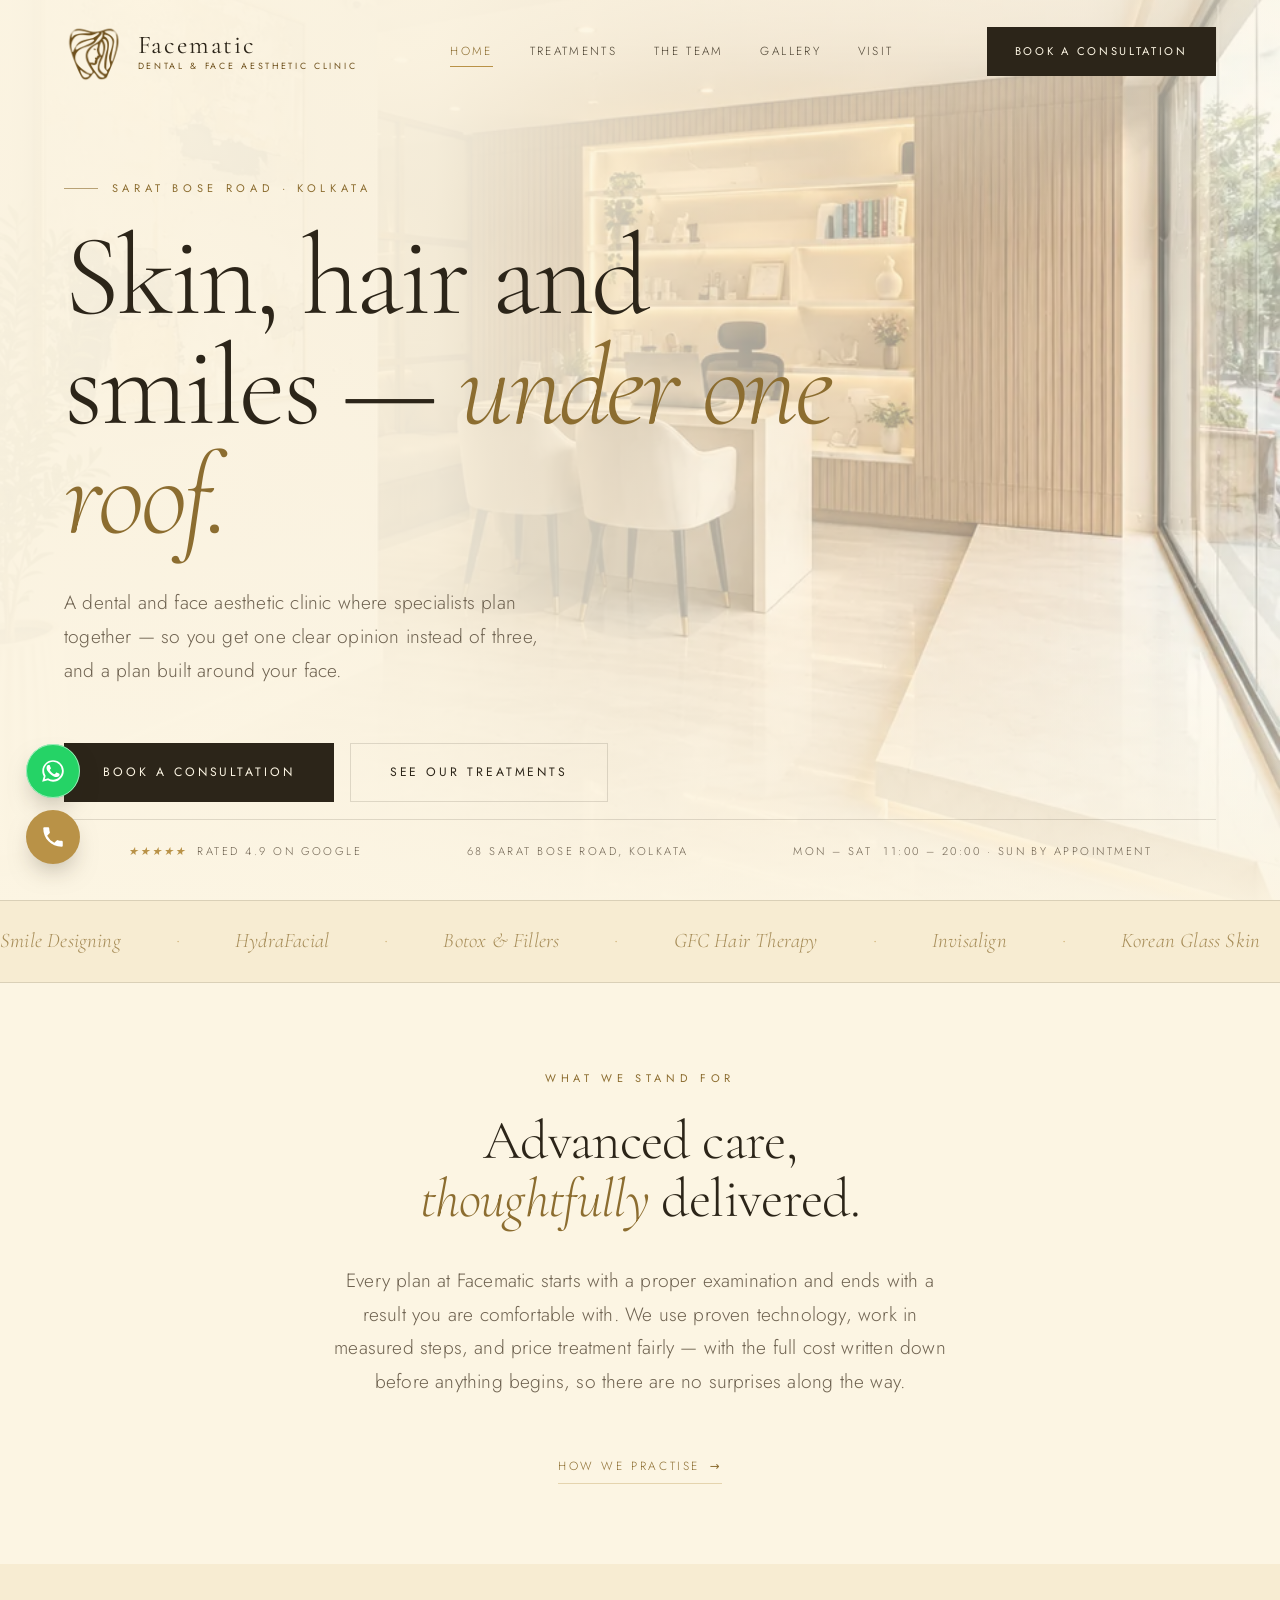
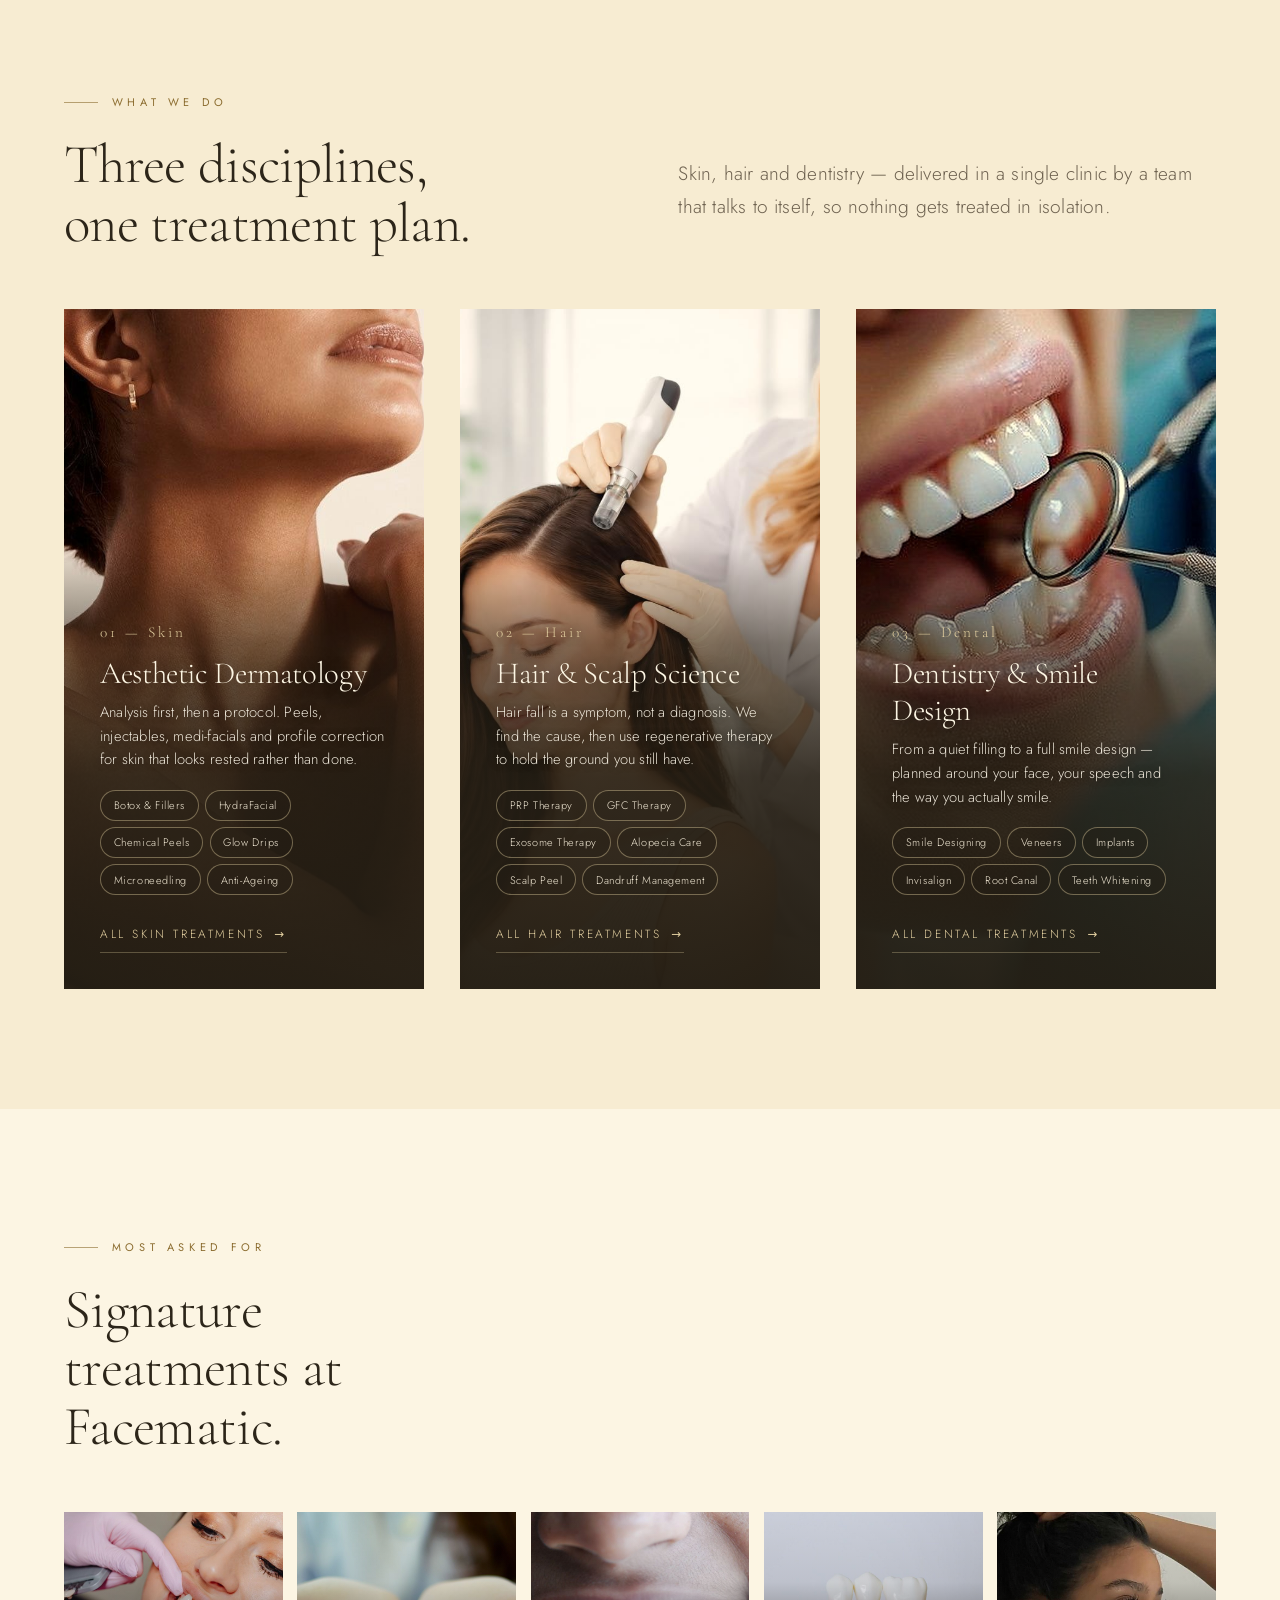
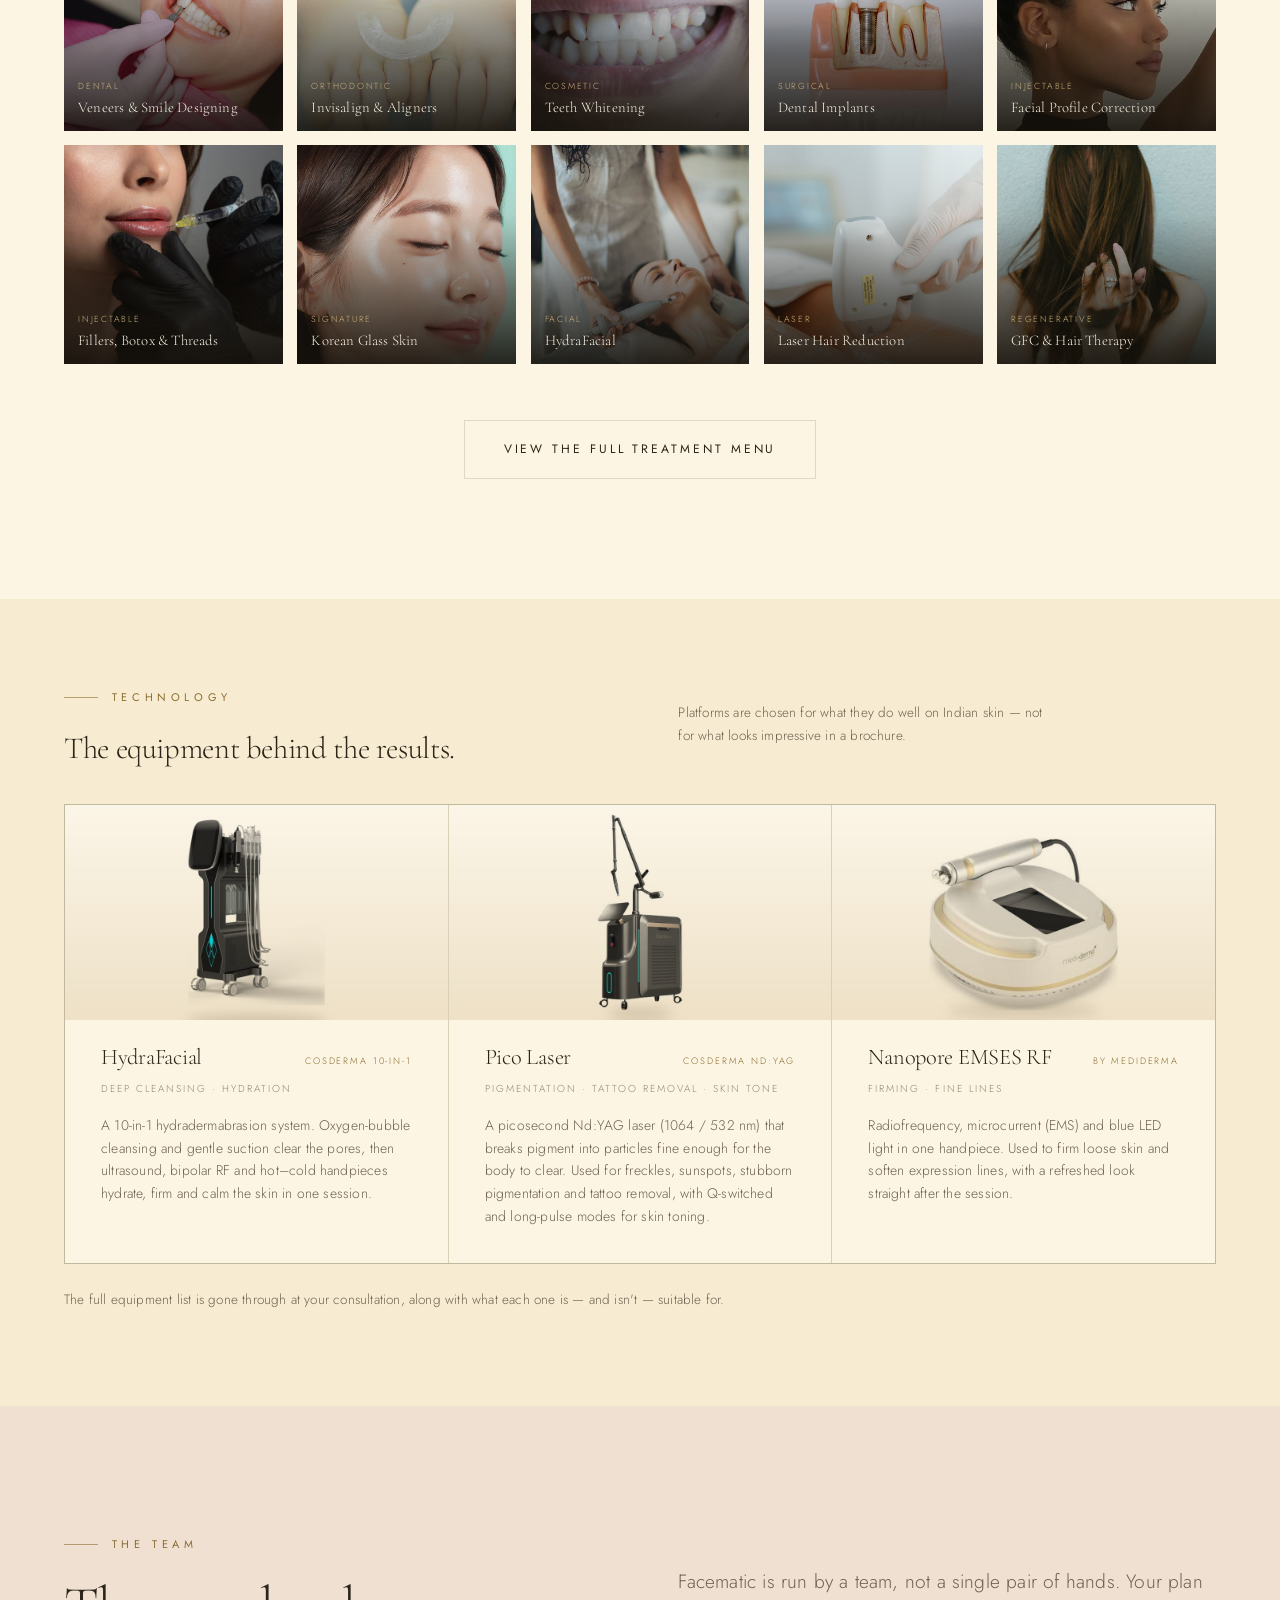
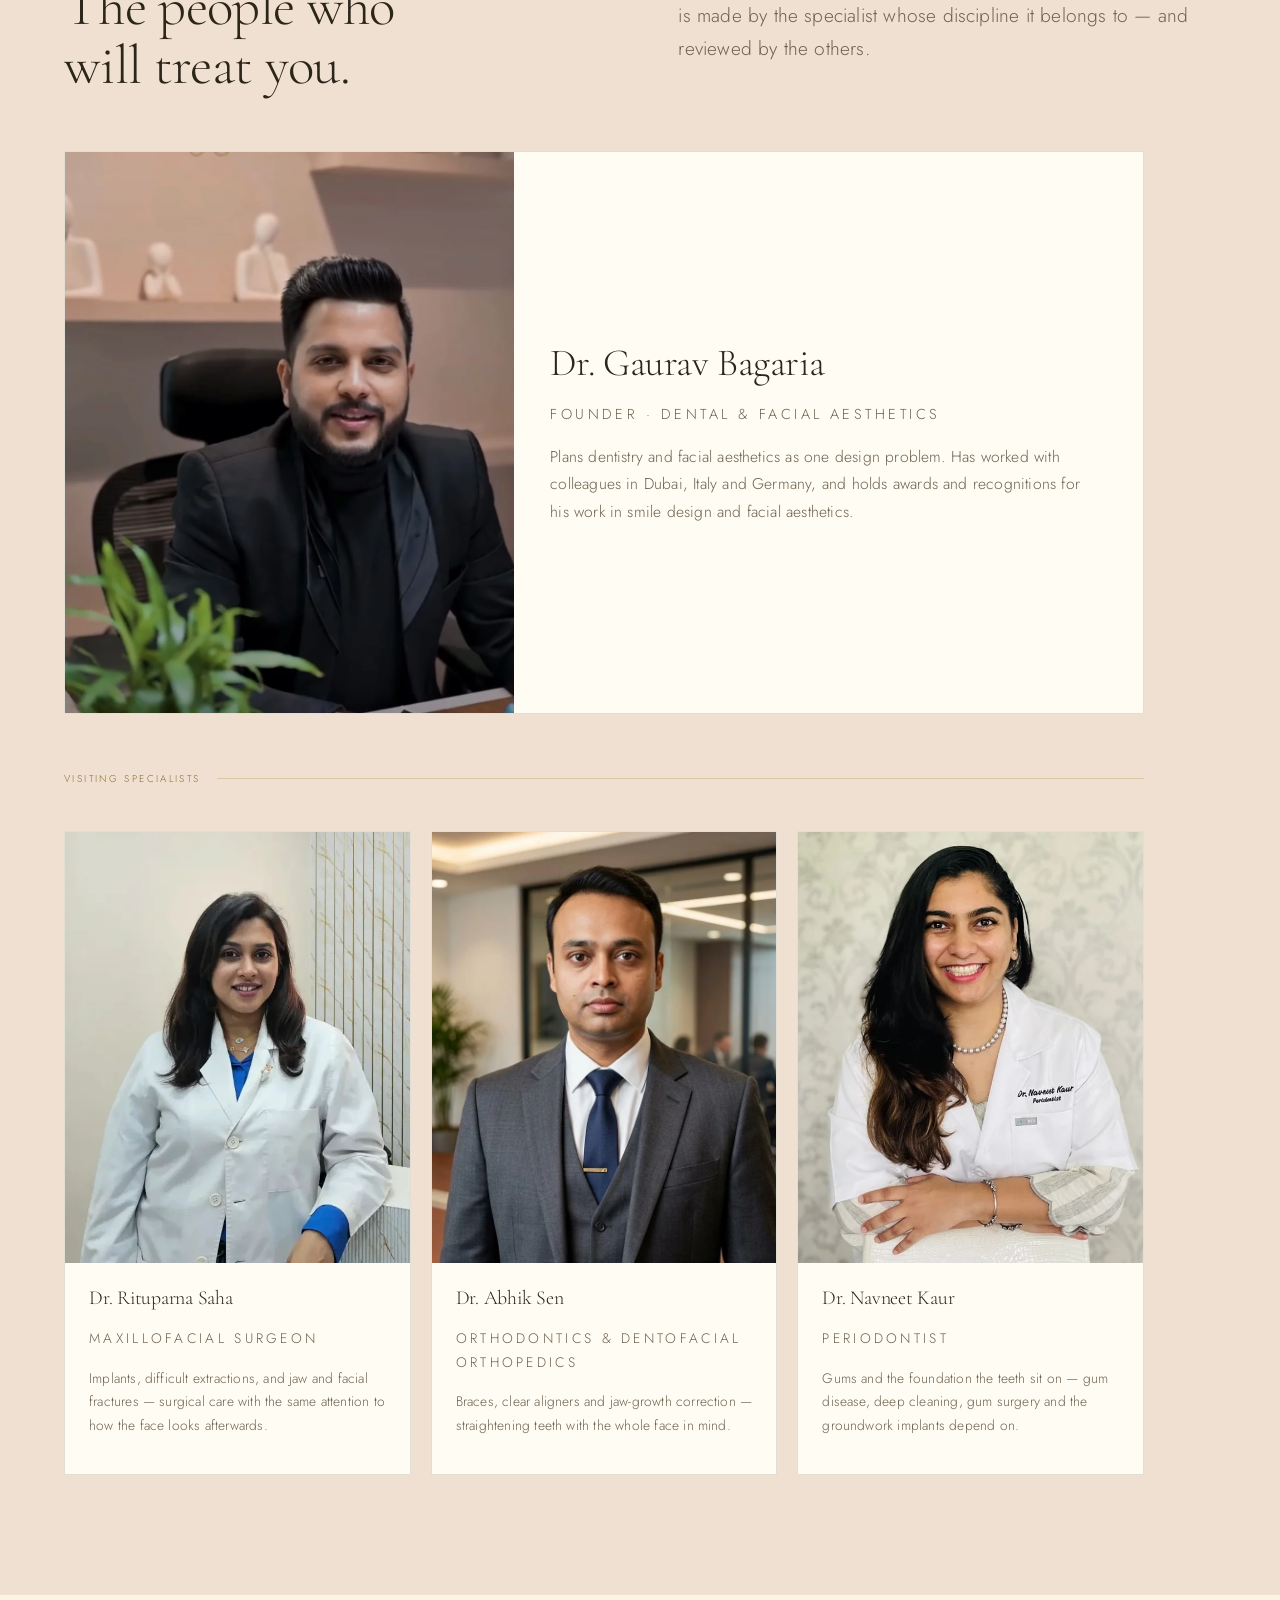
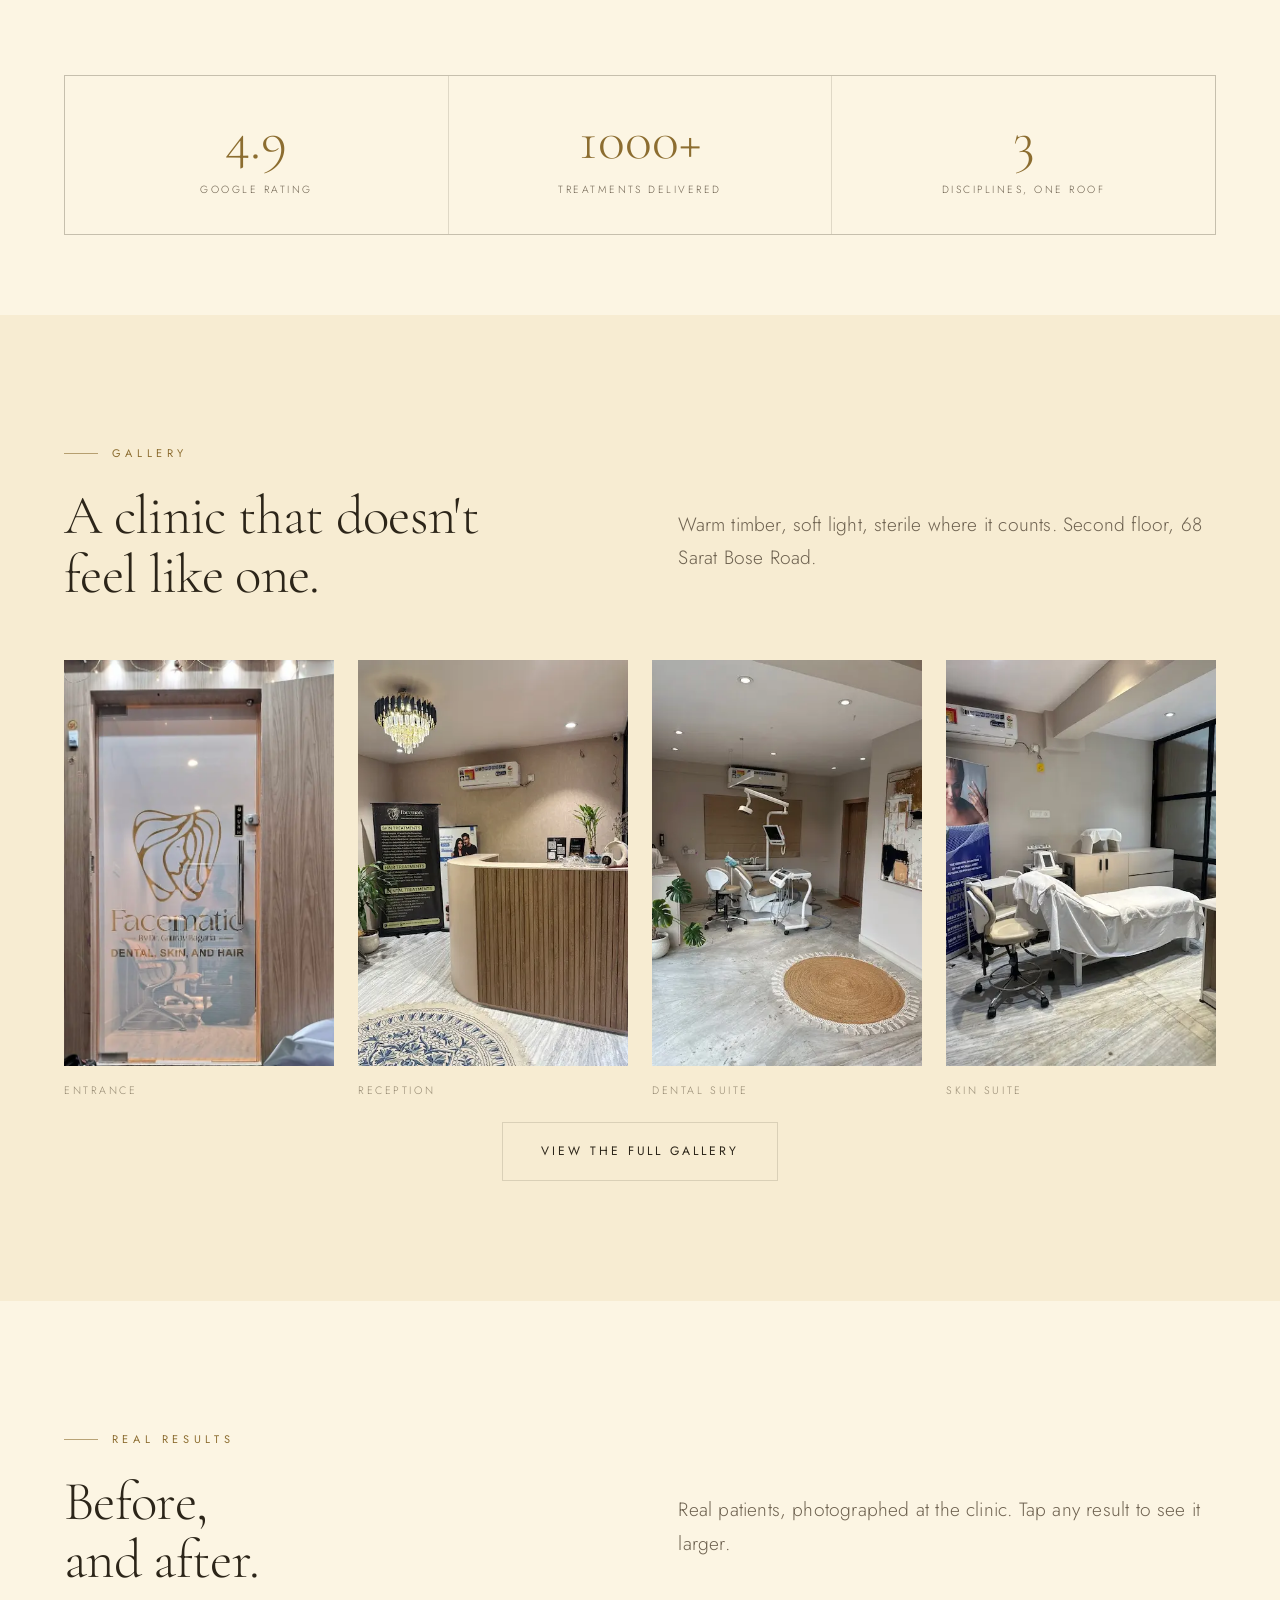
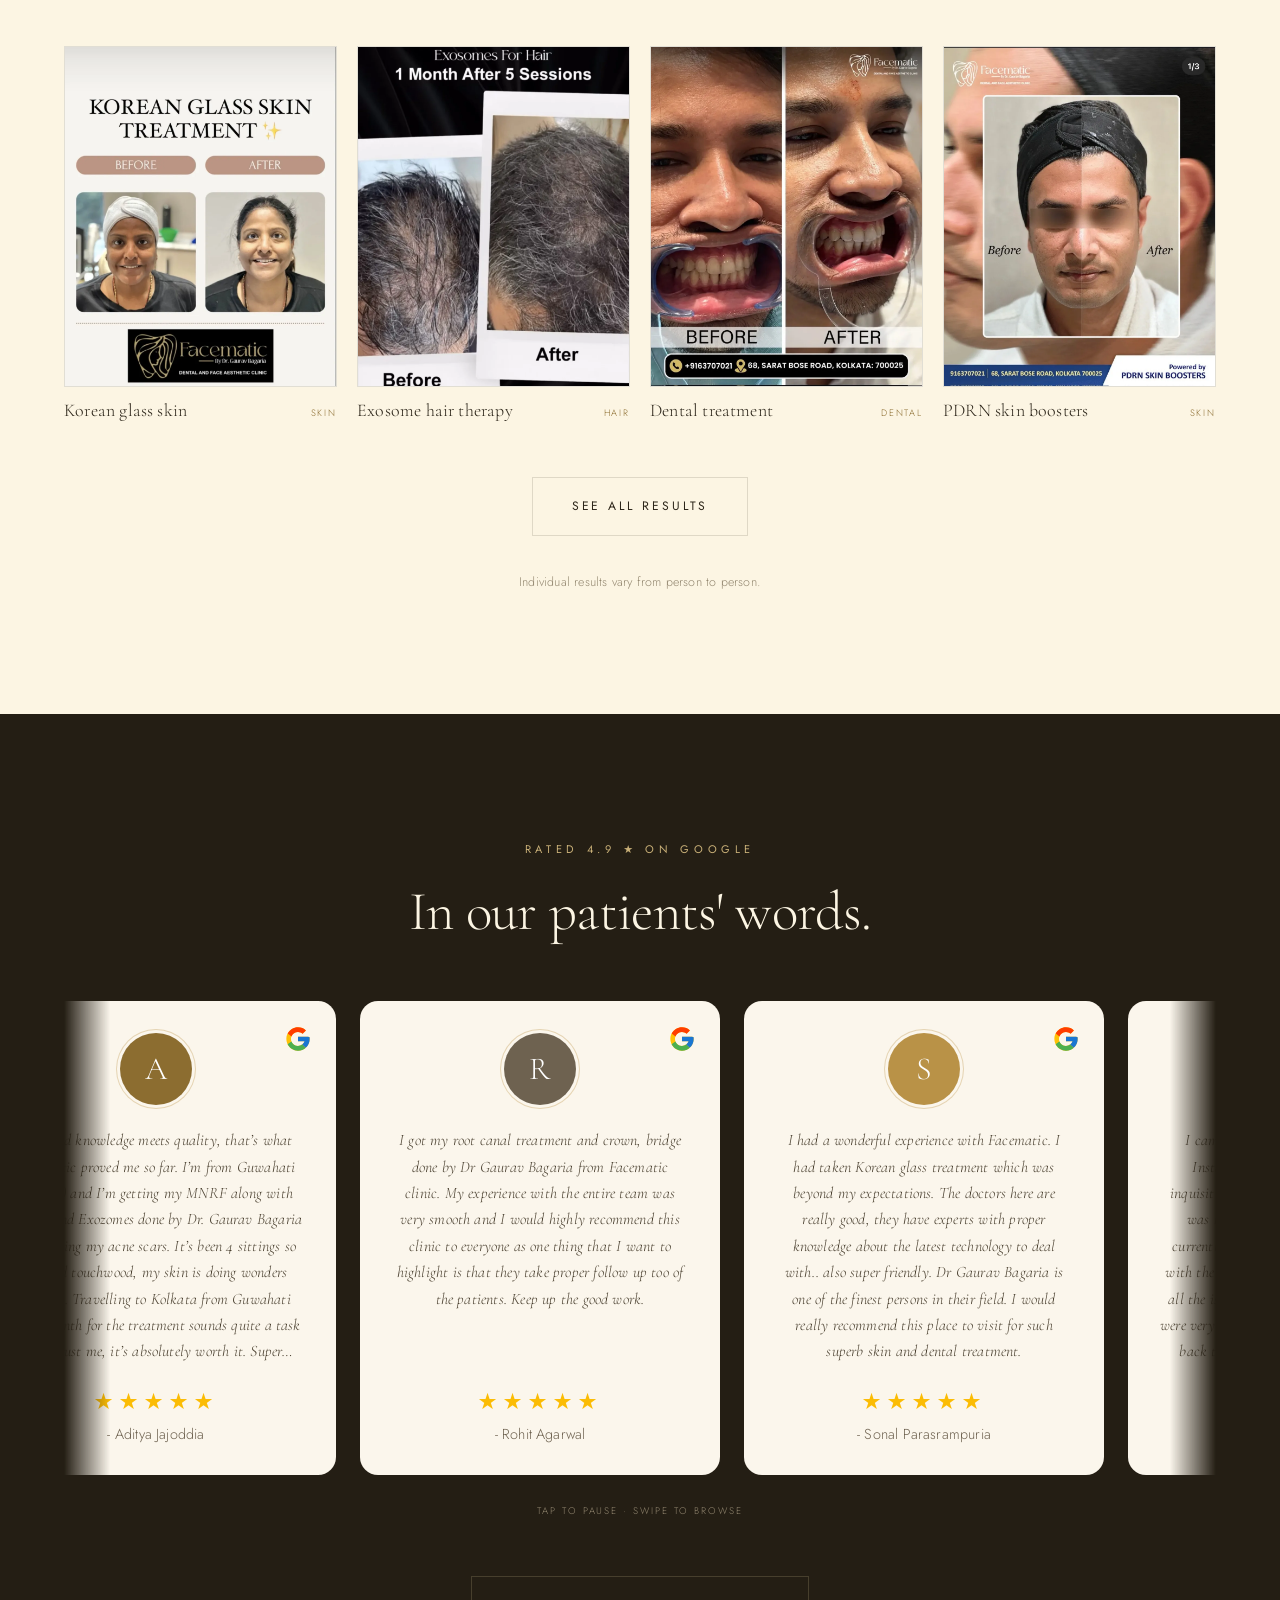
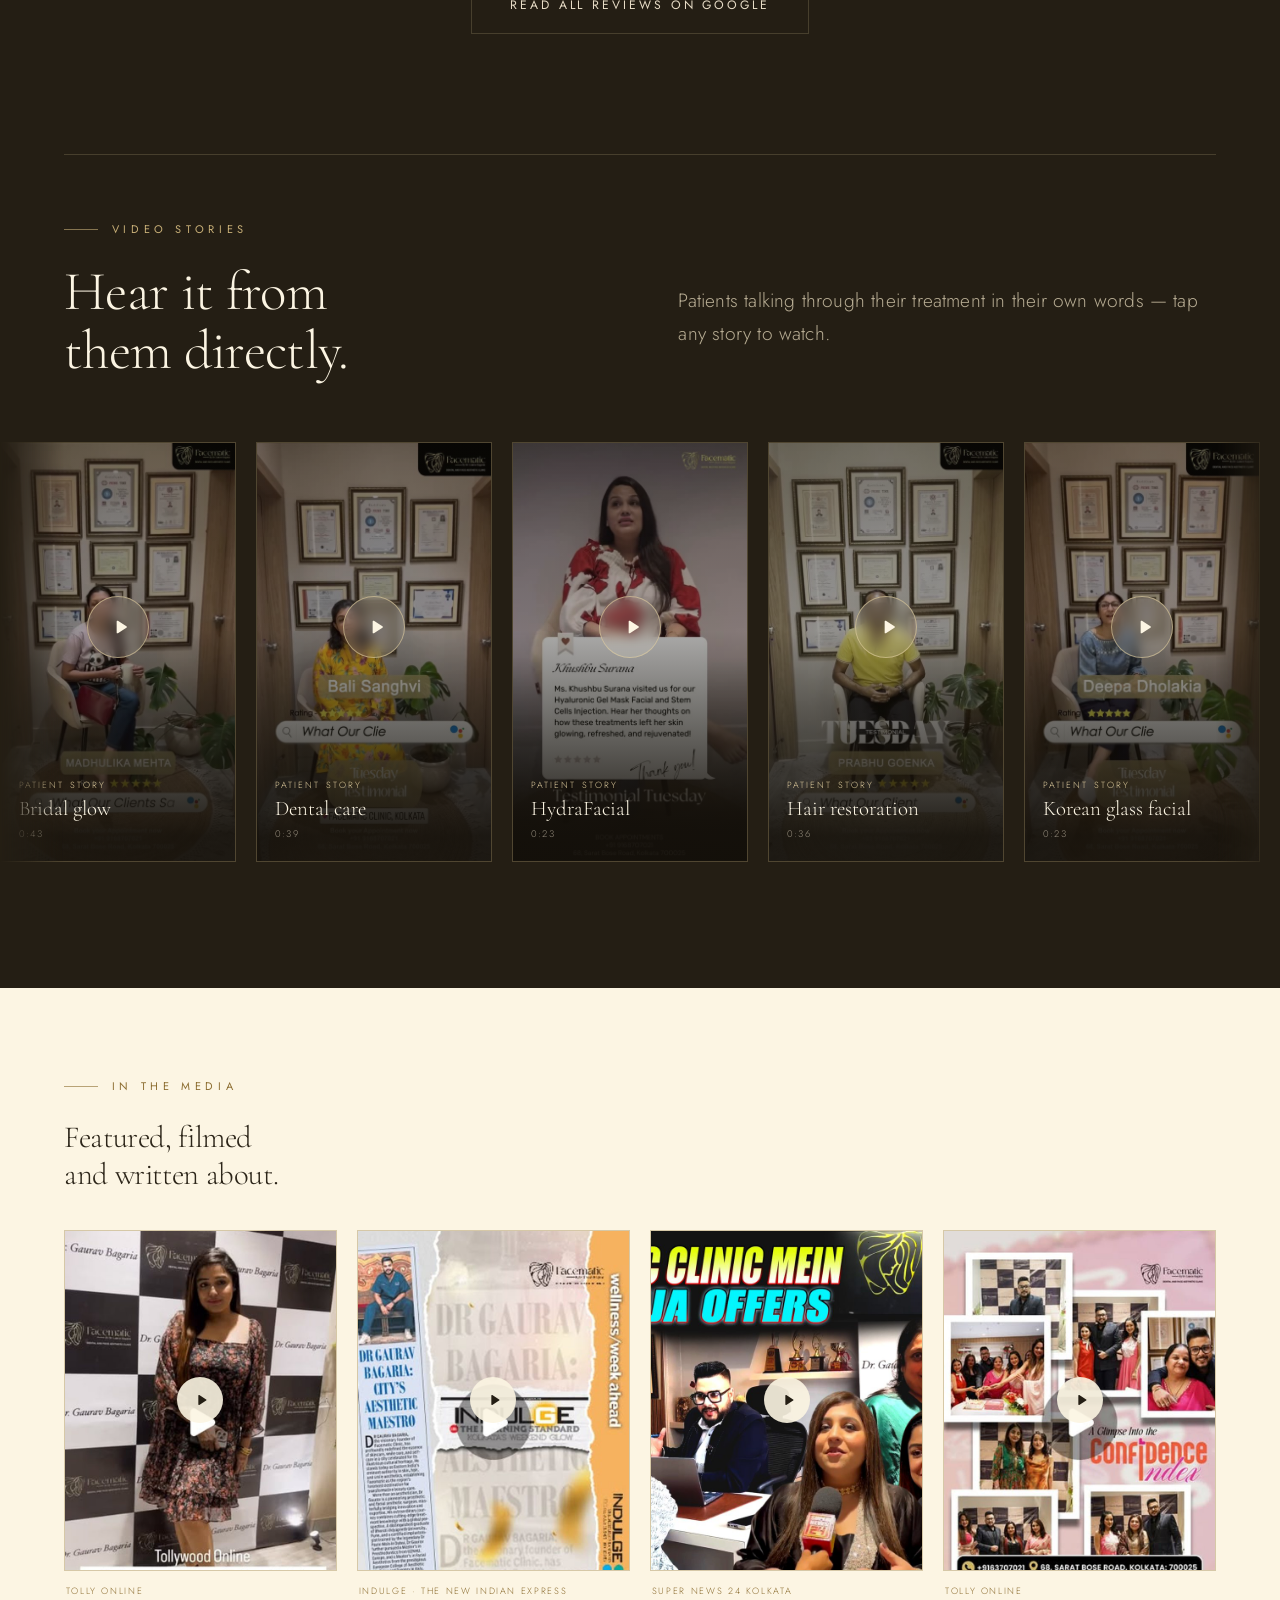
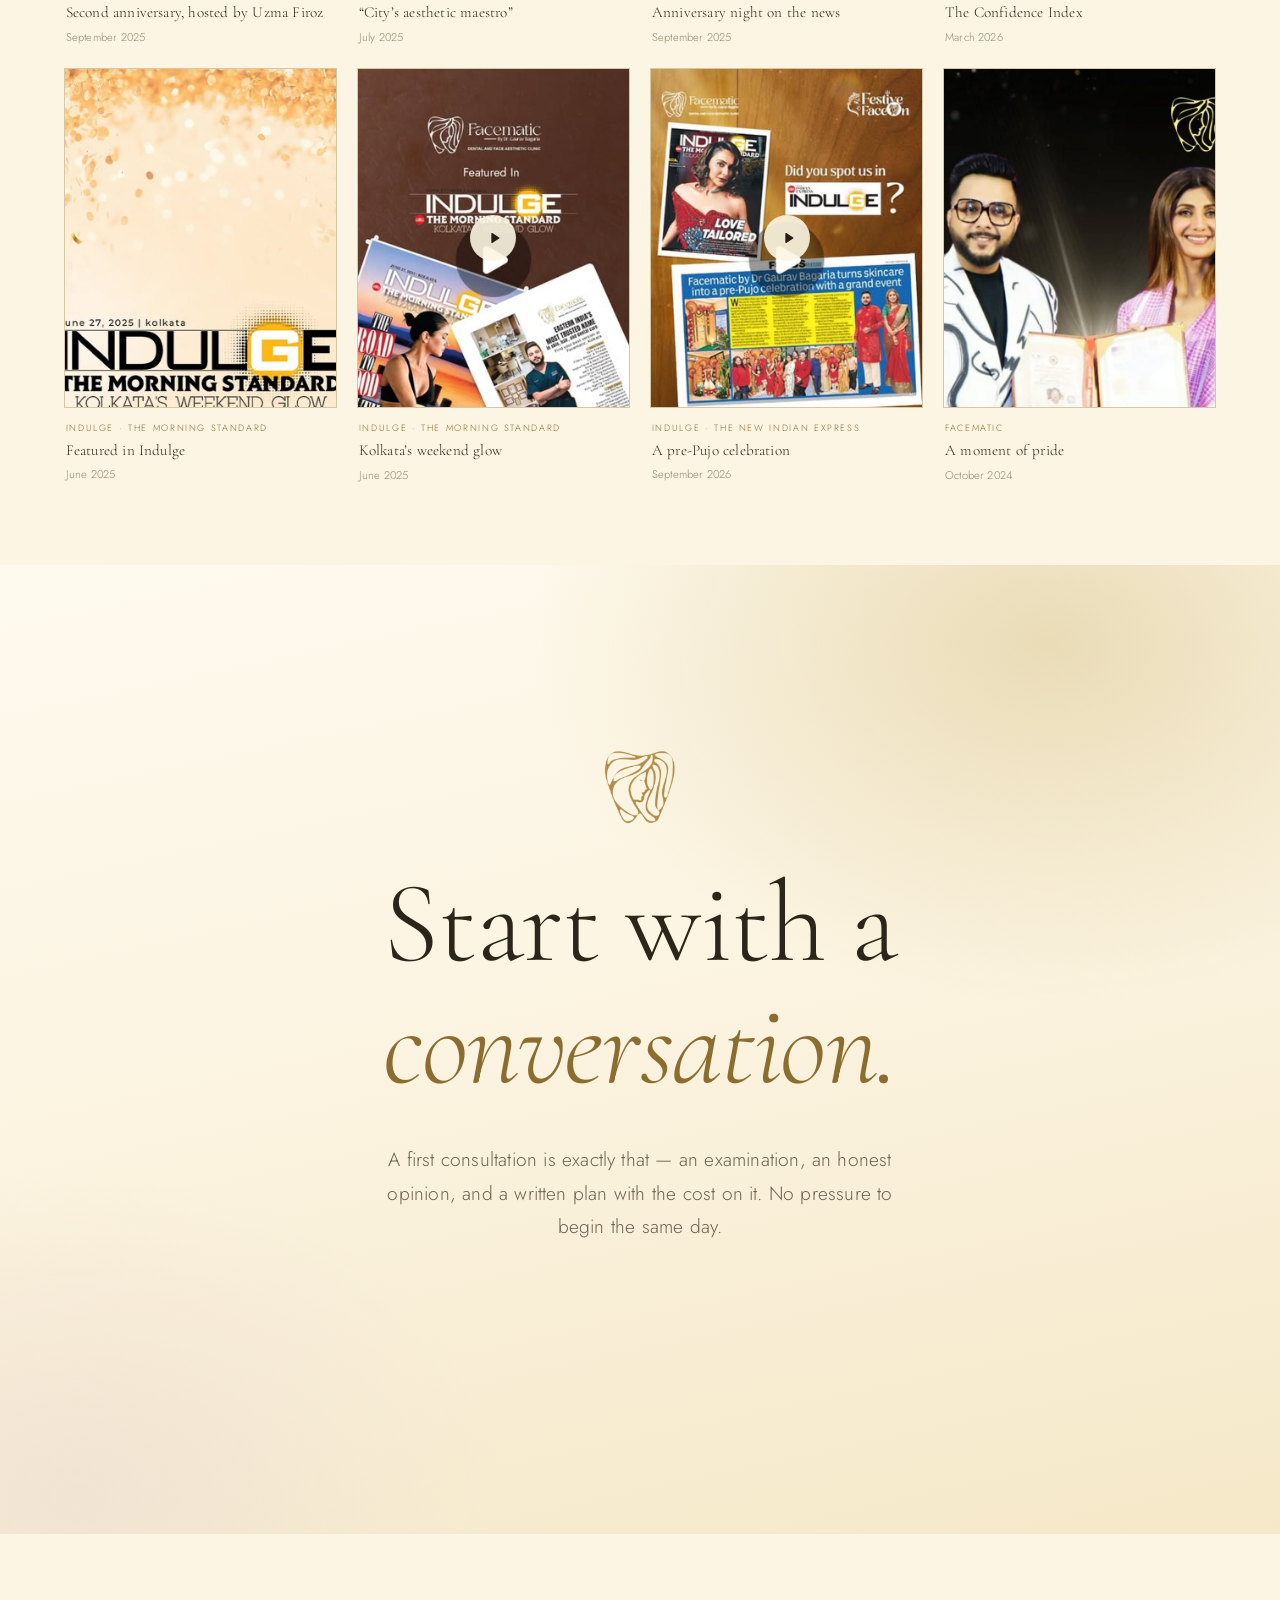
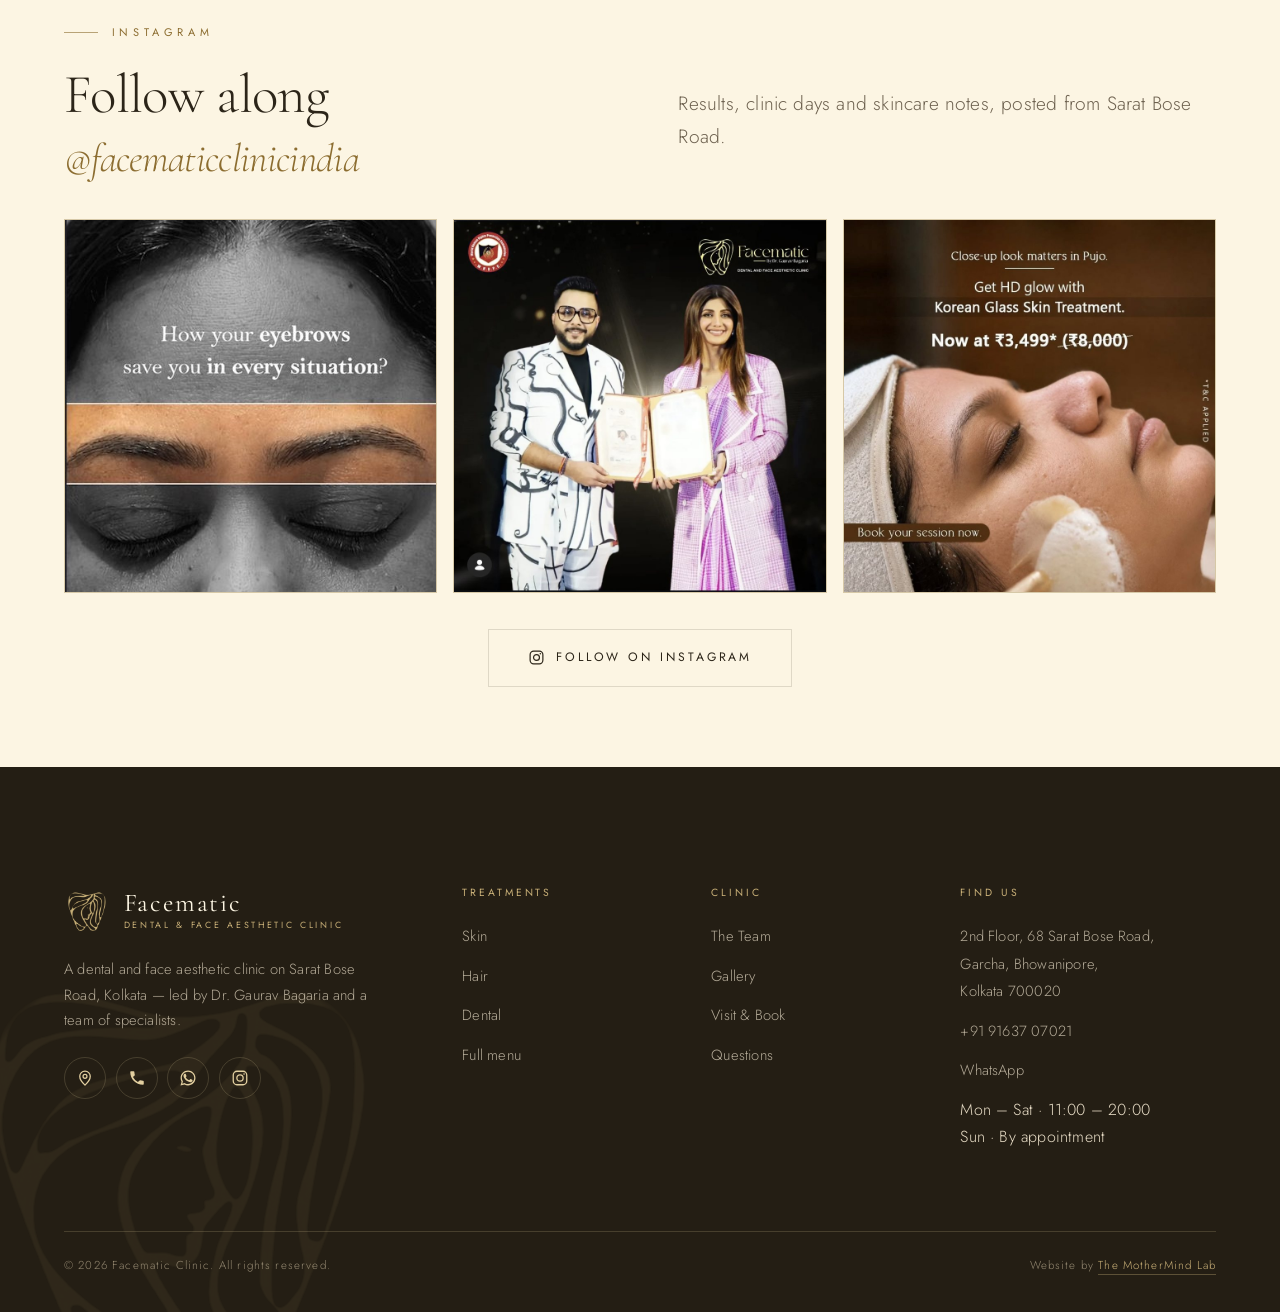
<file: index.html>
<!DOCTYPE html>
<html lang="en">
<head>
<meta charset="utf-8">
<meta name="viewport" content="width=device-width, initial-scale=1">
<title>Facematic — Dental &amp; Face Aesthetic Clinic | Sarat Bose Road, Kolkata</title>
<meta name="description" content="Facematic is a dental and face aesthetic clinic on Sarat Bose Road, Kolkata, led by Dr. Gaurav Bagaria and a team of specialists. Skin, hair and dental treatment, planned together by one team. 4.9★ on Google.">
<link rel="canonical" href="https://facematic.in/">
<meta property="og:type" content="website">
<meta property="og:site_name" content="Facematic">
<meta property="og:title" content="Facematic — Dental &amp; Face Aesthetic Clinic | Sarat Bose Road, Kolkata">
<meta property="og:description" content="Facematic is a dental and face aesthetic clinic on Sarat Bose Road, Kolkata, led by Dr. Gaurav Bagaria and a team of specialists. Skin, hair and dental treatment, planned together by one team. 4.9★ on Google.">
<meta property="og:url" content="https://facematic.in/">
<meta property="og:image" content="https://facematic.in/assets/img/og-image.jpg">
<meta name="twitter:card" content="summary_large_image">
<link rel="icon" href="assets/img/mark-brand.png">
<link rel="stylesheet" href="assets/css/facematic.css?v=54">
</head>
<body class="has-photo-hero">

<header class="hdr">
  <div class="wrap hdr-inner">
    <a class="brand" href="index.html">
      <img src="assets/img/mark-header.png" alt="Facematic logo">
      <span class="brand-txt">
        <span class="brand-name">Facematic</span>
        <span class="brand-sub">Dental &amp; Face Aesthetic Clinic</span>
      </span>
    </a>
    <nav class="nav">
      <a href="index.html" aria-current="page">Home</a>
      <a href="treatments.html">Treatments</a>
      <a href="about.html">The Team</a>
      <a href="gallery.html">Gallery</a>
      <a href="contact.html">Visit</a>
    </nav>
    <div class="hdr-cta">
      <a class="phone-link" href="tel:+919163707021">+91 91637 07021</a>
      <a class="btn btn-sm" href="contact.html">Book a consultation</a>
    </div>
    <button class="burger" aria-label="Open menu"><span></span><span></span><span></span></button>
  </div>
</header>

<div class="mobile-menu">
  <a href="index.html">Home</a>
  <a href="treatments.html">Treatments</a>
  <a href="about.html">The Team</a>
  <a href="gallery.html">Gallery</a>
  <a href="contact.html">Visit</a>
  <a class="btn btn-gold" href="tel:+919163707021">Call the clinic</a>
</div>

<!-- ============ HERO ============ -->
<section class="hero">
  <div class="hero-bg"></div>
  <picture class="hero-photo">
    <source media="(min-width: 861px)" srcset="assets/img/hero-desktop.webp">
    <img src="assets/img/hero-mobile.webp" alt="The Facematic consultation lounge" width="960" height="1280" fetchpriority="high">
  </picture>
  <img class="hero-mark" src="assets/img/mark-gold.png" alt="">
  <div class="hero-grain"></div>
  <div class="wrap hero-inner">
    <a class="hero-offer reveal in" href="#pujo-offer" data-offer-ends="2026-10-15"><b>Pujo offer</b> 50% off festive skin prep <span class="arw">&rarr;</span></a>
    <p class="eyebrow reveal in">Sarat Bose Road &middot; Kolkata</p>
    <h1 class="reveal in d1">Skin, hair and smiles &mdash; <em>under one roof.</em></h1>
    <p class="lede reveal in d2">
      A dental and face aesthetic clinic where specialists plan together &mdash; so you get one
      clear opinion instead of three, and a plan built around your face.
    </p>
    <div class="hero-actions reveal in d3">
      <a class="btn" href="contact.html">Book a consultation</a>
      <a class="btn btn-ghost" href="treatments.html">See our treatments</a>
    </div>
  </div>
  <div class="wrap hero-meta">
    <span><em class="stars">&#9733;&#9733;&#9733;&#9733;&#9733;</em> &nbsp;Rated 4.9 on Google</span>
    <span>68 Sarat Bose Road, Kolkata</span>
    <span>Mon &ndash; Sat &nbsp;11:00 &ndash; 20:00 &middot; Sun by appointment</span>
  </div>
</section>

<!-- ============ FESTIVE OFFER (temporary — Pujo Skin Prep) ============
     Hides itself automatically after data-offer-ends (YYYY-MM-DD). To remove it early, delete this
     section and the "Pujo offer" pill at the top of the hero. -->
<section class="fest" id="pujo-offer" data-offer-ends="2026-10-15" aria-label="Pujo Skin Prep festive offer">
  <div class="hero-grain"></div>
  <img class="fest-lotus" src="assets/img/festive/lotus-light.png" alt="">
  <div class="fest-inner">
    <div class="fest-copy">
      <p class="eyebrow">Durga Puja &middot; Festive offer</p>
      <h2>Pujo-ready skin,<br><em>at 50% off.</em></h2>
      <p class="fest-lede">Our festive skin prep, timed so you glow through every pandal and every photo.
        Limited period only.</p>
      <div class="fest-offers">
        <div class="fest-card">
          <span class="fest-name">Skin Boosters</span>
          <div class="fest-price"><span class="fest-now">&#8377;5,499<sup>*</sup></span><s class="fest-was">&#8377;10,800</s></div>
        </div>
        <div class="fest-card">
          <span class="fest-name">Korean Glass Skin Treatment</span>
          <div class="fest-price"><span class="fest-now">&#8377;3,499<sup>*</sup></span><s class="fest-was">&#8377;8,000</s></div>
        </div>
      </div>
      <div class="fest-actions">
        <a class="btn" href="contact.html#book">Book your Pujo glow</a>
        <a class="btn btn-ghost" href="https://wa.me/919163707021?text=Hi%2C%20I%27d%20like%20to%20book%20the%20Pujo%20Skin%20Prep%20offer." target="_blank" rel="noopener">WhatsApp to book</a>
      </div>
      <p class="fest-tc">*T&amp;C apply. Offer valid for a limited period.</p>
    </div>
    <div class="fest-art" aria-hidden="true">
      <img class="fest-bells" src="assets/img/festive/bells-light.png" alt="">
      <div class="fest-seal"><span class="fest-seal-n">50<small>%</small></span><span class="fest-seal-t">off</span></div>
      <img class="fest-dhak" src="assets/img/festive/dhak-light.png" alt="">
      <img class="fest-durga" src="assets/img/festive/durga-light.png" alt="">
    </div>
  </div>
</section>

<!-- ============ MARQUEE ============ -->
<div class="marq" aria-hidden="true">
  <div class="marq-track">
    <span>Smile Designing</span><span>HydraFacial</span><span>Botox &amp; Fillers</span>
    <span>GFC Hair Therapy</span><span>Invisalign</span><span>Korean Glass Skin</span>
    <span>Dental Implants</span><span>Exosome Therapy</span><span>Laser Hair Reduction</span>
    <span>Veneers</span>
    <span>Smile Designing</span><span>HydraFacial</span><span>Botox &amp; Fillers</span>
    <span>GFC Hair Therapy</span><span>Invisalign</span><span>Korean Glass Skin</span>
    <span>Dental Implants</span><span>Exosome Therapy</span><span>Laser Hair Reduction</span>
    <span>Veneers</span>
  </div>
</div>

<!-- ============ PHILOSOPHY ============ -->
<section class="section-sm">
  <div class="wrap-narrow center">
    <p class="eyebrow solo reveal">What we stand for</p>
    <h2 class="h2 reveal d1" style="max-width:20ch;margin-inline:auto">
      Advanced care, <em class="italic gold">thoughtfully</em> delivered.
    </h2>
    <p class="lede center mx-auto mt4 reveal d2" style="max-width:58ch">
      Every plan at Facematic starts with a proper examination and ends with a result you are
      comfortable with. We use proven technology, work in measured steps, and price treatment
      fairly &mdash; with the full cost written down before anything begins, so there are no
      surprises along the way.
    </p>
    <a class="link-u mt4 reveal d3" href="about.html">How we practise <span class="arw">&rarr;</span></a>
  </div>
</section>

<!-- ============ THREE PILLARS ============ -->
<section class="section tint">
  <div class="wrap">
    <div class="split" style="align-items:end;margin-bottom:var(--s5)">
      <div class="reveal">
        <p class="eyebrow">What we do</p>
        <h2 class="h2">Three disciplines,<br>one treatment plan.</h2>
      </div>
      <p class="lede reveal d1" style="padding-bottom:.5rem">
        Skin, hair and dentistry &mdash; delivered in a single clinic by a team that talks to itself,
        so nothing gets treated in isolation.
      </p>
    </div>

    <div class="grid g3">
      <article class="pillar reveal">
        <img src="assets/img/w-skin.jpg" alt="Glowing, even skin after aesthetic skin treatment" style="object-position:68% 0">
        <div class="pillar-body">
        <span class="num">01 &mdash; Skin</span>
        <h3 class="h3">Aesthetic Dermatology</h3>
        <p>Analysis first, then a protocol. Peels, injectables, medi-facials and profile correction
           for skin that looks rested rather than done.</p>
        <div class="chips" style="margin-bottom:var(--s4)">
          <span class="chip">Botox &amp; Fillers</span><span class="chip">HydraFacial</span>
          <span class="chip">Chemical Peels</span><span class="chip">Glow Drips</span>
          <span class="chip">Microneedling</span><span class="chip">Anti-Ageing</span>
        </div>
        <a class="link-u" href="treatments.html#skin">All skin treatments <span class="arw">&rarr;</span></a>
        </div>
      </article>

      <article class="pillar reveal d1">
        <img src="assets/img/w-hair.jpg" alt="Scalp treatment for hair restoration">
        <div class="pillar-body">
        <span class="num">02 &mdash; Hair</span>
        <h3 class="h3">Hair &amp; Scalp Science</h3>
        <p>Hair fall is a symptom, not a diagnosis. We find the cause, then use regenerative
           therapy to hold the ground you still have.</p>
        <div class="chips" style="margin-bottom:var(--s4)">
          <span class="chip">PRP Therapy</span><span class="chip">GFC Therapy</span>
          <span class="chip">Exosome Therapy</span><span class="chip">Alopecia Care</span>
          <span class="chip">Scalp Peel</span><span class="chip">Dandruff Management</span>
        </div>
        <a class="link-u" href="treatments.html#hair">All hair treatments <span class="arw">&rarr;</span></a>
        </div>
      </article>

      <article class="pillar reveal d2">
        <img src="assets/img/w-dental.jpg" alt="Dental examination of a bright, healthy smile">
        <div class="pillar-body">
        <span class="num">03 &mdash; Dental</span>
        <h3 class="h3">Dentistry &amp; Smile Design</h3>
        <p>From a quiet filling to a full smile design &mdash; planned around your face, your
           speech and the way you actually smile.</p>
        <div class="chips" style="margin-bottom:var(--s4)">
          <span class="chip">Smile Designing</span><span class="chip">Veneers</span>
          <span class="chip">Implants</span><span class="chip">Invisalign</span>
          <span class="chip">Root Canal</span><span class="chip">Teeth Whitening</span>
        </div>
        <a class="link-u" href="treatments.html#dental">All dental treatments <span class="arw">&rarr;</span></a>
        </div>
      </article>
    </div>
  </div>
</section>

<!-- ============ SIGNATURE TREATMENTS ============ -->
<section class="section">
  <div class="wrap">
    <p class="eyebrow reveal">Most asked for</p>
    <h2 class="h2 reveal d1" style="max-width:16ch;margin-bottom:var(--s5)">Signature treatments at Facematic.</h2>

    <div class="tgrid reveal d1">
      <a class="ttile" href="treatments.html#dental">
        <img src="assets/img/t-veneers.jpg" alt="Close-up of veneer shade matching at a dental clinic" loading="lazy" width="800" height="800">
        <span class="ttile-txt">
          <span class="tag2">Dental</span>
          <span class="nm2">Veneers &amp; Smile Designing</span>
        </span>
      </a>
      <a class="ttile" href="treatments.html#dental">
        <img src="assets/img/t-aligners.jpg" alt="A clear orthodontic aligner tray" loading="lazy" width="800" height="800">
        <span class="ttile-txt">
          <span class="tag2">Orthodontic</span>
          <span class="nm2">Invisalign &amp; Aligners</span>
        </span>
      </a>
      <a class="ttile" href="treatments.html#dental">
        <img src="assets/img/t-whitening.jpg" alt="Close-up of a bright, even smile" loading="lazy" width="800" height="800">
        <span class="ttile-txt">
          <span class="tag2">Cosmetic</span>
          <span class="nm2">Teeth Whitening</span>
        </span>
      </a>
      <a class="ttile" href="treatments.html#dental">
        <img src="assets/img/t-implants.jpg" alt="Anatomical model of a dental implant" loading="lazy" width="800" height="800">
        <span class="ttile-txt">
          <span class="tag2">Surgical</span>
          <span class="nm2">Dental Implants</span>
        </span>
      </a>
      <a class="ttile" href="treatments.html#skin">
        <img src="assets/img/t-profile.jpg" alt="Side profile of a woman's face and jawline" loading="lazy" width="800" height="800">
        <span class="ttile-txt">
          <span class="tag2">Injectable</span>
          <span class="nm2">Facial Profile Correction</span>
        </span>
      </a>
      <a class="ttile" href="treatments.html#skin">
        <img src="assets/img/t-injectables.jpg" alt="A practitioner performing a precise facial injection" loading="lazy" width="800" height="800">
        <span class="ttile-txt">
          <span class="tag2">Injectable</span>
          <span class="nm2">Fillers, Botox &amp; Threads</span>
        </span>
      </a>
      <a class="ttile" href="treatments.html#skin">
        <img src="assets/img/t-glassskin.jpg" alt="Close-up of clear, hydrated skin" loading="lazy" width="800" height="800">
        <span class="ttile-txt">
          <span class="tag2">Signature</span>
          <span class="nm2">Korean Glass Skin</span>
        </span>
      </a>
      <a class="ttile" href="treatments.html#skin">
        <img src="assets/img/t-hydrafacial.jpg" alt="A hydrating facial treatment in progress" loading="lazy" width="800" height="800">
        <span class="ttile-txt">
          <span class="tag2">Facial</span>
          <span class="nm2">HydraFacial</span>
        </span>
      </a>
      <a class="ttile" href="treatments.html#skin">
        <img src="assets/img/t-laserhair.jpg" alt="A medical laser handpiece treating the skin" loading="lazy" width="800" height="800">
        <span class="ttile-txt">
          <span class="tag2">Laser</span>
          <span class="nm2">Laser Hair Reduction</span>
        </span>
      </a>
      <a class="ttile" href="treatments.html#hair">
        <img src="assets/img/t-hairtherapy.jpg" alt="Close-up of healthy, full hair" loading="lazy" width="800" height="800">
        <span class="ttile-txt">
          <span class="tag2">Regenerative</span>
          <span class="nm2">GFC &amp; Hair Therapy</span>
        </span>
      </a>
    </div>

    <div class="center mt5 reveal">
      <a class="btn btn-ghost" href="treatments.html">View the full treatment menu</a>
    </div>
  </div>
</section>

<!-- ============ TECHNOLOGY ============ -->
<section class="section-sm tint" id="technology">
  <div class="wrap">
    <div class="split" style="align-items:end;margin-bottom:var(--s4)">
      <div class="reveal">
        <p class="eyebrow">Technology</p>
        <h2 class="h3">The equipment behind the results.</h2>
      </div>
      <p class="small reveal d1" style="max-width:46ch;padding-bottom:.35rem">
        Platforms are chosen for what they do well on Indian skin &mdash; not for what
        looks impressive in a brochure.
      </p>
    </div>

    <div class="machgrid reveal">
      <article class="mach">
        <div class="mach-img"><img src="assets/img/m-hydrafacial.jpg" alt="Cosderma HydraFacial machine at Facematic"></div>
        <div class="mach-top">
          <h3>HydraFacial</h3>
          <span class="mach-tag">Cosderma 10-in-1</span>
        </div>
        <span class="mach-use">Deep cleansing &middot; Hydration</span>
        <p>A 10-in-1 hydradermabrasion system. Oxygen-bubble cleansing and gentle suction clear the pores, then
           ultrasound, bipolar RF and hot&ndash;cold handpieces hydrate, firm and calm the skin in one session.</p>
      </article>

      <article class="mach">
        <div class="mach-img"><img src="assets/img/m-picolaser.jpg" alt="Cosderma pico laser machine at Facematic"></div>
        <div class="mach-top">
          <h3>Pico Laser</h3>
          <span class="mach-tag">Cosderma Nd:YAG</span>
        </div>
        <span class="mach-use">Pigmentation &middot; Tattoo removal &middot; Skin tone</span>
        <p>A picosecond Nd:YAG laser (1064 / 532 nm) that breaks pigment into particles fine enough for the
           body to clear. Used for freckles, sunspots, stubborn pigmentation and tattoo removal, with
           Q-switched and long-pulse modes for skin toning.</p>
      </article>

      <article class="mach">
        <div class="mach-img"><img src="assets/img/m-nanopore.jpg" alt="Mediderma Nanopore EMSES RF device at Facematic"></div>
        <div class="mach-top">
          <h3>Nanopore EMSES RF</h3>
          <span class="mach-tag">by Mediderma</span>
        </div>
        <span class="mach-use">Firming &middot; Fine lines</span>
        <p>Radiofrequency, microcurrent (EMS) and blue LED light in one handpiece. Used to firm loose skin and
           soften expression lines, with a refreshed look straight after the session.</p>
      </article>
    </div>

    <p class="small reveal d1" style="margin-top:var(--s3)">
      The full equipment list is gone through at your consultation, along with what each one is
      &mdash; and isn't &mdash; suitable for.
    </p>
  </div>
</section>

<!-- ============ THE TEAM ============ -->
<section class="section nude" id="team">
  <div class="wrap">
    <div class="split" style="align-items:end;margin-bottom:var(--s5)">
      <div class="reveal">
        <p class="eyebrow">The team</p>
        <h2 class="h2">The people who<br>will treat you.</h2>
      </div>
      <p class="lede reveal d1" style="padding-bottom:.5rem">
        Facematic is run by a team, not a single pair of hands. Your plan is made by the specialist
        whose discipline it belongs to &mdash; and reviewed by the others.
      </p>
    </div>

    <div class="team-v2 reveal">
      <article class="doc doc-lead reveal">
        <div class="doc-img"><img src="assets/img/dr-gaurav-bagaria.webp" alt="Dr. Gaurav Bagaria, founder of Facematic"></div>
        <div class="doc-body">
          <h3 class="h3">Dr. Gaurav Bagaria</h3>
          <p class="doc-role">Founder &middot; Dental &amp; Facial Aesthetics</p>
          <p>Plans dentistry and facial aesthetics as one design problem. Has worked with colleagues
             in Dubai, Italy and Germany, and holds awards and recognitions for his work in smile
             design and facial aesthetics.</p>
        </div>
      </article>
      <p class="team-sub-label">Visiting specialists</p>
      <div class="team-sub3">
        <article class="doc reveal">
        <div class="doc-img"><img src="assets/img/dr-rituparna-saha.webp" alt="Dr. Rituparna Saha, Maxillofacial Surgeon at Facematic"></div>
        <div class="doc-body">
          <h3 class="h3">Dr. Rituparna Saha</h3>
          <p class="doc-role">Maxillofacial Surgeon</p>
          <p>Implants, difficult extractions, and jaw and facial fractures &mdash; surgical care with
             the same attention to how the face looks afterwards.</p>
        </div>
      </article>
        <article class="doc reveal d1">
        <div class="doc-img"><img src="assets/img/dr-abhik-sen.webp" alt="Dr. Abhik Sen, Orthodontist at Facematic"></div>
        <div class="doc-body">
          <h3 class="h3">Dr. Abhik Sen</h3>
          <p class="doc-role">Orthodontics &amp; Dentofacial Orthopedics</p>
          <p>Braces, clear aligners and jaw-growth correction &mdash; straightening teeth with the
             whole face in mind.</p>
        </div>
      </article>
        <article class="doc reveal d2">
        <div class="doc-img"><img src="assets/img/dr-navneet-kaur.webp" alt="Dr. Navneet Kaur, Periodontist at Facematic"></div>
        <div class="doc-body">
          <h3 class="h3">Dr. Navneet Kaur</h3>
          <p class="doc-role">Periodontist</p>
          <p>Gums and the foundation the teeth sit on &mdash; gum disease, deep cleaning, gum surgery
             and the groundwork implants depend on.</p>
        </div>
      </article>
      </div>
    </div>
  </div>
</section>

<!-- ============ STATS ============ -->
<section class="section-sm">
  <div class="wrap">
    <div class="stats stats-3 reveal">
      <div class="stat"><div class="n"><span data-count="4.9" data-dec="1">4.9</span></div><div class="l">Google rating</div></div>
      <div class="stat"><div class="n"><span data-count="1000" data-suffix="+">1000+</span></div><div class="l">Treatments delivered</div></div>
      <div class="stat"><div class="n"><span data-count="3">3</span></div><div class="l">Disciplines, one roof</div></div>
    </div>
  </div>
</section>

<!-- ============ GALLERY PREVIEW ============ -->
<section class="section tint">
  <div class="wrap">
    <div class="split" style="align-items:end;margin-bottom:var(--s5)">
      <div class="reveal">
        <p class="eyebrow">Gallery</p>
        <h2 class="h2">A clinic that doesn't<br>feel like one.</h2>
      </div>
      <p class="lede reveal d1" style="padding-bottom:.5rem">
        Warm timber, soft light, sterile where it counts. Second floor, 68 Sarat Bose Road.
      </p>
    </div>

    <div class="gal-strip">
      <div class="fig reveal"><img src="assets/img/clinic-entrance.webp" alt="Facematic clinic entrance, Sarat Bose Road"><p class="fig-cap">Entrance</p></div>
      <div class="fig reveal d1"><img src="assets/img/reception-desk.webp" alt="Facematic reception desk"><p class="fig-cap">Reception</p></div>
      <div class="fig reveal d2"><img src="assets/img/dental-suite.webp" alt="Dental suite at Facematic"><p class="fig-cap">Dental suite</p></div>
      <div class="fig reveal d3"><img src="assets/img/skin-suite.webp" alt="Skin treatment suite at Facematic"><p class="fig-cap">Skin suite</p></div>
    </div>

    <div class="center mt5 reveal">
      <a class="btn btn-ghost" href="gallery.html">View the full gallery</a>
    </div>
  </div>
</section>

<!-- ============ RESULTS (before / after) ============ -->
<section class="section" id="results">
  <div class="wrap">
    <div class="split" style="align-items:end;margin-bottom:var(--s5)">
      <div class="reveal">
        <p class="eyebrow">Real results</p>
        <h2 class="h2">Before,<br>and after.</h2>
      </div>
      <p class="lede reveal d1" style="padding-bottom:.5rem">
        Real patients, photographed at the clinic. Tap any result to see it larger.
      </p>
    </div>
    <div class="ba-grid" data-lb-group>
      <figure class="ba-tile reveal" data-cat="skin">
        <button class="ba-open" type="button" data-full="assets/img/results/korean-glass-skin-1.webp" data-caption="Korean glass skin &middot; Before &amp; after" aria-label="View larger: Korean glass skin, before and after"><img src="assets/img/results/korean-glass-skin-1.webp" alt="Korean glass skin, before and after at Facematic" loading="lazy"></button>
        <figcaption class="ba-cap"><span class="ba-name">Korean glass skin</span><span class="ba-tag">Skin</span></figcaption>
      </figure>
      <figure class="ba-tile reveal d1" data-cat="hair">
        <button class="ba-open" type="button" data-full="assets/img/results/exosome-hair.webp" data-caption="Exosome hair therapy &middot; Before &amp; after" aria-label="View larger: Exosome hair therapy, before and after"><img src="assets/img/results/exosome-hair.webp" alt="Exosome hair therapy, before and after at Facematic" loading="lazy"></button>
        <figcaption class="ba-cap"><span class="ba-name">Exosome hair therapy</span><span class="ba-tag">Hair</span></figcaption>
      </figure>
      <figure class="ba-tile reveal d2" data-cat="dental">
        <button class="ba-open" type="button" data-full="assets/img/results/dental.webp" data-caption="Dental treatment &middot; Before &amp; after" aria-label="View larger: Dental treatment, before and after"><img src="assets/img/results/dental.webp" alt="Dental treatment, before and after at Facematic" loading="lazy"></button>
        <figcaption class="ba-cap"><span class="ba-name">Dental treatment</span><span class="ba-tag">Dental</span></figcaption>
      </figure>
      <figure class="ba-tile reveal d3" data-cat="skin">
        <button class="ba-open" type="button" data-full="assets/img/results/pdrn-skin-boosters.webp" data-caption="PDRN skin boosters &middot; Before &amp; after" aria-label="View larger: PDRN skin boosters, before and after"><img src="assets/img/results/pdrn-skin-boosters.webp" alt="PDRN skin boosters, before and after at Facematic" loading="lazy"></button>
        <figcaption class="ba-cap"><span class="ba-name">PDRN skin boosters</span><span class="ba-tag">Skin</span></figcaption>
      </figure>
    </div>
    <div class="center mt5 reveal">
      <a class="btn btn-ghost" href="gallery.html#results">See all results</a>
    </div>
    <p class="ba-note center">Individual results vary from person to person.</p>
  </div>
</section>

<!-- ============ REVIEWS ============ -->
<section class="section dark">
  <div class="wrap">
    <div class="center" style="margin-bottom:var(--s5)">
      <p class="eyebrow solo reveal">Rated 4.9 &#9733; on Google</p>
      <h2 class="h2 reveal d1">In our patients' words.</h2>
    </div>
    <div class="grevmarq reveal" data-grevmarq>
      <div class="grev-track">
        <article class="grev">
          <span class="grev-avatar" style="--av:#8C6D30" aria-hidden="true">A</span>
          <svg class="grev-g" viewBox="0 0 48 48" role="img" aria-label="Google review"><path fill="#FFC107" d="M43.6 20.5H42V20H24v8h11.3C33.7 32.7 29.2 36 24 36c-6.6 0-12-5.4-12-12s5.4-12 12-12c3.1 0 5.8 1.2 7.9 3.1l5.7-5.7C34 6.1 29.3 4 24 4 12.9 4 4 12.9 4 24s8.9 20 20 20 20-8.9 20-20c0-1.3-.1-2.4-.4-3.5z"/><path fill="#FF3D00" d="M6.3 14.7l6.6 4.8C14.7 15.1 19 12 24 12c3.1 0 5.8 1.2 7.9 3.1l5.7-5.7C34 6.1 29.3 4 24 4 16.3 4 9.7 8.3 6.3 14.7z"/><path fill="#4CAF50" d="M24 44c5.2 0 9.9-2 13.4-5.2l-6.2-5.2C29.2 35.1 26.7 36 24 36c-5.2 0-9.6-3.3-11.3-7.9l-6.5 5C9.5 39.6 16.2 44 24 44z"/><path fill="#1976D2" d="M43.6 20.5H42V20H24v8h11.3c-.8 2.2-2.2 4.2-4.1 5.6l6.2 5.2C37 39.2 44 34 44 24c0-1.3-.1-2.4-.4-3.5z"/></svg>
          <p class="grev-text">Profound knowledge meets quality, that&rsquo;s what Facematic proved me so far. I&rsquo;m from Guwahati (Assam) and I&rsquo;m getting my MNRF along with PDRN and Exozomes done by Dr. Gaurav Bagaria for treating my acne scars. It&rsquo;s been 4 sittings so far and touchwood, my skin is doing wonders already. Travelling to Kolkata from Guwahati every month for the treatment sounds quite a task but trust me, it&rsquo;s absolutely worth it. Super satisfied with the quality of products, services and the profound knowledge of Dr. Gaurav. Highly recommended from my end.</p>
          <div class="grev-stars" role="img" aria-label="Rated 5 out of 5">&#9733;&#9733;&#9733;&#9733;&#9733;</div>
          <p class="grev-name">- Aditya Jajoddia</p>
        </article>
        <article class="grev">
          <span class="grev-avatar" style="--av:#6E6250" aria-hidden="true">R</span>
          <svg class="grev-g" viewBox="0 0 48 48" role="img" aria-label="Google review"><path fill="#FFC107" d="M43.6 20.5H42V20H24v8h11.3C33.7 32.7 29.2 36 24 36c-6.6 0-12-5.4-12-12s5.4-12 12-12c3.1 0 5.8 1.2 7.9 3.1l5.7-5.7C34 6.1 29.3 4 24 4 12.9 4 4 12.9 4 24s8.9 20 20 20 20-8.9 20-20c0-1.3-.1-2.4-.4-3.5z"/><path fill="#FF3D00" d="M6.3 14.7l6.6 4.8C14.7 15.1 19 12 24 12c3.1 0 5.8 1.2 7.9 3.1l5.7-5.7C34 6.1 29.3 4 24 4 16.3 4 9.7 8.3 6.3 14.7z"/><path fill="#4CAF50" d="M24 44c5.2 0 9.9-2 13.4-5.2l-6.2-5.2C29.2 35.1 26.7 36 24 36c-5.2 0-9.6-3.3-11.3-7.9l-6.5 5C9.5 39.6 16.2 44 24 44z"/><path fill="#1976D2" d="M43.6 20.5H42V20H24v8h11.3c-.8 2.2-2.2 4.2-4.1 5.6l6.2 5.2C37 39.2 44 34 44 24c0-1.3-.1-2.4-.4-3.5z"/></svg>
          <p class="grev-text">I got my root canal treatment and crown, bridge done by Dr Gaurav Bagaria from Facematic clinic. My experience with the entire team was very smooth and I would highly recommend this clinic to everyone as one thing that I want to highlight is that they take proper follow up too of the patients. Keep up the good work.</p>
          <div class="grev-stars" role="img" aria-label="Rated 5 out of 5">&#9733;&#9733;&#9733;&#9733;&#9733;</div>
          <p class="grev-name">- Rohit Agarwal</p>
        </article>
        <article class="grev">
          <span class="grev-avatar" style="--av:#B99247" aria-hidden="true">S</span>
          <svg class="grev-g" viewBox="0 0 48 48" role="img" aria-label="Google review"><path fill="#FFC107" d="M43.6 20.5H42V20H24v8h11.3C33.7 32.7 29.2 36 24 36c-6.6 0-12-5.4-12-12s5.4-12 12-12c3.1 0 5.8 1.2 7.9 3.1l5.7-5.7C34 6.1 29.3 4 24 4 12.9 4 4 12.9 4 24s8.9 20 20 20 20-8.9 20-20c0-1.3-.1-2.4-.4-3.5z"/><path fill="#FF3D00" d="M6.3 14.7l6.6 4.8C14.7 15.1 19 12 24 12c3.1 0 5.8 1.2 7.9 3.1l5.7-5.7C34 6.1 29.3 4 24 4 16.3 4 9.7 8.3 6.3 14.7z"/><path fill="#4CAF50" d="M24 44c5.2 0 9.9-2 13.4-5.2l-6.2-5.2C29.2 35.1 26.7 36 24 36c-5.2 0-9.6-3.3-11.3-7.9l-6.5 5C9.5 39.6 16.2 44 24 44z"/><path fill="#1976D2" d="M43.6 20.5H42V20H24v8h11.3c-.8 2.2-2.2 4.2-4.1 5.6l6.2 5.2C37 39.2 44 34 44 24c0-1.3-.1-2.4-.4-3.5z"/></svg>
          <p class="grev-text">I had a wonderful experience with Facematic. I had taken Korean glass treatment which was beyond my expectations. The doctors here are really good, they have experts with proper knowledge about the latest technology to deal with.. also super friendly. Dr Gaurav Bagaria is one of the finest persons in their field. I would really recommend this place to visit for such superb skin and dental treatment.</p>
          <div class="grev-stars" role="img" aria-label="Rated 5 out of 5">&#9733;&#9733;&#9733;&#9733;&#9733;</div>
          <p class="grev-name">- Sonal Parasrampuria</p>
        </article>
        <article class="grev">
          <span class="grev-avatar" style="--av:#9C7B3F" aria-hidden="true">S</span>
          <svg class="grev-g" viewBox="0 0 48 48" role="img" aria-label="Google review"><path fill="#FFC107" d="M43.6 20.5H42V20H24v8h11.3C33.7 32.7 29.2 36 24 36c-6.6 0-12-5.4-12-12s5.4-12 12-12c3.1 0 5.8 1.2 7.9 3.1l5.7-5.7C34 6.1 29.3 4 24 4 12.9 4 4 12.9 4 24s8.9 20 20 20 20-8.9 20-20c0-1.3-.1-2.4-.4-3.5z"/><path fill="#FF3D00" d="M6.3 14.7l6.6 4.8C14.7 15.1 19 12 24 12c3.1 0 5.8 1.2 7.9 3.1l5.7-5.7C34 6.1 29.3 4 24 4 16.3 4 9.7 8.3 6.3 14.7z"/><path fill="#4CAF50" d="M24 44c5.2 0 9.9-2 13.4-5.2l-6.2-5.2C29.2 35.1 26.7 36 24 36c-5.2 0-9.6-3.3-11.3-7.9l-6.5 5C9.5 39.6 16.2 44 24 44z"/><path fill="#1976D2" d="M43.6 20.5H42V20H24v8h11.3c-.8 2.2-2.2 4.2-4.1 5.6l6.2 5.2C37 39.2 44 34 44 24c0-1.3-.1-2.4-.4-3.5z"/></svg>
          <p class="grev-text">I came here looking at Dr Gaurav Bagaria Instagram and Facebook posts was very inquisitive to know more about the treatment. I was having major hair loss issues as I am currently residing in Zimbabwe, my experience with the team was very good as he had explained all the issues and treatment in depth, the results were very evident just after 2 sessions. I am coming back to him in December again and I highly recommend him to all my folks in Kolkata. A one stop solution for hair and skin is Facematic. Good job team</p>
          <div class="grev-stars" role="img" aria-label="Rated 5 out of 5">&#9733;&#9733;&#9733;&#9733;&#9733;</div>
          <p class="grev-name">- Sweta Bidasaria</p>
        </article>
        <article class="grev">
          <span class="grev-avatar" style="--av:#7E6B4E" aria-hidden="true">P</span>
          <svg class="grev-g" viewBox="0 0 48 48" role="img" aria-label="Google review"><path fill="#FFC107" d="M43.6 20.5H42V20H24v8h11.3C33.7 32.7 29.2 36 24 36c-6.6 0-12-5.4-12-12s5.4-12 12-12c3.1 0 5.8 1.2 7.9 3.1l5.7-5.7C34 6.1 29.3 4 24 4 12.9 4 4 12.9 4 24s8.9 20 20 20 20-8.9 20-20c0-1.3-.1-2.4-.4-3.5z"/><path fill="#FF3D00" d="M6.3 14.7l6.6 4.8C14.7 15.1 19 12 24 12c3.1 0 5.8 1.2 7.9 3.1l5.7-5.7C34 6.1 29.3 4 24 4 16.3 4 9.7 8.3 6.3 14.7z"/><path fill="#4CAF50" d="M24 44c5.2 0 9.9-2 13.4-5.2l-6.2-5.2C29.2 35.1 26.7 36 24 36c-5.2 0-9.6-3.3-11.3-7.9l-6.5 5C9.5 39.6 16.2 44 24 44z"/><path fill="#1976D2" d="M43.6 20.5H42V20H24v8h11.3c-.8 2.2-2.2 4.2-4.1 5.6l6.2 5.2C37 39.2 44 34 44 24c0-1.3-.1-2.4-.4-3.5z"/></svg>
          <p class="grev-text">I really like the Korean Glass treatment. It was so soothing for my skin. Doctor Gaurav Bagaria is very good with his knowledge and his experience to handle any patient is commendable. He explains the entire process in so much detailed to the patient that it gives us wider knowledge of the product that we use in our daily life</p>
          <div class="grev-stars" role="img" aria-label="Rated 5 out of 5">&#9733;&#9733;&#9733;&#9733;&#9733;</div>
          <p class="grev-name">- Puja Prasad</p>
        </article>
        <article class="grev">
          <span class="grev-avatar" style="--av:#A8813F" aria-hidden="true">P</span>
          <svg class="grev-g" viewBox="0 0 48 48" role="img" aria-label="Google review"><path fill="#FFC107" d="M43.6 20.5H42V20H24v8h11.3C33.7 32.7 29.2 36 24 36c-6.6 0-12-5.4-12-12s5.4-12 12-12c3.1 0 5.8 1.2 7.9 3.1l5.7-5.7C34 6.1 29.3 4 24 4 12.9 4 4 12.9 4 24s8.9 20 20 20 20-8.9 20-20c0-1.3-.1-2.4-.4-3.5z"/><path fill="#FF3D00" d="M6.3 14.7l6.6 4.8C14.7 15.1 19 12 24 12c3.1 0 5.8 1.2 7.9 3.1l5.7-5.7C34 6.1 29.3 4 24 4 16.3 4 9.7 8.3 6.3 14.7z"/><path fill="#4CAF50" d="M24 44c5.2 0 9.9-2 13.4-5.2l-6.2-5.2C29.2 35.1 26.7 36 24 36c-5.2 0-9.6-3.3-11.3-7.9l-6.5 5C9.5 39.6 16.2 44 24 44z"/><path fill="#1976D2" d="M43.6 20.5H42V20H24v8h11.3c-.8 2.2-2.2 4.2-4.1 5.6l6.2 5.2C37 39.2 44 34 44 24c0-1.3-.1-2.4-.4-3.5z"/></svg>
          <p class="grev-text">I had an wonderful experience with Dr Gaurav Bagaria at Facematic clinic Kolkata, I got BB glow treatment done and I can see my face is glowing. He is treating me for my hair loss I can see the change and would highly recommend him to everyone in Kolkata.</p>
          <div class="grev-stars" role="img" aria-label="Rated 5 out of 5">&#9733;&#9733;&#9733;&#9733;&#9733;</div>
          <p class="grev-name">- Priyanka Dewan</p>
        </article>
        <article class="grev">
          <span class="grev-avatar" style="--av:#6F6A53" aria-hidden="true">M</span>
          <svg class="grev-g" viewBox="0 0 48 48" role="img" aria-label="Google review"><path fill="#FFC107" d="M43.6 20.5H42V20H24v8h11.3C33.7 32.7 29.2 36 24 36c-6.6 0-12-5.4-12-12s5.4-12 12-12c3.1 0 5.8 1.2 7.9 3.1l5.7-5.7C34 6.1 29.3 4 24 4 12.9 4 4 12.9 4 24s8.9 20 20 20 20-8.9 20-20c0-1.3-.1-2.4-.4-3.5z"/><path fill="#FF3D00" d="M6.3 14.7l6.6 4.8C14.7 15.1 19 12 24 12c3.1 0 5.8 1.2 7.9 3.1l5.7-5.7C34 6.1 29.3 4 24 4 16.3 4 9.7 8.3 6.3 14.7z"/><path fill="#4CAF50" d="M24 44c5.2 0 9.9-2 13.4-5.2l-6.2-5.2C29.2 35.1 26.7 36 24 36c-5.2 0-9.6-3.3-11.3-7.9l-6.5 5C9.5 39.6 16.2 44 24 44z"/><path fill="#1976D2" d="M43.6 20.5H42V20H24v8h11.3c-.8 2.2-2.2 4.2-4.1 5.6l6.2 5.2C37 39.2 44 34 44 24c0-1.3-.1-2.4-.4-3.5z"/></svg>
          <p class="grev-text">Hello, Kolkata i had an amazing experience at Facematic clinic I was visiting from Guwahati and heard about this clinic from a friend and I got BB Glow treatment done and it was a blissful experience for me. Thanks a lot Dr Gaurav Bagaria, such an humble dr. It&rsquo;s a must try people of Kolkata.</p>
          <div class="grev-stars" role="img" aria-label="Rated 5 out of 5">&#9733;&#9733;&#9733;&#9733;&#9733;</div>
          <p class="grev-name">- Meba H Paswet</p>
        </article>
        <article class="grev" aria-hidden="true">
          <span class="grev-avatar" style="--av:#8C6D30" aria-hidden="true">A</span>
          <svg class="grev-g" viewBox="0 0 48 48" role="img" aria-label="Google review"><path fill="#FFC107" d="M43.6 20.5H42V20H24v8h11.3C33.7 32.7 29.2 36 24 36c-6.6 0-12-5.4-12-12s5.4-12 12-12c3.1 0 5.8 1.2 7.9 3.1l5.7-5.7C34 6.1 29.3 4 24 4 12.9 4 4 12.9 4 24s8.9 20 20 20 20-8.9 20-20c0-1.3-.1-2.4-.4-3.5z"/><path fill="#FF3D00" d="M6.3 14.7l6.6 4.8C14.7 15.1 19 12 24 12c3.1 0 5.8 1.2 7.9 3.1l5.7-5.7C34 6.1 29.3 4 24 4 16.3 4 9.7 8.3 6.3 14.7z"/><path fill="#4CAF50" d="M24 44c5.2 0 9.9-2 13.4-5.2l-6.2-5.2C29.2 35.1 26.7 36 24 36c-5.2 0-9.6-3.3-11.3-7.9l-6.5 5C9.5 39.6 16.2 44 24 44z"/><path fill="#1976D2" d="M43.6 20.5H42V20H24v8h11.3c-.8 2.2-2.2 4.2-4.1 5.6l6.2 5.2C37 39.2 44 34 44 24c0-1.3-.1-2.4-.4-3.5z"/></svg>
          <p class="grev-text">Profound knowledge meets quality, that&rsquo;s what Facematic proved me so far. I&rsquo;m from Guwahati (Assam) and I&rsquo;m getting my MNRF along with PDRN and Exozomes done by Dr. Gaurav Bagaria for treating my acne scars. It&rsquo;s been 4 sittings so far and touchwood, my skin is doing wonders already. Travelling to Kolkata from Guwahati every month for the treatment sounds quite a task but trust me, it&rsquo;s absolutely worth it. Super satisfied with the quality of products, services and the profound knowledge of Dr. Gaurav. Highly recommended from my end.</p>
          <div class="grev-stars" role="img" aria-label="Rated 5 out of 5">&#9733;&#9733;&#9733;&#9733;&#9733;</div>
          <p class="grev-name">- Aditya Jajoddia</p>
        </article>
        <article class="grev" aria-hidden="true">
          <span class="grev-avatar" style="--av:#6E6250" aria-hidden="true">R</span>
          <svg class="grev-g" viewBox="0 0 48 48" role="img" aria-label="Google review"><path fill="#FFC107" d="M43.6 20.5H42V20H24v8h11.3C33.7 32.7 29.2 36 24 36c-6.6 0-12-5.4-12-12s5.4-12 12-12c3.1 0 5.8 1.2 7.9 3.1l5.7-5.7C34 6.1 29.3 4 24 4 12.9 4 4 12.9 4 24s8.9 20 20 20 20-8.9 20-20c0-1.3-.1-2.4-.4-3.5z"/><path fill="#FF3D00" d="M6.3 14.7l6.6 4.8C14.7 15.1 19 12 24 12c3.1 0 5.8 1.2 7.9 3.1l5.7-5.7C34 6.1 29.3 4 24 4 16.3 4 9.7 8.3 6.3 14.7z"/><path fill="#4CAF50" d="M24 44c5.2 0 9.9-2 13.4-5.2l-6.2-5.2C29.2 35.1 26.7 36 24 36c-5.2 0-9.6-3.3-11.3-7.9l-6.5 5C9.5 39.6 16.2 44 24 44z"/><path fill="#1976D2" d="M43.6 20.5H42V20H24v8h11.3c-.8 2.2-2.2 4.2-4.1 5.6l6.2 5.2C37 39.2 44 34 44 24c0-1.3-.1-2.4-.4-3.5z"/></svg>
          <p class="grev-text">I got my root canal treatment and crown, bridge done by Dr Gaurav Bagaria from Facematic clinic. My experience with the entire team was very smooth and I would highly recommend this clinic to everyone as one thing that I want to highlight is that they take proper follow up too of the patients. Keep up the good work.</p>
          <div class="grev-stars" role="img" aria-label="Rated 5 out of 5">&#9733;&#9733;&#9733;&#9733;&#9733;</div>
          <p class="grev-name">- Rohit Agarwal</p>
        </article>
        <article class="grev" aria-hidden="true">
          <span class="grev-avatar" style="--av:#B99247" aria-hidden="true">S</span>
          <svg class="grev-g" viewBox="0 0 48 48" role="img" aria-label="Google review"><path fill="#FFC107" d="M43.6 20.5H42V20H24v8h11.3C33.7 32.7 29.2 36 24 36c-6.6 0-12-5.4-12-12s5.4-12 12-12c3.1 0 5.8 1.2 7.9 3.1l5.7-5.7C34 6.1 29.3 4 24 4 12.9 4 4 12.9 4 24s8.9 20 20 20 20-8.9 20-20c0-1.3-.1-2.4-.4-3.5z"/><path fill="#FF3D00" d="M6.3 14.7l6.6 4.8C14.7 15.1 19 12 24 12c3.1 0 5.8 1.2 7.9 3.1l5.7-5.7C34 6.1 29.3 4 24 4 16.3 4 9.7 8.3 6.3 14.7z"/><path fill="#4CAF50" d="M24 44c5.2 0 9.9-2 13.4-5.2l-6.2-5.2C29.2 35.1 26.7 36 24 36c-5.2 0-9.6-3.3-11.3-7.9l-6.5 5C9.5 39.6 16.2 44 24 44z"/><path fill="#1976D2" d="M43.6 20.5H42V20H24v8h11.3c-.8 2.2-2.2 4.2-4.1 5.6l6.2 5.2C37 39.2 44 34 44 24c0-1.3-.1-2.4-.4-3.5z"/></svg>
          <p class="grev-text">I had a wonderful experience with Facematic. I had taken Korean glass treatment which was beyond my expectations. The doctors here are really good, they have experts with proper knowledge about the latest technology to deal with.. also super friendly. Dr Gaurav Bagaria is one of the finest persons in their field. I would really recommend this place to visit for such superb skin and dental treatment.</p>
          <div class="grev-stars" role="img" aria-label="Rated 5 out of 5">&#9733;&#9733;&#9733;&#9733;&#9733;</div>
          <p class="grev-name">- Sonal Parasrampuria</p>
        </article>
        <article class="grev" aria-hidden="true">
          <span class="grev-avatar" style="--av:#9C7B3F" aria-hidden="true">S</span>
          <svg class="grev-g" viewBox="0 0 48 48" role="img" aria-label="Google review"><path fill="#FFC107" d="M43.6 20.5H42V20H24v8h11.3C33.7 32.7 29.2 36 24 36c-6.6 0-12-5.4-12-12s5.4-12 12-12c3.1 0 5.8 1.2 7.9 3.1l5.7-5.7C34 6.1 29.3 4 24 4 12.9 4 4 12.9 4 24s8.9 20 20 20 20-8.9 20-20c0-1.3-.1-2.4-.4-3.5z"/><path fill="#FF3D00" d="M6.3 14.7l6.6 4.8C14.7 15.1 19 12 24 12c3.1 0 5.8 1.2 7.9 3.1l5.7-5.7C34 6.1 29.3 4 24 4 16.3 4 9.7 8.3 6.3 14.7z"/><path fill="#4CAF50" d="M24 44c5.2 0 9.9-2 13.4-5.2l-6.2-5.2C29.2 35.1 26.7 36 24 36c-5.2 0-9.6-3.3-11.3-7.9l-6.5 5C9.5 39.6 16.2 44 24 44z"/><path fill="#1976D2" d="M43.6 20.5H42V20H24v8h11.3c-.8 2.2-2.2 4.2-4.1 5.6l6.2 5.2C37 39.2 44 34 44 24c0-1.3-.1-2.4-.4-3.5z"/></svg>
          <p class="grev-text">I came here looking at Dr Gaurav Bagaria Instagram and Facebook posts was very inquisitive to know more about the treatment. I was having major hair loss issues as I am currently residing in Zimbabwe, my experience with the team was very good as he had explained all the issues and treatment in depth, the results were very evident just after 2 sessions. I am coming back to him in December again and I highly recommend him to all my folks in Kolkata. A one stop solution for hair and skin is Facematic. Good job team</p>
          <div class="grev-stars" role="img" aria-label="Rated 5 out of 5">&#9733;&#9733;&#9733;&#9733;&#9733;</div>
          <p class="grev-name">- Sweta Bidasaria</p>
        </article>
        <article class="grev" aria-hidden="true">
          <span class="grev-avatar" style="--av:#7E6B4E" aria-hidden="true">P</span>
          <svg class="grev-g" viewBox="0 0 48 48" role="img" aria-label="Google review"><path fill="#FFC107" d="M43.6 20.5H42V20H24v8h11.3C33.7 32.7 29.2 36 24 36c-6.6 0-12-5.4-12-12s5.4-12 12-12c3.1 0 5.8 1.2 7.9 3.1l5.7-5.7C34 6.1 29.3 4 24 4 12.9 4 4 12.9 4 24s8.9 20 20 20 20-8.9 20-20c0-1.3-.1-2.4-.4-3.5z"/><path fill="#FF3D00" d="M6.3 14.7l6.6 4.8C14.7 15.1 19 12 24 12c3.1 0 5.8 1.2 7.9 3.1l5.7-5.7C34 6.1 29.3 4 24 4 16.3 4 9.7 8.3 6.3 14.7z"/><path fill="#4CAF50" d="M24 44c5.2 0 9.9-2 13.4-5.2l-6.2-5.2C29.2 35.1 26.7 36 24 36c-5.2 0-9.6-3.3-11.3-7.9l-6.5 5C9.5 39.6 16.2 44 24 44z"/><path fill="#1976D2" d="M43.6 20.5H42V20H24v8h11.3c-.8 2.2-2.2 4.2-4.1 5.6l6.2 5.2C37 39.2 44 34 44 24c0-1.3-.1-2.4-.4-3.5z"/></svg>
          <p class="grev-text">I really like the Korean Glass treatment. It was so soothing for my skin. Doctor Gaurav Bagaria is very good with his knowledge and his experience to handle any patient is commendable. He explains the entire process in so much detailed to the patient that it gives us wider knowledge of the product that we use in our daily life</p>
          <div class="grev-stars" role="img" aria-label="Rated 5 out of 5">&#9733;&#9733;&#9733;&#9733;&#9733;</div>
          <p class="grev-name">- Puja Prasad</p>
        </article>
        <article class="grev" aria-hidden="true">
          <span class="grev-avatar" style="--av:#A8813F" aria-hidden="true">P</span>
          <svg class="grev-g" viewBox="0 0 48 48" role="img" aria-label="Google review"><path fill="#FFC107" d="M43.6 20.5H42V20H24v8h11.3C33.7 32.7 29.2 36 24 36c-6.6 0-12-5.4-12-12s5.4-12 12-12c3.1 0 5.8 1.2 7.9 3.1l5.7-5.7C34 6.1 29.3 4 24 4 12.9 4 4 12.9 4 24s8.9 20 20 20 20-8.9 20-20c0-1.3-.1-2.4-.4-3.5z"/><path fill="#FF3D00" d="M6.3 14.7l6.6 4.8C14.7 15.1 19 12 24 12c3.1 0 5.8 1.2 7.9 3.1l5.7-5.7C34 6.1 29.3 4 24 4 16.3 4 9.7 8.3 6.3 14.7z"/><path fill="#4CAF50" d="M24 44c5.2 0 9.9-2 13.4-5.2l-6.2-5.2C29.2 35.1 26.7 36 24 36c-5.2 0-9.6-3.3-11.3-7.9l-6.5 5C9.5 39.6 16.2 44 24 44z"/><path fill="#1976D2" d="M43.6 20.5H42V20H24v8h11.3c-.8 2.2-2.2 4.2-4.1 5.6l6.2 5.2C37 39.2 44 34 44 24c0-1.3-.1-2.4-.4-3.5z"/></svg>
          <p class="grev-text">I had an wonderful experience with Dr Gaurav Bagaria at Facematic clinic Kolkata, I got BB glow treatment done and I can see my face is glowing. He is treating me for my hair loss I can see the change and would highly recommend him to everyone in Kolkata.</p>
          <div class="grev-stars" role="img" aria-label="Rated 5 out of 5">&#9733;&#9733;&#9733;&#9733;&#9733;</div>
          <p class="grev-name">- Priyanka Dewan</p>
        </article>
        <article class="grev" aria-hidden="true">
          <span class="grev-avatar" style="--av:#6F6A53" aria-hidden="true">M</span>
          <svg class="grev-g" viewBox="0 0 48 48" role="img" aria-label="Google review"><path fill="#FFC107" d="M43.6 20.5H42V20H24v8h11.3C33.7 32.7 29.2 36 24 36c-6.6 0-12-5.4-12-12s5.4-12 12-12c3.1 0 5.8 1.2 7.9 3.1l5.7-5.7C34 6.1 29.3 4 24 4 12.9 4 4 12.9 4 24s8.9 20 20 20 20-8.9 20-20c0-1.3-.1-2.4-.4-3.5z"/><path fill="#FF3D00" d="M6.3 14.7l6.6 4.8C14.7 15.1 19 12 24 12c3.1 0 5.8 1.2 7.9 3.1l5.7-5.7C34 6.1 29.3 4 24 4 16.3 4 9.7 8.3 6.3 14.7z"/><path fill="#4CAF50" d="M24 44c5.2 0 9.9-2 13.4-5.2l-6.2-5.2C29.2 35.1 26.7 36 24 36c-5.2 0-9.6-3.3-11.3-7.9l-6.5 5C9.5 39.6 16.2 44 24 44z"/><path fill="#1976D2" d="M43.6 20.5H42V20H24v8h11.3c-.8 2.2-2.2 4.2-4.1 5.6l6.2 5.2C37 39.2 44 34 44 24c0-1.3-.1-2.4-.4-3.5z"/></svg>
          <p class="grev-text">Hello, Kolkata i had an amazing experience at Facematic clinic I was visiting from Guwahati and heard about this clinic from a friend and I got BB Glow treatment done and it was a blissful experience for me. Thanks a lot Dr Gaurav Bagaria, such an humble dr. It&rsquo;s a must try people of Kolkata.</p>
          <div class="grev-stars" role="img" aria-label="Rated 5 out of 5">&#9733;&#9733;&#9733;&#9733;&#9733;</div>
          <p class="grev-name">- Meba H Paswet</p>
        </article>
        <article class="grev" aria-hidden="true">
          <span class="grev-avatar" style="--av:#8C6D30" aria-hidden="true">A</span>
          <svg class="grev-g" viewBox="0 0 48 48" role="img" aria-label="Google review"><path fill="#FFC107" d="M43.6 20.5H42V20H24v8h11.3C33.7 32.7 29.2 36 24 36c-6.6 0-12-5.4-12-12s5.4-12 12-12c3.1 0 5.8 1.2 7.9 3.1l5.7-5.7C34 6.1 29.3 4 24 4 12.9 4 4 12.9 4 24s8.9 20 20 20 20-8.9 20-20c0-1.3-.1-2.4-.4-3.5z"/><path fill="#FF3D00" d="M6.3 14.7l6.6 4.8C14.7 15.1 19 12 24 12c3.1 0 5.8 1.2 7.9 3.1l5.7-5.7C34 6.1 29.3 4 24 4 16.3 4 9.7 8.3 6.3 14.7z"/><path fill="#4CAF50" d="M24 44c5.2 0 9.9-2 13.4-5.2l-6.2-5.2C29.2 35.1 26.7 36 24 36c-5.2 0-9.6-3.3-11.3-7.9l-6.5 5C9.5 39.6 16.2 44 24 44z"/><path fill="#1976D2" d="M43.6 20.5H42V20H24v8h11.3c-.8 2.2-2.2 4.2-4.1 5.6l6.2 5.2C37 39.2 44 34 44 24c0-1.3-.1-2.4-.4-3.5z"/></svg>
          <p class="grev-text">Profound knowledge meets quality, that&rsquo;s what Facematic proved me so far. I&rsquo;m from Guwahati (Assam) and I&rsquo;m getting my MNRF along with PDRN and Exozomes done by Dr. Gaurav Bagaria for treating my acne scars. It&rsquo;s been 4 sittings so far and touchwood, my skin is doing wonders already. Travelling to Kolkata from Guwahati every month for the treatment sounds quite a task but trust me, it&rsquo;s absolutely worth it. Super satisfied with the quality of products, services and the profound knowledge of Dr. Gaurav. Highly recommended from my end.</p>
          <div class="grev-stars" role="img" aria-label="Rated 5 out of 5">&#9733;&#9733;&#9733;&#9733;&#9733;</div>
          <p class="grev-name">- Aditya Jajoddia</p>
        </article>
        <article class="grev" aria-hidden="true">
          <span class="grev-avatar" style="--av:#6E6250" aria-hidden="true">R</span>
          <svg class="grev-g" viewBox="0 0 48 48" role="img" aria-label="Google review"><path fill="#FFC107" d="M43.6 20.5H42V20H24v8h11.3C33.7 32.7 29.2 36 24 36c-6.6 0-12-5.4-12-12s5.4-12 12-12c3.1 0 5.8 1.2 7.9 3.1l5.7-5.7C34 6.1 29.3 4 24 4 12.9 4 4 12.9 4 24s8.9 20 20 20 20-8.9 20-20c0-1.3-.1-2.4-.4-3.5z"/><path fill="#FF3D00" d="M6.3 14.7l6.6 4.8C14.7 15.1 19 12 24 12c3.1 0 5.8 1.2 7.9 3.1l5.7-5.7C34 6.1 29.3 4 24 4 16.3 4 9.7 8.3 6.3 14.7z"/><path fill="#4CAF50" d="M24 44c5.2 0 9.9-2 13.4-5.2l-6.2-5.2C29.2 35.1 26.7 36 24 36c-5.2 0-9.6-3.3-11.3-7.9l-6.5 5C9.5 39.6 16.2 44 24 44z"/><path fill="#1976D2" d="M43.6 20.5H42V20H24v8h11.3c-.8 2.2-2.2 4.2-4.1 5.6l6.2 5.2C37 39.2 44 34 44 24c0-1.3-.1-2.4-.4-3.5z"/></svg>
          <p class="grev-text">I got my root canal treatment and crown, bridge done by Dr Gaurav Bagaria from Facematic clinic. My experience with the entire team was very smooth and I would highly recommend this clinic to everyone as one thing that I want to highlight is that they take proper follow up too of the patients. Keep up the good work.</p>
          <div class="grev-stars" role="img" aria-label="Rated 5 out of 5">&#9733;&#9733;&#9733;&#9733;&#9733;</div>
          <p class="grev-name">- Rohit Agarwal</p>
        </article>
        <article class="grev" aria-hidden="true">
          <span class="grev-avatar" style="--av:#B99247" aria-hidden="true">S</span>
          <svg class="grev-g" viewBox="0 0 48 48" role="img" aria-label="Google review"><path fill="#FFC107" d="M43.6 20.5H42V20H24v8h11.3C33.7 32.7 29.2 36 24 36c-6.6 0-12-5.4-12-12s5.4-12 12-12c3.1 0 5.8 1.2 7.9 3.1l5.7-5.7C34 6.1 29.3 4 24 4 12.9 4 4 12.9 4 24s8.9 20 20 20 20-8.9 20-20c0-1.3-.1-2.4-.4-3.5z"/><path fill="#FF3D00" d="M6.3 14.7l6.6 4.8C14.7 15.1 19 12 24 12c3.1 0 5.8 1.2 7.9 3.1l5.7-5.7C34 6.1 29.3 4 24 4 16.3 4 9.7 8.3 6.3 14.7z"/><path fill="#4CAF50" d="M24 44c5.2 0 9.9-2 13.4-5.2l-6.2-5.2C29.2 35.1 26.7 36 24 36c-5.2 0-9.6-3.3-11.3-7.9l-6.5 5C9.5 39.6 16.2 44 24 44z"/><path fill="#1976D2" d="M43.6 20.5H42V20H24v8h11.3c-.8 2.2-2.2 4.2-4.1 5.6l6.2 5.2C37 39.2 44 34 44 24c0-1.3-.1-2.4-.4-3.5z"/></svg>
          <p class="grev-text">I had a wonderful experience with Facematic. I had taken Korean glass treatment which was beyond my expectations. The doctors here are really good, they have experts with proper knowledge about the latest technology to deal with.. also super friendly. Dr Gaurav Bagaria is one of the finest persons in their field. I would really recommend this place to visit for such superb skin and dental treatment.</p>
          <div class="grev-stars" role="img" aria-label="Rated 5 out of 5">&#9733;&#9733;&#9733;&#9733;&#9733;</div>
          <p class="grev-name">- Sonal Parasrampuria</p>
        </article>
        <article class="grev" aria-hidden="true">
          <span class="grev-avatar" style="--av:#9C7B3F" aria-hidden="true">S</span>
          <svg class="grev-g" viewBox="0 0 48 48" role="img" aria-label="Google review"><path fill="#FFC107" d="M43.6 20.5H42V20H24v8h11.3C33.7 32.7 29.2 36 24 36c-6.6 0-12-5.4-12-12s5.4-12 12-12c3.1 0 5.8 1.2 7.9 3.1l5.7-5.7C34 6.1 29.3 4 24 4 12.9 4 4 12.9 4 24s8.9 20 20 20 20-8.9 20-20c0-1.3-.1-2.4-.4-3.5z"/><path fill="#FF3D00" d="M6.3 14.7l6.6 4.8C14.7 15.1 19 12 24 12c3.1 0 5.8 1.2 7.9 3.1l5.7-5.7C34 6.1 29.3 4 24 4 16.3 4 9.7 8.3 6.3 14.7z"/><path fill="#4CAF50" d="M24 44c5.2 0 9.9-2 13.4-5.2l-6.2-5.2C29.2 35.1 26.7 36 24 36c-5.2 0-9.6-3.3-11.3-7.9l-6.5 5C9.5 39.6 16.2 44 24 44z"/><path fill="#1976D2" d="M43.6 20.5H42V20H24v8h11.3c-.8 2.2-2.2 4.2-4.1 5.6l6.2 5.2C37 39.2 44 34 44 24c0-1.3-.1-2.4-.4-3.5z"/></svg>
          <p class="grev-text">I came here looking at Dr Gaurav Bagaria Instagram and Facebook posts was very inquisitive to know more about the treatment. I was having major hair loss issues as I am currently residing in Zimbabwe, my experience with the team was very good as he had explained all the issues and treatment in depth, the results were very evident just after 2 sessions. I am coming back to him in December again and I highly recommend him to all my folks in Kolkata. A one stop solution for hair and skin is Facematic. Good job team</p>
          <div class="grev-stars" role="img" aria-label="Rated 5 out of 5">&#9733;&#9733;&#9733;&#9733;&#9733;</div>
          <p class="grev-name">- Sweta Bidasaria</p>
        </article>
        <article class="grev" aria-hidden="true">
          <span class="grev-avatar" style="--av:#7E6B4E" aria-hidden="true">P</span>
          <svg class="grev-g" viewBox="0 0 48 48" role="img" aria-label="Google review"><path fill="#FFC107" d="M43.6 20.5H42V20H24v8h11.3C33.7 32.7 29.2 36 24 36c-6.6 0-12-5.4-12-12s5.4-12 12-12c3.1 0 5.8 1.2 7.9 3.1l5.7-5.7C34 6.1 29.3 4 24 4 12.9 4 4 12.9 4 24s8.9 20 20 20 20-8.9 20-20c0-1.3-.1-2.4-.4-3.5z"/><path fill="#FF3D00" d="M6.3 14.7l6.6 4.8C14.7 15.1 19 12 24 12c3.1 0 5.8 1.2 7.9 3.1l5.7-5.7C34 6.1 29.3 4 24 4 16.3 4 9.7 8.3 6.3 14.7z"/><path fill="#4CAF50" d="M24 44c5.2 0 9.9-2 13.4-5.2l-6.2-5.2C29.2 35.1 26.7 36 24 36c-5.2 0-9.6-3.3-11.3-7.9l-6.5 5C9.5 39.6 16.2 44 24 44z"/><path fill="#1976D2" d="M43.6 20.5H42V20H24v8h11.3c-.8 2.2-2.2 4.2-4.1 5.6l6.2 5.2C37 39.2 44 34 44 24c0-1.3-.1-2.4-.4-3.5z"/></svg>
          <p class="grev-text">I really like the Korean Glass treatment. It was so soothing for my skin. Doctor Gaurav Bagaria is very good with his knowledge and his experience to handle any patient is commendable. He explains the entire process in so much detailed to the patient that it gives us wider knowledge of the product that we use in our daily life</p>
          <div class="grev-stars" role="img" aria-label="Rated 5 out of 5">&#9733;&#9733;&#9733;&#9733;&#9733;</div>
          <p class="grev-name">- Puja Prasad</p>
        </article>
        <article class="grev" aria-hidden="true">
          <span class="grev-avatar" style="--av:#A8813F" aria-hidden="true">P</span>
          <svg class="grev-g" viewBox="0 0 48 48" role="img" aria-label="Google review"><path fill="#FFC107" d="M43.6 20.5H42V20H24v8h11.3C33.7 32.7 29.2 36 24 36c-6.6 0-12-5.4-12-12s5.4-12 12-12c3.1 0 5.8 1.2 7.9 3.1l5.7-5.7C34 6.1 29.3 4 24 4 12.9 4 4 12.9 4 24s8.9 20 20 20 20-8.9 20-20c0-1.3-.1-2.4-.4-3.5z"/><path fill="#FF3D00" d="M6.3 14.7l6.6 4.8C14.7 15.1 19 12 24 12c3.1 0 5.8 1.2 7.9 3.1l5.7-5.7C34 6.1 29.3 4 24 4 16.3 4 9.7 8.3 6.3 14.7z"/><path fill="#4CAF50" d="M24 44c5.2 0 9.9-2 13.4-5.2l-6.2-5.2C29.2 35.1 26.7 36 24 36c-5.2 0-9.6-3.3-11.3-7.9l-6.5 5C9.5 39.6 16.2 44 24 44z"/><path fill="#1976D2" d="M43.6 20.5H42V20H24v8h11.3c-.8 2.2-2.2 4.2-4.1 5.6l6.2 5.2C37 39.2 44 34 44 24c0-1.3-.1-2.4-.4-3.5z"/></svg>
          <p class="grev-text">I had an wonderful experience with Dr Gaurav Bagaria at Facematic clinic Kolkata, I got BB glow treatment done and I can see my face is glowing. He is treating me for my hair loss I can see the change and would highly recommend him to everyone in Kolkata.</p>
          <div class="grev-stars" role="img" aria-label="Rated 5 out of 5">&#9733;&#9733;&#9733;&#9733;&#9733;</div>
          <p class="grev-name">- Priyanka Dewan</p>
        </article>
        <article class="grev" aria-hidden="true">
          <span class="grev-avatar" style="--av:#6F6A53" aria-hidden="true">M</span>
          <svg class="grev-g" viewBox="0 0 48 48" role="img" aria-label="Google review"><path fill="#FFC107" d="M43.6 20.5H42V20H24v8h11.3C33.7 32.7 29.2 36 24 36c-6.6 0-12-5.4-12-12s5.4-12 12-12c3.1 0 5.8 1.2 7.9 3.1l5.7-5.7C34 6.1 29.3 4 24 4 12.9 4 4 12.9 4 24s8.9 20 20 20 20-8.9 20-20c0-1.3-.1-2.4-.4-3.5z"/><path fill="#FF3D00" d="M6.3 14.7l6.6 4.8C14.7 15.1 19 12 24 12c3.1 0 5.8 1.2 7.9 3.1l5.7-5.7C34 6.1 29.3 4 24 4 16.3 4 9.7 8.3 6.3 14.7z"/><path fill="#4CAF50" d="M24 44c5.2 0 9.9-2 13.4-5.2l-6.2-5.2C29.2 35.1 26.7 36 24 36c-5.2 0-9.6-3.3-11.3-7.9l-6.5 5C9.5 39.6 16.2 44 24 44z"/><path fill="#1976D2" d="M43.6 20.5H42V20H24v8h11.3c-.8 2.2-2.2 4.2-4.1 5.6l6.2 5.2C37 39.2 44 34 44 24c0-1.3-.1-2.4-.4-3.5z"/></svg>
          <p class="grev-text">Hello, Kolkata i had an amazing experience at Facematic clinic I was visiting from Guwahati and heard about this clinic from a friend and I got BB Glow treatment done and it was a blissful experience for me. Thanks a lot Dr Gaurav Bagaria, such an humble dr. It&rsquo;s a must try people of Kolkata.</p>
          <div class="grev-stars" role="img" aria-label="Rated 5 out of 5">&#9733;&#9733;&#9733;&#9733;&#9733;</div>
          <p class="grev-name">- Meba H Paswet</p>
        </article>
      </div>
    </div>
    <p class="grev-hint reveal">Tap to pause &middot; swipe to browse</p>
    <div class="grev-foot">
      <a class="btn btn-ghost" href="https://www.google.com/search?q=Facematic+Kolkata" target="_blank" rel="noopener">Read all reviews on Google</a>
    </div>
  </div>
</section>

<!-- ============ VIDEO TESTIMONIALS ============ -->
<!-- Videos live in assets/video/, cover frames in assets/video/posters/. Add a card by copying one below. -->
<section class="section dark" id="video-stories" style="padding-top:0">
  <div class="wrap">
    <hr class="rule" style="margin-bottom:var(--s5)">
    <div class="split" style="align-items:end">
      <div class="reveal">
        <p class="eyebrow">Video stories</p>
        <h2 class="h2">Hear it from<br>them directly.</h2>
      </div>
      <p class="lede reveal d1" style="padding-bottom:.5rem">
        Patients talking through their treatment in their own words &mdash; tap any story to watch.
      </p>
    </div>
  </div>
  <div class="vmarq reveal" data-vmarq>
    <div class="vtrack">
      <button class="vcard" type="button" data-video="assets/video/bridal-glow.mp4" data-title="Bridal glow" aria-label="Play patient story: Bridal glow">
        <img src="assets/video/posters/bridal-glow.jpg" alt="">
        <span class="vcard-shade"></span>
        <span class="vcard-play"><svg viewBox="0 0 24 24" fill="currentColor" aria-hidden="true"><path d="M8 5.5v13a1 1 0 0 0 1.5.86l10.2-6.5a1 1 0 0 0 0-1.72L9.5 4.64A1 1 0 0 0 8 5.5z"/></svg></span>
        <span class="vcard-meta">
          <span class="vcard-tag">Patient story</span>
          <span class="vcard-title">Bridal glow</span>
          <span class="vcard-soon">0:43</span>
        </span>
      </button>
      <button class="vcard" type="button" data-video="assets/video/dental.mp4" data-title="Dental care" aria-label="Play patient story: Dental care">
        <img src="assets/video/posters/dental.jpg" alt="">
        <span class="vcard-shade"></span>
        <span class="vcard-play"><svg viewBox="0 0 24 24" fill="currentColor" aria-hidden="true"><path d="M8 5.5v13a1 1 0 0 0 1.5.86l10.2-6.5a1 1 0 0 0 0-1.72L9.5 4.64A1 1 0 0 0 8 5.5z"/></svg></span>
        <span class="vcard-meta">
          <span class="vcard-tag">Patient story</span>
          <span class="vcard-title">Dental care</span>
          <span class="vcard-soon">0:39</span>
        </span>
      </button>
      <button class="vcard" type="button" data-video="assets/video/hydrafacial.mp4" data-title="HydraFacial" aria-label="Play patient story: HydraFacial">
        <img src="assets/video/posters/hydrafacial.jpg" alt="">
        <span class="vcard-shade"></span>
        <span class="vcard-play"><svg viewBox="0 0 24 24" fill="currentColor" aria-hidden="true"><path d="M8 5.5v13a1 1 0 0 0 1.5.86l10.2-6.5a1 1 0 0 0 0-1.72L9.5 4.64A1 1 0 0 0 8 5.5z"/></svg></span>
        <span class="vcard-meta">
          <span class="vcard-tag">Patient story</span>
          <span class="vcard-title">HydraFacial</span>
          <span class="vcard-soon">0:23</span>
        </span>
      </button>
      <button class="vcard" type="button" data-video="assets/video/hair.mp4" data-title="Hair restoration" aria-label="Play patient story: Hair restoration">
        <img src="assets/video/posters/hair.jpg" alt="">
        <span class="vcard-shade"></span>
        <span class="vcard-play"><svg viewBox="0 0 24 24" fill="currentColor" aria-hidden="true"><path d="M8 5.5v13a1 1 0 0 0 1.5.86l10.2-6.5a1 1 0 0 0 0-1.72L9.5 4.64A1 1 0 0 0 8 5.5z"/></svg></span>
        <span class="vcard-meta">
          <span class="vcard-tag">Patient story</span>
          <span class="vcard-title">Hair restoration</span>
          <span class="vcard-soon">0:36</span>
        </span>
      </button>
      <button class="vcard" type="button" data-video="assets/video/korean-facial.mp4" data-title="Korean glass facial" aria-label="Play patient story: Korean glass facial">
        <img src="assets/video/posters/korean-facial.jpg" alt="">
        <span class="vcard-shade"></span>
        <span class="vcard-play"><svg viewBox="0 0 24 24" fill="currentColor" aria-hidden="true"><path d="M8 5.5v13a1 1 0 0 0 1.5.86l10.2-6.5a1 1 0 0 0 0-1.72L9.5 4.64A1 1 0 0 0 8 5.5z"/></svg></span>
        <span class="vcard-meta">
          <span class="vcard-tag">Patient story</span>
          <span class="vcard-title">Korean glass facial</span>
          <span class="vcard-soon">0:23</span>
        </span>
      </button>
      <button class="vcard" type="button" data-video="assets/video/skin-boosters.mp4" data-title="Skin boosters" aria-label="Play patient story: Skin boosters">
        <img src="assets/video/posters/skin-boosters.jpg" alt="">
        <span class="vcard-shade"></span>
        <span class="vcard-play"><svg viewBox="0 0 24 24" fill="currentColor" aria-hidden="true"><path d="M8 5.5v13a1 1 0 0 0 1.5.86l10.2-6.5a1 1 0 0 0 0-1.72L9.5 4.64A1 1 0 0 0 8 5.5z"/></svg></span>
        <span class="vcard-meta">
          <span class="vcard-tag">Patient story</span>
          <span class="vcard-title">Skin boosters</span>
          <span class="vcard-soon">0:20</span>
        </span>
      </button>
      <button class="vcard" type="button" data-video="assets/video/chemical-peel.mp4" data-title="Chemical peel" aria-label="Play patient story: Chemical peel">
        <img src="assets/video/posters/chemical-peel.jpg" alt="">
        <span class="vcard-shade"></span>
        <span class="vcard-play"><svg viewBox="0 0 24 24" fill="currentColor" aria-hidden="true"><path d="M8 5.5v13a1 1 0 0 0 1.5.86l10.2-6.5a1 1 0 0 0 0-1.72L9.5 4.64A1 1 0 0 0 8 5.5z"/></svg></span>
        <span class="vcard-meta">
          <span class="vcard-tag">Patient story</span>
          <span class="vcard-title">Chemical peel</span>
          <span class="vcard-soon">0:28</span>
        </span>
      </button>
      <button class="vcard" type="button" data-video="assets/video/facial.mp4" data-title="Facial" aria-label="Play patient story: Facial">
        <img src="assets/video/posters/facial.jpg" alt="">
        <span class="vcard-shade"></span>
        <span class="vcard-play"><svg viewBox="0 0 24 24" fill="currentColor" aria-hidden="true"><path d="M8 5.5v13a1 1 0 0 0 1.5.86l10.2-6.5a1 1 0 0 0 0-1.72L9.5 4.64A1 1 0 0 0 8 5.5z"/></svg></span>
        <span class="vcard-meta">
          <span class="vcard-tag">Patient story</span>
          <span class="vcard-title">Facial</span>
          <span class="vcard-soon">0:23</span>
        </span>
      </button>
      <button class="vcard" type="button" data-video="assets/video/hydrafacial-2.mp4" data-title="HydraFacial" aria-label="Play patient story: HydraFacial">
        <img src="assets/video/posters/hydrafacial-2.jpg" alt="">
        <span class="vcard-shade"></span>
        <span class="vcard-play"><svg viewBox="0 0 24 24" fill="currentColor" aria-hidden="true"><path d="M8 5.5v13a1 1 0 0 0 1.5.86l10.2-6.5a1 1 0 0 0 0-1.72L9.5 4.64A1 1 0 0 0 8 5.5z"/></svg></span>
        <span class="vcard-meta">
          <span class="vcard-tag">Patient story</span>
          <span class="vcard-title">HydraFacial</span>
          <span class="vcard-soon">0:29</span>
        </span>
      </button>
    </div>
  </div>
</section>

<!-- ============ MEDIA / PRESS ============ -->
<section class="section-sm" id="media">
  <div class="wrap">
    <div class="split" style="align-items:end;margin-bottom:var(--s4)">
      <div class="reveal">
        <p class="eyebrow">In the media</p>
        <h2 class="h3">Featured, filmed<br>and written about.</h2>
      </div>
      <p class="reveal d1" style="color:var(--slate);max-width:46ch">
        Press features, interviews and event coverage from Kolkata&rsquo;s papers and city media.
        Each one opens the original post.
      </p>
    </div>

    <div class="medgrid">
      <a class="medcard reveal" href="https://www.instagram.com/reel/DOTO9bzD_2d/" target="_blank" rel="noopener">
        <span class="medcard-img"><img src="assets/img/press/pr-tolly-anniversary.jpg" alt="Second anniversary, hosted by Uzma Firoz &mdash; Tolly Online" loading="lazy" width="640" height="800"><span class="med-play"><svg viewBox="0 0 24 24" fill="currentColor" aria-hidden="true"><path d="M8 5.5v13a1 1 0 0 0 1.5.86l10.2-6.5a1 1 0 0 0 0-1.72L9.5 4.64A1 1 0 0 0 8 5.5z"/></svg></span></span>
        <span class="medcard-meta">
          <span class="med-tag">Tolly Online</span>
          <span class="med-title">Second anniversary, hosted by Uzma Firoz</span>
          <span class="med-date">September 2025</span>
        </span>
      </a>
      <a class="medcard reveal d1" href="https://www.instagram.com/reel/DL97dCTTkPP/" target="_blank" rel="noopener">
        <span class="medcard-img"><img src="assets/img/press/pr-indulge-spotlight.jpg" alt="Citys aesthetic maestro &mdash; Indulge  The New Indian Express" loading="lazy" width="640" height="800"><span class="med-play"><svg viewBox="0 0 24 24" fill="currentColor" aria-hidden="true"><path d="M8 5.5v13a1 1 0 0 0 1.5.86l10.2-6.5a1 1 0 0 0 0-1.72L9.5 4.64A1 1 0 0 0 8 5.5z"/></svg></span></span>
        <span class="medcard-meta">
          <span class="med-tag">Indulge &middot; The New Indian Express</span>
          <span class="med-title">&ldquo;City&rsquo;s aesthetic maestro&rdquo;</span>
          <span class="med-date">July 2025</span>
        </span>
      </a>
      <a class="medcard reveal d1" href="https://www.facebook.com/share/v/1BGEDUVr3t/" target="_blank" rel="noopener">
        <span class="medcard-img"><img src="assets/img/press/pr-supernews-anniversary.jpg" alt="Anniversary night on the news &mdash; Super News 24 Kolkata" loading="lazy" width="640" height="800"><span class="med-play"><svg viewBox="0 0 24 24" fill="currentColor" aria-hidden="true"><path d="M8 5.5v13a1 1 0 0 0 1.5.86l10.2-6.5a1 1 0 0 0 0-1.72L9.5 4.64A1 1 0 0 0 8 5.5z"/></svg></span></span>
        <span class="medcard-meta">
          <span class="med-tag">Super News 24 Kolkata</span>
          <span class="med-title">Anniversary night on the news</span>
          <span class="med-date">September 2025</span>
        </span>
      </a>
      <a class="medcard reveal d1" href="https://www.instagram.com/reel/DVpsMELD-lk/" target="_blank" rel="noopener">
        <span class="medcard-img"><img src="assets/img/press/pr-confidence-index.jpg" alt="The Confidence Index &mdash; Tolly Online" loading="lazy" width="640" height="800"><span class="med-play"><svg viewBox="0 0 24 24" fill="currentColor" aria-hidden="true"><path d="M8 5.5v13a1 1 0 0 0 1.5.86l10.2-6.5a1 1 0 0 0 0-1.72L9.5 4.64A1 1 0 0 0 8 5.5z"/></svg></span></span>
        <span class="medcard-meta">
          <span class="med-tag">Tolly Online</span>
          <span class="med-title">The Confidence Index</span>
          <span class="med-date">March 2026</span>
        </span>
      </a>
      <a class="medcard reveal" href="https://www.instagram.com/p/DLaG3gnT8La/" target="_blank" rel="noopener">
        <span class="medcard-img"><img src="assets/img/press/pr-morning-standard-feature.jpg" alt="Featured in Indulge &mdash; Indulge  The Morning Standard" loading="lazy" width="640" height="800"></span>
        <span class="medcard-meta">
          <span class="med-tag">Indulge &middot; The Morning Standard</span>
          <span class="med-title">Featured in Indulge</span>
          <span class="med-date">June 2025</span>
        </span>
      </a>
      <a class="medcard reveal d1" href="https://www.instagram.com/reel/DLciv_NTma_/" target="_blank" rel="noopener">
        <span class="medcard-img"><img src="assets/img/press/pr-morning-standard-reel.jpg" alt="Kolkatas weekend glow &mdash; Indulge  The Morning Standard" loading="lazy" width="640" height="800"><span class="med-play"><svg viewBox="0 0 24 24" fill="currentColor" aria-hidden="true"><path d="M8 5.5v13a1 1 0 0 0 1.5.86l10.2-6.5a1 1 0 0 0 0-1.72L9.5 4.64A1 1 0 0 0 8 5.5z"/></svg></span></span>
        <span class="medcard-meta">
          <span class="med-tag">Indulge &middot; The Morning Standard</span>
          <span class="med-title">Kolkata&rsquo;s weekend glow</span>
          <span class="med-date">June 2025</span>
        </span>
      </a>
      <a class="medcard reveal d1" href="https://www.instagram.com/reel/DdtdwjBhP-8/" target="_blank" rel="noopener">
        <span class="medcard-img"><img src="assets/img/press/pr-pujo-indulge.jpg" alt="A pre-Pujo celebration &mdash; Indulge  The New Indian Express" loading="lazy" width="640" height="800"><span class="med-play"><svg viewBox="0 0 24 24" fill="currentColor" aria-hidden="true"><path d="M8 5.5v13a1 1 0 0 0 1.5.86l10.2-6.5a1 1 0 0 0 0-1.72L9.5 4.64A1 1 0 0 0 8 5.5z"/></svg></span></span>
        <span class="medcard-meta">
          <span class="med-tag">Indulge &middot; The New Indian Express</span>
          <span class="med-title">A pre-Pujo celebration</span>
          <span class="med-date">September 2026</span>
        </span>
      </a>
      <a class="medcard reveal d1" href="https://www.instagram.com/p/DBNzYivTfqz/" target="_blank" rel="noopener">
        <span class="medcard-img"><img src="assets/img/press/pr-national-recognition.jpg" alt="A moment of pride &mdash; Facematic" loading="lazy" width="640" height="800"></span>
        <span class="medcard-meta">
          <span class="med-tag">Facematic</span>
          <span class="med-title">A moment of pride</span>
          <span class="med-date">October 2024</span>
        </span>
      </a>
    </div>
  </div>
</section>

<!-- ============ CTA ============ -->
<section class="section-lg" style="position:relative;overflow:hidden">
  <div class="hero-bg" style="opacity:.9"></div>
  <div class="wrap center" style="position:relative;z-index:2">
    <img src="assets/img/mark-goldeep.png" alt="" style="width:86px;margin:0 auto var(--s4);opacity:.9">
    <h2 class="display reveal" style="max-width:14ch;margin-inline:auto">Start with a <em class="italic gold">conversation.</em></h2>
    <p class="lede center mx-auto mt4 reveal d1" style="max-width:48ch">
      A first consultation is exactly that &mdash; an examination, an honest opinion, and a written
      plan with the cost on it. No pressure to begin the same day.
    </p>
    <div class="hero-actions reveal d2" style="justify-content:center">
      <a class="btn" href="contact.html">Request an appointment</a>
      <a class="btn btn-ghost" href="https://wa.me/919163707021" target="_blank" rel="noopener">WhatsApp the clinic</a>
    </div>
  </div>
</section>

<!-- Images: assets/img/insta-1.jpg, insta-2.jpg, insta-3.jpg (square works best). -->
<section class="section-sm" id="instagram">
  <div class="wrap">
    <div class="split" style="align-items:end;margin-bottom:var(--s4)">
      <div class="reveal">
        <p class="eyebrow">Instagram</p>
        <h2 class="h2">Follow along<br><span class="ig-handle">@facematicclinicindia</span></h2>
      </div>
      <p class="lede reveal d1" style="padding-bottom:.5rem">
        Results, clinic days and skincare notes, posted from Sarat Bose Road.
      </p>
    </div>
    <div class="ig-grid">
      <a class="ig-tile reveal" href="https://www.instagram.com/facematicclinicindia/" target="_blank" rel="noopener" aria-label="See this post on Facematic's Instagram"><img src="assets/img/insta-1.jpg" alt="Facematic on Instagram" loading="lazy" onerror="this.remove()"><span class="ig-hover"><svg viewBox="0 0 24 24" fill="none" stroke="currentColor" stroke-width="1.7" aria-hidden="true"><rect x="3" y="3" width="18" height="18" rx="5"/><circle cx="12" cy="12" r="4.2"/><circle cx="17.4" cy="6.6" r="1.1" fill="currentColor" stroke="none"/></svg></span></a>
      <a class="ig-tile reveal d1" href="https://www.instagram.com/facematicclinicindia/" target="_blank" rel="noopener" aria-label="See this post on Facematic's Instagram"><img src="assets/img/insta-2.jpg" alt="Facematic on Instagram" loading="lazy" onerror="this.remove()"><span class="ig-hover"><svg viewBox="0 0 24 24" fill="none" stroke="currentColor" stroke-width="1.7" aria-hidden="true"><rect x="3" y="3" width="18" height="18" rx="5"/><circle cx="12" cy="12" r="4.2"/><circle cx="17.4" cy="6.6" r="1.1" fill="currentColor" stroke="none"/></svg></span></a>
      <a class="ig-tile reveal d2" href="https://www.instagram.com/facematicclinicindia/" target="_blank" rel="noopener" aria-label="See this post on Facematic's Instagram"><img src="assets/img/insta-3.jpg" alt="Facematic on Instagram" loading="lazy" onerror="this.remove()"><span class="ig-hover"><svg viewBox="0 0 24 24" fill="none" stroke="currentColor" stroke-width="1.7" aria-hidden="true"><rect x="3" y="3" width="18" height="18" rx="5"/><circle cx="12" cy="12" r="4.2"/><circle cx="17.4" cy="6.6" r="1.1" fill="currentColor" stroke="none"/></svg></span></a>
    </div>
    <div class="center mt4 reveal">
      <a class="btn btn-ghost ig-btn" href="https://www.instagram.com/facematicclinicindia/" target="_blank" rel="noopener"><svg viewBox="0 0 24 24" fill="none" stroke="currentColor" stroke-width="1.7" aria-hidden="true"><rect x="3" y="3" width="18" height="18" rx="5"/><circle cx="12" cy="12" r="4.2"/><circle cx="17.4" cy="6.6" r="1.1" fill="currentColor" stroke="none"/></svg> Follow on Instagram</a>
    </div>
  </div>
</section>

<!-- ============ FOOTER ============ -->
<footer class="ftr">
  <img class="ftr-mark" src="assets/img/mark-gold.png" alt="">
  <div class="wrap">
    <div class="ftr-grid">
      <div>
        <div class="brand" style="margin-bottom:var(--s3)">
          <img src="assets/img/mark-gold.png" alt="" style="width:46px">
          <span class="brand-txt">
            <span class="brand-name">Facematic</span>
            <span class="brand-sub">Dental &amp; Face Aesthetic Clinic</span>
          </span>
        </div>
        <p style="color:rgba(231,220,198,.72);font-size:.92rem;max-width:34ch">
          A dental and face aesthetic clinic on Sarat Bose Road, Kolkata &mdash; led by
          Dr. Gaurav Bagaria and a team of specialists.
        </p>
        <div class="ftr-social">
          <a href="https://maps.google.com/?q=Facematic,+68+Sarat+Bose+Road,+Kolkata" target="_blank" rel="noopener" aria-label="Find Facematic on Google Maps"><svg viewBox="0 0 24 24" fill="none" stroke="currentColor" stroke-width="1.7" aria-hidden="true"><path d="M12 21.5s7-6.1 7-11.7a7 7 0 1 0-14 0c0 5.6 7 11.7 7 11.7z"/><circle cx="12" cy="9.8" r="2.6"/></svg></a>
          <a href="tel:+919163707021" aria-label="Call Facematic"><svg viewBox="0 0 24 24" fill="currentColor" aria-hidden="true"><path d="M6.62 10.79a15.5 15.5 0 0 0 6.59 6.59l2.2-2.2a1 1 0 0 1 1.03-.24c1.12.37 2.33.57 3.56.57a1 1 0 0 1 1 1V20a1 1 0 0 1-1 1C10.4 21 3 13.6 3 4a1 1 0 0 1 1-1h3.5a1 1 0 0 1 1 1c0 1.24.2 2.44.57 3.56a1 1 0 0 1-.25 1.03l-2.2 2.2z"/></svg></a>
          <a href="https://wa.me/919163707021" target="_blank" rel="noopener" aria-label="WhatsApp Facematic"><svg viewBox="0 0 24 24" fill="currentColor" aria-hidden="true"><path d="M12.04 2C6.58 2 2.13 6.45 2.13 11.91c0 1.75.46 3.46 1.32 4.96L2 22l5.25-1.38a9.87 9.87 0 0 0 4.79 1.22h.01c5.46 0 9.91-4.45 9.91-9.91S17.5 2 12.04 2zm0 18.02h-.01a8.2 8.2 0 0 1-4.19-1.15l-.3-.18-3.12.82.83-3.04-.2-.31a8.19 8.19 0 0 1-1.26-4.37c0-4.54 3.7-8.23 8.25-8.23a8.23 8.23 0 0 1 8.24 8.24c0 4.54-3.7 8.22-8.24 8.22z"/><path d="M17.47 14.38c-.3-.15-1.75-.86-2.02-.96-.27-.1-.47-.15-.67.15-.2.3-.77.96-.94 1.16-.17.2-.35.22-.65.07-.3-.15-1.25-.46-2.38-1.47-.88-.78-1.47-1.75-1.65-2.05-.17-.3-.02-.46.13-.61.13-.13.3-.35.45-.52.15-.17.2-.3.3-.5.1-.2.05-.37-.02-.52-.08-.15-.67-1.6-.92-2.2-.24-.58-.48-.5-.67-.51h-.57c-.2 0-.52.07-.79.37-.27.3-1.04 1.01-1.04 2.47s1.07 2.86 1.22 3.06c.15.2 2.1 3.2 5.08 4.49.71.3 1.26.49 1.69.63.71.22 1.36.19 1.87.12.57-.09 1.75-.72 2-1.41.25-.69.25-1.28.17-1.41-.07-.13-.27-.2-.57-.35z"/></svg></a>
          <a href="https://www.instagram.com/facematicclinicindia/" target="_blank" rel="noopener" aria-label="Facematic on Instagram"><svg viewBox="0 0 24 24" fill="none" stroke="currentColor" stroke-width="1.7" aria-hidden="true"><rect x="3" y="3" width="18" height="18" rx="5"/><circle cx="12" cy="12" r="4.2"/><circle cx="17.4" cy="6.6" r="1.1" fill="currentColor" stroke="none"/></svg></a>
        </div>
      </div>
      <div>
        <h4>Treatments</h4>
        <ul>
          <li><a href="treatments.html#skin">Skin</a></li>
          <li><a href="treatments.html#hair">Hair</a></li>
          <li><a href="treatments.html#dental">Dental</a></li>
          <li><a href="treatments.html">Full menu</a></li>
        </ul>
      </div>
      <div>
        <h4>Clinic</h4>
        <ul>
          <li><a href="about.html">The Team</a></li>
          <li><a href="gallery.html">Gallery</a></li>
          <li><a href="contact.html">Visit &amp; Book</a></li>
          <li><a href="contact.html#faq">Questions</a></li>
        </ul>
      </div>
      <div>
        <h4>Find us</h4>
        <ul>
          <li><a href="https://maps.google.com/?q=Facematic,+68+Sarat+Bose+Road,+Kolkata" target="_blank" rel="noopener">2nd Floor, 68 Sarat Bose Road,<br>Garcha, Bhowanipore,<br>Kolkata 700020</a></li>
          <li><a href="tel:+919163707021">+91 91637 07021</a></li>
          <li><a href="https://wa.me/919163707021" target="_blank" rel="noopener">WhatsApp</a></li>
          <li>Mon &ndash; Sat &middot; 11:00 &ndash; 20:00<br>Sun &middot; By appointment</li>
        </ul>
      </div>
    </div>
    <div class="ftr-bot">
      <span>&copy; 2026 Facematic Clinic. All rights reserved.</span>
      <span>Website by <a class="credit" href="https://wa.me/919799780007" target="_blank" rel="noopener" title="WhatsApp +91 97997 80007">The MotherMind Lab</a></span>
    </div>
  </div>
</footer>

<div class="floatbar">
  <a class="fb-wa" href="https://wa.me/919163707021" target="_blank" rel="noopener" aria-label="WhatsApp Facematic" data-label="WhatsApp">
    <span class="pulse"></span>
    <svg viewBox="0 0 24 24" fill="currentColor" aria-hidden="true"><path d="M12.04 2C6.58 2 2.13 6.45 2.13 11.91c0 1.75.46 3.46 1.32 4.96L2 22l5.25-1.38a9.87 9.87 0 0 0 4.79 1.22h.01c5.46 0 9.91-4.45 9.91-9.91S17.5 2 12.04 2zm0 18.02h-.01a8.2 8.2 0 0 1-4.19-1.15l-.3-.18-3.12.82.83-3.04-.2-.31a8.19 8.19 0 0 1-1.26-4.37c0-4.54 3.7-8.23 8.25-8.23a8.23 8.23 0 0 1 8.24 8.24c0 4.54-3.7 8.22-8.24 8.22z"/><path d="M17.47 14.38c-.3-.15-1.75-.86-2.02-.96-.27-.1-.47-.15-.67.15-.2.3-.77.96-.94 1.16-.17.2-.35.22-.65.07-.3-.15-1.25-.46-2.38-1.47-.88-.78-1.47-1.75-1.65-2.05-.17-.3-.02-.46.13-.61.13-.13.3-.35.45-.52.15-.17.2-.3.3-.5.1-.2.05-.37-.02-.52-.08-.15-.67-1.6-.92-2.2-.24-.58-.48-.5-.67-.51h-.57c-.2 0-.52.07-.79.37-.27.3-1.04 1.01-1.04 2.47s1.07 2.86 1.22 3.06c.15.2 2.1 3.2 5.08 4.49.71.3 1.26.49 1.69.63.71.22 1.36.19 1.87.12.57-.09 1.75-.72 2-1.41.25-.69.25-1.28.17-1.41-.07-.13-.27-.2-.57-.35z"/></svg>
  </a>
  <a class="fb-call" href="tel:+919163707021" aria-label="Call Facematic" data-label="Call">
    <svg viewBox="0 0 24 24" fill="currentColor" aria-hidden="true"><path d="M6.62 10.79a15.5 15.5 0 0 0 6.59 6.59l2.2-2.2a1 1 0 0 1 1.03-.24c1.12.37 2.33.57 3.56.57a1 1 0 0 1 1 1V20a1 1 0 0 1-1 1C10.4 21 3 13.6 3 4a1 1 0 0 1 1-1h3.5a1 1 0 0 1 1 1c0 1.24.2 2.44.57 3.56a1 1 0 0 1-.25 1.03l-2.2 2.2z"/></svg>
  </a>
</div>

<div class="callbar">
  <a href="tel:+919163707021">Call</a>
  <a href="https://wa.me/919163707021" target="_blank" rel="noopener">WhatsApp</a>
</div>

<div class="vmodal" data-vmodal hidden role="dialog" aria-modal="true" aria-label="Patient video">
  <div class="vmodal-box">
    <button class="vmodal-close" type="button">Close <span aria-hidden="true">&times;</span></button>
    <div class="vmodal-stage"></div>
  </div>
</div>

<div class="lb" data-lb hidden role="dialog" aria-modal="true" aria-label="Before and after photo">
  <div class="lb-box">
    <button class="lb-close" type="button">Close <span aria-hidden="true">&times;</span></button>
    <button class="lb-nav lb-prev" type="button" aria-label="Previous result"><svg viewBox="0 0 24 24" fill="none" stroke="currentColor" stroke-width="1.6" aria-hidden="true"><path d="M15 5l-7 7 7 7"/></svg></button>
    <img alt="">
    <button class="lb-nav lb-next" type="button" aria-label="Next result"><svg viewBox="0 0 24 24" fill="none" stroke="currentColor" stroke-width="1.6" aria-hidden="true"><path d="M9 5l7 7-7 7"/></svg></button>
    <p class="lb-cap"></p>
  </div>
</div>

<script src="assets/js/facematic.js?v=54"></script>
</body>
</html>
</file>
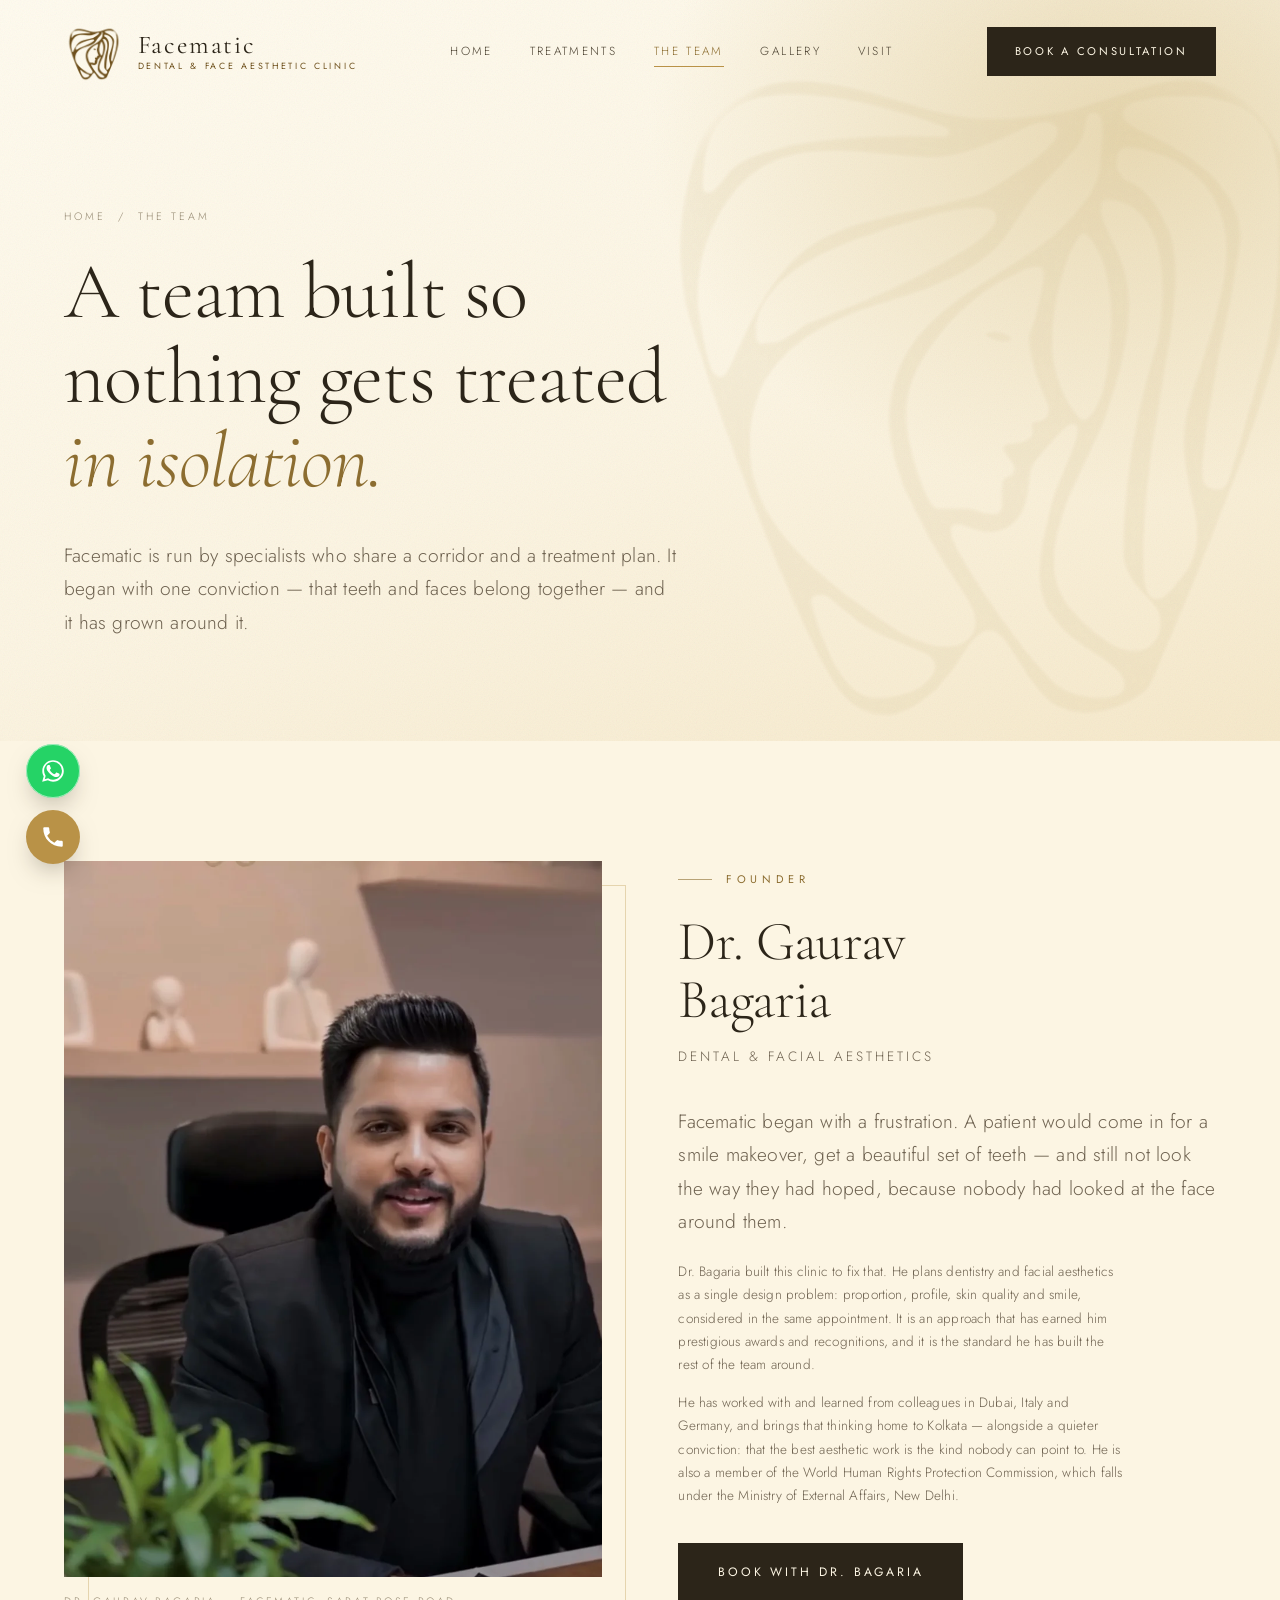
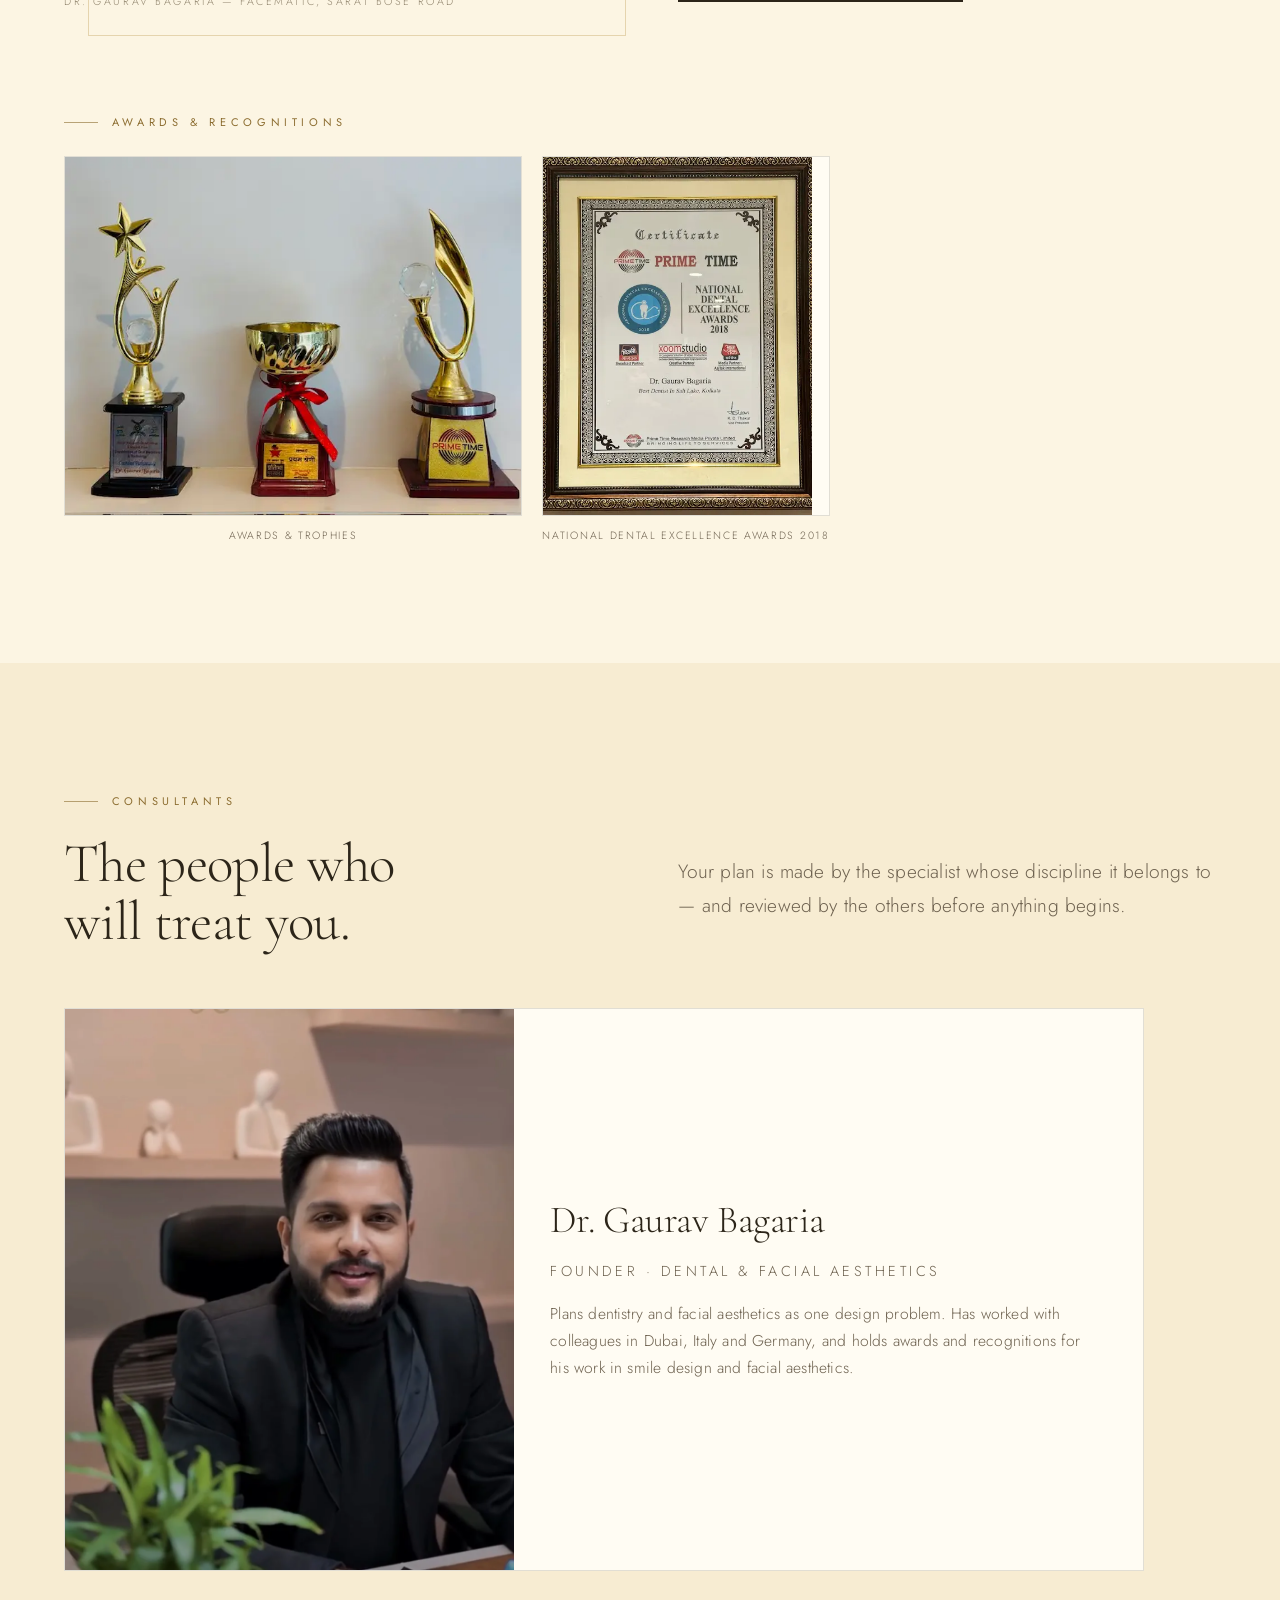
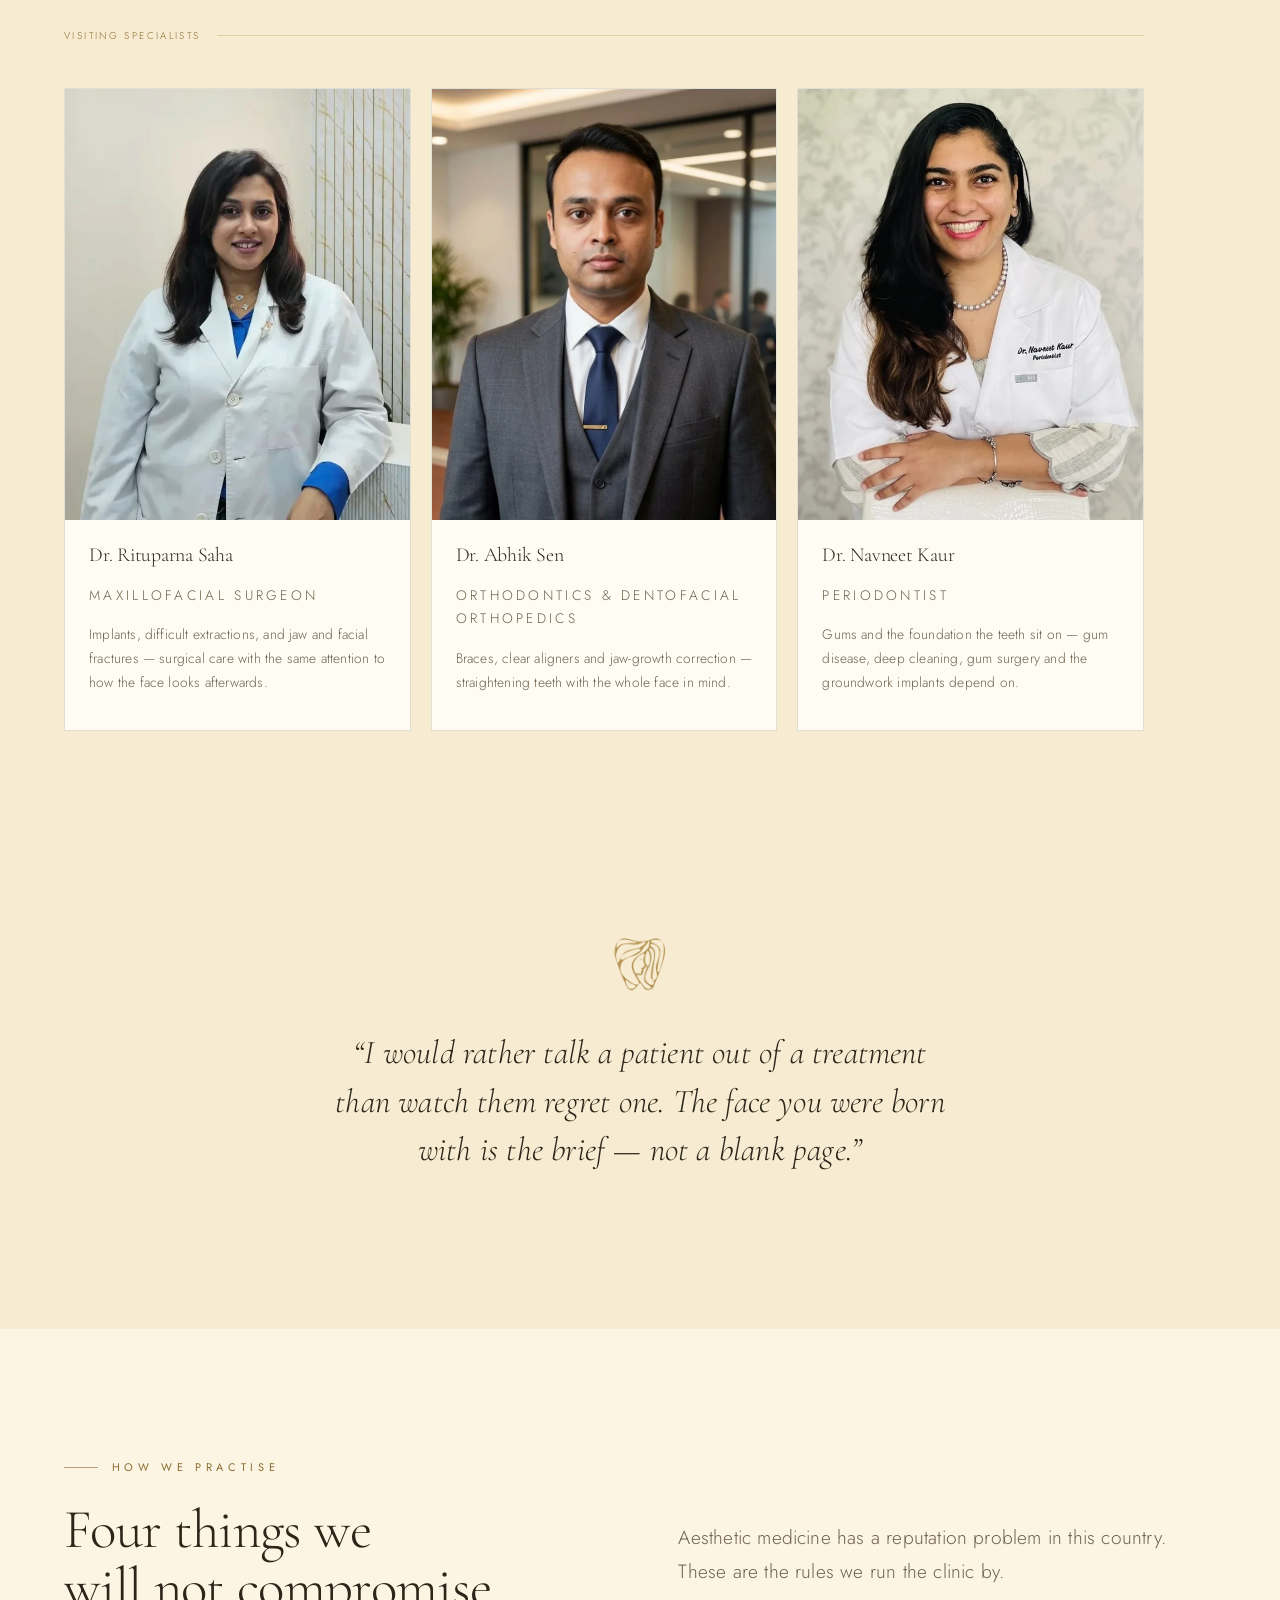
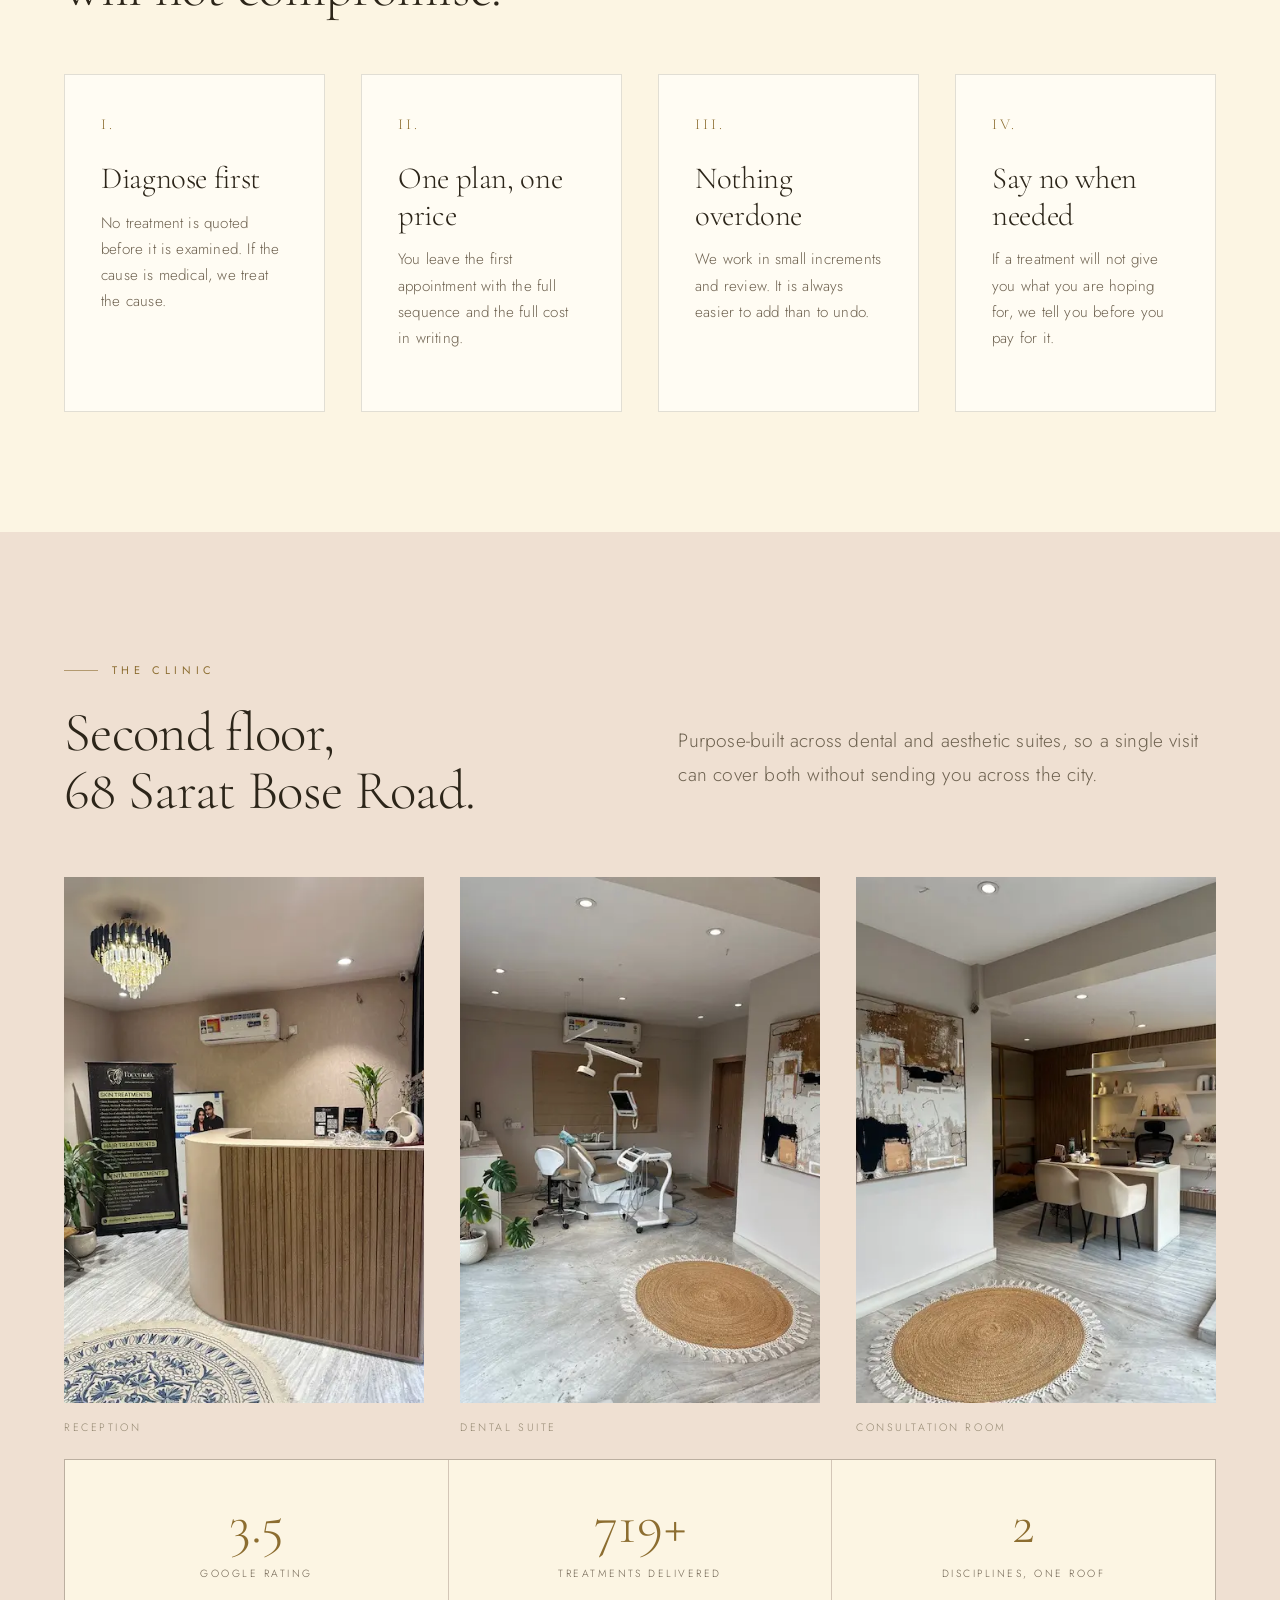
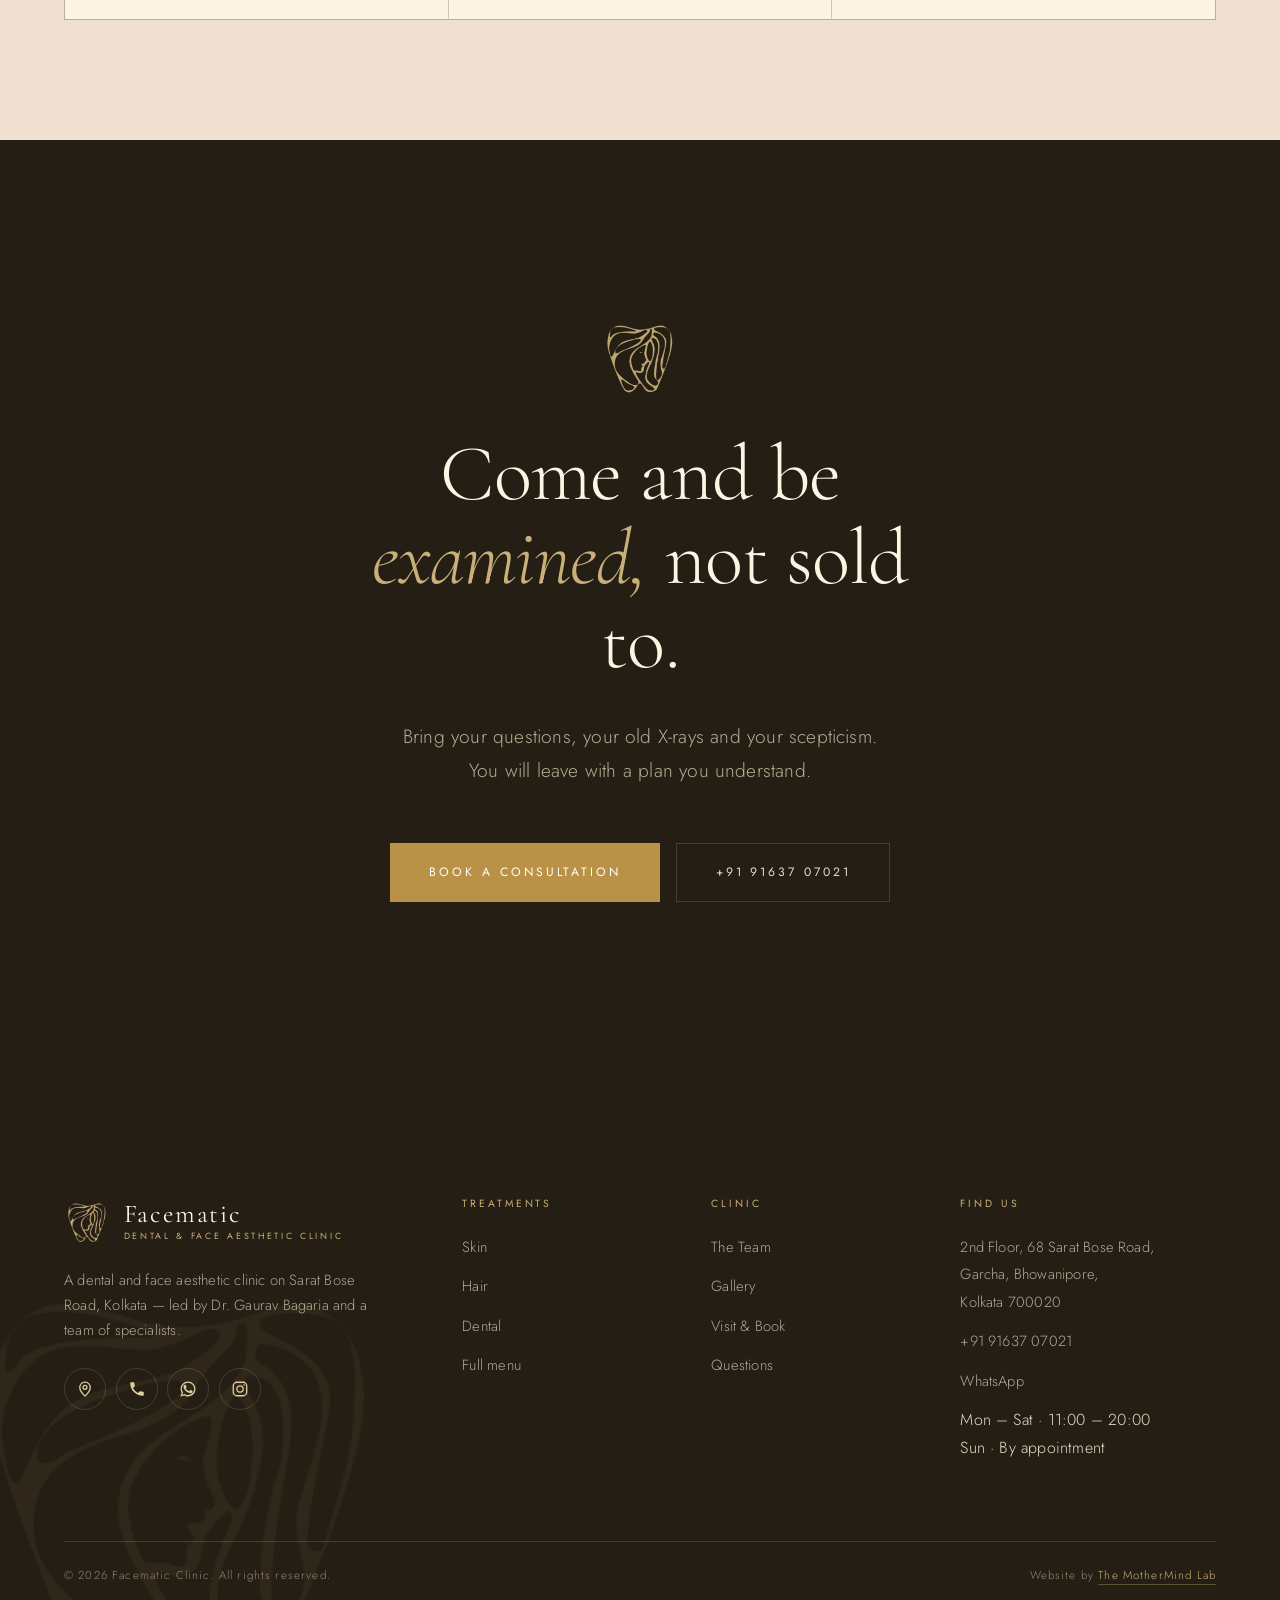
<file: about.html>
<!DOCTYPE html>
<html lang="en">
<head>
<meta charset="utf-8">
<meta name="viewport" content="width=device-width, initial-scale=1">
<title>The Team — Dr. Gaurav Bagaria, Dr. Rituparna Saha &amp; Dr. Abhik Sen | Facematic, Kolkata</title>
<meta name="description" content="Meet the team behind Facematic — founder Dr. Gaurav Bagaria, maxillofacial surgeon Dr. Rituparna Saha and orthodontist Dr. Abhik Sen, delivering skin, hair and dental treatment on Sarat Bose Road, Kolkata.">
<link rel="canonical" href="https://facematic.in/about">
<meta property="og:type" content="website">
<meta property="og:site_name" content="Facematic">
<meta property="og:title" content="The Team — Dr. Gaurav Bagaria, Dr. Rituparna Saha &amp; Dr. Abhik Sen | Facematic, Kolkata">
<meta property="og:description" content="Meet the team behind Facematic — founder Dr. Gaurav Bagaria, maxillofacial surgeon Dr. Rituparna Saha and orthodontist Dr. Abhik Sen, delivering skin, hair and dental treatment on Sarat Bose Road, Kolkata.">
<meta property="og:url" content="https://facematic.in/about">
<meta property="og:image" content="https://facematic.in/assets/img/og-image.jpg">
<meta name="twitter:card" content="summary_large_image">
<link rel="icon" href="assets/img/mark-brand.png">
<link rel="stylesheet" href="assets/css/facematic.css?v=54">
</head>
<body>

<header class="hdr">
  <div class="wrap hdr-inner">
    <a class="brand" href="index.html">
      <img src="assets/img/mark-header.png" alt="Facematic logo">
      <span class="brand-txt">
        <span class="brand-name">Facematic</span>
        <span class="brand-sub">Dental &amp; Face Aesthetic Clinic</span>
      </span>
    </a>
    <nav class="nav">
      <a href="index.html">Home</a>
      <a href="treatments.html">Treatments</a>
      <a href="about.html" aria-current="page">The Team</a>
      <a href="gallery.html">Gallery</a>
      <a href="contact.html">Visit</a>
    </nav>
    <div class="hdr-cta">
      <a class="phone-link" href="tel:+919163707021">+91 91637 07021</a>
      <a class="btn btn-sm" href="contact.html">Book a consultation</a>
    </div>
    <button class="burger" aria-label="Open menu"><span></span><span></span><span></span></button>
  </div>
</header>

<div class="mobile-menu">
  <a href="index.html">Home</a>
  <a href="treatments.html">Treatments</a>
  <a href="about.html">The Team</a>
  <a href="gallery.html">Gallery</a>
      <a href="contact.html">Visit</a>
  <a class="btn btn-gold" href="tel:+919163707021">Call the clinic</a>
</div>

<!-- ============ PAGE HERO ============ -->
<section class="phero">
  <div class="hero-bg"></div>
  <img class="hero-mark" src="assets/img/mark-gold.png" alt="" style="opacity:.12">
  <div class="hero-grain"></div>
  <div class="wrap phero-inner">
    <p class="crumb"><a href="index.html">Home</a> &nbsp;/&nbsp; The Team</p>
    <h1>A team built so nothing gets treated <em>in isolation.</em></h1>
    <p class="lede mt4">
      Facematic is run by specialists who share a corridor and a treatment plan. It began with one
      conviction &mdash; that teeth and faces belong together &mdash; and it has grown around it.
    </p>
  </div>
</section>

<!-- ============ PORTRAIT + BIO ============ -->
<section class="section">
  <div class="wrap split" style="align-items:start">
    <div class="reveal">
      <div class="fig fig-frame">
        <img class="ratio-34" src="assets/img/dr-gaurav-bagaria.webp" alt="Dr. Gaurav Bagaria at Facematic Clinic, Kolkata">
        <p class="fig-cap">Dr. Gaurav Bagaria &mdash; Facematic, Sarat Bose Road</p>
      </div>
    </div>
    <div class="reveal d1">
      <p class="eyebrow">Founder</p>
      <h2 class="h2">Dr. Gaurav<br>Bagaria</h2>
      <p class="small caps gold" style="margin-top:1rem">Dental &amp; Facial Aesthetics</p>
      <p class="lede mt4">
        Facematic began with a frustration. A patient would come in for a smile makeover, get a
        beautiful set of teeth &mdash; and still not look the way they had hoped, because nobody had
        looked at the face around them.
      </p>
      <p class="small" style="max-width:56ch">
        Dr. Bagaria built this clinic to fix that. He plans dentistry and facial aesthetics as a
        single design problem: proportion, profile, skin quality and smile, considered in the same
        appointment. It is an approach that has earned him prestigious awards and recognitions, and
        it is the standard he has built the rest of the team around.
      </p>
      <p class="small" style="max-width:56ch">
        He has worked with and learned from colleagues in Dubai, Italy and Germany, and brings that
        thinking home to Kolkata &mdash; alongside a quieter conviction: that the best aesthetic work
        is the kind nobody can point to. He is also a member of the World Human Rights Protection
        Commission, which falls under the Ministry of External Affairs, New Delhi.
      </p>
      <div class="hero-actions" style="margin-top:var(--s4)">
        <a class="btn" href="contact.html">Book with Dr. Bagaria</a>
      </div>
    </div>
  </div>
  <!-- Awards: add a tile by copying a <figure class="award-tile"> below. -->
  <div class="wrap awards reveal">
    <p class="eyebrow">Awards &amp; recognitions</p>
    <div class="awards-row">
      <figure class="award-tile"><div class="award-img"><img src="assets/img/awards-trophies.webp" alt="Awards and trophies received by Dr. Gaurav Bagaria"></div><figcaption>Awards &amp; trophies</figcaption></figure>
      <figure class="award-tile"><div class="award-img"><img src="assets/img/award-certificate-2018.webp" alt="National Dental Excellence Awards 2018 certificate, Dr. Gaurav Bagaria"></div><figcaption>National Dental Excellence Awards 2018</figcaption></figure>
    </div>
  </div>
</section>


<!-- ============ THE TEAM ============ -->
<section class="section tint" id="team">
  <div class="wrap">
    <div class="split" style="align-items:end;margin-bottom:var(--s5)">
      <div class="reveal">
        <p class="eyebrow">Consultants</p>
        <h2 class="h2">The people who<br>will treat you.</h2>
      </div>
      <p class="lede reveal d1" style="padding-bottom:.5rem">
        Your plan is made by the specialist whose discipline it belongs to &mdash; and reviewed by
        the others before anything begins.
      </p>
    </div>

    <div class="team-v2 reveal">
      <article class="doc doc-lead reveal">
        <div class="doc-img"><img src="assets/img/dr-gaurav-bagaria.webp" alt="Dr. Gaurav Bagaria, founder of Facematic"></div>
        <div class="doc-body">
          <h3 class="h3">Dr. Gaurav Bagaria</h3>
          <p class="doc-role">Founder &middot; Dental &amp; Facial Aesthetics</p>
          <p>Plans dentistry and facial aesthetics as one design problem. Has worked with colleagues
             in Dubai, Italy and Germany, and holds awards and recognitions for his work in smile
             design and facial aesthetics.</p>
        </div>
      </article>
      <p class="team-sub-label">Visiting specialists</p>
      <div class="team-sub3">
        <article class="doc reveal">
        <div class="doc-img"><img src="assets/img/dr-rituparna-saha.webp" alt="Dr. Rituparna Saha, Maxillofacial Surgeon at Facematic"></div>
        <div class="doc-body">
          <h3 class="h3">Dr. Rituparna Saha</h3>
          <p class="doc-role">Maxillofacial Surgeon</p>
          <p>Implants, difficult extractions, and jaw and facial fractures &mdash; surgical care with
             the same attention to how the face looks afterwards.</p>
        </div>
      </article>
        <article class="doc reveal d1">
        <div class="doc-img"><img src="assets/img/dr-abhik-sen.webp" alt="Dr. Abhik Sen, Orthodontist at Facematic"></div>
        <div class="doc-body">
          <h3 class="h3">Dr. Abhik Sen</h3>
          <p class="doc-role">Orthodontics &amp; Dentofacial Orthopedics</p>
          <p>Braces, clear aligners and jaw-growth correction &mdash; straightening teeth with the
             whole face in mind.</p>
        </div>
      </article>
        <article class="doc reveal d2">
        <div class="doc-img"><img src="assets/img/dr-navneet-kaur.webp" alt="Dr. Navneet Kaur, Periodontist at Facematic"></div>
        <div class="doc-body">
          <h3 class="h3">Dr. Navneet Kaur</h3>
          <p class="doc-role">Periodontist</p>
          <p>Gums and the foundation the teeth sit on &mdash; gum disease, deep cleaning, gum surgery
             and the groundwork implants depend on.</p>
        </div>
      </article>
      </div>
    </div>
  </div>
</section>

<!-- ============ PULL QUOTE ============ -->
<section class="section-sm tint">
  <div class="wrap-narrow center">
    <img src="assets/img/mark-goldeep.png" alt="" style="width:62px;margin:0 auto var(--s4);opacity:.85">
    <p class="quote reveal">
      &ldquo;I would rather talk a patient out of a treatment than watch them regret one. The face
      you were born with is the brief &mdash; not a blank page.&rdquo;
    </p>
    <p class="small caps gold mt4 reveal d1">Dr. Gaurav Bagaria</p>
  </div>
</section>

<!-- ============ PRINCIPLES ============ -->
<section class="section">
  <div class="wrap">
    <div class="split" style="align-items:end;margin-bottom:var(--s5)">
      <div class="reveal">
        <p class="eyebrow">How we practise</p>
        <h2 class="h2">Four things we<br>will not compromise.</h2>
      </div>
      <p class="lede reveal d1" style="padding-bottom:.5rem">
        Aesthetic medicine has a reputation problem in this country. These are the rules we run
        the clinic by.
      </p>
    </div>
    <div class="grid g4">
      <div class="card reveal">
        <span class="num">I.</span><h3 class="h3">Diagnose first</h3>
        <p>No treatment is quoted before it is examined. If the cause is medical, we treat the cause.</p>
      </div>
      <div class="card reveal d1">
        <span class="num">II.</span><h3 class="h3">One plan, one price</h3>
        <p>You leave the first appointment with the full sequence and the full cost in writing.</p>
      </div>
      <div class="card reveal d2">
        <span class="num">III.</span><h3 class="h3">Nothing overdone</h3>
        <p>We work in small increments and review. It is always easier to add than to undo.</p>
      </div>
      <div class="card reveal d3">
        <span class="num">IV.</span><h3 class="h3">Say no when needed</h3>
        <p>If a treatment will not give you what you are hoping for, we tell you before you pay for it.</p>
      </div>
    </div>
  </div>
</section>

<!-- ============ THE CLINIC ============ -->
<section class="section nude" id="clinic">
  <div class="wrap">
    <div class="split" style="align-items:end;margin-bottom:var(--s5)">
      <div class="reveal">
        <p class="eyebrow">The clinic</p>
        <h2 class="h2">Second floor,<br>68 Sarat Bose Road.</h2>
      </div>
      <p class="lede reveal d1" style="padding-bottom:.5rem">
        Purpose-built across dental and aesthetic suites, so a single visit can cover both without
        sending you across the city.
      </p>
    </div>
    <div class="grid g3">
      <div class="fig reveal"><img class="ratio-34" src="assets/img/reception-desk.webp" alt="Facematic reception desk"><p class="fig-cap">Reception</p></div>
      <div class="fig reveal d1"><img class="ratio-34" src="assets/img/dental-suite.webp" alt="Dental suite at Facematic"><p class="fig-cap">Dental suite</p></div>
      <div class="fig reveal d2"><img class="ratio-34" src="assets/img/consultation-room.webp" alt="Consultation room at Facematic"><p class="fig-cap">Consultation room</p></div>
    </div>

    <div class="stats stats-3 mt5 reveal">
      <div class="stat"><div class="n"><span data-count="4.9" data-dec="1">4.9</span></div><div class="l">Google rating</div></div>
      <div class="stat"><div class="n"><span data-count="1000" data-suffix="+">1000+</span></div><div class="l">Treatments delivered</div></div>
      <div class="stat"><div class="n"><span data-count="3">3</span></div><div class="l">Disciplines, one roof</div></div>
    </div>
  </div>
</section>

<!-- ============ CTA ============ -->
<section class="section-lg dark">
  <div class="wrap center">
    <img src="assets/img/mark-gold.png" alt="" style="width:80px;margin:0 auto var(--s4);opacity:.95">
    <h2 class="h1 reveal" style="max-width:15ch;margin-inline:auto">Come and be <em class="italic gold">examined,</em> not sold to.</h2>
    <p class="lede center mx-auto mt4 reveal d1" style="max-width:46ch">
      Bring your questions, your old X-rays and your scepticism. You will leave with a plan you
      understand.
    </p>
    <div class="hero-actions reveal d2" style="justify-content:center">
      <a class="btn btn-gold" href="contact.html">Book a consultation</a>
      <a class="btn btn-ghost" href="tel:+919163707021">+91 91637 07021</a>
    </div>
  </div>
</section>

<footer class="ftr">
  <img class="ftr-mark" src="assets/img/mark-gold.png" alt="">
  <div class="wrap">
    <div class="ftr-grid">
      <div>
        <div class="brand" style="margin-bottom:var(--s3)">
          <img src="assets/img/mark-gold.png" alt="" style="width:46px">
          <span class="brand-txt">
            <span class="brand-name">Facematic</span>
            <span class="brand-sub">Dental &amp; Face Aesthetic Clinic</span>
          </span>
        </div>
        <p style="color:rgba(231,220,198,.72);font-size:.92rem;max-width:34ch">
          A dental and face aesthetic clinic on Sarat Bose Road, Kolkata &mdash; led by
          Dr. Gaurav Bagaria and a team of specialists.
        </p>
        <div class="ftr-social">
          <a href="https://maps.google.com/?q=Facematic,+68+Sarat+Bose+Road,+Kolkata" target="_blank" rel="noopener" aria-label="Find Facematic on Google Maps"><svg viewBox="0 0 24 24" fill="none" stroke="currentColor" stroke-width="1.7" aria-hidden="true"><path d="M12 21.5s7-6.1 7-11.7a7 7 0 1 0-14 0c0 5.6 7 11.7 7 11.7z"/><circle cx="12" cy="9.8" r="2.6"/></svg></a>
          <a href="tel:+919163707021" aria-label="Call Facematic"><svg viewBox="0 0 24 24" fill="currentColor" aria-hidden="true"><path d="M6.62 10.79a15.5 15.5 0 0 0 6.59 6.59l2.2-2.2a1 1 0 0 1 1.03-.24c1.12.37 2.33.57 3.56.57a1 1 0 0 1 1 1V20a1 1 0 0 1-1 1C10.4 21 3 13.6 3 4a1 1 0 0 1 1-1h3.5a1 1 0 0 1 1 1c0 1.24.2 2.44.57 3.56a1 1 0 0 1-.25 1.03l-2.2 2.2z"/></svg></a>
          <a href="https://wa.me/919163707021" target="_blank" rel="noopener" aria-label="WhatsApp Facematic"><svg viewBox="0 0 24 24" fill="currentColor" aria-hidden="true"><path d="M12.04 2C6.58 2 2.13 6.45 2.13 11.91c0 1.75.46 3.46 1.32 4.96L2 22l5.25-1.38a9.87 9.87 0 0 0 4.79 1.22h.01c5.46 0 9.91-4.45 9.91-9.91S17.5 2 12.04 2zm0 18.02h-.01a8.2 8.2 0 0 1-4.19-1.15l-.3-.18-3.12.82.83-3.04-.2-.31a8.19 8.19 0 0 1-1.26-4.37c0-4.54 3.7-8.23 8.25-8.23a8.23 8.23 0 0 1 8.24 8.24c0 4.54-3.7 8.22-8.24 8.22z"/><path d="M17.47 14.38c-.3-.15-1.75-.86-2.02-.96-.27-.1-.47-.15-.67.15-.2.3-.77.96-.94 1.16-.17.2-.35.22-.65.07-.3-.15-1.25-.46-2.38-1.47-.88-.78-1.47-1.75-1.65-2.05-.17-.3-.02-.46.13-.61.13-.13.3-.35.45-.52.15-.17.2-.3.3-.5.1-.2.05-.37-.02-.52-.08-.15-.67-1.6-.92-2.2-.24-.58-.48-.5-.67-.51h-.57c-.2 0-.52.07-.79.37-.27.3-1.04 1.01-1.04 2.47s1.07 2.86 1.22 3.06c.15.2 2.1 3.2 5.08 4.49.71.3 1.26.49 1.69.63.71.22 1.36.19 1.87.12.57-.09 1.75-.72 2-1.41.25-.69.25-1.28.17-1.41-.07-.13-.27-.2-.57-.35z"/></svg></a>
          <a href="https://www.instagram.com/facematicclinicindia/" target="_blank" rel="noopener" aria-label="Facematic on Instagram"><svg viewBox="0 0 24 24" fill="none" stroke="currentColor" stroke-width="1.7" aria-hidden="true"><rect x="3" y="3" width="18" height="18" rx="5"/><circle cx="12" cy="12" r="4.2"/><circle cx="17.4" cy="6.6" r="1.1" fill="currentColor" stroke="none"/></svg></a>
        </div>
      </div>
      <div>
        <h4>Treatments</h4>
        <ul><li><a href="treatments.html#skin">Skin</a></li><li><a href="treatments.html#hair">Hair</a></li><li><a href="treatments.html#dental">Dental</a></li><li><a href="treatments.html">Full menu</a></li></ul>
      </div>
      <div>
        <h4>Clinic</h4>
        <ul><li><a href="about.html">The Team</a></li><li><a href="gallery.html">Gallery</a></li><li><a href="contact.html">Visit &amp; Book</a></li><li><a href="contact.html#faq">Questions</a></li></ul>
      </div>
      <div>
        <h4>Find us</h4>
        <ul>
          <li><a href="https://maps.google.com/?q=Facematic,+68+Sarat+Bose+Road,+Kolkata" target="_blank" rel="noopener">2nd Floor, 68 Sarat Bose Road,<br>Garcha, Bhowanipore,<br>Kolkata 700020</a></li>
          <li><a href="tel:+919163707021">+91 91637 07021</a></li>
          <li><a href="https://wa.me/919163707021" target="_blank" rel="noopener">WhatsApp</a></li>
          <li>Mon &ndash; Sat &middot; 11:00 &ndash; 20:00<br>Sun &middot; By appointment</li>
        </ul>
      </div>
    </div>
    <div class="ftr-bot">
      <span>&copy; 2026 Facematic Clinic. All rights reserved.</span>
      <span>Website by <a class="credit" href="https://wa.me/919799780007" target="_blank" rel="noopener" title="WhatsApp +91 97997 80007">The MotherMind Lab</a></span>
    </div>
  </div>
</footer>

<div class="floatbar">
  <a class="fb-wa" href="https://wa.me/919163707021" target="_blank" rel="noopener" aria-label="WhatsApp Facematic" data-label="WhatsApp">
    <span class="pulse"></span>
    <svg viewBox="0 0 24 24" fill="currentColor" aria-hidden="true"><path d="M12.04 2C6.58 2 2.13 6.45 2.13 11.91c0 1.75.46 3.46 1.32 4.96L2 22l5.25-1.38a9.87 9.87 0 0 0 4.79 1.22h.01c5.46 0 9.91-4.45 9.91-9.91S17.5 2 12.04 2zm0 18.02h-.01a8.2 8.2 0 0 1-4.19-1.15l-.3-.18-3.12.82.83-3.04-.2-.31a8.19 8.19 0 0 1-1.26-4.37c0-4.54 3.7-8.23 8.25-8.23a8.23 8.23 0 0 1 8.24 8.24c0 4.54-3.7 8.22-8.24 8.22z"/><path d="M17.47 14.38c-.3-.15-1.75-.86-2.02-.96-.27-.1-.47-.15-.67.15-.2.3-.77.96-.94 1.16-.17.2-.35.22-.65.07-.3-.15-1.25-.46-2.38-1.47-.88-.78-1.47-1.75-1.65-2.05-.17-.3-.02-.46.13-.61.13-.13.3-.35.45-.52.15-.17.2-.3.3-.5.1-.2.05-.37-.02-.52-.08-.15-.67-1.6-.92-2.2-.24-.58-.48-.5-.67-.51h-.57c-.2 0-.52.07-.79.37-.27.3-1.04 1.01-1.04 2.47s1.07 2.86 1.22 3.06c.15.2 2.1 3.2 5.08 4.49.71.3 1.26.49 1.69.63.71.22 1.36.19 1.87.12.57-.09 1.75-.72 2-1.41.25-.69.25-1.28.17-1.41-.07-.13-.27-.2-.57-.35z"/></svg>
  </a>
  <a class="fb-call" href="tel:+919163707021" aria-label="Call Facematic" data-label="Call">
    <svg viewBox="0 0 24 24" fill="currentColor" aria-hidden="true"><path d="M6.62 10.79a15.5 15.5 0 0 0 6.59 6.59l2.2-2.2a1 1 0 0 1 1.03-.24c1.12.37 2.33.57 3.56.57a1 1 0 0 1 1 1V20a1 1 0 0 1-1 1C10.4 21 3 13.6 3 4a1 1 0 0 1 1-1h3.5a1 1 0 0 1 1 1c0 1.24.2 2.44.57 3.56a1 1 0 0 1-.25 1.03l-2.2 2.2z"/></svg>
  </a>
</div>

<div class="callbar">
  <a href="tel:+919163707021">Call</a>
  <a href="https://wa.me/919163707021" target="_blank" rel="noopener">WhatsApp</a>
</div>

<script src="assets/js/facematic.js?v=54"></script>
</body>
</html>
</file>
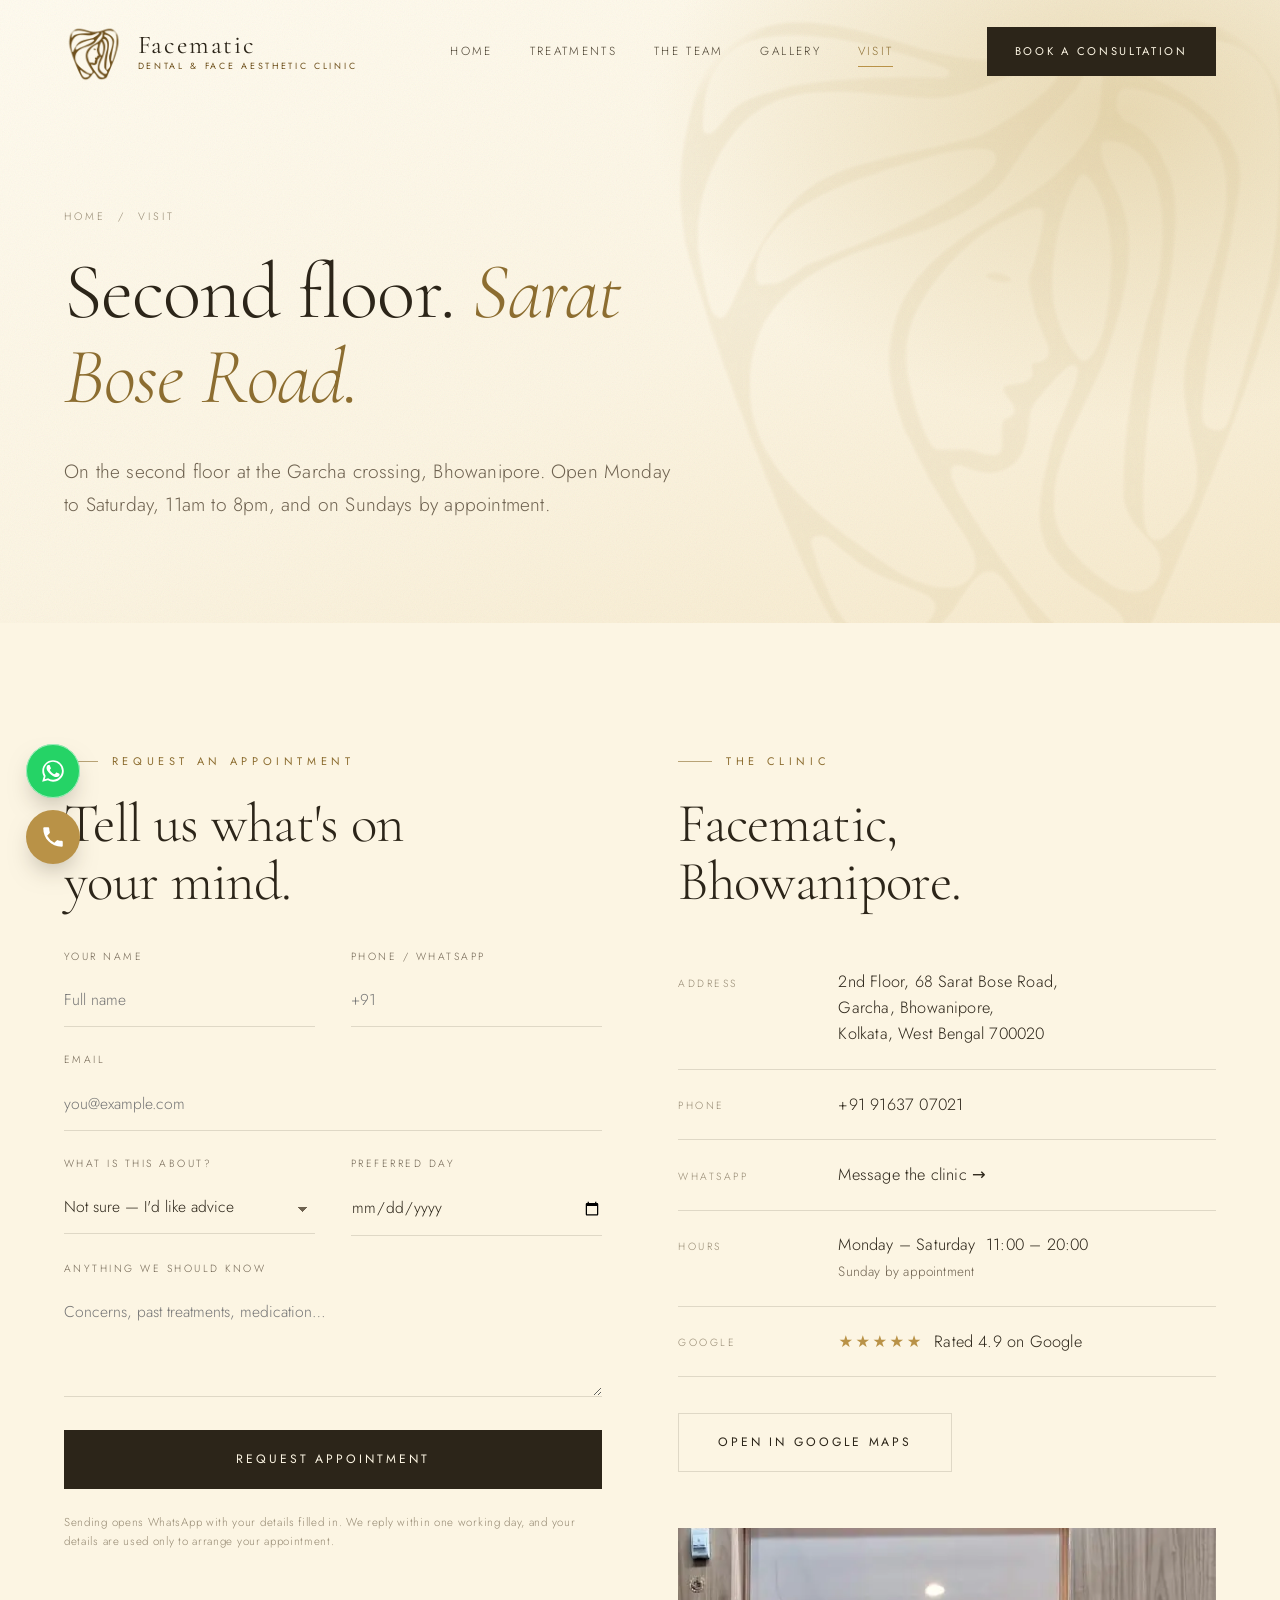
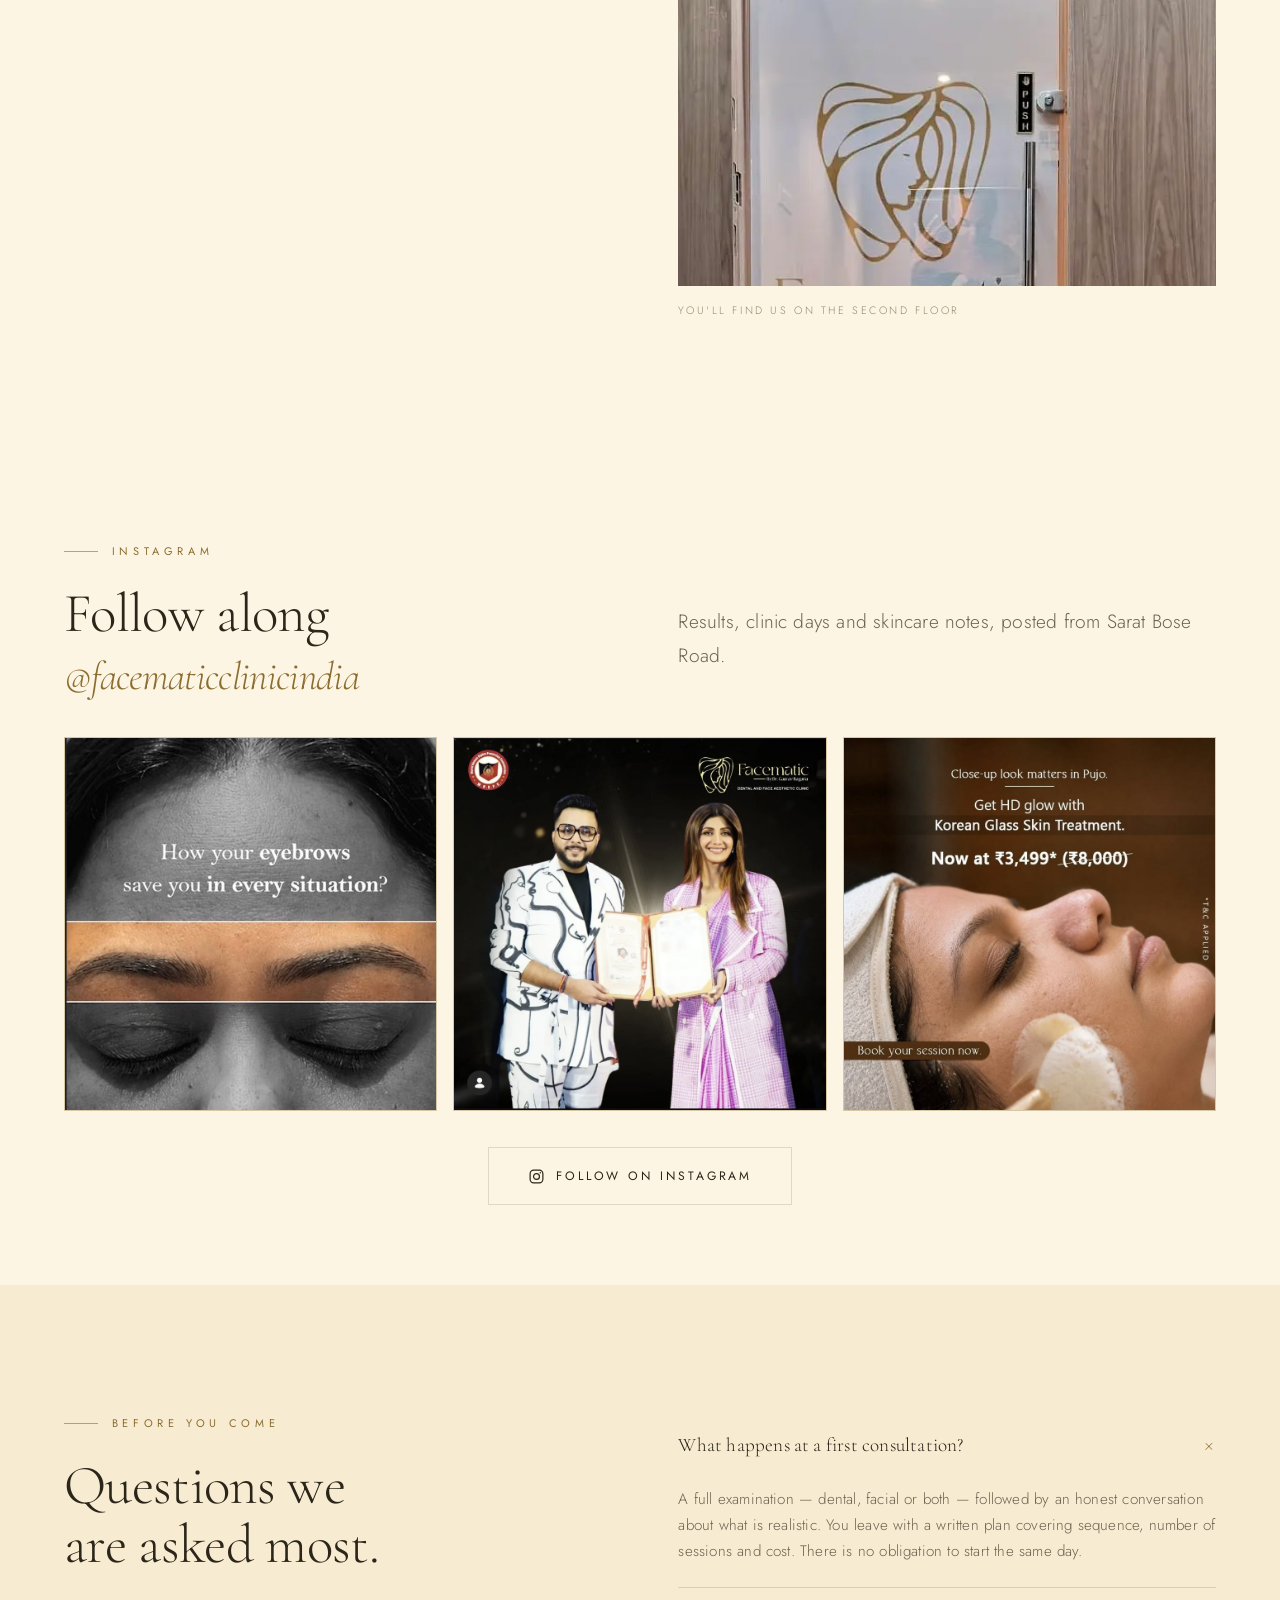
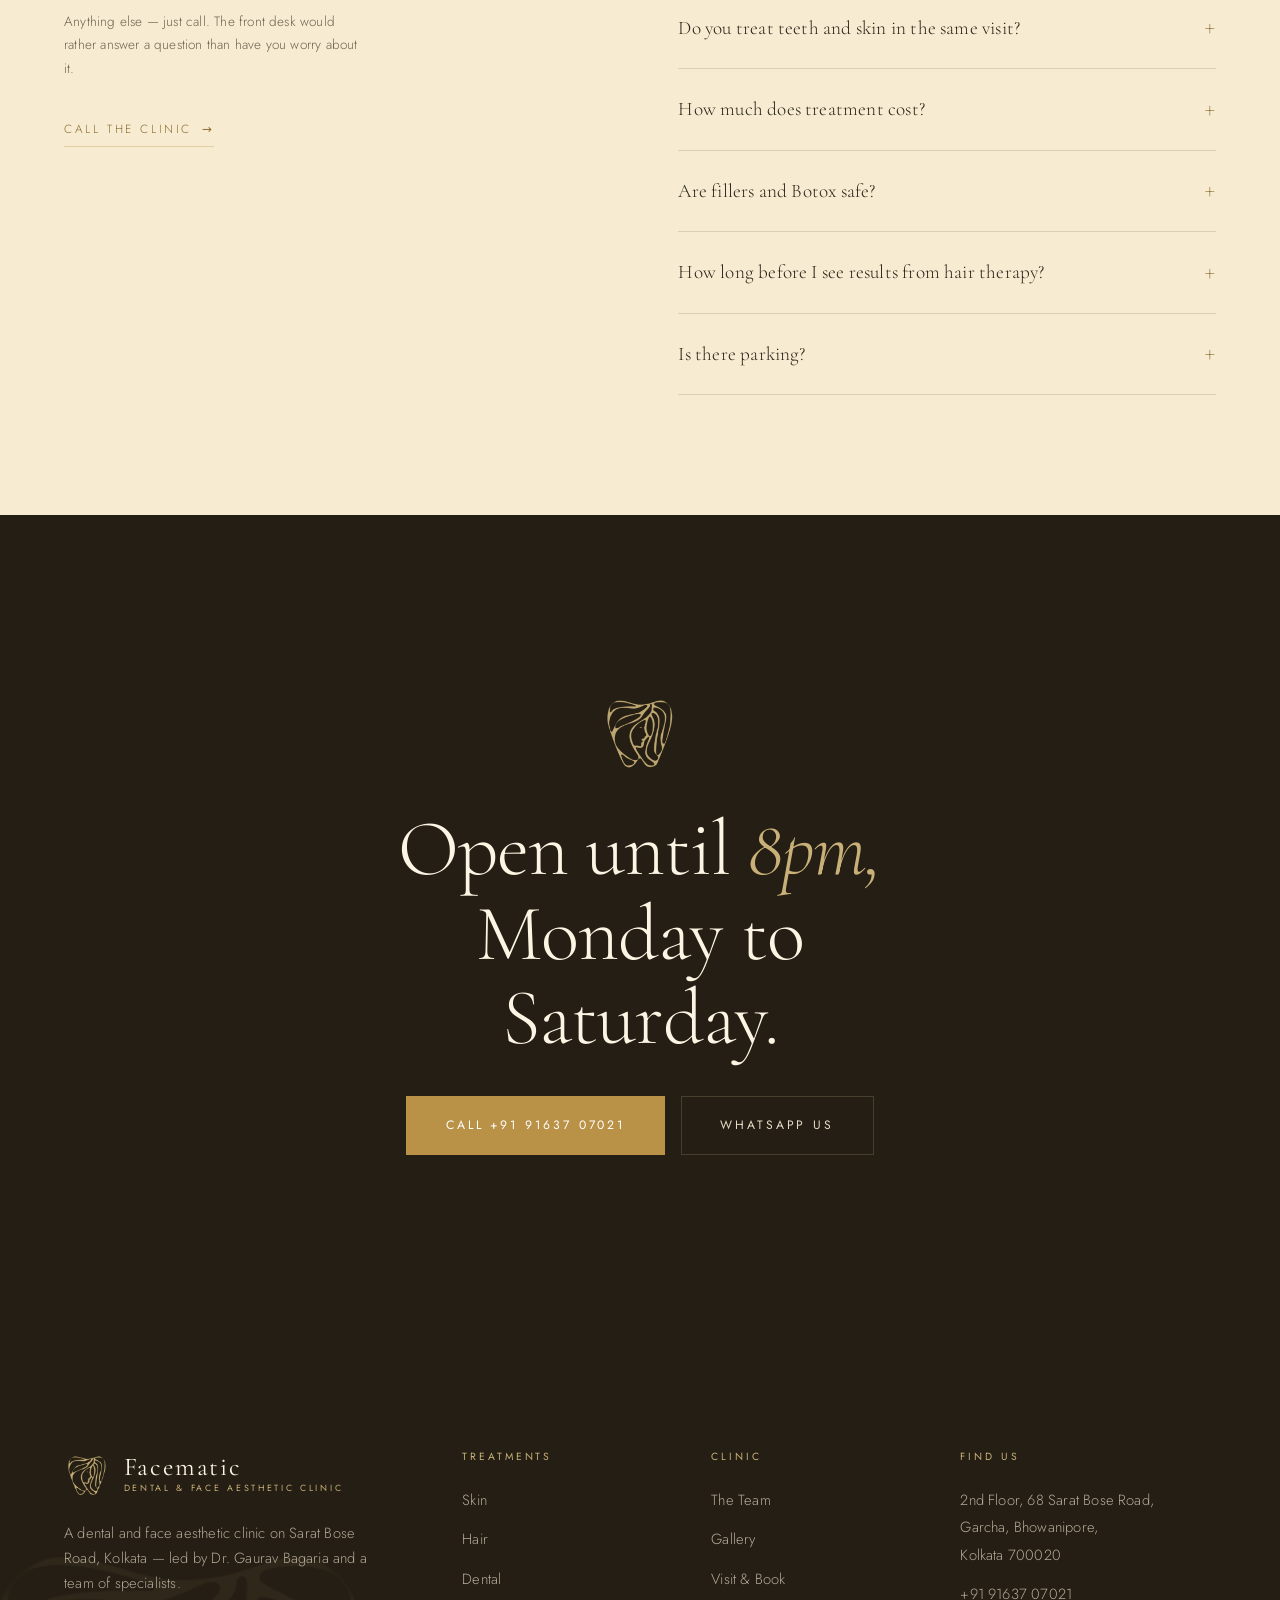
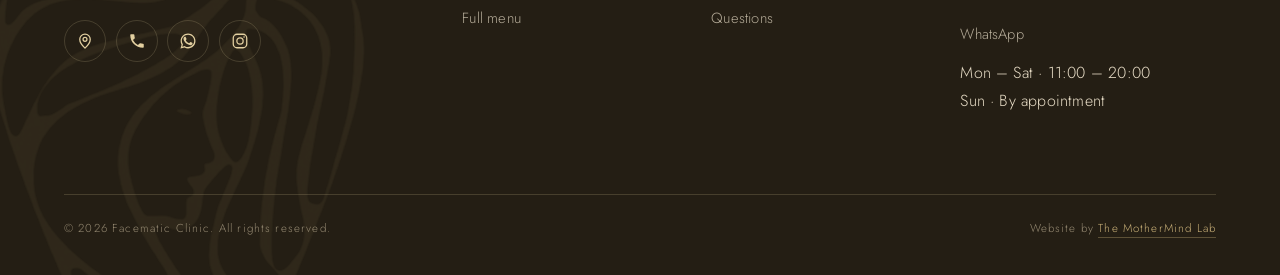
<file: contact.html>
<!DOCTYPE html>
<html lang="en">
<head>
<meta charset="utf-8">
<meta name="viewport" content="width=device-width, initial-scale=1">
<title>Visit &amp; Book — Facematic | 68 Sarat Bose Road, Kolkata</title>
<meta name="description" content="Book a consultation at Facematic, 2nd Floor, 68 Sarat Bose Road, Garcha, Bhowanipore, Kolkata 700020. Call +91 91637 07021 or request an appointment online.">
<link rel="canonical" href="https://facematic.in/contact">
<meta property="og:type" content="website">
<meta property="og:site_name" content="Facematic">
<meta property="og:title" content="Visit &amp; Book — Facematic | 68 Sarat Bose Road, Kolkata">
<meta property="og:description" content="Book a consultation at Facematic, 2nd Floor, 68 Sarat Bose Road, Garcha, Bhowanipore, Kolkata 700020. Call +91 91637 07021 or request an appointment online.">
<meta property="og:url" content="https://facematic.in/contact">
<meta property="og:image" content="https://facematic.in/assets/img/og-image.jpg">
<meta name="twitter:card" content="summary_large_image">
<link rel="icon" href="assets/img/mark-brand.png">
<link rel="stylesheet" href="assets/css/facematic.css?v=54">
</head>
<body>

<header class="hdr">
  <div class="wrap hdr-inner">
    <a class="brand" href="index.html">
      <img src="assets/img/mark-header.png" alt="Facematic logo">
      <span class="brand-txt">
        <span class="brand-name">Facematic</span>
        <span class="brand-sub">Dental &amp; Face Aesthetic Clinic</span>
      </span>
    </a>
    <nav class="nav">
      <a href="index.html">Home</a>
      <a href="treatments.html">Treatments</a>
      <a href="about.html">The Team</a>
      <a href="gallery.html">Gallery</a>
      <a href="contact.html" aria-current="page">Visit</a>
    </nav>
    <div class="hdr-cta">
      <a class="phone-link" href="tel:+919163707021">+91 91637 07021</a>
      <a class="btn btn-sm" href="#book">Book a consultation</a>
    </div>
    <button class="burger" aria-label="Open menu"><span></span><span></span><span></span></button>
  </div>
</header>

<div class="mobile-menu">
  <a href="index.html">Home</a>
  <a href="treatments.html">Treatments</a>
  <a href="about.html">The Team</a>
  <a href="gallery.html">Gallery</a>
      <a href="contact.html">Visit</a>
  <a class="btn btn-gold" href="tel:+919163707021">Call the clinic</a>
</div>

<!-- ============ PAGE HERO ============ -->
<section class="phero">
  <div class="hero-bg"></div>
  <img class="hero-mark" src="assets/img/mark-gold.png" alt="" style="opacity:.12">
  <div class="hero-grain"></div>
  <div class="wrap phero-inner">
    <p class="crumb"><a href="index.html">Home</a> &nbsp;/&nbsp; Visit</p>
    <h1>Second floor. <em>Sarat Bose Road.</em></h1>
    <p class="lede mt4">
      On the second floor at the Garcha crossing, Bhowanipore. Open Monday to Saturday,
      11am to 8pm, and on Sundays by appointment.
    </p>
  </div>
</section>

<!-- ============ BOOK + DETAILS ============ -->
<section class="section" id="book">
  <div class="wrap split" style="align-items:start">
    <div class="reveal">
      <p class="eyebrow">Request an appointment</p>
      <h2 class="h2" style="margin-bottom:var(--s4)">Tell us what's on<br>your mind.</h2>
      <form data-wa-form="919163707021" novalidate>
        <div class="grid g2" style="gap:0 var(--s4)">
          <div class="field">
            <label for="fn">Your name</label>
            <input id="fn" name="name" type="text" placeholder="Full name" required>
          </div>
          <div class="field">
            <label for="ph">Phone / WhatsApp</label>
            <input id="ph" name="phone" type="tel" placeholder="+91" required>
          </div>
        </div>
        <div class="field">
          <label for="em">Email</label>
          <input id="em" name="email" type="email" placeholder="you@example.com">
        </div>
        <div class="grid g2" style="gap:0 var(--s4)">
          <div class="field">
            <label for="sv">What is this about?</label>
            <select id="sv" name="service">
              <option>Not sure &mdash; I'd like advice</option>
              <option>Skin &amp; face aesthetics</option>
              <option>Hair &amp; scalp</option>
              <option>Dental &amp; smile design</option>
              <option>Orthodontics / Invisalign</option>
              <option>Follow-up appointment</option>
            </select>
          </div>
          <div class="field">
            <label for="dt">Preferred day</label>
            <input id="dt" name="date" type="date">
          </div>
        </div>
        <div class="field">
          <label for="ms">Anything we should know</label>
          <textarea id="ms" name="message" placeholder="Concerns, past treatments, medication&hellip;"></textarea>
        </div>
        <button class="btn" type="submit" style="width:100%">Request appointment</button>
        <p class="form-note mt3">
          Sending opens WhatsApp with your details filled in. We reply within one working day, and your details are used only to arrange your appointment.
        </p>
        <p class="form-note" data-form-msg style="display:none;color:var(--gold-deep);border-left:1px solid var(--line-gold);padding-left:1rem;margin-top:1rem"></p>
      </form>
    </div>

    <div class="reveal d1">
      <p class="eyebrow">The clinic</p>
      <h2 class="h2" style="margin-bottom:var(--s4)">Facematic,<br>Bhowanipore.</h2>
      <dl style="margin:0">
        <div class="inforow"><dt>Address</dt><dd>2nd Floor, 68 Sarat Bose Road,<br>Garcha, Bhowanipore,<br>Kolkata, West Bengal 700020</dd></div>
        <div class="inforow"><dt>Phone</dt><dd><a href="tel:+919163707021">+91 91637 07021</a></dd></div>
        <div class="inforow"><dt>WhatsApp</dt><dd><a href="https://wa.me/919163707021" target="_blank" rel="noopener">Message the clinic &rarr;</a></dd></div>
        <div class="inforow"><dt>Hours</dt><dd>Monday &ndash; Saturday &nbsp;11:00 &ndash; 20:00<br><span class="small">Sunday by appointment</span></dd></div>
        <div class="inforow"><dt>Google</dt><dd><span class="stars">&#9733;&#9733;&#9733;&#9733;&#9733;</span> &nbsp;Rated 4.9 on Google</dd></div>
      </dl>
      <div class="hero-actions" style="margin-top:var(--s4)">
        <a class="btn btn-ghost" href="https://maps.google.com/?q=Facematic,+68+Sarat+Bose+Road,+Kolkata" target="_blank" rel="noopener">Open in Google Maps</a>
      </div>
      <div class="fig mt5">
        <img class="ratio-32" src="assets/img/clinic-entrance.webp" alt="Facematic clinic entrance, 68 Sarat Bose Road, Kolkata" style="object-position:center 32%">
        <p class="fig-cap">You'll find us on the second floor</p>
      </div>
    </div>
  </div>
</section>

<!-- ============ INSTAGRAM ============ -->
<!-- Images: assets/img/insta-1.jpg, insta-2.jpg, insta-3.jpg (square works best). -->
<section class="section-sm" id="instagram">
  <div class="wrap">
    <div class="split" style="align-items:end;margin-bottom:var(--s4)">
      <div class="reveal">
        <p class="eyebrow">Instagram</p>
        <h2 class="h2">Follow along<br><span class="ig-handle">@facematicclinicindia</span></h2>
      </div>
      <p class="lede reveal d1" style="padding-bottom:.5rem">
        Results, clinic days and skincare notes, posted from Sarat Bose Road.
      </p>
    </div>
    <div class="ig-grid">
      <a class="ig-tile reveal" href="https://www.instagram.com/facematicclinicindia/" target="_blank" rel="noopener" aria-label="See this post on Facematic's Instagram"><img src="assets/img/insta-1.jpg" alt="Facematic on Instagram" loading="lazy" onerror="this.remove()"><span class="ig-hover"><svg viewBox="0 0 24 24" fill="none" stroke="currentColor" stroke-width="1.7" aria-hidden="true"><rect x="3" y="3" width="18" height="18" rx="5"/><circle cx="12" cy="12" r="4.2"/><circle cx="17.4" cy="6.6" r="1.1" fill="currentColor" stroke="none"/></svg></span></a>
      <a class="ig-tile reveal d1" href="https://www.instagram.com/facematicclinicindia/" target="_blank" rel="noopener" aria-label="See this post on Facematic's Instagram"><img src="assets/img/insta-2.jpg" alt="Facematic on Instagram" loading="lazy" onerror="this.remove()"><span class="ig-hover"><svg viewBox="0 0 24 24" fill="none" stroke="currentColor" stroke-width="1.7" aria-hidden="true"><rect x="3" y="3" width="18" height="18" rx="5"/><circle cx="12" cy="12" r="4.2"/><circle cx="17.4" cy="6.6" r="1.1" fill="currentColor" stroke="none"/></svg></span></a>
      <a class="ig-tile reveal d2" href="https://www.instagram.com/facematicclinicindia/" target="_blank" rel="noopener" aria-label="See this post on Facematic's Instagram"><img src="assets/img/insta-3.jpg" alt="Facematic on Instagram" loading="lazy" onerror="this.remove()"><span class="ig-hover"><svg viewBox="0 0 24 24" fill="none" stroke="currentColor" stroke-width="1.7" aria-hidden="true"><rect x="3" y="3" width="18" height="18" rx="5"/><circle cx="12" cy="12" r="4.2"/><circle cx="17.4" cy="6.6" r="1.1" fill="currentColor" stroke="none"/></svg></span></a>
    </div>
    <div class="center mt4 reveal">
      <a class="btn btn-ghost ig-btn" href="https://www.instagram.com/facematicclinicindia/" target="_blank" rel="noopener"><svg viewBox="0 0 24 24" fill="none" stroke="currentColor" stroke-width="1.7" aria-hidden="true"><rect x="3" y="3" width="18" height="18" rx="5"/><circle cx="12" cy="12" r="4.2"/><circle cx="17.4" cy="6.6" r="1.1" fill="currentColor" stroke="none"/></svg> Follow on Instagram</a>
    </div>
  </div>
</section>

<!-- ============ FAQ ============ -->
<section class="section tint" id="faq">
  <div class="wrap split" style="align-items:start">
    <div class="reveal">
      <p class="eyebrow">Before you come</p>
      <h2 class="h2">Questions we<br>are asked most.</h2>
      <p class="small mt4" style="max-width:38ch">
        Anything else &mdash; just call. The front desk would rather answer a question than have you
        worry about it.
      </p>
      <a class="link-u mt3" href="tel:+919163707021">Call the clinic <span class="arw">&rarr;</span></a>
    </div>
    <div class="reveal d1">
      <details class="acc" open>
        <summary>What happens at a first consultation?</summary>
        <p>A full examination &mdash; dental, facial or both &mdash; followed by an honest conversation
           about what is realistic. You leave with a written plan covering sequence, number of
           sessions and cost. There is no obligation to start the same day.</p>
      </details>
      <details class="acc">
        <summary>Do you treat teeth and skin in the same visit?</summary>
        <p>Often, yes. That is the point of the clinic. Where treatments need to be spaced &mdash; for
           example injectables around dental work &mdash; we will sequence them properly and explain why.</p>
      </details>
      <details class="acc">
        <summary>How much does treatment cost?</summary>
        <p>It depends entirely on what you need, which is why we do not publish a price list. What we
           do promise is that the full cost is written down before anything begins, and it does not
           change mid-course.</p>
      </details>
      <details class="acc">
        <summary>Are fillers and Botox safe?</summary>
        <p>In trained hands, with genuine products and correct dosing, they have a long safety record.
           Dr. Bagaria will go through the risks specific to your case at the consultation, and will
           decline to treat if something in your history makes it unwise.</p>
      </details>
      <details class="acc">
        <summary>How long before I see results from hair therapy?</summary>
        <p>Regenerative therapies such as PRP, GFC and exosomes work over a course, not a session.
           Most patients are reviewed with photographs at three months. We will tell you at that point
           whether continuing is worth your money.</p>
      </details>
      <details class="acc">
        <summary>Is there parking?</summary>
        <p>Street parking is available along Sarat Bose Road. If you are driving in at a busy hour,
           call ahead and the front desk will tell you where there is space.</p>
      </details>
    </div>
  </div>
</section>

<!-- ============ CTA ============ -->
<section class="section-lg dark">
  <div class="wrap center">
    <img src="assets/img/mark-gold.png" alt="" style="width:80px;margin:0 auto var(--s4);opacity:.95">
    <h2 class="h1 reveal" style="max-width:16ch;margin-inline:auto">Open until <em class="italic gold">8pm,</em> Monday to Saturday.</h2>
    <div class="hero-actions reveal d1" style="justify-content:center;margin-top:var(--s4)">
      <a class="btn btn-gold" href="tel:+919163707021">Call +91 91637 07021</a>
      <a class="btn btn-ghost" href="https://wa.me/919163707021" target="_blank" rel="noopener">WhatsApp us</a>
    </div>
  </div>
</section>

<footer class="ftr">
  <img class="ftr-mark" src="assets/img/mark-gold.png" alt="">
  <div class="wrap">
    <div class="ftr-grid">
      <div>
        <div class="brand" style="margin-bottom:var(--s3)">
          <img src="assets/img/mark-gold.png" alt="" style="width:46px">
          <span class="brand-txt">
            <span class="brand-name">Facematic</span>
            <span class="brand-sub">Dental &amp; Face Aesthetic Clinic</span>
          </span>
        </div>
        <p style="color:rgba(231,220,198,.72);font-size:.92rem;max-width:34ch">
          A dental and face aesthetic clinic on Sarat Bose Road, Kolkata &mdash; led by
          Dr. Gaurav Bagaria and a team of specialists.
        </p>
        <div class="ftr-social">
          <a href="https://maps.google.com/?q=Facematic,+68+Sarat+Bose+Road,+Kolkata" target="_blank" rel="noopener" aria-label="Find Facematic on Google Maps"><svg viewBox="0 0 24 24" fill="none" stroke="currentColor" stroke-width="1.7" aria-hidden="true"><path d="M12 21.5s7-6.1 7-11.7a7 7 0 1 0-14 0c0 5.6 7 11.7 7 11.7z"/><circle cx="12" cy="9.8" r="2.6"/></svg></a>
          <a href="tel:+919163707021" aria-label="Call Facematic"><svg viewBox="0 0 24 24" fill="currentColor" aria-hidden="true"><path d="M6.62 10.79a15.5 15.5 0 0 0 6.59 6.59l2.2-2.2a1 1 0 0 1 1.03-.24c1.12.37 2.33.57 3.56.57a1 1 0 0 1 1 1V20a1 1 0 0 1-1 1C10.4 21 3 13.6 3 4a1 1 0 0 1 1-1h3.5a1 1 0 0 1 1 1c0 1.24.2 2.44.57 3.56a1 1 0 0 1-.25 1.03l-2.2 2.2z"/></svg></a>
          <a href="https://wa.me/919163707021" target="_blank" rel="noopener" aria-label="WhatsApp Facematic"><svg viewBox="0 0 24 24" fill="currentColor" aria-hidden="true"><path d="M12.04 2C6.58 2 2.13 6.45 2.13 11.91c0 1.75.46 3.46 1.32 4.96L2 22l5.25-1.38a9.87 9.87 0 0 0 4.79 1.22h.01c5.46 0 9.91-4.45 9.91-9.91S17.5 2 12.04 2zm0 18.02h-.01a8.2 8.2 0 0 1-4.19-1.15l-.3-.18-3.12.82.83-3.04-.2-.31a8.19 8.19 0 0 1-1.26-4.37c0-4.54 3.7-8.23 8.25-8.23a8.23 8.23 0 0 1 8.24 8.24c0 4.54-3.7 8.22-8.24 8.22z"/><path d="M17.47 14.38c-.3-.15-1.75-.86-2.02-.96-.27-.1-.47-.15-.67.15-.2.3-.77.96-.94 1.16-.17.2-.35.22-.65.07-.3-.15-1.25-.46-2.38-1.47-.88-.78-1.47-1.75-1.65-2.05-.17-.3-.02-.46.13-.61.13-.13.3-.35.45-.52.15-.17.2-.3.3-.5.1-.2.05-.37-.02-.52-.08-.15-.67-1.6-.92-2.2-.24-.58-.48-.5-.67-.51h-.57c-.2 0-.52.07-.79.37-.27.3-1.04 1.01-1.04 2.47s1.07 2.86 1.22 3.06c.15.2 2.1 3.2 5.08 4.49.71.3 1.26.49 1.69.63.71.22 1.36.19 1.87.12.57-.09 1.75-.72 2-1.41.25-.69.25-1.28.17-1.41-.07-.13-.27-.2-.57-.35z"/></svg></a>
          <a href="https://www.instagram.com/facematicclinicindia/" target="_blank" rel="noopener" aria-label="Facematic on Instagram"><svg viewBox="0 0 24 24" fill="none" stroke="currentColor" stroke-width="1.7" aria-hidden="true"><rect x="3" y="3" width="18" height="18" rx="5"/><circle cx="12" cy="12" r="4.2"/><circle cx="17.4" cy="6.6" r="1.1" fill="currentColor" stroke="none"/></svg></a>
        </div>
      </div>
      <div>
        <h4>Treatments</h4>
        <ul><li><a href="treatments.html#skin">Skin</a></li><li><a href="treatments.html#hair">Hair</a></li><li><a href="treatments.html#dental">Dental</a></li><li><a href="treatments.html">Full menu</a></li></ul>
      </div>
      <div>
        <h4>Clinic</h4>
        <ul><li><a href="about.html">The Team</a></li><li><a href="gallery.html">Gallery</a></li><li><a href="contact.html">Visit &amp; Book</a></li><li><a href="contact.html#faq">Questions</a></li></ul>
      </div>
      <div>
        <h4>Find us</h4>
        <ul>
          <li><a href="https://maps.google.com/?q=Facematic,+68+Sarat+Bose+Road,+Kolkata" target="_blank" rel="noopener">2nd Floor, 68 Sarat Bose Road,<br>Garcha, Bhowanipore,<br>Kolkata 700020</a></li>
          <li><a href="tel:+919163707021">+91 91637 07021</a></li>
          <li><a href="https://wa.me/919163707021" target="_blank" rel="noopener">WhatsApp</a></li>
          <li>Mon &ndash; Sat &middot; 11:00 &ndash; 20:00<br>Sun &middot; By appointment</li>
        </ul>
      </div>
    </div>
    <div class="ftr-bot">
      <span>&copy; 2026 Facematic Clinic. All rights reserved.</span>
      <span>Website by <a class="credit" href="https://wa.me/919799780007" target="_blank" rel="noopener" title="WhatsApp +91 97997 80007">The MotherMind Lab</a></span>
    </div>
  </div>
</footer>

<div class="floatbar">
  <a class="fb-wa" href="https://wa.me/919163707021" target="_blank" rel="noopener" aria-label="WhatsApp Facematic" data-label="WhatsApp">
    <span class="pulse"></span>
    <svg viewBox="0 0 24 24" fill="currentColor" aria-hidden="true"><path d="M12.04 2C6.58 2 2.13 6.45 2.13 11.91c0 1.75.46 3.46 1.32 4.96L2 22l5.25-1.38a9.87 9.87 0 0 0 4.79 1.22h.01c5.46 0 9.91-4.45 9.91-9.91S17.5 2 12.04 2zm0 18.02h-.01a8.2 8.2 0 0 1-4.19-1.15l-.3-.18-3.12.82.83-3.04-.2-.31a8.19 8.19 0 0 1-1.26-4.37c0-4.54 3.7-8.23 8.25-8.23a8.23 8.23 0 0 1 8.24 8.24c0 4.54-3.7 8.22-8.24 8.22z"/><path d="M17.47 14.38c-.3-.15-1.75-.86-2.02-.96-.27-.1-.47-.15-.67.15-.2.3-.77.96-.94 1.16-.17.2-.35.22-.65.07-.3-.15-1.25-.46-2.38-1.47-.88-.78-1.47-1.75-1.65-2.05-.17-.3-.02-.46.13-.61.13-.13.3-.35.45-.52.15-.17.2-.3.3-.5.1-.2.05-.37-.02-.52-.08-.15-.67-1.6-.92-2.2-.24-.58-.48-.5-.67-.51h-.57c-.2 0-.52.07-.79.37-.27.3-1.04 1.01-1.04 2.47s1.07 2.86 1.22 3.06c.15.2 2.1 3.2 5.08 4.49.71.3 1.26.49 1.69.63.71.22 1.36.19 1.87.12.57-.09 1.75-.72 2-1.41.25-.69.25-1.28.17-1.41-.07-.13-.27-.2-.57-.35z"/></svg>
  </a>
  <a class="fb-call" href="tel:+919163707021" aria-label="Call Facematic" data-label="Call">
    <svg viewBox="0 0 24 24" fill="currentColor" aria-hidden="true"><path d="M6.62 10.79a15.5 15.5 0 0 0 6.59 6.59l2.2-2.2a1 1 0 0 1 1.03-.24c1.12.37 2.33.57 3.56.57a1 1 0 0 1 1 1V20a1 1 0 0 1-1 1C10.4 21 3 13.6 3 4a1 1 0 0 1 1-1h3.5a1 1 0 0 1 1 1c0 1.24.2 2.44.57 3.56a1 1 0 0 1-.25 1.03l-2.2 2.2z"/></svg>
  </a>
</div>

<div class="callbar">
  <a href="tel:+919163707021">Call</a>
  <a href="https://wa.me/919163707021" target="_blank" rel="noopener">WhatsApp</a>
</div>

<script src="assets/js/facematic.js?v=54"></script>
</body>
</html>
</file>
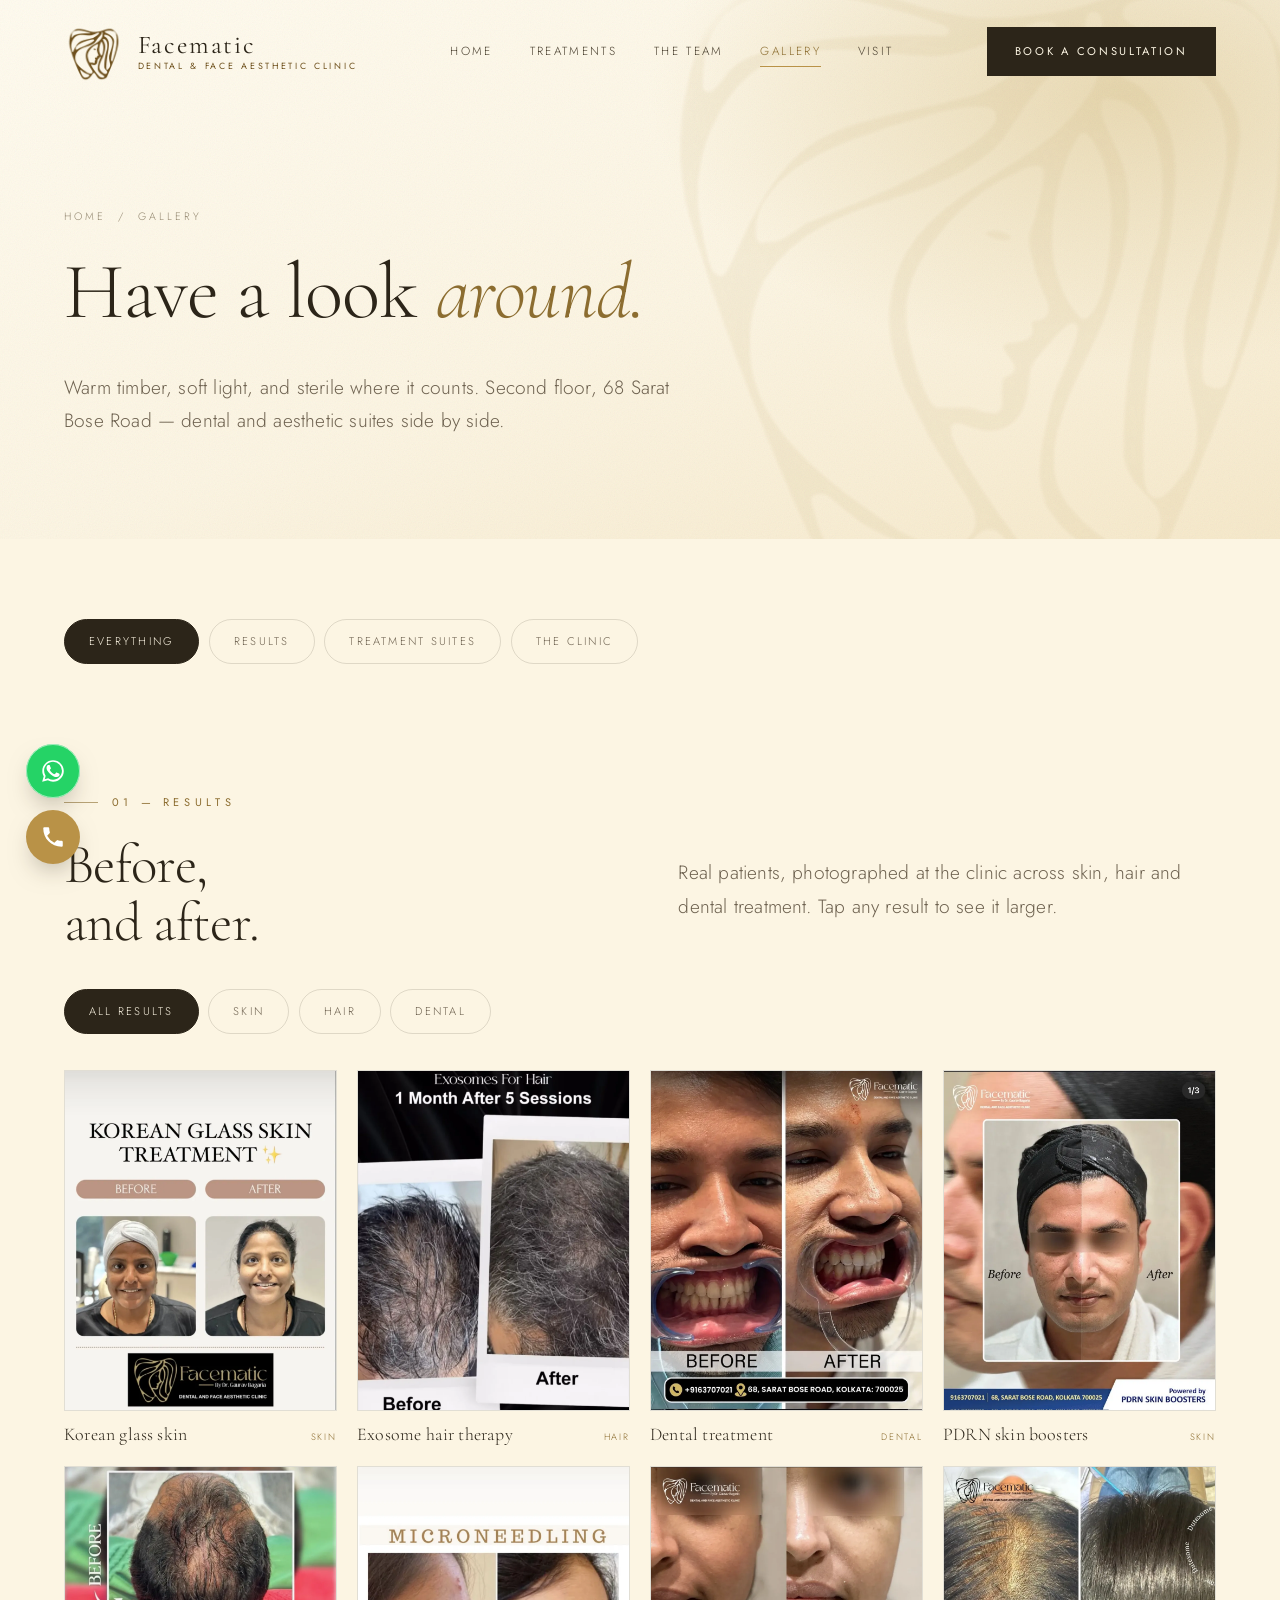
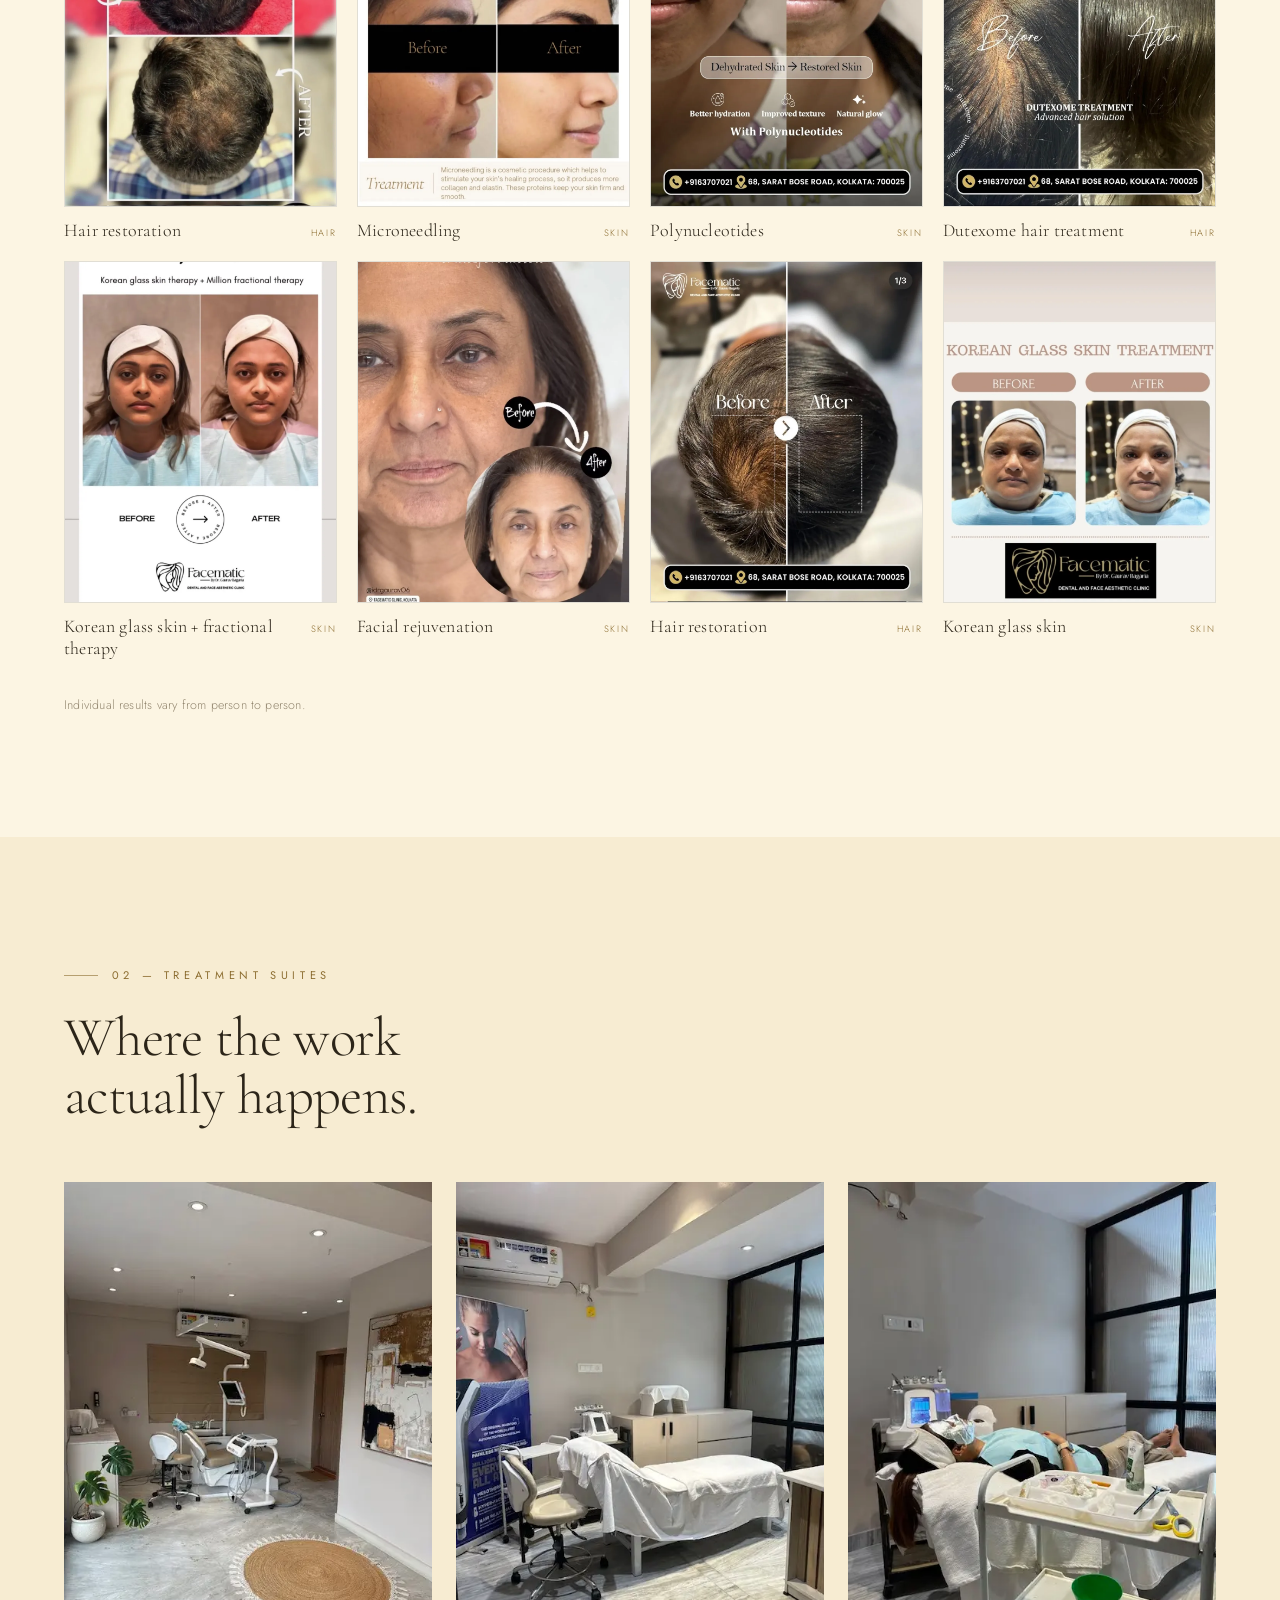
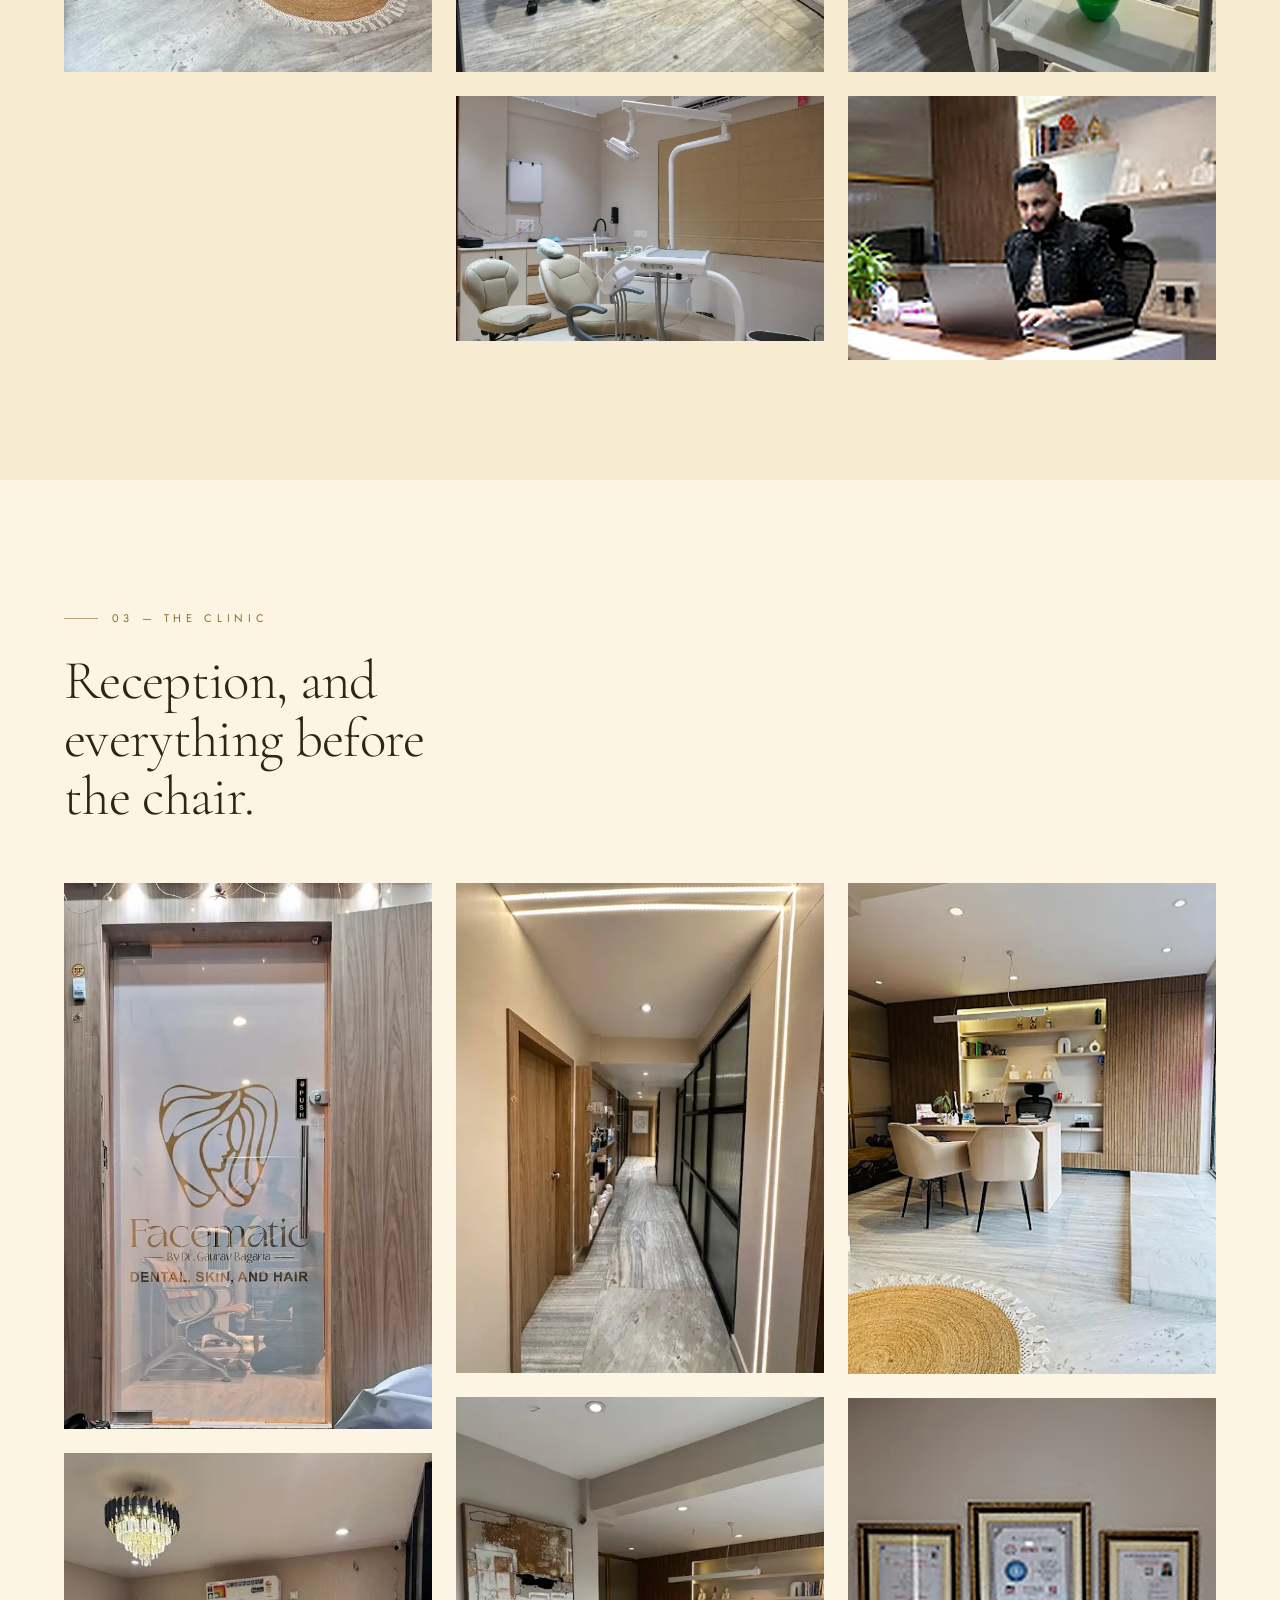
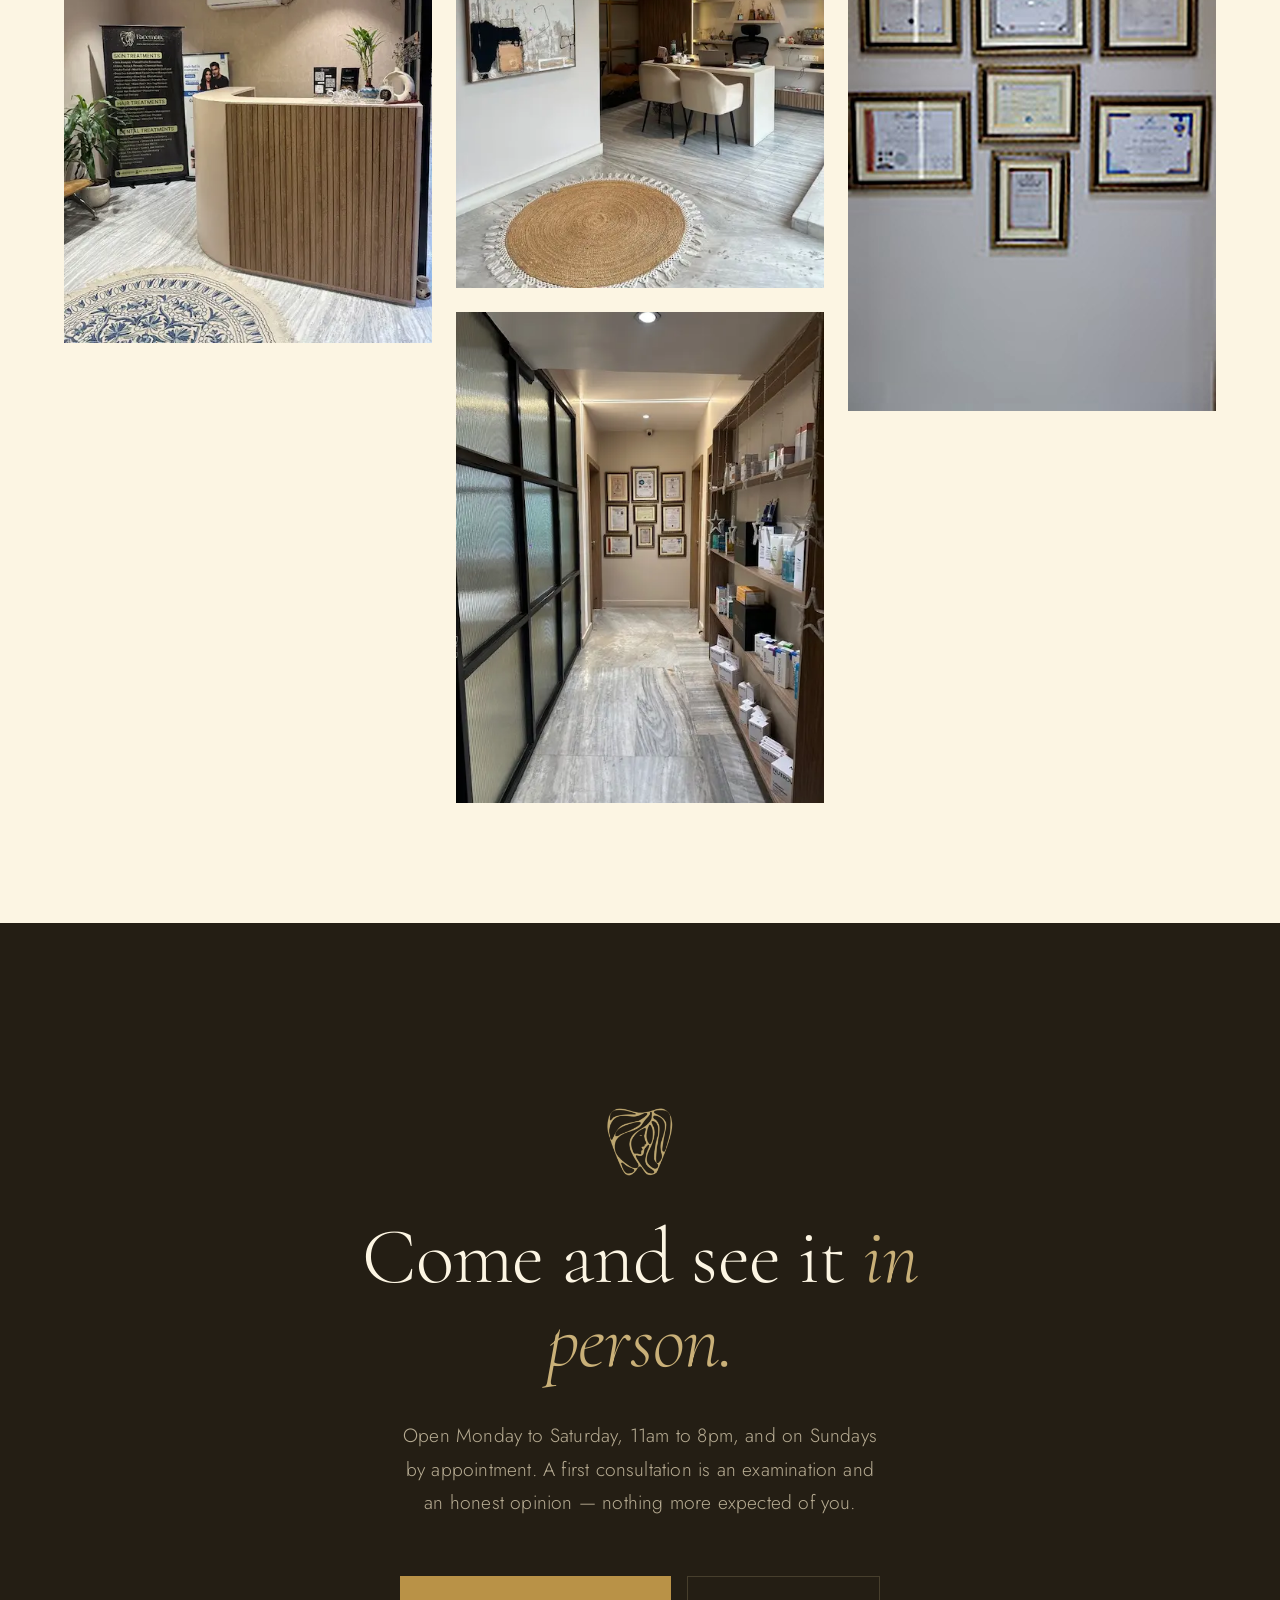
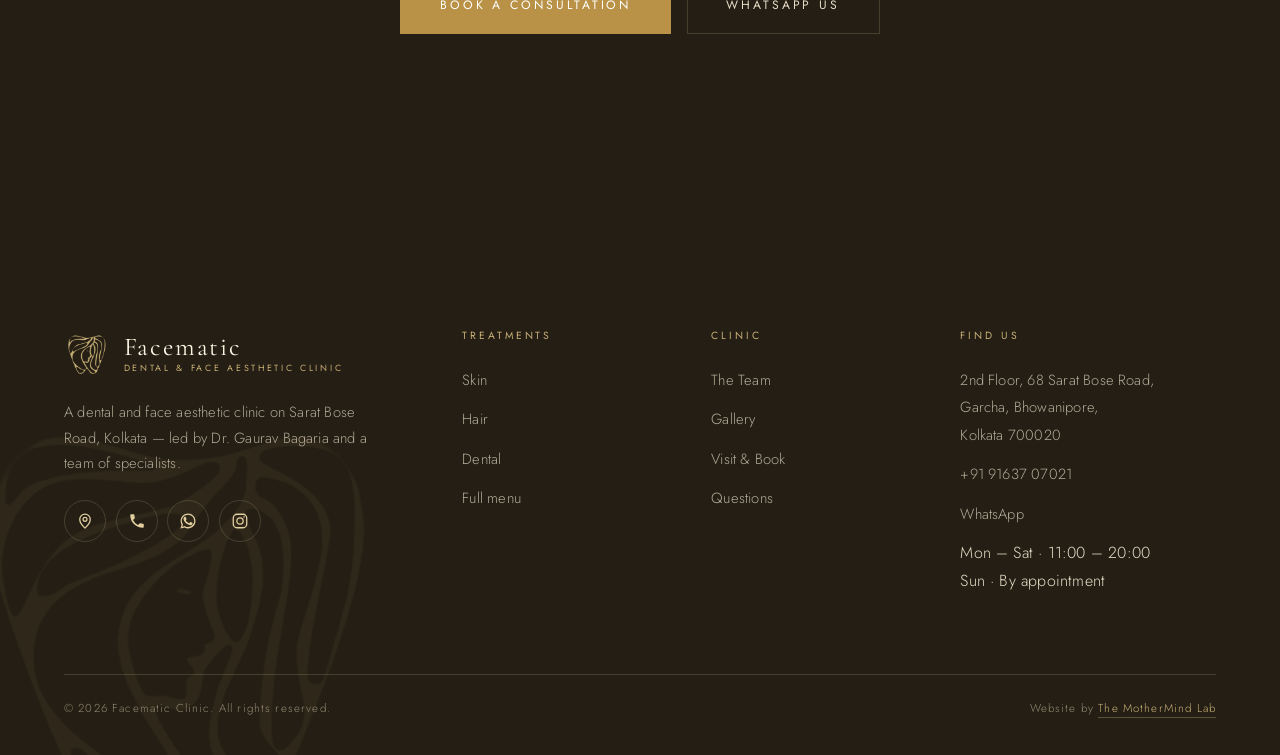
<file: gallery.html>
<!DOCTYPE html>
<html lang="en">
<head>
<meta charset="utf-8">
<meta name="viewport" content="width=device-width, initial-scale=1">
<title>Gallery — Inside Facematic | Sarat Bose Road, Kolkata</title>
<meta name="description" content="Inside Facematic — the clinic, treatment suites and real before-and-after results from 68 Sarat Bose Road, Kolkata.">
<link rel="canonical" href="https://facematic.in/gallery">
<meta property="og:type" content="website">
<meta property="og:site_name" content="Facematic">
<meta property="og:title" content="Gallery — Inside Facematic | Sarat Bose Road, Kolkata">
<meta property="og:description" content="Inside Facematic — the clinic, treatment suites and real before-and-after results from 68 Sarat Bose Road, Kolkata.">
<meta property="og:url" content="https://facematic.in/gallery">
<meta property="og:image" content="https://facematic.in/assets/img/og-image.jpg">
<meta name="twitter:card" content="summary_large_image">
<link rel="icon" href="assets/img/mark-brand.png">
<link rel="stylesheet" href="assets/css/facematic.css?v=54">
</head>
<body>

<header class="hdr">
  <div class="wrap hdr-inner">
    <a class="brand" href="index.html">
      <img src="assets/img/mark-header.png" alt="Facematic logo">
      <span class="brand-txt">
        <span class="brand-name">Facematic</span>
        <span class="brand-sub">Dental &amp; Face Aesthetic Clinic</span>
      </span>
    </a>
    <nav class="nav">
      <a href="index.html">Home</a>
      <a href="treatments.html">Treatments</a>
      <a href="about.html">The Team</a>
      <a href="gallery.html" aria-current="page">Gallery</a>
      <a href="contact.html">Visit</a>
    </nav>
    <div class="hdr-cta">
      <a class="phone-link" href="tel:+919163707021">+91 91637 07021</a>
      <a class="btn btn-sm" href="contact.html">Book a consultation</a>
    </div>
    <button class="burger" aria-label="Open menu"><span></span><span></span><span></span></button>
  </div>
</header>

<div class="mobile-menu">
  <a href="index.html">Home</a>
  <a href="treatments.html">Treatments</a>
  <a href="about.html">The Team</a>
  <a href="gallery.html">Gallery</a>
  <a href="contact.html">Visit</a>
  <a class="btn btn-gold" href="tel:+919163707021">Call the clinic</a>
</div>

<!-- ============ PAGE HERO ============ -->
<section class="phero">
  <div class="hero-bg"></div>
  <img class="hero-mark" src="assets/img/mark-gold.png" alt="" style="opacity:.12">
  <div class="hero-grain"></div>
  <div class="wrap phero-inner">
    <p class="crumb"><a href="index.html">Home</a> &nbsp;/&nbsp; Gallery</p>
    <h1>Have a look <em>around.</em></h1>
    <p class="lede mt4">
      Warm timber, soft light, and sterile where it counts. Second floor, 68 Sarat Bose Road &mdash;
      dental and aesthetic suites side by side.
    </p>
  </div>
</section>

<!-- ============ FILTER ============ -->
<section class="section-sm" style="padding-bottom:0">
  <div class="wrap">
    <div class="pills reveal">
      <button class="pill active" data-filter="all">Everything</button>
      <button class="pill" data-filter="patients">Results</button>
      <button class="pill" data-filter="suites">Treatment Suites</button>
      <button class="pill" data-filter="clinic">The Clinic</button>
    </div>
  </div>
</section>

<!-- ============ RESULTS (before / after) ============ -->
<section class="section" id="results" data-group="patients">
  <div class="wrap">
    <div class="split" style="align-items:end;margin-bottom:var(--s4)">
      <div class="reveal">
        <p class="eyebrow">01 &mdash; Results</p>
        <h2 class="h2">Before,<br>and after.</h2>
      </div>
      <p class="lede reveal d1" style="padding-bottom:.5rem">
        Real patients, photographed at the clinic across skin, hair and dental treatment.
        Tap any result to see it larger.
      </p>
    </div>
    <div class="pills ba-pills reveal">
      <button class="pill active" type="button" data-ba-filter="all">All results</button>
      <button class="pill" type="button" data-ba-filter="skin">Skin</button>
      <button class="pill" type="button" data-ba-filter="hair">Hair</button>
      <button class="pill" type="button" data-ba-filter="dental">Dental</button>
    </div>
    <div class="ba-grid" data-lb-group>
      <figure class="ba-tile reveal" data-cat="skin">
        <button class="ba-open" type="button" data-full="assets/img/results/korean-glass-skin-1.webp" data-caption="Korean glass skin &middot; Before &amp; after" aria-label="View larger: Korean glass skin, before and after"><img src="assets/img/results/korean-glass-skin-1.webp" alt="Korean glass skin, before and after at Facematic" loading="lazy"></button>
        <figcaption class="ba-cap"><span class="ba-name">Korean glass skin</span><span class="ba-tag">Skin</span></figcaption>
      </figure>
      <figure class="ba-tile reveal" data-cat="hair">
        <button class="ba-open" type="button" data-full="assets/img/results/exosome-hair.webp" data-caption="Exosome hair therapy &middot; Before &amp; after" aria-label="View larger: Exosome hair therapy, before and after"><img src="assets/img/results/exosome-hair.webp" alt="Exosome hair therapy, before and after at Facematic" loading="lazy"></button>
        <figcaption class="ba-cap"><span class="ba-name">Exosome hair therapy</span><span class="ba-tag">Hair</span></figcaption>
      </figure>
      <figure class="ba-tile reveal" data-cat="dental">
        <button class="ba-open" type="button" data-full="assets/img/results/dental.webp" data-caption="Dental treatment &middot; Before &amp; after" aria-label="View larger: Dental treatment, before and after"><img src="assets/img/results/dental.webp" alt="Dental treatment, before and after at Facematic" loading="lazy"></button>
        <figcaption class="ba-cap"><span class="ba-name">Dental treatment</span><span class="ba-tag">Dental</span></figcaption>
      </figure>
      <figure class="ba-tile reveal" data-cat="skin">
        <button class="ba-open" type="button" data-full="assets/img/results/pdrn-skin-boosters.webp" data-caption="PDRN skin boosters &middot; Before &amp; after" aria-label="View larger: PDRN skin boosters, before and after"><img src="assets/img/results/pdrn-skin-boosters.webp" alt="PDRN skin boosters, before and after at Facematic" loading="lazy"></button>
        <figcaption class="ba-cap"><span class="ba-name">PDRN skin boosters</span><span class="ba-tag">Skin</span></figcaption>
      </figure>
      <figure class="ba-tile reveal" data-cat="hair">
        <button class="ba-open" type="button" data-full="assets/img/results/hair-restoration-1.webp" data-caption="Hair restoration &middot; Before &amp; after" aria-label="View larger: Hair restoration, before and after"><img src="assets/img/results/hair-restoration-1.webp" alt="Hair restoration, before and after at Facematic" loading="lazy"></button>
        <figcaption class="ba-cap"><span class="ba-name">Hair restoration</span><span class="ba-tag">Hair</span></figcaption>
      </figure>
      <figure class="ba-tile reveal" data-cat="skin">
        <button class="ba-open" type="button" data-full="assets/img/results/microneedling.webp" data-caption="Microneedling &middot; Before &amp; after" aria-label="View larger: Microneedling, before and after"><img src="assets/img/results/microneedling.webp" alt="Microneedling, before and after at Facematic" loading="lazy"></button>
        <figcaption class="ba-cap"><span class="ba-name">Microneedling</span><span class="ba-tag">Skin</span></figcaption>
      </figure>
      <figure class="ba-tile reveal" data-cat="skin">
        <button class="ba-open" type="button" data-full="assets/img/results/polynucleotides.webp" data-caption="Polynucleotides &middot; Before &amp; after" aria-label="View larger: Polynucleotides, before and after"><img src="assets/img/results/polynucleotides.webp" alt="Polynucleotides, before and after at Facematic" loading="lazy"></button>
        <figcaption class="ba-cap"><span class="ba-name">Polynucleotides</span><span class="ba-tag">Skin</span></figcaption>
      </figure>
      <figure class="ba-tile reveal" data-cat="hair">
        <button class="ba-open" type="button" data-full="assets/img/results/dutexome-hair.webp" data-caption="Dutexome hair treatment &middot; Before &amp; after" aria-label="View larger: Dutexome hair treatment, before and after"><img src="assets/img/results/dutexome-hair.webp" alt="Dutexome hair treatment, before and after at Facematic" loading="lazy"></button>
        <figcaption class="ba-cap"><span class="ba-name">Dutexome hair treatment</span><span class="ba-tag">Hair</span></figcaption>
      </figure>
      <figure class="ba-tile reveal" data-cat="skin">
        <button class="ba-open" type="button" data-full="assets/img/results/korean-glass-skin-fractional.webp" data-caption="Korean glass skin + fractional therapy &middot; Before &amp; after" aria-label="View larger: Korean glass skin + fractional therapy, before and after"><img src="assets/img/results/korean-glass-skin-fractional.webp" alt="Korean glass skin + fractional therapy, before and after at Facematic" loading="lazy"></button>
        <figcaption class="ba-cap"><span class="ba-name">Korean glass skin + fractional therapy</span><span class="ba-tag">Skin</span></figcaption>
      </figure>
      <figure class="ba-tile reveal" data-cat="skin">
        <button class="ba-open" type="button" data-full="assets/img/results/facial-rejuvenation.webp" data-caption="Facial rejuvenation &middot; Before &amp; after" aria-label="View larger: Facial rejuvenation, before and after"><img src="assets/img/results/facial-rejuvenation.webp" alt="Facial rejuvenation, before and after at Facematic" loading="lazy"></button>
        <figcaption class="ba-cap"><span class="ba-name">Facial rejuvenation</span><span class="ba-tag">Skin</span></figcaption>
      </figure>
      <figure class="ba-tile reveal" data-cat="hair">
        <button class="ba-open" type="button" data-full="assets/img/results/hair-restoration-2.webp" data-caption="Hair restoration &middot; Before &amp; after" aria-label="View larger: Hair restoration, before and after"><img src="assets/img/results/hair-restoration-2.webp" alt="Hair restoration, before and after at Facematic" loading="lazy"></button>
        <figcaption class="ba-cap"><span class="ba-name">Hair restoration</span><span class="ba-tag">Hair</span></figcaption>
      </figure>
      <figure class="ba-tile reveal" data-cat="skin">
        <button class="ba-open" type="button" data-full="assets/img/results/korean-glass-skin-2.webp" data-caption="Korean glass skin &middot; Before &amp; after" aria-label="View larger: Korean glass skin, before and after"><img src="assets/img/results/korean-glass-skin-2.webp" alt="Korean glass skin, before and after at Facematic" loading="lazy"></button>
        <figcaption class="ba-cap"><span class="ba-name">Korean glass skin</span><span class="ba-tag">Skin</span></figcaption>
      </figure>
    </div>
    <p class="ba-note">Individual results vary from person to person.</p>
  </div>
</section>

<!-- ============ TREATMENT SUITES ============ -->
<section class="section tint" data-group="suites">
  <div class="wrap">
    <p class="eyebrow reveal">02 &mdash; Treatment suites</p>
    <h2 class="h2 reveal d1" style="max-width:16ch;margin-bottom:var(--s5)">Where the work actually happens.</h2>
    <div class="gal reveal">
      <figure class="gal-item"><img src="assets/img/dental-suite.webp" alt="Dental suite at Facematic"><figcaption>Dental suite</figcaption></figure>
      <figure class="gal-item"><img src="assets/img/skin-suite.webp" alt="Skin treatment suite at Facematic"><figcaption>Skin suite</figcaption></figure>
      <figure class="gal-item"><img src="assets/img/dental-chair.webp" alt="Dental chair and equipment at Facematic"><figcaption>Dental chair</figcaption></figure>
      <figure class="gal-item"><img src="assets/img/facial-treatment.webp" alt="A facial treatment in progress at Facematic"><figcaption>Facial in progress</figcaption></figure>
      <figure class="gal-item"><img src="assets/img/g-doctor-desk.jpg" alt="Dr. Gaurav Bagaria at the consultation desk"><figcaption>Consultation</figcaption></figure>
    </div>
  </div>
</section>

<!-- ============ THE CLINIC ============ -->
<section class="section" data-group="clinic">
  <div class="wrap">
    <p class="eyebrow reveal">03 &mdash; The clinic</p>
    <h2 class="h2 reveal d1" style="max-width:16ch;margin-bottom:var(--s5)">Reception, and everything before the chair.</h2>
    <div class="gal reveal">
      <figure class="gal-item"><img src="assets/img/clinic-entrance.webp" alt="Facematic clinic entrance with the logo on the glass door"><figcaption>Entrance</figcaption></figure>
      <figure class="gal-item"><img src="assets/img/reception-desk.webp" alt="Facematic reception desk"><figcaption>Reception</figcaption></figure>
      <figure class="gal-item"><img src="assets/img/clinic-corridor.webp" alt="Corridor at Facematic clinic"><figcaption>The corridor</figcaption></figure>
      <figure class="gal-item"><img src="assets/img/consultation-room.webp" alt="Consultation room at Facematic"><figcaption>Consultation room</figcaption></figure>
      <figure class="gal-item"><img src="assets/img/clinic-corridor-shelves.webp" alt="Corridor with skincare shelves and certificates"><figcaption>Skincare shelves</figcaption></figure>
      <figure class="gal-item"><img src="assets/img/reception.jpg" alt="Waiting area at Facematic"><figcaption>Waiting area</figcaption></figure>
      <figure class="gal-item"><img src="assets/img/g-certificates.jpg" alt="Certifications and recognitions on the clinic wall"><figcaption>Credentials wall</figcaption></figure>
    </div>
  </div>
</section>

<!-- ============ CTA ============ -->
<section class="section-lg dark">
  <div class="wrap center">
    <img src="assets/img/mark-gold.png" alt="" style="width:80px;margin:0 auto var(--s4);opacity:.95">
    <h2 class="h1 reveal" style="max-width:16ch;margin-inline:auto">Come and see it <em class="italic gold">in person.</em></h2>
    <p class="lede center mx-auto mt4 reveal d1" style="max-width:44ch">
      Open Monday to Saturday, 11am to 8pm, and on Sundays by appointment. A first consultation is an examination and an honest
      opinion &mdash; nothing more expected of you.
    </p>
    <div class="hero-actions reveal d2" style="justify-content:center">
      <a class="btn btn-gold" href="contact.html">Book a consultation</a>
      <a class="btn btn-ghost" href="https://wa.me/919163707021" target="_blank" rel="noopener">WhatsApp us</a>
    </div>
  </div>
</section>

<footer class="ftr">
  <img class="ftr-mark" src="assets/img/mark-gold.png" alt="">
  <div class="wrap">
    <div class="ftr-grid">
      <div>
        <div class="brand" style="margin-bottom:var(--s3)">
          <img src="assets/img/mark-gold.png" alt="" style="width:46px">
          <span class="brand-txt">
            <span class="brand-name">Facematic</span>
            <span class="brand-sub">Dental &amp; Face Aesthetic Clinic</span>
          </span>
        </div>
        <p style="color:rgba(231,220,198,.72);font-size:.92rem;max-width:34ch">
          A dental and face aesthetic clinic on Sarat Bose Road, Kolkata &mdash; led by
          Dr. Gaurav Bagaria and a team of specialists.
        </p>
        <div class="ftr-social">
          <a href="https://maps.google.com/?q=Facematic,+68+Sarat+Bose+Road,+Kolkata" target="_blank" rel="noopener" aria-label="Find Facematic on Google Maps"><svg viewBox="0 0 24 24" fill="none" stroke="currentColor" stroke-width="1.7" aria-hidden="true"><path d="M12 21.5s7-6.1 7-11.7a7 7 0 1 0-14 0c0 5.6 7 11.7 7 11.7z"/><circle cx="12" cy="9.8" r="2.6"/></svg></a>
          <a href="tel:+919163707021" aria-label="Call Facematic"><svg viewBox="0 0 24 24" fill="currentColor" aria-hidden="true"><path d="M6.62 10.79a15.5 15.5 0 0 0 6.59 6.59l2.2-2.2a1 1 0 0 1 1.03-.24c1.12.37 2.33.57 3.56.57a1 1 0 0 1 1 1V20a1 1 0 0 1-1 1C10.4 21 3 13.6 3 4a1 1 0 0 1 1-1h3.5a1 1 0 0 1 1 1c0 1.24.2 2.44.57 3.56a1 1 0 0 1-.25 1.03l-2.2 2.2z"/></svg></a>
          <a href="https://wa.me/919163707021" target="_blank" rel="noopener" aria-label="WhatsApp Facematic"><svg viewBox="0 0 24 24" fill="currentColor" aria-hidden="true"><path d="M12.04 2C6.58 2 2.13 6.45 2.13 11.91c0 1.75.46 3.46 1.32 4.96L2 22l5.25-1.38a9.87 9.87 0 0 0 4.79 1.22h.01c5.46 0 9.91-4.45 9.91-9.91S17.5 2 12.04 2zm0 18.02h-.01a8.2 8.2 0 0 1-4.19-1.15l-.3-.18-3.12.82.83-3.04-.2-.31a8.19 8.19 0 0 1-1.26-4.37c0-4.54 3.7-8.23 8.25-8.23a8.23 8.23 0 0 1 8.24 8.24c0 4.54-3.7 8.22-8.24 8.22z"/><path d="M17.47 14.38c-.3-.15-1.75-.86-2.02-.96-.27-.1-.47-.15-.67.15-.2.3-.77.96-.94 1.16-.17.2-.35.22-.65.07-.3-.15-1.25-.46-2.38-1.47-.88-.78-1.47-1.75-1.65-2.05-.17-.3-.02-.46.13-.61.13-.13.3-.35.45-.52.15-.17.2-.3.3-.5.1-.2.05-.37-.02-.52-.08-.15-.67-1.6-.92-2.2-.24-.58-.48-.5-.67-.51h-.57c-.2 0-.52.07-.79.37-.27.3-1.04 1.01-1.04 2.47s1.07 2.86 1.22 3.06c.15.2 2.1 3.2 5.08 4.49.71.3 1.26.49 1.69.63.71.22 1.36.19 1.87.12.57-.09 1.75-.72 2-1.41.25-.69.25-1.28.17-1.41-.07-.13-.27-.2-.57-.35z"/></svg></a>
          <a href="https://www.instagram.com/facematicclinicindia/" target="_blank" rel="noopener" aria-label="Facematic on Instagram"><svg viewBox="0 0 24 24" fill="none" stroke="currentColor" stroke-width="1.7" aria-hidden="true"><rect x="3" y="3" width="18" height="18" rx="5"/><circle cx="12" cy="12" r="4.2"/><circle cx="17.4" cy="6.6" r="1.1" fill="currentColor" stroke="none"/></svg></a>
        </div>
      </div>
      <div>
        <h4>Treatments</h4>
        <ul><li><a href="treatments.html#skin">Skin</a></li><li><a href="treatments.html#hair">Hair</a></li><li><a href="treatments.html#dental">Dental</a></li><li><a href="treatments.html">Full menu</a></li></ul>
      </div>
      <div>
        <h4>Clinic</h4>
        <ul><li><a href="about.html">The Team</a></li><li><a href="gallery.html">Gallery</a></li><li><a href="contact.html">Visit &amp; Book</a></li><li><a href="contact.html#faq">Questions</a></li></ul>
      </div>
      <div>
        <h4>Find us</h4>
        <ul>
          <li><a href="https://maps.google.com/?q=Facematic,+68+Sarat+Bose+Road,+Kolkata" target="_blank" rel="noopener">2nd Floor, 68 Sarat Bose Road,<br>Garcha, Bhowanipore,<br>Kolkata 700020</a></li>
          <li><a href="tel:+919163707021">+91 91637 07021</a></li>
          <li><a href="https://wa.me/919163707021" target="_blank" rel="noopener">WhatsApp</a></li>
          <li>Mon &ndash; Sat &middot; 11:00 &ndash; 20:00<br>Sun &middot; By appointment</li>
        </ul>
      </div>
    </div>
    <div class="ftr-bot">
      <span>&copy; 2026 Facematic Clinic. All rights reserved.</span>
      <span>Website by <a class="credit" href="https://wa.me/919799780007" target="_blank" rel="noopener" title="WhatsApp +91 97997 80007">The MotherMind Lab</a></span>
    </div>
  </div>
</footer>

<div class="floatbar">
  <a class="fb-wa" href="https://wa.me/919163707021" target="_blank" rel="noopener" aria-label="WhatsApp Facematic" data-label="WhatsApp">
    <span class="pulse"></span>
    <svg viewBox="0 0 24 24" fill="currentColor" aria-hidden="true"><path d="M12.04 2C6.58 2 2.13 6.45 2.13 11.91c0 1.75.46 3.46 1.32 4.96L2 22l5.25-1.38a9.87 9.87 0 0 0 4.79 1.22h.01c5.46 0 9.91-4.45 9.91-9.91S17.5 2 12.04 2zm0 18.02h-.01a8.2 8.2 0 0 1-4.19-1.15l-.3-.18-3.12.82.83-3.04-.2-.31a8.19 8.19 0 0 1-1.26-4.37c0-4.54 3.7-8.23 8.25-8.23a8.23 8.23 0 0 1 8.24 8.24c0 4.54-3.7 8.22-8.24 8.22z"/><path d="M17.47 14.38c-.3-.15-1.75-.86-2.02-.96-.27-.1-.47-.15-.67.15-.2.3-.77.96-.94 1.16-.17.2-.35.22-.65.07-.3-.15-1.25-.46-2.38-1.47-.88-.78-1.47-1.75-1.65-2.05-.17-.3-.02-.46.13-.61.13-.13.3-.35.45-.52.15-.17.2-.3.3-.5.1-.2.05-.37-.02-.52-.08-.15-.67-1.6-.92-2.2-.24-.58-.48-.5-.67-.51h-.57c-.2 0-.52.07-.79.37-.27.3-1.04 1.01-1.04 2.47s1.07 2.86 1.22 3.06c.15.2 2.1 3.2 5.08 4.49.71.3 1.26.49 1.69.63.71.22 1.36.19 1.87.12.57-.09 1.75-.72 2-1.41.25-.69.25-1.28.17-1.41-.07-.13-.27-.2-.57-.35z"/></svg>
  </a>
  <a class="fb-call" href="tel:+919163707021" aria-label="Call Facematic" data-label="Call">
    <svg viewBox="0 0 24 24" fill="currentColor" aria-hidden="true"><path d="M6.62 10.79a15.5 15.5 0 0 0 6.59 6.59l2.2-2.2a1 1 0 0 1 1.03-.24c1.12.37 2.33.57 3.56.57a1 1 0 0 1 1 1V20a1 1 0 0 1-1 1C10.4 21 3 13.6 3 4a1 1 0 0 1 1-1h3.5a1 1 0 0 1 1 1c0 1.24.2 2.44.57 3.56a1 1 0 0 1-.25 1.03l-2.2 2.2z"/></svg>
  </a>
</div>

<div class="callbar">
  <a href="tel:+919163707021">Call</a>
  <a href="https://wa.me/919163707021" target="_blank" rel="noopener">WhatsApp</a>
</div>

<div class="lb" data-lb hidden role="dialog" aria-modal="true" aria-label="Before and after photo">
  <div class="lb-box">
    <button class="lb-close" type="button">Close <span aria-hidden="true">&times;</span></button>
    <button class="lb-nav lb-prev" type="button" aria-label="Previous result"><svg viewBox="0 0 24 24" fill="none" stroke="currentColor" stroke-width="1.6" aria-hidden="true"><path d="M15 5l-7 7 7 7"/></svg></button>
    <img alt="">
    <button class="lb-nav lb-next" type="button" aria-label="Next result"><svg viewBox="0 0 24 24" fill="none" stroke="currentColor" stroke-width="1.6" aria-hidden="true"><path d="M9 5l7 7-7 7"/></svg></button>
    <p class="lb-cap"></p>
  </div>
</div>

<script src="assets/js/facematic.js?v=54"></script>
</body>
</html>
</file>
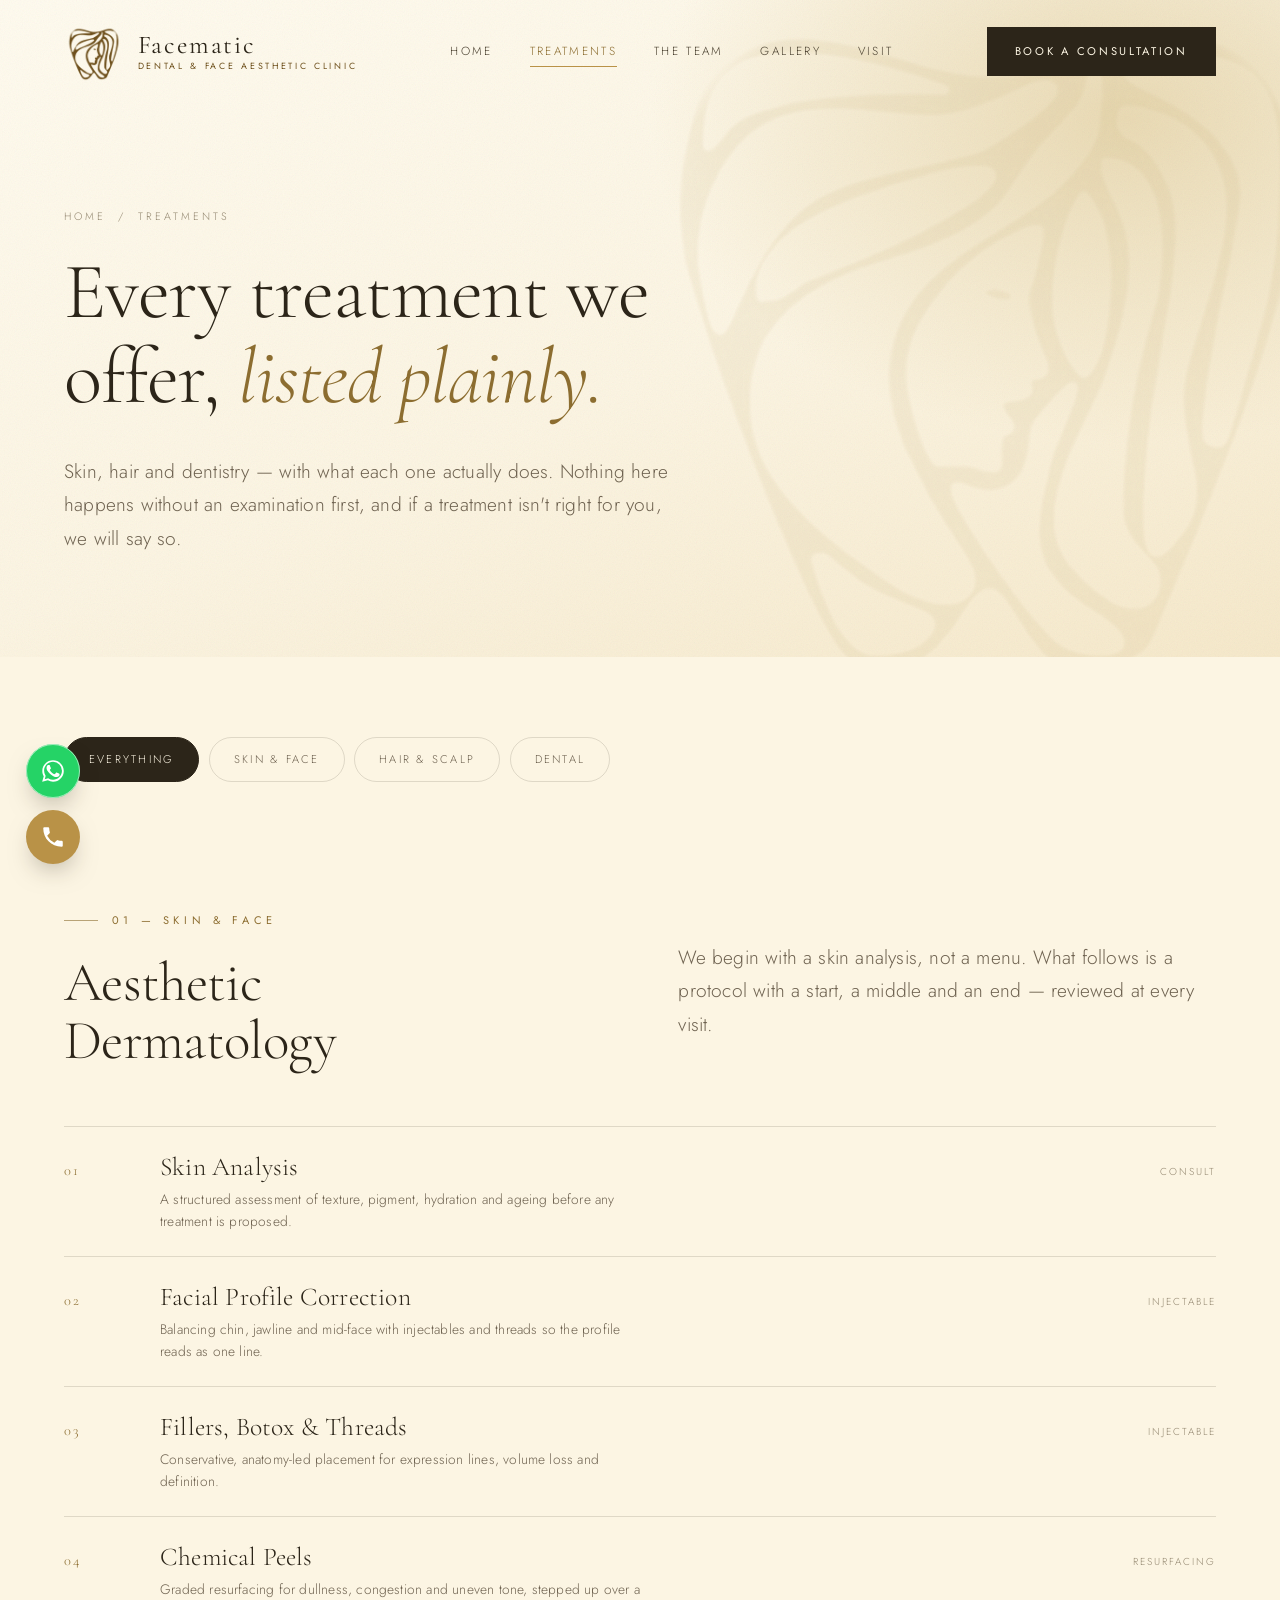
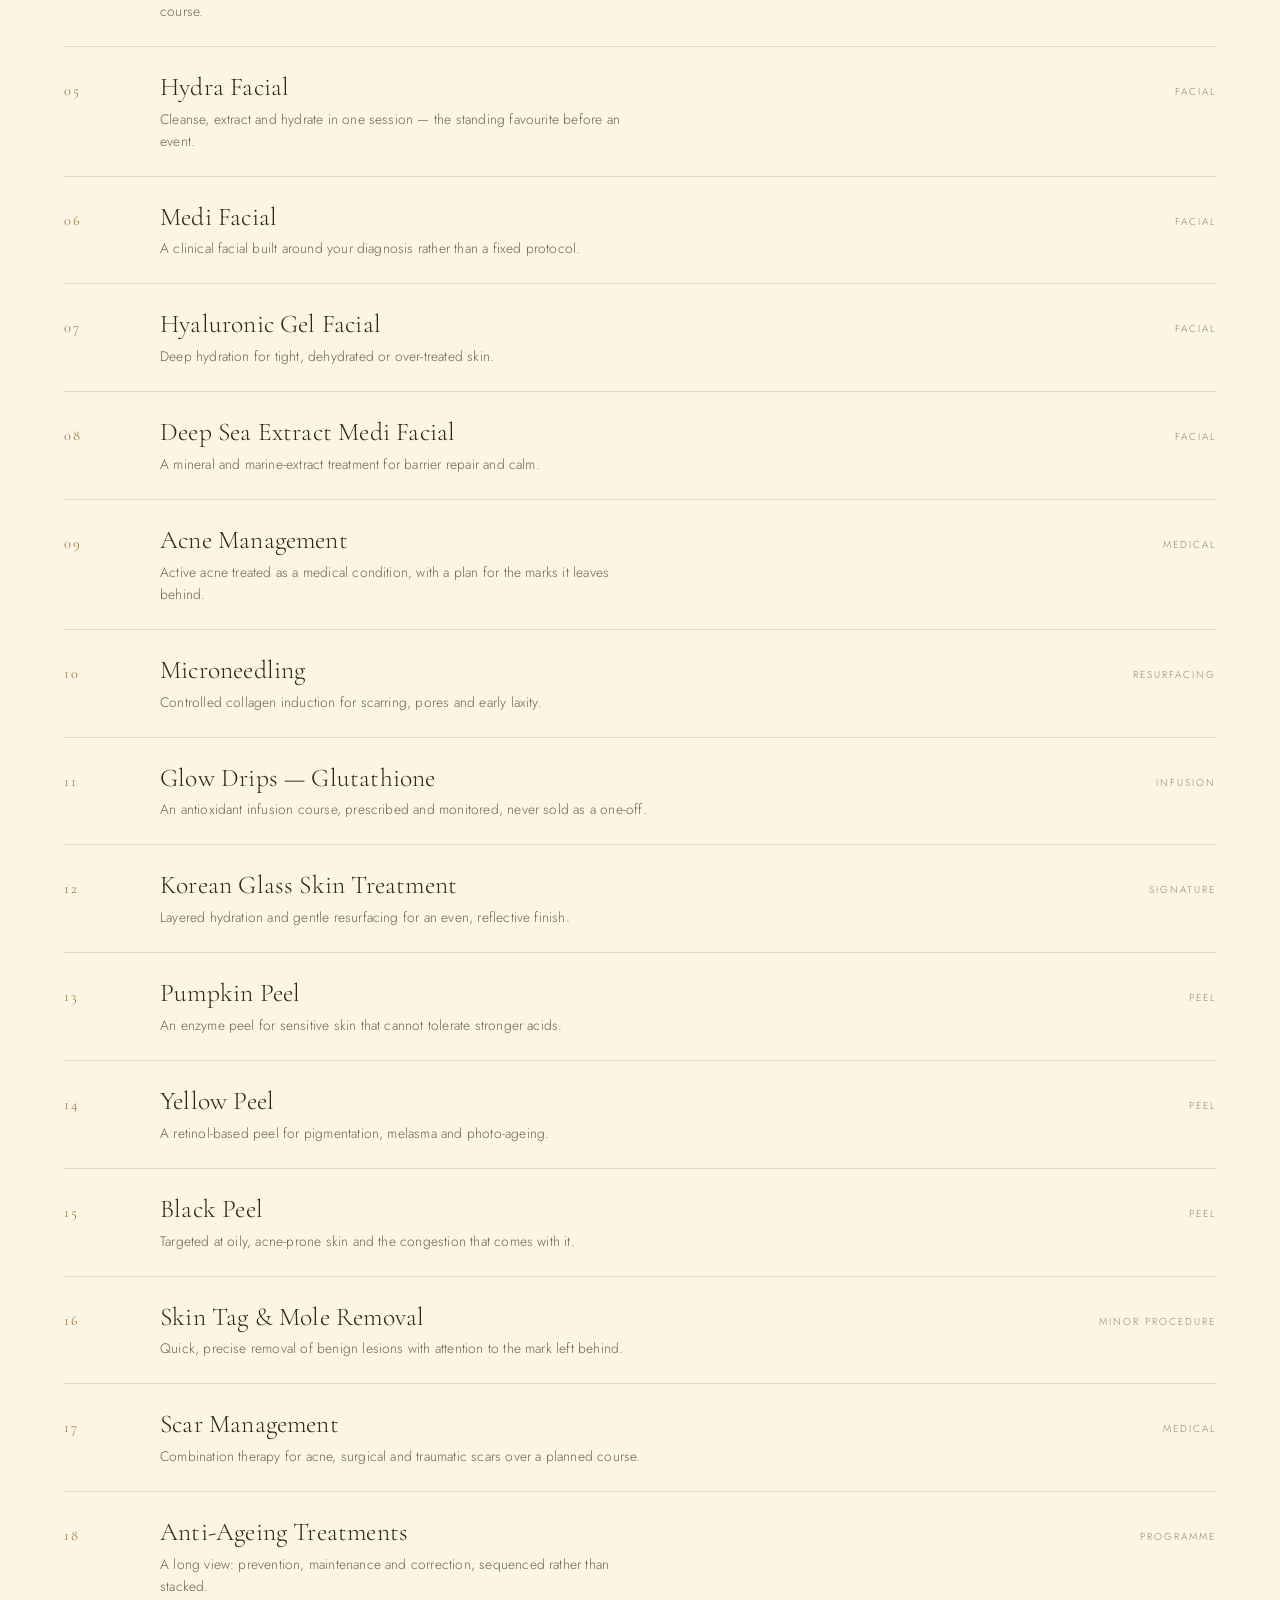
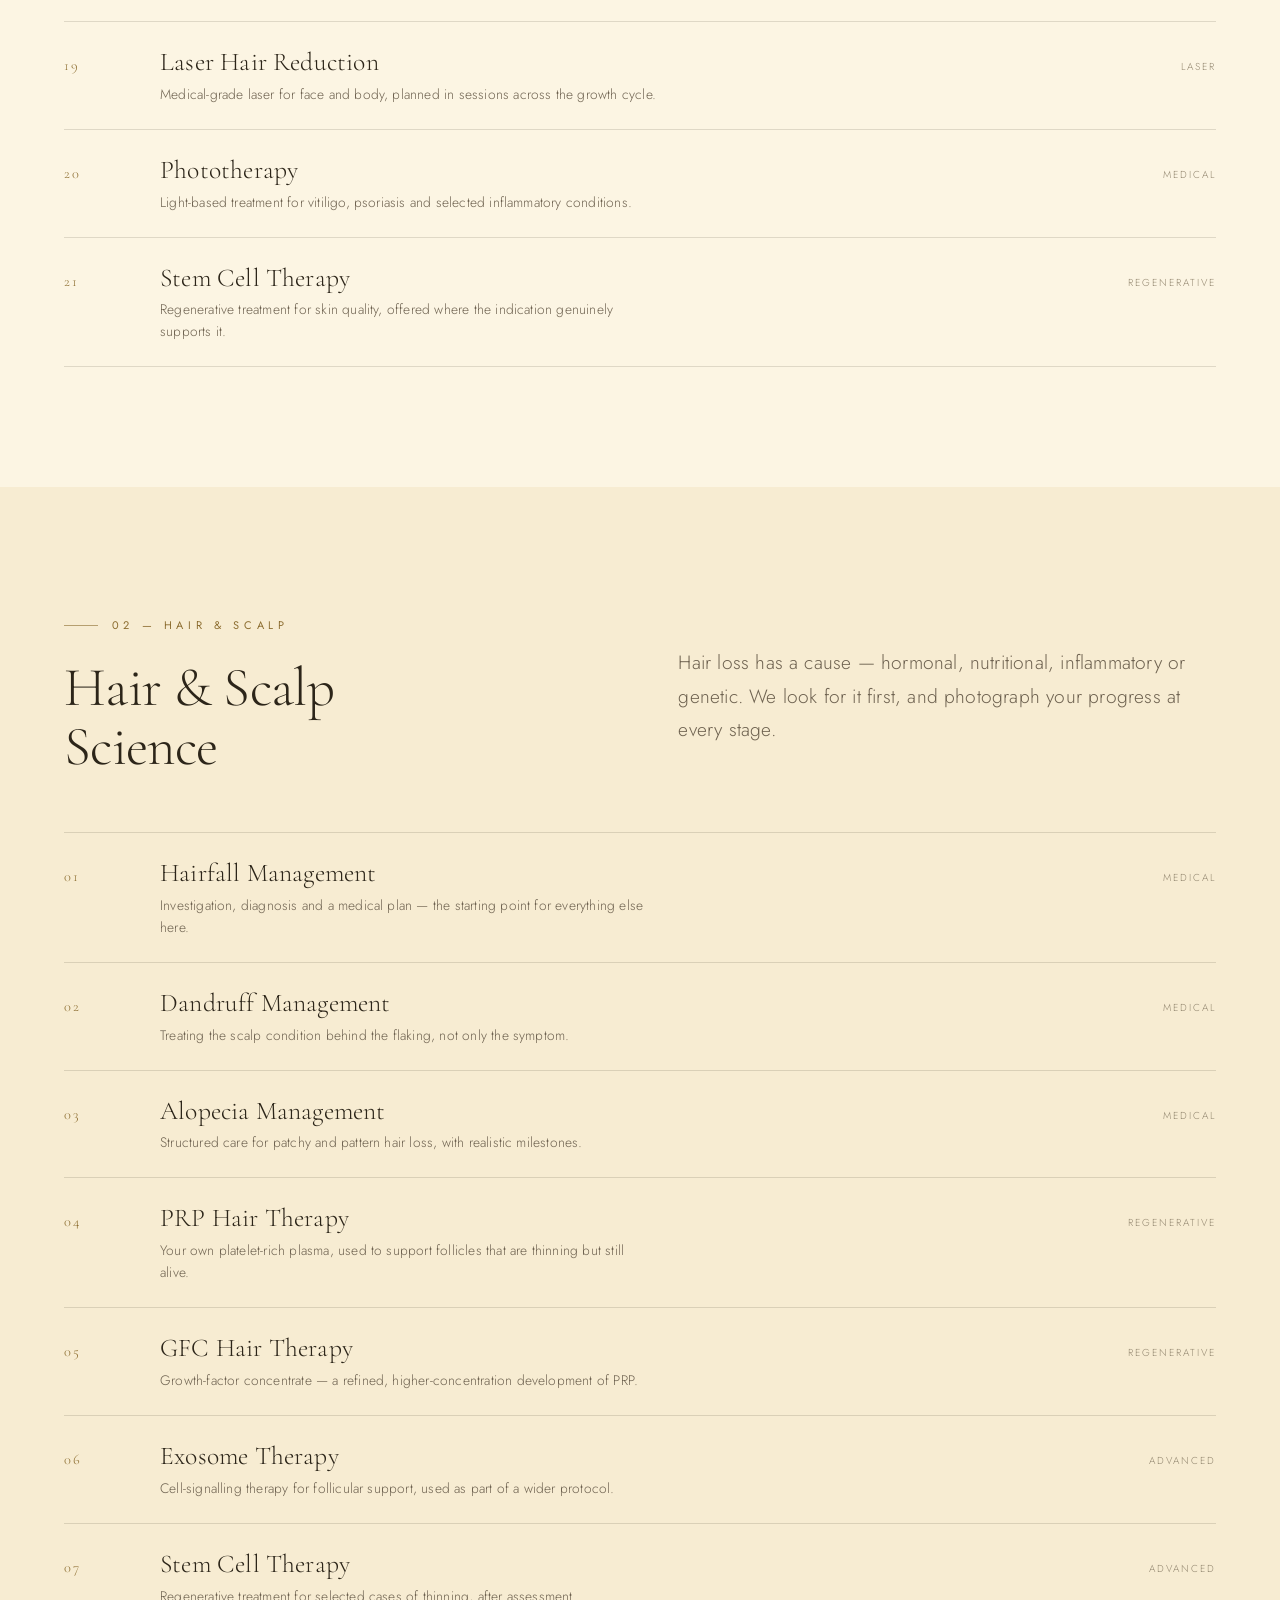
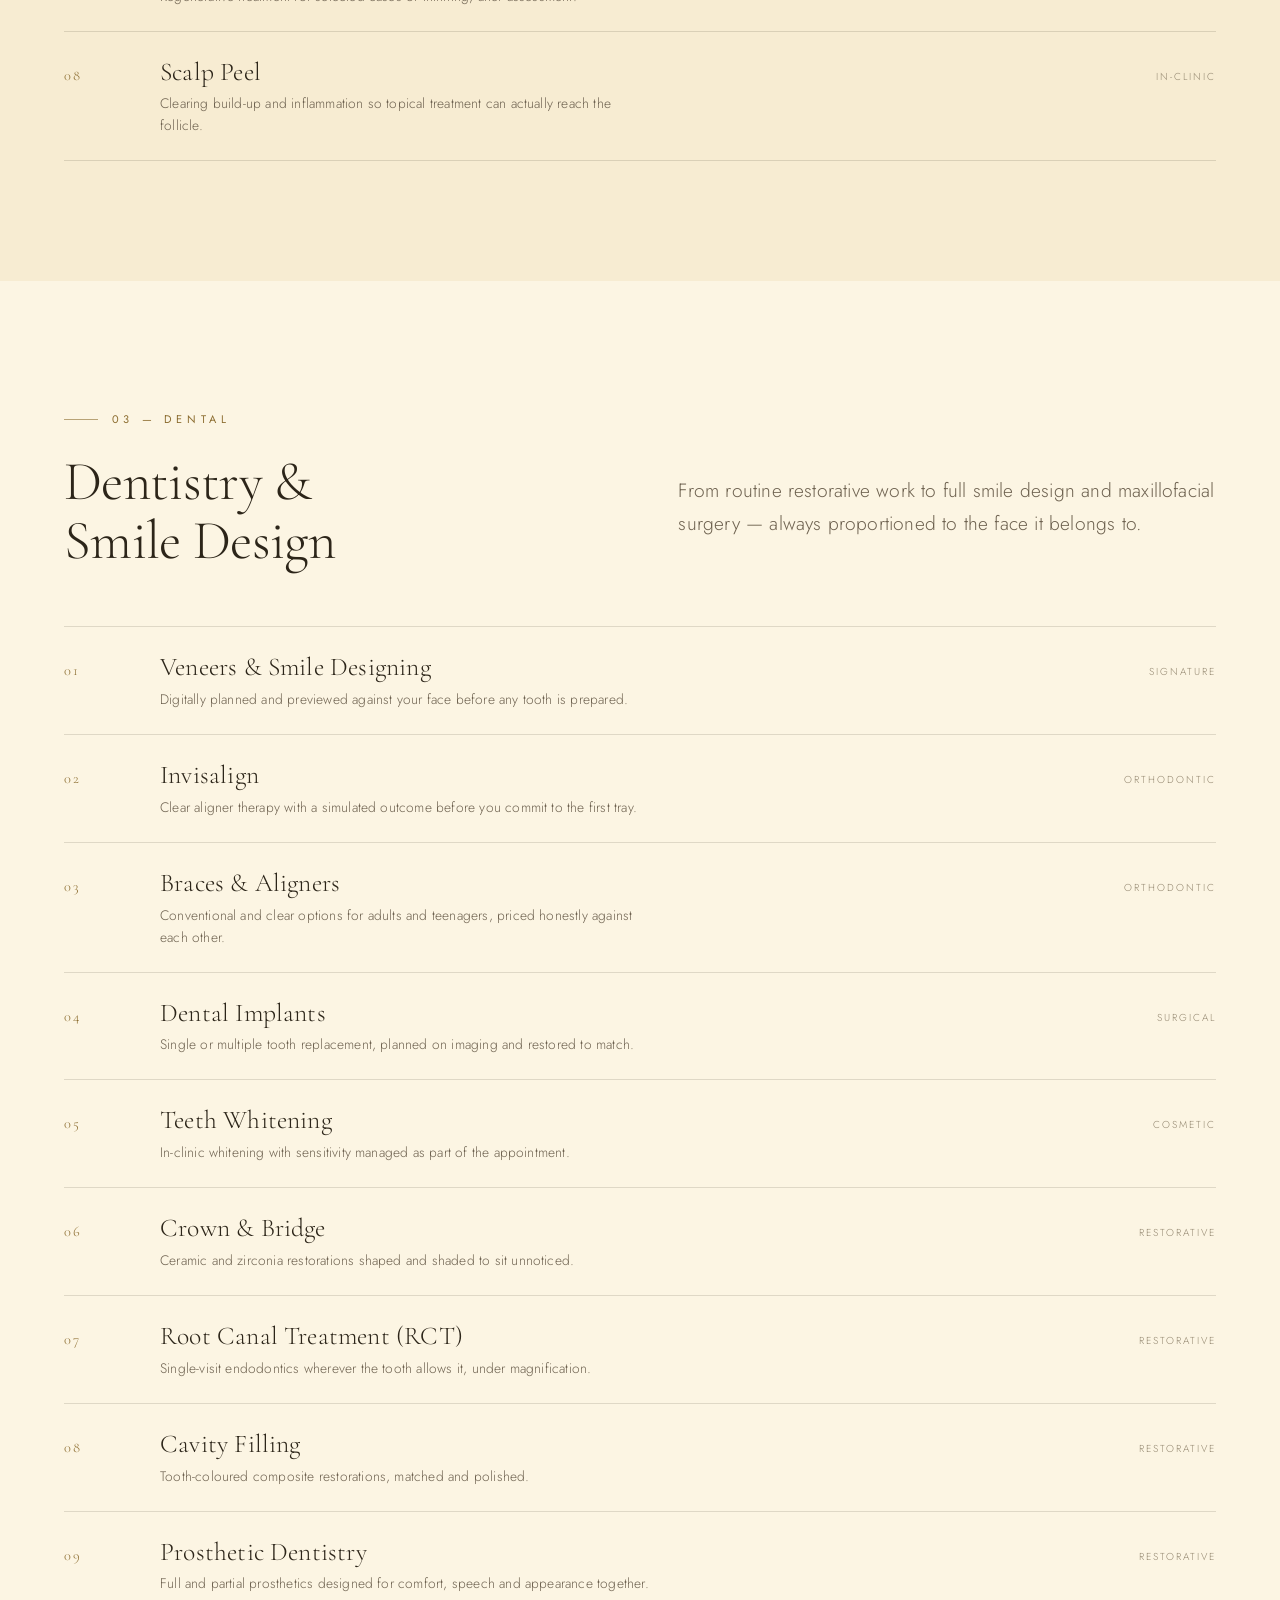
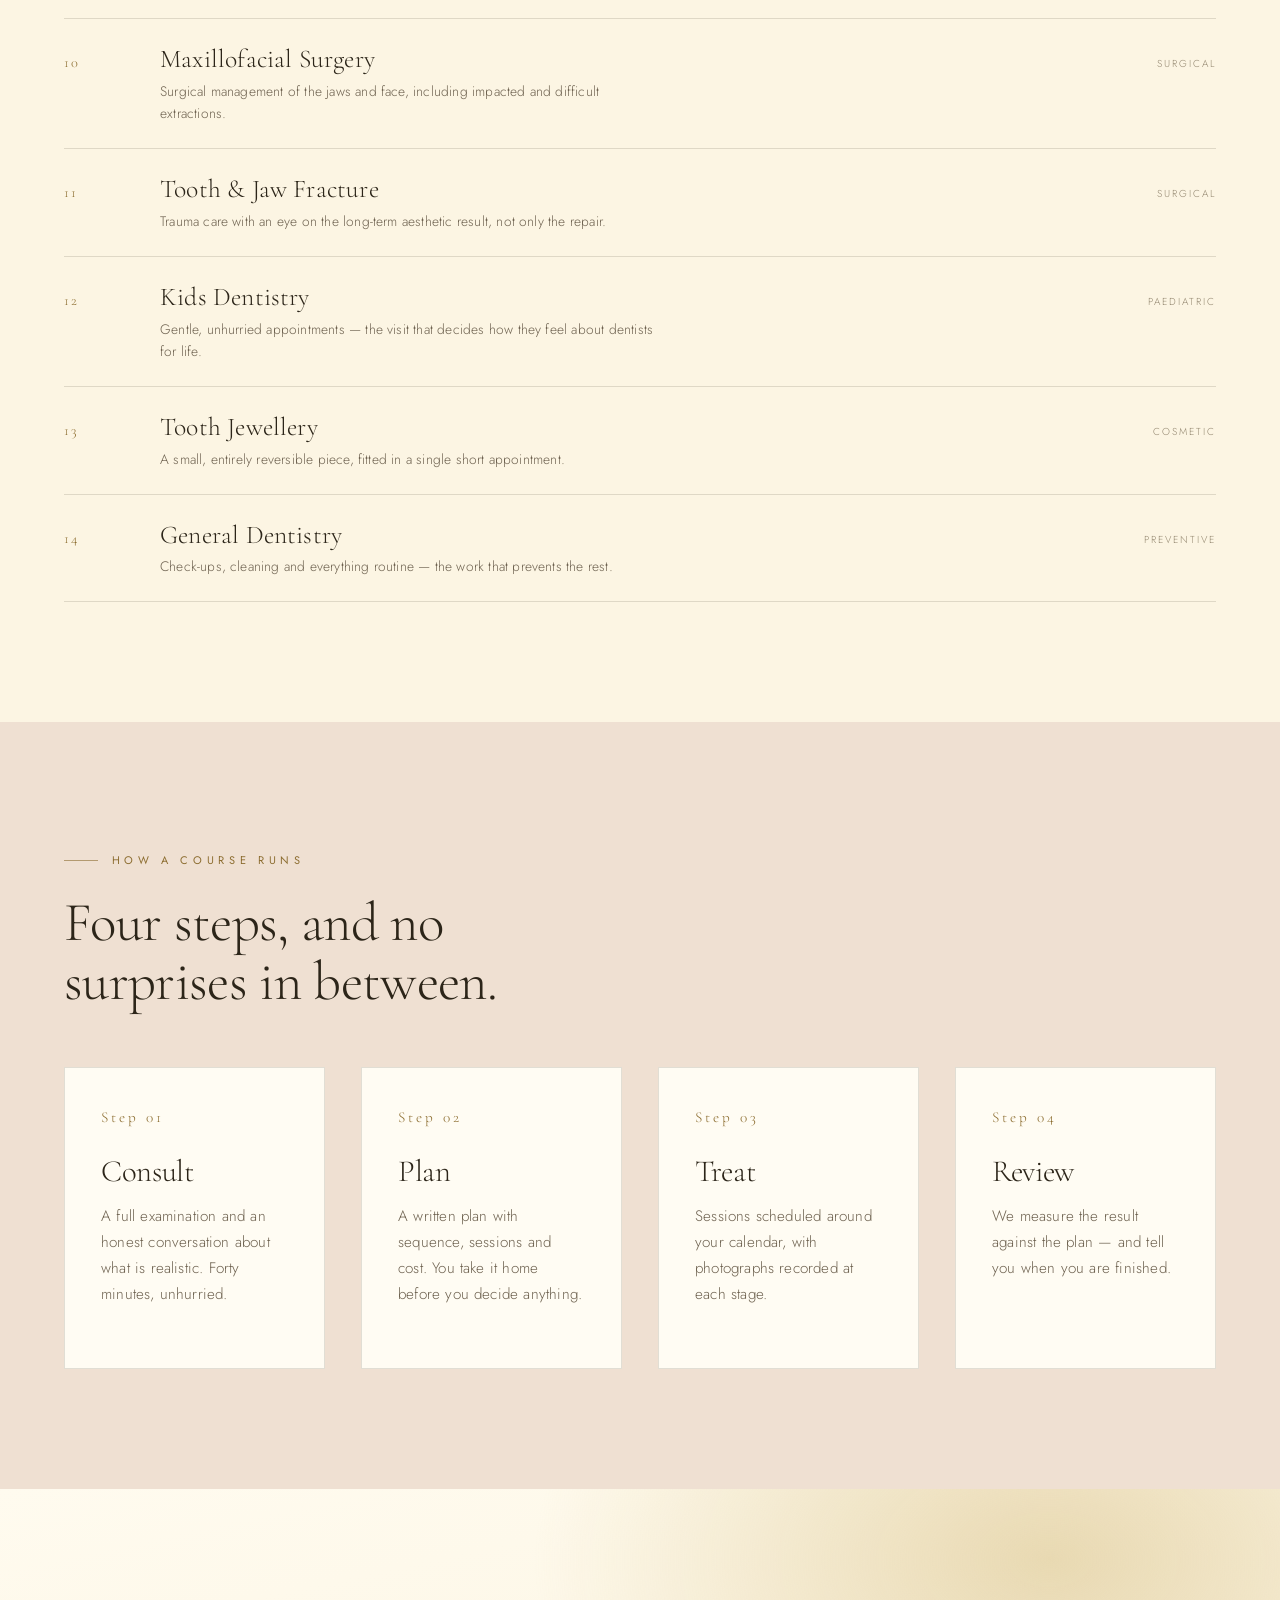
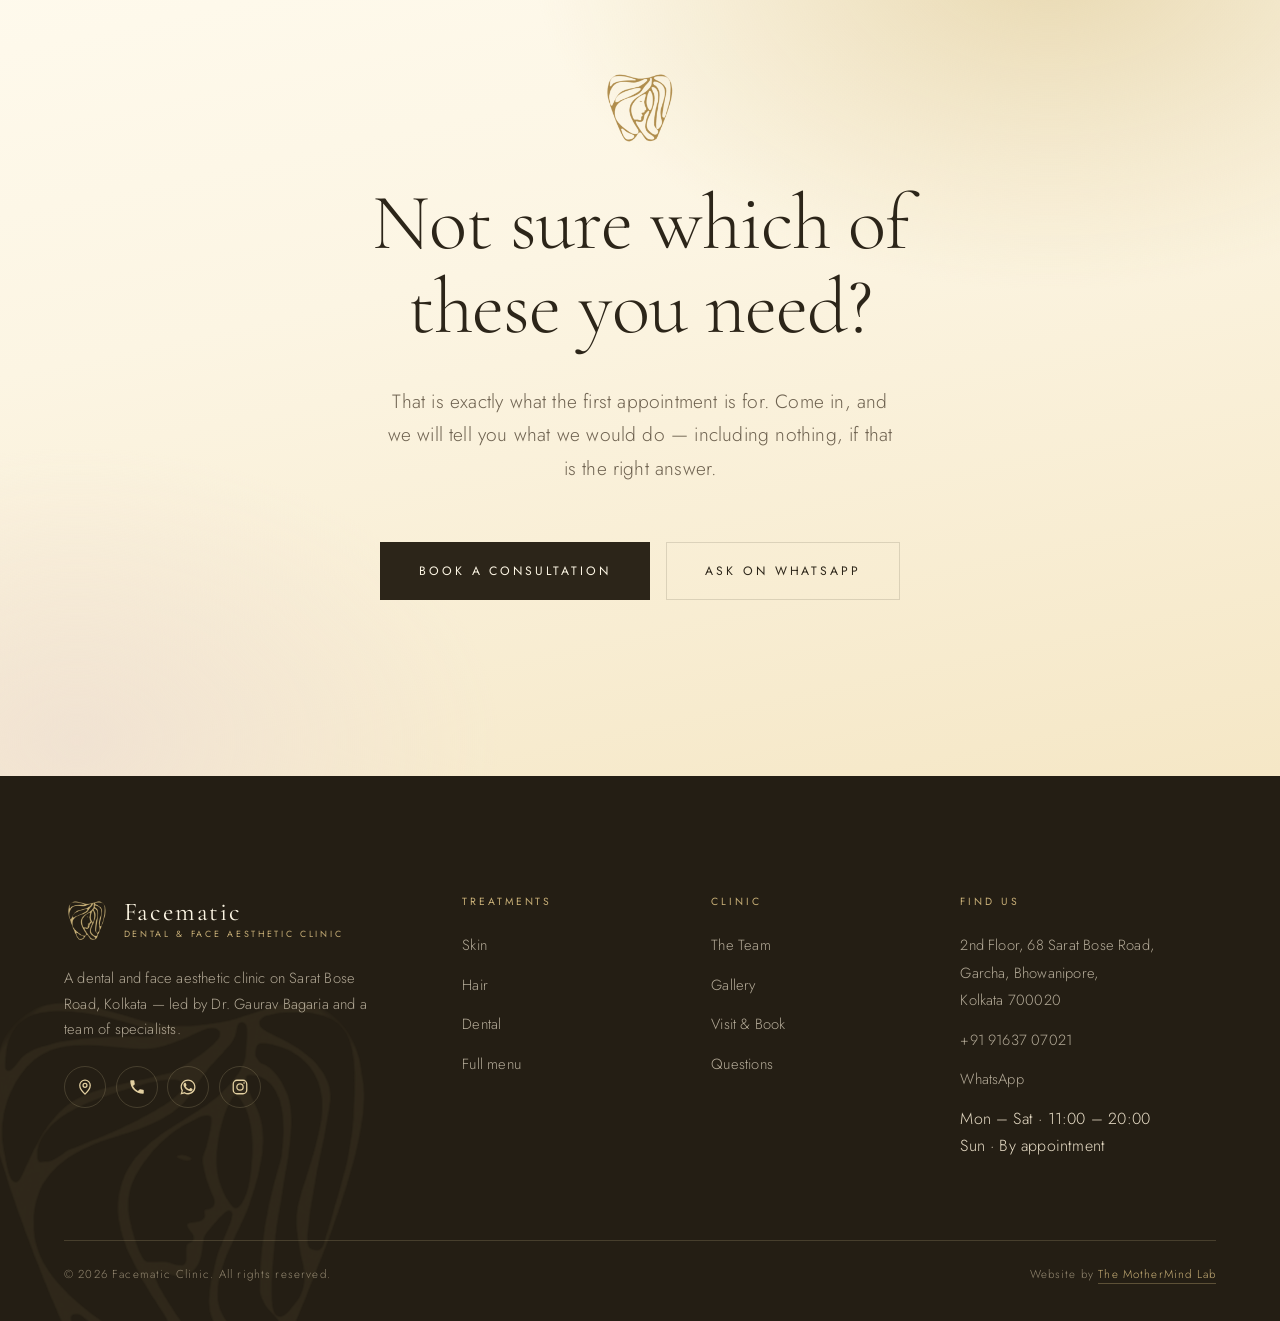
<file: treatments.html>
<!DOCTYPE html>
<html lang="en">
<head>
<meta charset="utf-8">
<meta name="viewport" content="width=device-width, initial-scale=1">
<title>Treatments — Skin, Hair &amp; Dental | Facematic, Kolkata</title>
<meta name="description" content="Skin, hair and dental treatments at Facematic, Sarat Bose Road, Kolkata — aesthetic dermatology, hair restoration and smile design, honestly priced.">
<link rel="canonical" href="https://facematic.in/treatments">
<meta property="og:type" content="website">
<meta property="og:site_name" content="Facematic">
<meta property="og:title" content="Treatments — Skin, Hair &amp; Dental | Facematic, Kolkata">
<meta property="og:description" content="Skin, hair and dental treatments at Facematic, Sarat Bose Road, Kolkata — aesthetic dermatology, hair restoration and smile design, honestly priced.">
<meta property="og:url" content="https://facematic.in/treatments">
<meta property="og:image" content="https://facematic.in/assets/img/og-image.jpg">
<meta name="twitter:card" content="summary_large_image">
<link rel="icon" href="assets/img/mark-brand.png">
<link rel="stylesheet" href="assets/css/facematic.css?v=54">
</head>
<body>

<header class="hdr">
  <div class="wrap hdr-inner">
    <a class="brand" href="index.html">
      <img src="assets/img/mark-header.png" alt="Facematic logo">
      <span class="brand-txt">
        <span class="brand-name">Facematic</span>
        <span class="brand-sub">Dental &amp; Face Aesthetic Clinic</span>
      </span>
    </a>
    <nav class="nav">
      <a href="index.html">Home</a>
      <a href="treatments.html" aria-current="page">Treatments</a>
      <a href="about.html">The Team</a>
      <a href="gallery.html">Gallery</a>
      <a href="contact.html">Visit</a>
    </nav>
    <div class="hdr-cta">
      <a class="phone-link" href="tel:+919163707021">+91 91637 07021</a>
      <a class="btn btn-sm" href="contact.html">Book a consultation</a>
    </div>
    <button class="burger" aria-label="Open menu"><span></span><span></span><span></span></button>
  </div>
</header>

<div class="mobile-menu">
  <a href="index.html">Home</a>
  <a href="treatments.html">Treatments</a>
  <a href="about.html">The Team</a>
  <a href="gallery.html">Gallery</a>
      <a href="contact.html">Visit</a>
  <a class="btn btn-gold" href="tel:+919163707021">Call the clinic</a>
</div>

<!-- ============ PAGE HERO ============ -->
<section class="phero">
  <div class="hero-bg"></div>
  <img class="hero-mark" src="assets/img/mark-gold.png" alt="" style="opacity:.12">
  <div class="hero-grain"></div>
  <div class="wrap phero-inner">
    <p class="crumb"><a href="index.html">Home</a> &nbsp;/&nbsp; Treatments</p>
    <h1>Every treatment we offer, <em>listed plainly.</em></h1>
    <p class="lede mt4">
      Skin, hair and dentistry &mdash; with what each one actually does. Nothing here happens without
      an examination first, and if a treatment isn't right for you, we will say so.
    </p>
  </div>
</section>

<!-- ============ FILTER ============ -->
<section class="section-sm" style="padding-bottom:0">
  <div class="wrap">
    <div class="pills reveal">
      <button class="pill active" data-filter="all">Everything</button>
      <button class="pill" data-filter="skin">Skin &amp; Face</button>
      <button class="pill" data-filter="hair">Hair &amp; Scalp</button>
      <button class="pill" data-filter="dental">Dental</button>
    </div>
  </div>
</section>

<!-- ============ SKIN ============ -->
<section class="section" id="skin" data-group="skin">
  <div class="wrap">
    <div class="split" style="align-items:end;margin-bottom:var(--s5)">
      <div class="reveal">
        <p class="eyebrow">01 &mdash; Skin &amp; Face</p>
        <h2 class="h2">Aesthetic<br>Dermatology</h2>
      </div>
      <p class="lede reveal d1" style="padding-bottom:.5rem">
        We begin with a skin analysis, not a menu. What follows is a protocol with a start, a
        middle and an end &mdash; reviewed at every visit.
      </p>
    </div>

    <div class="tlist reveal">
      <div class="titem"><span class="idx">01</span><span><span class="nm">Skin Analysis</span><span class="ds">A structured assessment of texture, pigment, hydration and ageing before any treatment is proposed.</span></span><span class="tag">Consult</span></div>
      <div class="titem"><span class="idx">02</span><span><span class="nm">Facial Profile Correction</span><span class="ds">Balancing chin, jawline and mid-face with injectables and threads so the profile reads as one line.</span></span><span class="tag">Injectable</span></div>
      <div class="titem"><span class="idx">03</span><span><span class="nm">Fillers, Botox &amp; Threads</span><span class="ds">Conservative, anatomy-led placement for expression lines, volume loss and definition.</span></span><span class="tag">Injectable</span></div>
      <div class="titem"><span class="idx">04</span><span><span class="nm">Chemical Peels</span><span class="ds">Graded resurfacing for dullness, congestion and uneven tone, stepped up over a course.</span></span><span class="tag">Resurfacing</span></div>
      <div class="titem"><span class="idx">05</span><span><span class="nm">Hydra Facial</span><span class="ds">Cleanse, extract and hydrate in one session &mdash; the standing favourite before an event.</span></span><span class="tag">Facial</span></div>
      <div class="titem"><span class="idx">06</span><span><span class="nm">Medi Facial</span><span class="ds">A clinical facial built around your diagnosis rather than a fixed protocol.</span></span><span class="tag">Facial</span></div>
      <div class="titem"><span class="idx">07</span><span><span class="nm">Hyaluronic Gel Facial</span><span class="ds">Deep hydration for tight, dehydrated or over-treated skin.</span></span><span class="tag">Facial</span></div>
      <div class="titem"><span class="idx">08</span><span><span class="nm">Deep Sea Extract Medi Facial</span><span class="ds">A mineral and marine-extract treatment for barrier repair and calm.</span></span><span class="tag">Facial</span></div>
      <div class="titem"><span class="idx">09</span><span><span class="nm">Acne Management</span><span class="ds">Active acne treated as a medical condition, with a plan for the marks it leaves behind.</span></span><span class="tag">Medical</span></div>
      <div class="titem"><span class="idx">10</span><span><span class="nm">Microneedling</span><span class="ds">Controlled collagen induction for scarring, pores and early laxity.</span></span><span class="tag">Resurfacing</span></div>
      <div class="titem"><span class="idx">11</span><span><span class="nm">Glow Drips &mdash; Glutathione</span><span class="ds">An antioxidant infusion course, prescribed and monitored, never sold as a one-off.</span></span><span class="tag">Infusion</span></div>
      <div class="titem"><span class="idx">12</span><span><span class="nm">Korean Glass Skin Treatment</span><span class="ds">Layered hydration and gentle resurfacing for an even, reflective finish.</span></span><span class="tag">Signature</span></div>
      <div class="titem"><span class="idx">13</span><span><span class="nm">Pumpkin Peel</span><span class="ds">An enzyme peel for sensitive skin that cannot tolerate stronger acids.</span></span><span class="tag">Peel</span></div>
      <div class="titem"><span class="idx">14</span><span><span class="nm">Yellow Peel</span><span class="ds">A retinol-based peel for pigmentation, melasma and photo-ageing.</span></span><span class="tag">Peel</span></div>
      <div class="titem"><span class="idx">15</span><span><span class="nm">Black Peel</span><span class="ds">Targeted at oily, acne-prone skin and the congestion that comes with it.</span></span><span class="tag">Peel</span></div>
      <div class="titem"><span class="idx">16</span><span><span class="nm">Skin Tag &amp; Mole Removal</span><span class="ds">Quick, precise removal of benign lesions with attention to the mark left behind.</span></span><span class="tag">Minor procedure</span></div>
      <div class="titem"><span class="idx">17</span><span><span class="nm">Scar Management</span><span class="ds">Combination therapy for acne, surgical and traumatic scars over a planned course.</span></span><span class="tag">Medical</span></div>
      <div class="titem"><span class="idx">18</span><span><span class="nm">Anti-Ageing Treatments</span><span class="ds">A long view: prevention, maintenance and correction, sequenced rather than stacked.</span></span><span class="tag">Programme</span></div>
      <div class="titem"><span class="idx">19</span><span><span class="nm">Laser Hair Reduction</span><span class="ds">Medical-grade laser for face and body, planned in sessions across the growth cycle.</span></span><span class="tag">Laser</span></div>
      <div class="titem"><span class="idx">20</span><span><span class="nm">Phototherapy</span><span class="ds">Light-based treatment for vitiligo, psoriasis and selected inflammatory conditions.</span></span><span class="tag">Medical</span></div>
      <div class="titem"><span class="idx">21</span><span><span class="nm">Stem Cell Therapy</span><span class="ds">Regenerative treatment for skin quality, offered where the indication genuinely supports it.</span></span><span class="tag">Regenerative</span></div>
    </div>
  </div>
</section>

<!-- ============ HAIR ============ -->
<section class="section tint" id="hair" data-group="hair">
  <div class="wrap">
    <div class="split" style="align-items:end;margin-bottom:var(--s5)">
      <div class="reveal">
        <p class="eyebrow">02 &mdash; Hair &amp; Scalp</p>
        <h2 class="h2">Hair &amp; Scalp<br>Science</h2>
      </div>
      <p class="lede reveal d1" style="padding-bottom:.5rem">
        Hair loss has a cause &mdash; hormonal, nutritional, inflammatory or genetic. We look for it
        first, and photograph your progress at every stage.
      </p>
    </div>

    <div class="tlist reveal">
      <div class="titem"><span class="idx">01</span><span><span class="nm">Hairfall Management</span><span class="ds">Investigation, diagnosis and a medical plan &mdash; the starting point for everything else here.</span></span><span class="tag">Medical</span></div>
      <div class="titem"><span class="idx">02</span><span><span class="nm">Dandruff Management</span><span class="ds">Treating the scalp condition behind the flaking, not only the symptom.</span></span><span class="tag">Medical</span></div>
      <div class="titem"><span class="idx">03</span><span><span class="nm">Alopecia Management</span><span class="ds">Structured care for patchy and pattern hair loss, with realistic milestones.</span></span><span class="tag">Medical</span></div>
      <div class="titem"><span class="idx">04</span><span><span class="nm">PRP Hair Therapy</span><span class="ds">Your own platelet-rich plasma, used to support follicles that are thinning but still alive.</span></span><span class="tag">Regenerative</span></div>
      <div class="titem"><span class="idx">05</span><span><span class="nm">GFC Hair Therapy</span><span class="ds">Growth-factor concentrate &mdash; a refined, higher-concentration development of PRP.</span></span><span class="tag">Regenerative</span></div>
      <div class="titem"><span class="idx">06</span><span><span class="nm">Exosome Therapy</span><span class="ds">Cell-signalling therapy for follicular support, used as part of a wider protocol.</span></span><span class="tag">Advanced</span></div>
      <div class="titem"><span class="idx">07</span><span><span class="nm">Stem Cell Therapy</span><span class="ds">Regenerative treatment for selected cases of thinning, after assessment.</span></span><span class="tag">Advanced</span></div>
      <div class="titem"><span class="idx">08</span><span><span class="nm">Scalp Peel</span><span class="ds">Clearing build-up and inflammation so topical treatment can actually reach the follicle.</span></span><span class="tag">In-clinic</span></div>
    </div>
  </div>
</section>

<!-- ============ DENTAL ============ -->
<section class="section" id="dental" data-group="dental">
  <div class="wrap">
    <div class="split" style="align-items:end;margin-bottom:var(--s5)">
      <div class="reveal">
        <p class="eyebrow">03 &mdash; Dental</p>
        <h2 class="h2">Dentistry &amp;<br>Smile Design</h2>
      </div>
      <p class="lede reveal d1" style="padding-bottom:.5rem">
        From routine restorative work to full smile design and
        maxillofacial surgery &mdash; always proportioned to the face it belongs to.
      </p>
    </div>

    <div class="tlist reveal">
      <div class="titem"><span class="idx">01</span><span><span class="nm">Veneers &amp; Smile Designing</span><span class="ds">Digitally planned and previewed against your face before any tooth is prepared.</span></span><span class="tag">Signature</span></div>
      <div class="titem"><span class="idx">02</span><span><span class="nm">Invisalign</span><span class="ds">Clear aligner therapy with a simulated outcome before you commit to the first tray.</span></span><span class="tag">Orthodontic</span></div>
      <div class="titem"><span class="idx">03</span><span><span class="nm">Braces &amp; Aligners</span><span class="ds">Conventional and clear options for adults and teenagers, priced honestly against each other.</span></span><span class="tag">Orthodontic</span></div>
      <div class="titem"><span class="idx">04</span><span><span class="nm">Dental Implants</span><span class="ds">Single or multiple tooth replacement, planned on imaging and restored to match.</span></span><span class="tag">Surgical</span></div>
      <div class="titem"><span class="idx">05</span><span><span class="nm">Teeth Whitening</span><span class="ds">In-clinic whitening with sensitivity managed as part of the appointment.</span></span><span class="tag">Cosmetic</span></div>
      <div class="titem"><span class="idx">06</span><span><span class="nm">Crown &amp; Bridge</span><span class="ds">Ceramic and zirconia restorations shaped and shaded to sit unnoticed.</span></span><span class="tag">Restorative</span></div>
      <div class="titem"><span class="idx">07</span><span><span class="nm">Root Canal Treatment (RCT)</span><span class="ds">Single-visit endodontics wherever the tooth allows it, under magnification.</span></span><span class="tag">Restorative</span></div>
      <div class="titem"><span class="idx">08</span><span><span class="nm">Cavity Filling</span><span class="ds">Tooth-coloured composite restorations, matched and polished.</span></span><span class="tag">Restorative</span></div>
      <div class="titem"><span class="idx">09</span><span><span class="nm">Prosthetic Dentistry</span><span class="ds">Full and partial prosthetics designed for comfort, speech and appearance together.</span></span><span class="tag">Restorative</span></div>
      <div class="titem"><span class="idx">10</span><span><span class="nm">Maxillofacial Surgery</span><span class="ds">Surgical management of the jaws and face, including impacted and difficult extractions.</span></span><span class="tag">Surgical</span></div>
      <div class="titem"><span class="idx">11</span><span><span class="nm">Tooth &amp; Jaw Fracture</span><span class="ds">Trauma care with an eye on the long-term aesthetic result, not only the repair.</span></span><span class="tag">Surgical</span></div>
      <div class="titem"><span class="idx">12</span><span><span class="nm">Kids Dentistry</span><span class="ds">Gentle, unhurried appointments &mdash; the visit that decides how they feel about dentists for life.</span></span><span class="tag">Paediatric</span></div>
      <div class="titem"><span class="idx">13</span><span><span class="nm">Tooth Jewellery</span><span class="ds">A small, entirely reversible piece, fitted in a single short appointment.</span></span><span class="tag">Cosmetic</span></div>
      <div class="titem"><span class="idx">14</span><span><span class="nm">General Dentistry</span><span class="ds">Check-ups, cleaning and everything routine &mdash; the work that prevents the rest.</span></span><span class="tag">Preventive</span></div>
    </div>
  </div>
</section>

<!-- ============ HOW IT WORKS ============ -->
<section class="section nude">
  <div class="wrap">
    <p class="eyebrow reveal">How a course runs</p>
    <h2 class="h2 reveal d1" style="max-width:18ch;margin-bottom:var(--s5)">Four steps, and no surprises in between.</h2>
    <div class="grid g4">
      <div class="card reveal"><span class="num">Step 01</span><h3 class="h3">Consult</h3><p>A full examination and an honest conversation about what is realistic. Forty minutes, unhurried.</p></div>
      <div class="card reveal d1"><span class="num">Step 02</span><h3 class="h3">Plan</h3><p>A written plan with sequence, sessions and cost. You take it home before you decide anything.</p></div>
      <div class="card reveal d2"><span class="num">Step 03</span><h3 class="h3">Treat</h3><p>Sessions scheduled around your calendar, with photographs recorded at each stage.</p></div>
      <div class="card reveal d3"><span class="num">Step 04</span><h3 class="h3">Review</h3><p>We measure the result against the plan &mdash; and tell you when you are finished.</p></div>
    </div>
  </div>
</section>

<!-- ============ CTA ============ -->
<section class="section-lg" style="position:relative;overflow:hidden">
  <div class="hero-bg"></div>
  <div class="wrap center" style="position:relative;z-index:2">
    <img src="assets/img/mark-goldeep.png" alt="" style="width:80px;margin:0 auto var(--s4);opacity:.9">
    <h2 class="h1 reveal" style="max-width:17ch;margin-inline:auto">Not sure which of these you need?</h2>
    <p class="lede center mx-auto mt4 reveal d1" style="max-width:46ch">
      That is exactly what the first appointment is for. Come in, and we will tell you what we would
      do &mdash; including nothing, if that is the right answer.
    </p>
    <div class="hero-actions reveal d2" style="justify-content:center">
      <a class="btn" href="contact.html">Book a consultation</a>
      <a class="btn btn-ghost" href="https://wa.me/919163707021" target="_blank" rel="noopener">Ask on WhatsApp</a>
    </div>
  </div>
</section>

<footer class="ftr">
  <img class="ftr-mark" src="assets/img/mark-gold.png" alt="">
  <div class="wrap">
    <div class="ftr-grid">
      <div>
        <div class="brand" style="margin-bottom:var(--s3)">
          <img src="assets/img/mark-gold.png" alt="" style="width:46px">
          <span class="brand-txt">
            <span class="brand-name">Facematic</span>
            <span class="brand-sub">Dental &amp; Face Aesthetic Clinic</span>
          </span>
        </div>
        <p style="color:rgba(231,220,198,.72);font-size:.92rem;max-width:34ch">
          A dental and face aesthetic clinic on Sarat Bose Road, Kolkata &mdash; led by
          Dr. Gaurav Bagaria and a team of specialists.
        </p>
        <div class="ftr-social">
          <a href="https://maps.google.com/?q=Facematic,+68+Sarat+Bose+Road,+Kolkata" target="_blank" rel="noopener" aria-label="Find Facematic on Google Maps"><svg viewBox="0 0 24 24" fill="none" stroke="currentColor" stroke-width="1.7" aria-hidden="true"><path d="M12 21.5s7-6.1 7-11.7a7 7 0 1 0-14 0c0 5.6 7 11.7 7 11.7z"/><circle cx="12" cy="9.8" r="2.6"/></svg></a>
          <a href="tel:+919163707021" aria-label="Call Facematic"><svg viewBox="0 0 24 24" fill="currentColor" aria-hidden="true"><path d="M6.62 10.79a15.5 15.5 0 0 0 6.59 6.59l2.2-2.2a1 1 0 0 1 1.03-.24c1.12.37 2.33.57 3.56.57a1 1 0 0 1 1 1V20a1 1 0 0 1-1 1C10.4 21 3 13.6 3 4a1 1 0 0 1 1-1h3.5a1 1 0 0 1 1 1c0 1.24.2 2.44.57 3.56a1 1 0 0 1-.25 1.03l-2.2 2.2z"/></svg></a>
          <a href="https://wa.me/919163707021" target="_blank" rel="noopener" aria-label="WhatsApp Facematic"><svg viewBox="0 0 24 24" fill="currentColor" aria-hidden="true"><path d="M12.04 2C6.58 2 2.13 6.45 2.13 11.91c0 1.75.46 3.46 1.32 4.96L2 22l5.25-1.38a9.87 9.87 0 0 0 4.79 1.22h.01c5.46 0 9.91-4.45 9.91-9.91S17.5 2 12.04 2zm0 18.02h-.01a8.2 8.2 0 0 1-4.19-1.15l-.3-.18-3.12.82.83-3.04-.2-.31a8.19 8.19 0 0 1-1.26-4.37c0-4.54 3.7-8.23 8.25-8.23a8.23 8.23 0 0 1 8.24 8.24c0 4.54-3.7 8.22-8.24 8.22z"/><path d="M17.47 14.38c-.3-.15-1.75-.86-2.02-.96-.27-.1-.47-.15-.67.15-.2.3-.77.96-.94 1.16-.17.2-.35.22-.65.07-.3-.15-1.25-.46-2.38-1.47-.88-.78-1.47-1.75-1.65-2.05-.17-.3-.02-.46.13-.61.13-.13.3-.35.45-.52.15-.17.2-.3.3-.5.1-.2.05-.37-.02-.52-.08-.15-.67-1.6-.92-2.2-.24-.58-.48-.5-.67-.51h-.57c-.2 0-.52.07-.79.37-.27.3-1.04 1.01-1.04 2.47s1.07 2.86 1.22 3.06c.15.2 2.1 3.2 5.08 4.49.71.3 1.26.49 1.69.63.71.22 1.36.19 1.87.12.57-.09 1.75-.72 2-1.41.25-.69.25-1.28.17-1.41-.07-.13-.27-.2-.57-.35z"/></svg></a>
          <a href="https://www.instagram.com/facematicclinicindia/" target="_blank" rel="noopener" aria-label="Facematic on Instagram"><svg viewBox="0 0 24 24" fill="none" stroke="currentColor" stroke-width="1.7" aria-hidden="true"><rect x="3" y="3" width="18" height="18" rx="5"/><circle cx="12" cy="12" r="4.2"/><circle cx="17.4" cy="6.6" r="1.1" fill="currentColor" stroke="none"/></svg></a>
        </div>
      </div>
      <div>
        <h4>Treatments</h4>
        <ul><li><a href="treatments.html#skin">Skin</a></li><li><a href="treatments.html#hair">Hair</a></li><li><a href="treatments.html#dental">Dental</a></li><li><a href="treatments.html">Full menu</a></li></ul>
      </div>
      <div>
        <h4>Clinic</h4>
        <ul><li><a href="about.html">The Team</a></li><li><a href="gallery.html">Gallery</a></li><li><a href="contact.html">Visit &amp; Book</a></li><li><a href="contact.html#faq">Questions</a></li></ul>
      </div>
      <div>
        <h4>Find us</h4>
        <ul>
          <li><a href="https://maps.google.com/?q=Facematic,+68+Sarat+Bose+Road,+Kolkata" target="_blank" rel="noopener">2nd Floor, 68 Sarat Bose Road,<br>Garcha, Bhowanipore,<br>Kolkata 700020</a></li>
          <li><a href="tel:+919163707021">+91 91637 07021</a></li>
          <li><a href="https://wa.me/919163707021" target="_blank" rel="noopener">WhatsApp</a></li>
          <li>Mon &ndash; Sat &middot; 11:00 &ndash; 20:00<br>Sun &middot; By appointment</li>
        </ul>
      </div>
    </div>
    <div class="ftr-bot">
      <span>&copy; 2026 Facematic Clinic. All rights reserved.</span>
      <span>Website by <a class="credit" href="https://wa.me/919799780007" target="_blank" rel="noopener" title="WhatsApp +91 97997 80007">The MotherMind Lab</a></span>
    </div>
  </div>
</footer>

<div class="floatbar">
  <a class="fb-wa" href="https://wa.me/919163707021" target="_blank" rel="noopener" aria-label="WhatsApp Facematic" data-label="WhatsApp">
    <span class="pulse"></span>
    <svg viewBox="0 0 24 24" fill="currentColor" aria-hidden="true"><path d="M12.04 2C6.58 2 2.13 6.45 2.13 11.91c0 1.75.46 3.46 1.32 4.96L2 22l5.25-1.38a9.87 9.87 0 0 0 4.79 1.22h.01c5.46 0 9.91-4.45 9.91-9.91S17.5 2 12.04 2zm0 18.02h-.01a8.2 8.2 0 0 1-4.19-1.15l-.3-.18-3.12.82.83-3.04-.2-.31a8.19 8.19 0 0 1-1.26-4.37c0-4.54 3.7-8.23 8.25-8.23a8.23 8.23 0 0 1 8.24 8.24c0 4.54-3.7 8.22-8.24 8.22z"/><path d="M17.47 14.38c-.3-.15-1.75-.86-2.02-.96-.27-.1-.47-.15-.67.15-.2.3-.77.96-.94 1.16-.17.2-.35.22-.65.07-.3-.15-1.25-.46-2.38-1.47-.88-.78-1.47-1.75-1.65-2.05-.17-.3-.02-.46.13-.61.13-.13.3-.35.45-.52.15-.17.2-.3.3-.5.1-.2.05-.37-.02-.52-.08-.15-.67-1.6-.92-2.2-.24-.58-.48-.5-.67-.51h-.57c-.2 0-.52.07-.79.37-.27.3-1.04 1.01-1.04 2.47s1.07 2.86 1.22 3.06c.15.2 2.1 3.2 5.08 4.49.71.3 1.26.49 1.69.63.71.22 1.36.19 1.87.12.57-.09 1.75-.72 2-1.41.25-.69.25-1.28.17-1.41-.07-.13-.27-.2-.57-.35z"/></svg>
  </a>
  <a class="fb-call" href="tel:+919163707021" aria-label="Call Facematic" data-label="Call">
    <svg viewBox="0 0 24 24" fill="currentColor" aria-hidden="true"><path d="M6.62 10.79a15.5 15.5 0 0 0 6.59 6.59l2.2-2.2a1 1 0 0 1 1.03-.24c1.12.37 2.33.57 3.56.57a1 1 0 0 1 1 1V20a1 1 0 0 1-1 1C10.4 21 3 13.6 3 4a1 1 0 0 1 1-1h3.5a1 1 0 0 1 1 1c0 1.24.2 2.44.57 3.56a1 1 0 0 1-.25 1.03l-2.2 2.2z"/></svg>
  </a>
</div>

<div class="callbar">
  <a href="tel:+919163707021">Call</a>
  <a href="https://wa.me/919163707021" target="_blank" rel="noopener">WhatsApp</a>
</div>

<script src="assets/js/facematic.js?v=54"></script>
</body>
</html>
</file>
<file: assets/css/facematic.css>
@import url('https://fonts.googleapis.com/css2?family=Cormorant+Garamond:ital,wght@0,300;0,400;0,500;0,600;1,300;1,400&family=Jost:wght@200;300;400;500&display=swap');

/* ==========================================================================
   FACEMATIC — DESIGN SYSTEM  v1.0
   Dental & Face Aesthetic Clinic · Dr. Gaurav Bagaria · Kolkata
   Base: warm butter · Accent: champagne gold · Ink: espresso
   ========================================================================== */

/* ---------- 1. TOKENS ---------- */
:root{
  /* Surface — butter family */
  --butter:      #FCF5E3;   /* page base            */
  --butter-2:    #F7ECD2;   /* alternating band     */
  --butter-3:    #F2E3BF;   /* deeper band / hover  */
  --cream:       #FFFCF3;   /* cards, raised        */
  --nude:        #EFE0D2;   /* warm neutral band    */

  /* Ink — warm espresso, never pure black */
  --ink:         #2C2519;
  --ink-2:       #4A4030;
  --espresso:    #241E14;   /* deep band / footer   */
  --espresso-2:  #2F2718;

  /* Accent — champagne gold from the logo */
  --gold:        #B99247;
  --gold-2:      #C9B078;
  --gold-3:      #E2CFA0;
  --gold-deep:   #8C6D30;

  /* Support */
  --slate:       #6E6250;
  --slate-2:     #948871;
  --line:        rgba(44,37,25,.14);
  --line-gold:   rgba(185,146,71,.34);
  --line-dark:   rgba(226,207,160,.18);

  /* Type */
  --serif: "Cormorant Garamond", "Times New Roman", Georgia, serif;
  --sans:  "Jost", "Avenir Next", "Segoe UI", system-ui, sans-serif;

  --t-hero:    clamp(3.2rem, 9vw, 8.2rem);
  --t-h1:      clamp(2.6rem, 6.2vw, 5.2rem);
  --t-h2:      clamp(2rem, 4.3vw, 3.6rem);
  --t-h3:      clamp(1.45rem, 2.4vw, 2rem);
  --t-lede:    clamp(1.05rem, 1.5vw, 1.3rem);
  --t-small:   .845rem;
  --t-eyebrow: .69rem;

  /* Space */
  --s1:.5rem; --s2:1rem; --s3:1.5rem; --s4:2.25rem; --s5:3.5rem;
  --s6:5rem;  --s7:7.5rem; --s8:11rem;
  --gutter: clamp(1.25rem, 5vw, 5.5rem);
  --maxw: 1320px;
  --maxw-narrow: 760px;

  /* Motion */
  --ease: cubic-bezier(.22,.61,.36,1);
  --slow: .8s var(--ease);
  --med:  .45s var(--ease);
}

/* ---------- 2. RESET / BASE ---------- */
*,*::before,*::after{box-sizing:border-box;}
html{scroll-behavior:smooth;-webkit-text-size-adjust:100%;}
body{
  margin:0;background:var(--butter);color:var(--ink);
  font-family:var(--sans);font-weight:300;font-size:1rem;
  line-height:1.72;letter-spacing:.012em;
  -webkit-font-smoothing:antialiased;overflow-x:hidden;
}
img{max-width:100%;display:block;}
a{color:inherit;text-decoration:none;}
button{font:inherit;color:inherit;background:none;border:0;cursor:pointer;}
h1,h2,h3,h4{font-family:var(--serif);font-weight:300;line-height:1.06;letter-spacing:-.012em;margin:0;}
p{margin:0 0 1.1em;}
::selection{background:var(--gold-2);color:var(--espresso);}

/* ---------- 3. LAYOUT ---------- */
.wrap{max-width:var(--maxw);margin-inline:auto;padding-inline:var(--gutter);}
.wrap-narrow{max-width:var(--maxw-narrow);margin-inline:auto;padding-inline:var(--gutter);}
.section{padding-block:var(--s7);}
.section-sm{padding-block:var(--s6);}
.section-lg{padding-block:var(--s8);}
.tint{background:var(--butter-2);}
.deep{background:var(--butter-3);}
.nude{background:var(--nude);}
.cream{background:var(--cream);}
.dark{background:var(--espresso);color:#E7DCC6;}
.dark h1,.dark h2,.dark h3{color:var(--butter);}
.grid{display:grid;gap:var(--s4);}
.g2{grid-template-columns:repeat(2,1fr);}
.g3{grid-template-columns:repeat(3,1fr);}
.g4{grid-template-columns:repeat(4,1fr);}
.center{text-align:center;}
.mx-auto{margin-inline:auto;}
.mt3{margin-top:var(--s3);} .mt4{margin-top:var(--s4);} .mt5{margin-top:var(--s5);}
.mb4{margin-bottom:var(--s4);} .mb5{margin-bottom:var(--s5);}

/* ---------- 4. TYPE COMPONENTS ---------- */
.eyebrow{
  font-family:var(--sans);font-size:var(--t-eyebrow);font-weight:400;
  letter-spacing:.42em;text-transform:uppercase;color:var(--gold-deep);
  display:inline-flex;align-items:center;gap:.85rem;margin:0 0 var(--s3);
}
.dark .eyebrow{color:var(--gold-2);}
.eyebrow::before{content:"";width:34px;height:1px;background:currentColor;opacity:.6;}
.eyebrow.solo::before{display:none;}
.display{font-size:var(--t-hero);}
.h1{font-size:var(--t-h1);} .h2{font-size:var(--t-h2);} .h3{font-size:var(--t-h3);line-height:1.2;}
.lede{font-size:var(--t-lede);line-height:1.75;color:var(--slate);font-weight:300;max-width:56ch;}
.dark .lede{color:#B7AC93;}
.italic{font-style:italic;}
.gold{color:var(--gold-deep);}
.dark .gold{color:var(--gold-2);}
.small{font-size:var(--t-small);color:var(--slate);}
.caps{text-transform:uppercase;letter-spacing:.22em;font-size:var(--t-small);}
.rule{height:1px;background:var(--line);border:0;margin:0;}
.dark .rule{background:var(--line-dark);}

/* ---------- 5. BUTTONS ---------- */
.btn{
  display:inline-flex;align-items:center;justify-content:center;gap:.7rem;
  font-family:var(--sans);font-size:.76rem;font-weight:400;
  letter-spacing:.24em;text-transform:uppercase;
  padding:1.12rem 2.4rem;border:1px solid var(--ink);
  background:var(--ink);color:var(--butter);
  transition:background var(--med),color var(--med),border-color var(--med),transform var(--med);
  white-space:nowrap;
}
.btn:hover{background:var(--gold-deep);border-color:var(--gold-deep);color:var(--cream);transform:translateY(-2px);}
.btn-gold{background:var(--gold);border-color:var(--gold);color:#fff;}
.btn-gold:hover{background:var(--gold-deep);border-color:var(--gold-deep);color:#fff;}
.btn-ghost{background:transparent;color:var(--ink);border-color:var(--line);}
.btn-ghost:hover{background:var(--ink);color:var(--butter);border-color:var(--ink);}
.dark .btn-ghost{color:#E7DCC6;border-color:var(--line-dark);}
.dark .btn-ghost:hover{background:var(--gold-2);color:var(--espresso);border-color:var(--gold-2);}
.btn-sm{padding:.85rem 1.7rem;font-size:.7rem;}
.link-u{
  display:inline-flex;align-items:center;gap:.6rem;font-size:.74rem;
  letter-spacing:.22em;text-transform:uppercase;padding-bottom:.45rem;
  border-bottom:1px solid var(--line-gold);color:var(--gold-deep);
  transition:gap var(--med),border-color var(--med);
}
.dark .link-u{color:var(--gold-2);border-color:var(--line-dark);}
.link-u:hover{gap:1.1rem;border-color:currentColor;}
.link-u .arw{transition:transform var(--med);}
.link-u:hover .arw{transform:translateX(3px);}

/* ---------- 6. HEADER ---------- */
.hdr{
  position:fixed;inset:0 0 auto 0;z-index:100;
  transition:background var(--med),border-color var(--med),padding var(--med),box-shadow var(--med);
  border-bottom:1px solid transparent;padding-block:1.35rem;
}
.hdr.on{
  background:rgba(252,245,227,.92);backdrop-filter:blur(16px) saturate(1.2);
  border-color:var(--line);padding-block:.8rem;box-shadow:0 12px 30px -26px rgba(44,37,25,.5);
}
.hdr-inner{display:flex;align-items:center;justify-content:space-between;gap:var(--s3);}
.brand{display:flex;align-items:center;gap:.85rem;}
.brand img{width:46px;height:46px;transition:width var(--med),height var(--med);}
.hdr .brand img{width:60px;height:60px;}
.hdr.on .brand img{width:48px;height:48px;}
.brand-txt{line-height:1;}
.brand-name{font-family:var(--serif);font-size:1.6rem;font-weight:400;letter-spacing:.07em;color:var(--ink);display:block;}
.brand-sub{font-size:.56rem;letter-spacing:.3em;text-transform:uppercase;color:#6E501C;font-weight:400;display:block;margin-top:.32rem;}
.brand-txt,.nav a,.phone-link,.hdr-cta .btn{white-space:nowrap;}
/* larger logo needs room: drop the header phone (floating Call button covers it), then go to burger */
@media(max-width:1440px){.hdr-cta .phone-link{display:none;}}
@media(max-width:1200px){
  .hdr .nav{display:none;}
  .hdr .burger{display:block;}
  .hdr .hdr-cta{gap:1.4rem;margin-left:auto;margin-right:1.4rem;}
}
@media(max-width:860px){.hdr .hdr-cta{margin-right:0;}}
.nav{display:flex;align-items:center;gap:2.3rem;}
.nav a{
  font-size:.735rem;letter-spacing:.2em;text-transform:uppercase;
  color:var(--ink-2);position:relative;padding-block:.3rem;transition:color var(--med);
}
.nav a::after{content:"";position:absolute;left:0;bottom:0;width:0;height:1px;background:var(--gold);transition:width var(--med);}
.nav a:hover,.nav a[aria-current="page"]{color:var(--gold-deep);}
.nav a:hover::after,.nav a[aria-current="page"]::after{width:100%;}
.hdr-cta{display:flex;align-items:center;gap:1.2rem;}
.phone-link{font-size:.75rem;letter-spacing:.14em;color:var(--gold-deep);display:inline-flex;align-items:center;gap:.5rem;}
.phone-link:hover{color:var(--ink);}
.burger{display:none;width:30px;height:18px;position:relative;z-index:101;}
.burger span{position:absolute;left:0;right:0;height:1px;background:var(--ink);transition:transform var(--med),opacity var(--med),background var(--med);}
.burger span:nth-child(1){top:0;} .burger span:nth-child(2){top:8px;} .burger span:nth-child(3){top:16px;}
body.menu-open .burger span:nth-child(1){transform:translateY(8px) rotate(45deg);}
body.menu-open .burger span:nth-child(2){opacity:0;}
body.menu-open .burger span:nth-child(3){transform:translateY(-8px) rotate(-45deg);}
.mobile-menu{
  position:fixed;inset:0;z-index:99;background:var(--butter);
  display:flex;flex-direction:column;justify-content:center;align-items:center;gap:.3rem;
  opacity:0;pointer-events:none;transition:opacity var(--med);
}
body.menu-open .mobile-menu{opacity:1;pointer-events:auto;}
.mobile-menu a{font-family:var(--serif);font-size:2.3rem;color:var(--ink);padding:.3rem;}
.mobile-menu a:hover{color:var(--gold-deep);}
.mobile-menu .btn{margin-top:var(--s4);width:auto;}

/* ---------- 7. HERO ---------- */
.hero{
  position:relative;min-height:100svh;display:flex;align-items:center;
  overflow:hidden;padding-block:9.5rem 5rem;
}
.hero-bg{
  position:absolute;inset:0;
  background:
    radial-gradient(ellipse 65% 60% at 82% 8%,  rgba(226,207,160,.75), transparent 62%),
    radial-gradient(ellipse 55% 55% at 6% 96%,  rgba(239,224,210,.8),  transparent 60%),
    linear-gradient(168deg,#FFFBEF 0%,#FCF5E3 42%,#F5E7C6 100%);
}
.hero-mark{
  position:absolute;right:-7%;top:50%;transform:translateY(-50%);
  width:min(62vw,760px);opacity:.16;pointer-events:none;
}
.hero-grain{
  position:absolute;inset:0;opacity:.34;pointer-events:none;mix-blend-mode:multiply;
  background-image:url("data:image/svg+xml,%3Csvg xmlns='http://www.w3.org/2000/svg' width='180' height='180'%3E%3Cfilter id='n'%3E%3CfeTurbulence type='fractalNoise' baseFrequency='.85' numOctaves='3'/%3E%3C/filter%3E%3Crect width='180' height='180' filter='url(%23n)' opacity='.22'/%3E%3C/svg%3E");
}
.hero-inner{position:relative;z-index:2;width:100%;}
.hero h1{font-size:var(--t-hero);line-height:.95;letter-spacing:-.028em;max-width:15ch;}
.hero h1 em{font-style:italic;color:var(--gold-deep);font-weight:300;}
.hero .lede{margin-top:var(--s4);max-width:44ch;}
.hero-actions{display:flex;flex-wrap:wrap;gap:1rem;margin-top:var(--s5);}
.hero-meta{
  position:absolute;left:var(--gutter);right:var(--gutter);bottom:2.4rem;z-index:2;
  display:flex;justify-content:space-between;align-items:flex-end;gap:var(--s3);
  border-top:1px solid var(--line);padding-top:1.4rem;
}
.hero-meta span{font-size:.7rem;letter-spacing:.22em;text-transform:uppercase;color:var(--slate);}
.stars{color:var(--gold);letter-spacing:.15em;}

/* inner-page hero */
.phero{position:relative;padding:calc(var(--s8) + 2rem) 0 var(--s6);overflow:hidden;}
.phero .hero-bg{background:
  radial-gradient(ellipse 60% 80% at 88% 18%, rgba(226,207,160,.7), transparent 62%),
  linear-gradient(160deg,#FFFBEF,#FCF5E3 55%,#F6E9CB);}
.phero-inner{position:relative;z-index:2;}
.phero h1{font-size:var(--t-h1);max-width:17ch;}
.phero h1 em{font-style:italic;color:var(--gold-deep);}
.crumb{font-size:.67rem;letter-spacing:.28em;text-transform:uppercase;color:var(--slate-2);margin-bottom:var(--s3);}
.crumb a:hover{color:var(--gold-deep);}

/* ---------- 8. CARDS ---------- */
.card{
  background:var(--cream);border:1px solid var(--line);padding:var(--s4);
  transition:transform var(--med),box-shadow var(--med),border-color var(--med);
  height:100%;display:flex;flex-direction:column;
}
.card:hover{transform:translateY(-5px);box-shadow:0 24px 50px -30px rgba(44,37,25,.42);border-color:var(--line-gold);}
.dark .card{background:var(--espresso-2);border-color:var(--line-dark);}
.card .num{font-family:var(--serif);font-size:.95rem;letter-spacing:.2em;color:var(--gold-deep);margin-bottom:var(--s3);display:block;}
.card h3{margin-bottom:.75rem;}
.card p{color:var(--slate);font-size:.95rem;margin-bottom:var(--s3);}
.dark .card p{color:#B7AC93;}
.card .link-u{margin-top:auto;align-self:flex-start;}

.pillar{position:relative;overflow:hidden;background:var(--nude);min-height:460px;display:flex;}
.pillar img{position:absolute;inset:0;width:100%;height:100%;object-fit:cover;transition:transform 1.1s var(--ease);}
.pillar:hover img{transform:scale(1.06);}
.pillar-body{
  position:relative;z-index:2;margin-top:auto;padding:var(--s4);width:100%;
  background:linear-gradient(to top,rgba(36,30,20,.94) 14%,rgba(36,30,20,.68) 58%,transparent);
}
.pillar h3{color:var(--butter);margin-bottom:.5rem;}
.pillar p{color:rgba(231,220,198,.82);font-size:.92rem;margin-bottom:1.1rem;}
.pillar .link-u{color:var(--gold-3);border-color:rgba(226,207,160,.3);}

/* pillar with full photo background — text always sits on a dark scrim */
.pillar{min-height:680px;}
.pillar img{object-position:center top;}
.pillar::after{content:"";position:absolute;inset:0;z-index:1;pointer-events:none;
  background:linear-gradient(to top,rgba(36,30,20,.5),rgba(36,30,20,0) 50%);}
.pillar-body{padding:4.5rem var(--s4) var(--s4);
  background:linear-gradient(to top,rgba(36,30,20,.95) 0%,rgba(36,30,20,.86) 48%,rgba(36,30,20,.55) 78%,rgba(36,30,20,0) 100%);}
.pillar .num{display:block;font-family:var(--serif);font-size:.95rem;letter-spacing:.2em;color:var(--gold-3);margin-bottom:.7rem;
  text-shadow:0 1px 10px rgba(0,0,0,.5);}
.pillar h3{text-shadow:0 1px 16px rgba(0,0,0,.55);}
.pillar p{color:rgba(247,240,226,.94);font-size:.92rem;line-height:1.62;text-shadow:0 1px 10px rgba(0,0,0,.45);}
.pillar .chips{gap:.4rem;margin-bottom:var(--s3) !important;}
.pillar .chip{font-size:.68rem;padding:.32rem .8rem;background:rgba(36,30,20,.35);border-color:rgba(226,207,160,.42);color:#F3EAD6;}
.pillar .chip:hover{background:rgba(36,30,20,.55);border-color:var(--gold-3);color:#fff;}
@media(max-width:860px){.pillar{min-height:600px;}}

/* ---------- 9. TREATMENT LIST ---------- */
.tlist{border-top:1px solid var(--line);}
.dark .tlist{border-color:var(--line-dark);}
.titem{
  display:grid;grid-template-columns:4.5rem 1fr auto;gap:var(--s3);align-items:baseline;
  padding:1.5rem 0;border-bottom:1px solid var(--line);
  transition:padding-left var(--med),background var(--med);
}
.dark .titem{border-color:var(--line-dark);}
.titem:hover{padding-left:1.1rem;background:linear-gradient(90deg,rgba(242,227,191,.65),transparent 70%);}
.dark .titem:hover{background:linear-gradient(90deg,rgba(226,207,160,.09),transparent 70%);}
.titem .idx{font-family:var(--serif);font-size:.9rem;color:var(--gold-deep);letter-spacing:.14em;}
.dark .titem .idx{color:var(--gold-2);}
.titem .nm{display:block;font-family:var(--serif);font-size:clamp(1.25rem,2vw,1.68rem);font-weight:300;line-height:1.25;}
.titem .ds{display:block;font-size:.86rem;color:var(--slate);max-width:62ch;margin-top:.3rem;line-height:1.6;}
.dark .titem .ds{color:var(--slate-2);}
.titem .tag{font-size:.63rem;letter-spacing:.2em;text-transform:uppercase;color:var(--slate-2);white-space:nowrap;}

/* ---------- 9b. TREATMENT TILES (image grid) ---------- */
.tgrid{display:grid;grid-template-columns:repeat(2,1fr);gap:clamp(.45rem,1.3vw,.9rem);}
@media(min-width:900px){.tgrid{grid-template-columns:repeat(5,1fr);}}
.ttile{position:relative;display:block;aspect-ratio:1/1;overflow:hidden;background:var(--ink);}
.ttile img{width:100%;height:100%;object-fit:cover;display:block;transition:transform 1.1s var(--ease);}
.ttile::after{
  content:"";position:absolute;inset:0;z-index:1;
  background:linear-gradient(to top,rgba(20,16,10,.9) 0%,rgba(20,16,10,.55) 34%,rgba(20,16,10,.08) 68%,rgba(20,16,10,0) 100%);
}
.ttile::before{content:"";position:absolute;inset:0;z-index:3;border:1px solid transparent;transition:border-color var(--med);}
.ttile:hover img{transform:scale(1.06);}
.ttile:hover::before{border-color:var(--gold);}
.ttile:focus-visible::before{border-color:var(--gold);}
.ttile-txt{position:absolute;z-index:2;left:0;right:0;bottom:0;padding:clamp(.6rem,1.1vw,1rem);}
.ttile .tag2{
  display:block;font-size:.55rem;letter-spacing:.2em;text-transform:uppercase;
  color:var(--gold-2);margin-bottom:.3rem;
}
.ttile .nm2{
  display:block;font-family:var(--serif);font-weight:300;color:var(--butter);
  font-size:clamp(.92rem,1.1vw,1.1rem);line-height:1.22;
}
@media (prefers-reduced-motion:reduce){.ttile:hover img{transform:none;}}

.pills{display:flex;flex-wrap:wrap;gap:.6rem;}
.pill{
  font-size:.7rem;letter-spacing:.2em;text-transform:uppercase;
  padding:.75rem 1.5rem;border:1px solid var(--line);border-radius:999px;
  transition:all var(--med);color:var(--slate);background:transparent;
}
.pill:hover{border-color:var(--gold);color:var(--gold-deep);}
.pill.active{background:var(--ink);border-color:var(--ink);color:var(--butter);}
.chips{display:flex;flex-wrap:wrap;gap:.5rem;margin-top:var(--s2);}
.chip{
  font-size:.75rem;letter-spacing:.05em;padding:.45rem 1rem;
  border:1px solid var(--line);border-radius:999px;color:var(--slate);
  background:var(--cream);transition:all var(--med);
}
.chip:hover{border-color:var(--gold);color:var(--ink);}
.dark .chip{border-color:var(--line-dark);color:#B7AC93;background:transparent;}

/* ---------- 10. SPLIT / FIGURE ---------- */
.split{display:grid;grid-template-columns:1fr 1fr;gap:clamp(2rem,6vw,6rem);align-items:center;}
.split.rev>*:first-child{order:2;}
.fig{position:relative;}
.fig img{width:100%;height:100%;object-fit:cover;}
.fig-frame::after{content:"";position:absolute;inset:1.5rem -1.5rem -1.5rem 1.5rem;border:1px solid var(--line-gold);z-index:-1;}
.fig-cap{font-size:.67rem;letter-spacing:.24em;text-transform:uppercase;color:var(--slate-2);margin-top:1rem;}
.ratio-45{aspect-ratio:4/5;} .ratio-11{aspect-ratio:1/1;} .ratio-32{aspect-ratio:3/2;} .ratio-34{aspect-ratio:3/4;}

/* ---------- 11. STATS ---------- */
.stats{display:grid;grid-template-columns:repeat(4,1fr);gap:1px;background:var(--line);border:1px solid var(--line);}
.dark .stats{background:var(--line-dark);border-color:var(--line-dark);}
.stat{background:var(--butter);padding:var(--s4) var(--s3);text-align:center;}
.tint .stat{background:var(--butter-2);}
.dark .stat{background:var(--espresso);}
.stat .n{font-family:var(--serif);font-size:clamp(2.4rem,4.5vw,3.5rem);line-height:1;color:var(--gold-deep);}
.dark .stat .n{color:var(--gold-2);}
.stat .l{font-size:.65rem;letter-spacing:.24em;text-transform:uppercase;color:var(--slate);margin-top:.8rem;}
.dark .stat .l{color:var(--slate-2);}

/* ---------- 12. QUOTE / REVIEWS ---------- */
.quote{font-family:var(--serif);font-style:italic;font-size:clamp(1.35rem,2.6vw,2.1rem);line-height:1.45;font-weight:300;}
.review{border-left:1px solid var(--line-gold);padding-left:var(--s3);height:100%;display:flex;flex-direction:column;}
.review p{font-family:var(--serif);font-style:italic;font-size:1.1rem;line-height:1.62;color:var(--ink);}
.dark .review p{color:#E7DCC6;}
.review .who{font-size:.67rem;letter-spacing:.24em;text-transform:uppercase;color:var(--slate-2);margin-top:auto;padding-top:var(--s2);}

.marq{overflow:hidden;border-block:1px solid var(--line);padding-block:1.4rem;background:var(--butter-2);}
.marq-track{display:flex;gap:3.5rem;width:max-content;animation:marq 44s linear infinite;}
.marq span{font-family:var(--serif);font-size:1.3rem;font-style:italic;color:var(--gold-deep);opacity:.75;white-space:nowrap;display:flex;align-items:center;gap:3.5rem;}
.marq span::after{content:"\25C6";font-size:.45rem;font-style:normal;color:var(--gold);}
@keyframes marq{to{transform:translateX(-50%);}}

/* ---------- 13. FORM ---------- */
.field{margin-bottom:var(--s3);}
.field label{display:block;font-size:.65rem;letter-spacing:.24em;text-transform:uppercase;color:var(--slate);margin-bottom:.6rem;}
.field input,.field select,.field textarea{
  width:100%;font:inherit;font-size:.98rem;color:var(--ink);
  background:transparent;border:0;border-bottom:1px solid var(--line);
  padding:.75rem 0;transition:border-color var(--med);border-radius:0;
}
.field input:focus,.field select:focus,.field textarea:focus{outline:0;border-color:var(--gold);}
.field textarea{resize:vertical;min-height:110px;}
.field select{appearance:none;
  background-image:linear-gradient(45deg,transparent 50%,var(--slate) 50%),linear-gradient(135deg,var(--slate) 50%,transparent 50%);
  background-position:calc(100% - 12px) 55%,calc(100% - 7px) 55%;background-size:5px 5px;background-repeat:no-repeat;}
.form-note{font-size:.72rem;color:var(--slate-2);letter-spacing:.06em;}

/* ---------- 14. INFO ROWS / ACCORDION ---------- */
.inforow{display:grid;grid-template-columns:8.5rem 1fr;gap:var(--s3);padding:1.35rem 0;border-bottom:1px solid var(--line);}
.dark .inforow{border-color:var(--line-dark);}
.inforow dt{font-size:.65rem;letter-spacing:.24em;text-transform:uppercase;color:var(--slate-2);padding-top:.35rem;}
.inforow dd{margin:0;font-size:1.02rem;line-height:1.6;}
.inforow dd a:hover{color:var(--gold-deep);}
.acc{border-bottom:1px solid var(--line);}
.dark .acc{border-color:var(--line-dark);}
.acc summary{
  list-style:none;cursor:pointer;padding:1.4rem 0;display:flex;justify-content:space-between;
  align-items:center;gap:var(--s3);font-family:var(--serif);font-size:1.2rem;font-weight:300;
}
.acc summary::-webkit-details-marker{display:none;}
.acc summary::after{content:"+";font-family:var(--sans);font-size:1.3rem;color:var(--gold-deep);transition:transform var(--med);font-weight:200;}
.acc[open] summary::after{transform:rotate(45deg);}
.acc p{color:var(--slate);font-size:.95rem;padding-bottom:1.4rem;max-width:70ch;margin:0;}

/* ---------- 15. FOOTER ---------- */
.ftr{background:var(--espresso);color:#E7DCC6;padding-block:var(--s7) var(--s4);position:relative;overflow:hidden;}
.ftr-mark{position:absolute;left:-4%;bottom:-16%;width:min(46vw,460px);opacity:.07;pointer-events:none;}
.ftr-grid{display:grid;grid-template-columns:1.7fr 1fr 1fr 1.2fr;gap:var(--s4);position:relative;z-index:2;}
.ftr h4{font-size:.65rem;letter-spacing:.28em;text-transform:uppercase;color:var(--gold-2);font-family:var(--sans);font-weight:400;margin-bottom:var(--s3);}
.ftr ul{list-style:none;margin:0;padding:0;display:grid;gap:.75rem;}
.ftr a{font-size:.92rem;color:rgba(231,220,198,.74);transition:color var(--med);}
.ftr a:hover{color:var(--gold-3);}
.ftr .brand-name{color:var(--butter);} .ftr .brand-sub{color:var(--gold-2);}
.ftr-bot{
  display:flex;justify-content:space-between;flex-wrap:wrap;gap:var(--s2);
  border-top:1px solid var(--line-dark);margin-top:var(--s6);padding-top:var(--s3);
  font-size:.72rem;letter-spacing:.1em;color:var(--slate-2);position:relative;z-index:2;
}

.ftr .credit{font-size:inherit;color:var(--gold-2);border-bottom:1px solid rgba(201,176,120,.35);padding-bottom:1px;}
.ftr .credit:hover{color:var(--gold-3);border-color:var(--gold-3);}
.callbar{position:fixed;left:0;right:0;bottom:0;z-index:90;display:none;grid-template-columns:1fr 1fr;
  background:var(--ink);border-top:1px solid var(--line-dark);}
.callbar a{padding:1.05rem;text-align:center;font-size:.7rem;letter-spacing:.22em;text-transform:uppercase;color:var(--butter);}
.callbar a+a{background:var(--gold);color:#fff;}

/* ---------- 15b. FLOATING CONTACT (left rail) ---------- */
.floatbar{
  position:fixed;left:clamp(1rem,2vw,1.75rem);bottom:clamp(1.25rem,3vw,2.25rem);
  z-index:95;display:flex;flex-direction:column;gap:.75rem;
}
.floatbar a{
  width:54px;height:54px;border-radius:50%;display:grid;place-items:center;
  box-shadow:0 12px 28px -12px rgba(44,37,25,.55);
  transition:transform var(--med),box-shadow var(--med),background var(--med);
  position:relative;
}
.floatbar a svg{width:26px;height:26px;display:block;}
.floatbar .fb-wa{background:#25D366;color:#fff;}
.floatbar .fb-call{background:var(--gold);color:#fff;}
.floatbar a:hover{transform:translateY(-3px) scale(1.05);box-shadow:0 18px 34px -14px rgba(44,37,25,.6);}
.floatbar .fb-call:hover{background:var(--gold-deep);color:#fff;}
.floatbar a::after{
  content:attr(data-label);position:absolute;left:calc(100% + .7rem);top:50%;
  transform:translateY(-50%) translateX(-6px);white-space:nowrap;
  background:var(--ink);color:var(--butter);font-size:.6rem;letter-spacing:.2em;
  text-transform:uppercase;padding:.5rem .8rem;opacity:0;pointer-events:none;
  transition:opacity var(--med),transform var(--med);
}
.floatbar a:hover::after{opacity:1;transform:translateY(-50%) translateX(0);}
.floatbar .pulse{
  position:absolute;inset:0;border-radius:50%;border:1px solid currentColor;
  animation:fbpulse 2.6s var(--ease) infinite;opacity:.55;
}
@keyframes fbpulse{0%{transform:scale(1);opacity:.5}70%,100%{transform:scale(1.55);opacity:0}}

/* ---------- 15c. TEAM ---------- */
.doc{background:var(--cream);border:1px solid var(--line);height:100%;display:flex;flex-direction:column;
  transition:transform var(--med),box-shadow var(--med),border-color var(--med);}
.doc:hover{transform:translateY(-5px);box-shadow:0 24px 50px -30px rgba(44,37,25,.42);border-color:var(--line-gold);}
.doc-img{position:relative;aspect-ratio:4/5;overflow:hidden;background:var(--butter-3);}
.doc-img img{width:100%;height:100%;object-fit:cover;object-position:center 18%;transition:transform 1.1s var(--ease);}
.doc:hover .doc-img img{transform:scale(1.05);}
.doc-body{padding:var(--s3) var(--s4) var(--s4);}
.doc-body h3{margin-bottom:.35rem;}
.doc-role{font-size:.63rem;letter-spacing:.24em;text-transform:uppercase;color:var(--gold-deep);}
.doc-body p{color:var(--slate);font-size:.9rem;margin:1rem 0 0;}
.doc-open .doc-img{display:grid;place-items:center;background:
  repeating-linear-gradient(135deg,var(--butter-2) 0 10px,var(--butter-3) 10px 20px);}
.doc-open .doc-img img{width:78px;height:78px;object-fit:contain;opacity:.5;transform:none;}
.doc-open .doc-img::after{
  content:"Profile to be added";position:absolute;bottom:1.4rem;left:0;right:0;text-align:center;
  font-size:.6rem;letter-spacing:.24em;text-transform:uppercase;color:var(--slate-2);
}
.doc-open{border-style:dashed;}
.doc-open h3{color:var(--slate-2);}

/* ---------- 15e. MACHINES / TECHNOLOGY (compact strip) ---------- */
.machgrid{display:grid;grid-template-columns:repeat(3,1fr);gap:1px;background:var(--line);border:1px solid var(--line);}
.mach{background:var(--cream);padding:var(--s3) var(--s4) var(--s4);transition:background var(--med);}
.mach:hover{background:#fff;}
.mach-img{margin:calc(var(--s3)*-1) calc(var(--s4)*-1) var(--s3);aspect-ratio:16/9;overflow:hidden;background:var(--butter-3);}
.mach-img img{width:100%;height:100%;object-fit:cover;transition:transform 1.1s var(--ease);}
.mach:hover .mach-img img{transform:scale(1.04);}
.mach-top{display:flex;align-items:baseline;justify-content:space-between;gap:1rem;margin-bottom:.15rem;}
.mach h3{font-family:var(--serif);font-size:1.4rem;font-weight:300;line-height:1.2;}
.mach .mach-tag{font-size:.58rem;letter-spacing:.2em;text-transform:uppercase;color:var(--gold-deep);white-space:nowrap;}
.mach .mach-use{font-size:.63rem;letter-spacing:.2em;text-transform:uppercase;color:var(--slate-2);}
.mach p{font-size:.87rem;line-height:1.62;color:var(--slate);margin:.85rem 0 0;}
.tint .mach{background:var(--butter);} .tint .mach:hover{background:var(--cream);}
@media(max-width:860px){.machgrid{grid-template-columns:1fr;}}

/* ---------- 15i. FESTIVE OFFER BANNER (temporary — Pujo Skin Prep) ---------- */
.hero-offer{display:inline-flex;flex-wrap:wrap;align-items:center;gap:.6rem;margin-bottom:var(--s3);
  padding:.45rem 1rem .45rem .5rem;border:1px solid var(--line-gold);border-radius:999px;background:rgba(255,252,243,.72);
  font-size:.68rem;letter-spacing:.14em;text-transform:uppercase;color:var(--ink-2);
  transition:border-color var(--med),background var(--med);}
.hero-offer b{font-weight:500;color:#fff;background:var(--gold);border-radius:999px;padding:.24rem .65rem;letter-spacing:.12em;}
.hero-offer:hover{border-color:var(--gold);background:var(--cream);}
.hero-offer .arw{color:var(--gold-deep);transition:transform var(--med);}
.hero-offer:hover .arw{transform:translateX(3px);}
@media(max-width:520px){.hero-offer{font-size:.6rem;letter-spacing:.08em;gap:.45rem;}}

.fest{container-type:inline-size;position:relative;overflow:hidden;border-block:1px solid var(--line-gold);
  background:
    radial-gradient(ellipse 50% 75% at 86% 35%,rgba(226,207,160,.7),transparent 65%),
    radial-gradient(ellipse 45% 60% at 0% 100%,rgba(239,224,210,.85),transparent 60%),
    linear-gradient(168deg,#FFFBEF 0%,#FCF5E3 45%,#F5E7C6 100%);}
.fest-inner{position:relative;z-index:2;display:grid;grid-template-columns:minmax(0,1.2fr) minmax(0,.8fr);
  align-items:center;gap:2rem;max-width:var(--maxw);margin-inline:auto;padding:5rem var(--gutter);min-height:620px;}
.fest-copy{max-width:640px;}
.fest .eyebrow{margin-bottom:1.1rem;}
.fest h2{font-size:clamp(2.6rem,5.2cqi,4.8rem);line-height:.98;letter-spacing:-.022em;color:var(--ink);}
.fest h2 em{font-style:italic;color:var(--gold-deep);}
.fest-lede{font-size:1.08rem;line-height:1.7;color:var(--slate);max-width:44ch;margin:1.25rem 0 0;}
.fest-offers{display:grid;grid-template-columns:1fr 1fr;gap:1rem;margin-top:2rem;}
.fest-card{position:relative;padding:1.15rem 1.3rem 1.25rem;background:rgba(255,252,243,.88);border:1px solid var(--line-gold);}
.fest-card::before{content:"";position:absolute;inset:5px;border:1px dashed rgba(185,146,71,.38);pointer-events:none;}
.fest-name{display:block;font-size:.65rem;letter-spacing:.2em;text-transform:uppercase;line-height:1.45;color:var(--gold-deep);margin-bottom:.6rem;}
.fest-price{display:flex;align-items:baseline;flex-wrap:wrap;gap:.35rem .75rem;}
.fest-now{font-family:var(--serif);font-size:2.35rem;line-height:1;font-weight:400;color:var(--ink);}
.fest-now sup{font-size:.95rem;color:var(--gold-deep);margin-left:1px;}
.fest-was{font-size:.95rem;color:var(--slate-2);text-decoration:line-through;text-decoration-color:rgba(140,109,48,.65);}
.fest-actions{display:flex;flex-wrap:wrap;gap:.8rem;margin-top:2rem;}
.fest-tc{margin:1.1rem 0 0;font-size:.72rem;letter-spacing:.06em;color:var(--slate-2);}
.fest-art{position:relative;align-self:stretch;min-height:460px;}
.fest-art img{position:absolute;max-width:none;width:auto;pointer-events:none;}
.fest-durga{right:0;bottom:-5rem;height:calc(100% + 10rem);}
.fest-bells{left:10%;top:-5rem;height:210px;opacity:.85;}
.fest-dhak{left:0;bottom:-3.6rem;height:170px;opacity:.8;}
.fest-lotus{position:absolute;z-index:1;left:clamp(.75rem,2vw,2rem);bottom:.75rem;height:64px;width:auto;opacity:.55;pointer-events:none;}
.fest h2,.fest-now,.fest-was,.fest-seal-n{font-variant-numeric:lining-nums;font-feature-settings:"lnum" 1;}
.fest-durga{-webkit-mask-image:linear-gradient(to left,transparent 0,#000 16%);mask-image:linear-gradient(to left,transparent 0,#000 16%);}
.fest-dhak{-webkit-mask-image:linear-gradient(to left,transparent 0,#000 20%);mask-image:linear-gradient(to left,transparent 0,#000 20%);}
.fest-seal{position:absolute;left:6%;top:38%;width:132px;height:132px;border-radius:50%;display:flex;flex-direction:column;
  align-items:center;justify-content:center;background:var(--gold);color:#fff;transform:rotate(-8deg);
  box-shadow:0 0 0 6px rgba(255,252,243,.85),0 0 0 7px var(--line-gold),0 18px 34px -18px rgba(44,37,25,.45);}
.fest-seal::before{content:"";position:absolute;inset:7px;border-radius:50%;border:1px dashed rgba(255,255,255,.6);}
.fest-seal-n{font-family:var(--serif);font-size:3.1rem;line-height:.9;font-weight:500;}
.fest-seal-n small{font-size:1.35rem;vertical-align:top;margin-left:1px;}
.fest-seal-t{font-size:.66rem;letter-spacing:.32em;text-transform:uppercase;margin-top:.25rem;padding-left:.32em;}

/* tablet: Durga becomes background art on the right */
@container (max-width:980px){
  .fest-inner{grid-template-columns:1fr;min-height:0;padding:4rem var(--gutter) 3.75rem;}
  .fest-copy{max-width:60%;}
  .fest-art{position:absolute;inset:0;min-height:0;z-index:-1;}
  .fest-durga{right:3%;bottom:0;top:auto;height:90%;}
  .fest-bells,.fest-seal,.fest-lotus{display:none;}
  .fest-dhak{left:auto;right:31%;bottom:-1.5rem;height:125px;opacity:.6;}
}
/* mobile: stacked, Durga as a faint watermark */
@container (max-width:640px){
  .fest-inner{padding:3.25rem 1.25rem 3rem;}
  .fest-copy{max-width:none;}
  .fest h2{font-size:2.45rem;}
  .fest-lede{font-size:1rem;}
  .fest-durga{top:1.25rem;bottom:auto;right:-14%;height:340px;opacity:.2;}
  .fest-dhak,.fest-lotus{display:none;}
  .fest-offers{grid-template-columns:1fr;gap:.75rem;}
  .fest-actions{flex-direction:column;}
  .fest-actions .btn{width:100%;}
}

/* ---- festive banner "pop" pass: sindoor red, marigold gold, laal-paar saree border ---- */
.fest{
  --sindoor:#8E1B1B;--sindoor-deep:#5A0E11;--marigold:#F0C979;--kora:#FFF3DC;
  border-block:0;color:var(--kora);
  background:
    radial-gradient(ellipse 55% 85% at 84% 42%,rgba(240,190,100,.30),transparent 62%),
    radial-gradient(ellipse 60% 70% at 0% 100%,rgba(35,5,7,.55),transparent 60%),
    linear-gradient(158deg,#A3231F 0%,#7E1719 48%,#5A0E11 100%);}
.fest::before,.fest::after{content:"";position:absolute;left:0;right:0;height:16px;z-index:3;pointer-events:none;
  background:linear-gradient(to bottom,var(--kora) 0 8px,transparent 8px 10px,var(--marigold) 10px 12px,transparent 12px);}
.fest::before{top:0;}
.fest::after{bottom:0;transform:scaleY(-1);}
.fest .hero-grain{mix-blend-mode:soft-light;opacity:.45;}
.fest .eyebrow{color:var(--marigold);}
.fest h2{color:#FFF7E8;}
.fest h2 em{color:var(--marigold);}
.fest-lede{color:rgba(255,236,210,.88);}
.fest-tc{color:rgba(255,236,210,.64);}
.fest-card{background:#FFF8EA;border-color:var(--marigold);box-shadow:0 18px 40px -24px rgba(20,2,3,.75);}
.fest-card::before{border-color:rgba(142,27,27,.28);}
.fest-name{color:var(--sindoor);}
.fest-now{color:var(--sindoor-deep);font-weight:500;}
.fest-now sup{color:var(--sindoor);}
.fest .btn{background:var(--marigold);border-color:var(--marigold);color:#3A0A0B;font-weight:500;}
.fest .btn:hover{background:#FFE0A0;border-color:#FFE0A0;color:#3A0A0B;}
.fest .btn-ghost{background:transparent;border-color:rgba(255,243,220,.55);color:var(--kora);font-weight:400;}
.fest .btn-ghost:hover{background:var(--kora);border-color:var(--kora);color:var(--sindoor);}
.fest-seal{width:150px;height:150px;background:var(--marigold);color:var(--sindoor-deep);
  box-shadow:0 0 0 6px rgba(90,14,17,.55),0 0 0 7px rgba(240,201,121,.55),0 22px 40px -18px rgba(10,1,2,.7);
  animation:festpulse 3.2s ease-in-out infinite;}
.fest-seal::before{border-color:rgba(90,14,17,.35);}
.fest-seal-n{font-size:3.5rem;}
.fest-bells{opacity:1;transform-origin:50% 0;animation:festswing 5s ease-in-out infinite;}
.fest-dhak{opacity:.9;}
.fest-lotus{opacity:.7;}
@keyframes festswing{0%,100%{transform:rotate(-3deg)}50%{transform:rotate(3deg)}}
@keyframes festpulse{0%,100%{transform:rotate(-8deg) scale(1)}50%{transform:rotate(-8deg) scale(1.05)}}
.hero-offer{display:flex;width:fit-content;background:#8E1B1B;border-color:#8E1B1B;color:#FFF1D6;animation:offerping 2.6s ease-out infinite;}
.hero-offer b{background:#F0C979;color:#5A0E11;}
.hero-offer .arw{color:#F0C979;}
.hero-offer:hover{background:#7A1618;border-color:#7A1618;}
@keyframes offerping{0%{box-shadow:0 0 0 0 rgba(142,27,27,.45)}70%,100%{box-shadow:0 0 0 12px rgba(142,27,27,0)}}
@container (max-width:980px){.fest-durga{opacity:.85;}}
@container (max-width:640px){.fest-durga{opacity:.3;}}
@media(prefers-reduced-motion:reduce){.fest-bells,.fest-seal,.hero-offer{animation:none;}}

/* ---------- 15h. GOOGLE REVIEW CARDS (carousel) ---------- */
.stats.stats-3{grid-template-columns:repeat(3,1fr);}
@media(max-width:560px){.stats.stats-3{grid-template-columns:1fr;}}
.grevmarq{position:relative;overflow-x:auto;overflow-y:hidden;padding-block:.25rem .75rem;
  scrollbar-width:none;-ms-overflow-style:none;overscroll-behavior-x:contain;cursor:grab;
  -webkit-mask-image:linear-gradient(90deg,transparent,#000 4%,#000 96%,transparent);
          mask-image:linear-gradient(90deg,transparent,#000 4%,#000 96%,transparent);}
.grevmarq::-webkit-scrollbar{display:none;}
.grevmarq.is-held{cursor:grabbing;}
.grev-track{display:flex;gap:1.5rem;width:max-content;align-items:stretch;}
.grev-hint{display:block;margin-top:1rem;text-align:center;font-size:.6rem;letter-spacing:.2em;
  text-transform:uppercase;color:var(--slate-2);opacity:.75;}
.grev-track::-webkit-scrollbar{display:none;}
.grev{position:relative;flex:0 0 360px;display:flex;flex-direction:column;
  align-items:center;text-align:center;padding:2rem 2rem 1.8rem;border-radius:18px;
  background:#FBF6EC;color:var(--ink);}
.grev-avatar{width:72px;height:72px;border-radius:50%;display:grid;place-items:center;margin-bottom:1.4rem;
  font-family:var(--serif);font-size:2rem;line-height:1;color:#fff;background:var(--av,var(--gold));
  box-shadow:0 0 0 3px #FBF6EC,0 0 0 4px rgba(185,146,71,.35);}
.grev-g{position:absolute;top:1.5rem;right:1.5rem;width:28px;height:28px;}
.grev-text{flex:1;margin:0;font-family:var(--serif);font-style:italic;font-size:1rem;line-height:1.65;color:var(--ink-2);display:-webkit-box;-webkit-box-orient:vertical;-webkit-line-clamp:9;overflow:hidden;}
.grev-stars{margin:1.6rem 0 .55rem;font-size:1.4rem;letter-spacing:.22em;line-height:1;color:#FBBC04;}
.grev-name{margin:0;font-size:.9rem;color:var(--slate);}
.grev-foot{display:flex;align-items:center;justify-content:center;gap:1rem;margin-top:var(--s5);flex-wrap:wrap;}
.grev-btn{width:46px;height:46px;border-radius:50%;display:grid;place-items:center;
  border:1px solid var(--line-dark);color:var(--gold-3);transition:background var(--med),color var(--med),border-color var(--med);}
.grev-btn svg{width:18px;height:18px;}
.grev-btn:hover:not(:disabled){background:var(--gold-2);border-color:var(--gold-2);color:var(--espresso);}
.grev-btn:disabled{opacity:.3;cursor:default;}
.grev-wrap.no-overflow .grev-btn{display:none;}
@media(max-width:640px){.grev{flex:0 0 290px;padding:1.8rem 1.5rem 1.6rem;}
  .grev-avatar{width:60px;height:60px;font-size:1.7rem;margin-bottom:1rem;}}
@media (prefers-reduced-motion:reduce){
  .grevmarq{-webkit-mask-image:none;mask-image:none;scroll-snap-type:x mandatory;}
  .grev{scroll-snap-align:center;}}

/* ---------- 15g. CREDENTIALS + AWARD TILES (team page) ---------- */
.cred{display:flex;gap:1rem;align-items:flex-start;margin-top:var(--s3);padding:1rem 1.2rem;
  border:1px solid var(--line-gold);border-left:2px solid var(--gold);background:var(--cream);max-width:52ch;}
.cred-k{flex:0 0 auto;font-size:.6rem;letter-spacing:.24em;text-transform:uppercase;color:var(--gold-deep);padding-top:.3rem;}
.cred-v{font-family:var(--serif);font-size:1.18rem;line-height:1.3;color:var(--ink);}
.cred-v small{display:block;font-family:var(--sans);font-size:.74rem;letter-spacing:.06em;color:var(--slate);margin-top:.25rem;}
.awards{margin-top:var(--s6);}
.awards .eyebrow{margin-bottom:var(--s3);}
.awards-grid{display:grid;grid-template-columns:repeat(5,1fr);gap:1.25rem;}
.award-tile{margin:0;}
.award-img{aspect-ratio:4/5;overflow:hidden;border:1px solid var(--line);background:var(--cream);}
.award-img img{width:100%;height:100%;object-fit:cover;transition:transform 1s var(--ease);}
.award-tile:hover .award-img img{transform:scale(1.05);}
.award-tile figcaption{margin-top:.75rem;text-align:center;font-size:.66rem;letter-spacing:.16em;
  text-transform:uppercase;line-height:1.45;color:var(--slate);}
.award-open .award-img{display:grid;place-items:center;border-style:dashed;
  background:repeating-linear-gradient(135deg,var(--butter-2) 0 10px,var(--butter-3) 10px 20px);}
.award-open .award-img img{width:48px;height:48px;object-fit:contain;opacity:.5;transform:none !important;}
.award-open figcaption{color:var(--slate-2);}
@media(max-width:860px){
  .awards-grid{display:flex;gap:1rem;overflow-x:auto;scroll-snap-type:x mandatory;padding-bottom:.5rem;}
  .award-tile{flex:0 0 42%;scroll-snap-align:start;}
}
@media(max-width:520px){.award-tile{flex-basis:62%;}}

/* small phones: let long button labels wrap instead of running off-screen */
@media(max-width:520px){.btn{white-space:normal;text-align:center;padding-inline:1.4rem;letter-spacing:.18em;line-height:1.5;}}

/* ---------- 15j. BEFORE / AFTER RESULTS + LIGHTBOX ---------- */
.ba-grid{display:grid;grid-template-columns:repeat(4,1fr);gap:1.25rem;}
.ba-tile{margin:0;display:flex;flex-direction:column;}
.ba-tile[hidden]{display:none !important;}
.ba-open{position:relative;display:block;width:100%;padding:0;aspect-ratio:4/5;overflow:hidden;
  border:1px solid var(--line);background:var(--cream);cursor:zoom-in;}
.ba-open img{width:100%;height:100%;object-fit:cover;transition:transform 1s var(--ease);}
.ba-open:hover img{transform:scale(1.04);}
.ba-open::after{content:"";position:absolute;right:.7rem;bottom:.7rem;width:36px;height:36px;border-radius:50%;
  background:rgba(36,30,20,.75) url("data:image/svg+xml,%3Csvg xmlns='http://www.w3.org/2000/svg' viewBox='0 0 24 24' fill='none' stroke='%23FCF5E3' stroke-width='2' stroke-linecap='round'%3E%3Ccircle cx='11' cy='11' r='6'/%3E%3Cpath d='M20 20l-4.3-4.3M11 8.5v5M8.5 11h5'/%3E%3C/svg%3E") center/17px no-repeat;
  opacity:0;transition:opacity var(--med);}
.ba-open:hover::after,.ba-open:focus-visible::after{opacity:1;}
.ba-open:focus-visible{outline:2px solid var(--gold);outline-offset:3px;}
.ba-cap{display:flex;justify-content:space-between;align-items:baseline;gap:.6rem;margin-top:.75rem;}
.ba-name{font-family:var(--serif);font-size:1.12rem;line-height:1.25;color:var(--ink);}
.ba-tag{font-size:.58rem;letter-spacing:.2em;text-transform:uppercase;color:var(--gold-deep);white-space:nowrap;}
.ba-note{margin:var(--s4) 0 0;font-size:.78rem;color:var(--slate-2);}
.ba-pills{margin-bottom:var(--s4);}
@media(max-width:1024px){.ba-grid{grid-template-columns:repeat(3,1fr);}}
@media(max-width:760px){
  .ba-grid{grid-template-columns:repeat(2,1fr);gap:.9rem;}
  .ba-name{font-size:1rem;}
  .ba-cap{flex-direction:column;gap:.1rem;}
}

.lb{position:fixed;inset:0;z-index:210;display:grid;place-items:center;padding:3.75rem 1rem 1rem;background:rgba(20,16,10,.92);}
.lb[hidden]{display:none;}
.lb-box{position:relative;width:min(560px,100%,calc(80vh * .8));}
.lb-box img{display:block;width:100%;height:auto;border:1px solid var(--line-dark);}
.lb-cap{margin:.85rem 0 0;text-align:center;font-size:.7rem;letter-spacing:.2em;text-transform:uppercase;color:var(--gold-3);}
.lb-close{position:absolute;top:-2.7rem;right:0;display:flex;align-items:center;gap:.55rem;
  font-size:.66rem;letter-spacing:.24em;text-transform:uppercase;color:var(--butter);}
.lb-close span{font-size:1.4rem;line-height:1;color:var(--gold-3);}
.lb-close:hover{color:var(--gold-3);}
.lb-nav{position:absolute;top:calc(50% - 1rem);transform:translateY(-50%);width:46px;height:46px;border-radius:50%;
  display:grid;place-items:center;color:var(--butter);background:rgba(252,245,227,.1);border:1px solid rgba(226,207,160,.5);
  transition:background var(--med),color var(--med);}
.lb-nav svg{width:18px;height:18px;}
.lb-nav:hover{background:var(--gold-2);color:var(--espresso);}
.lb-prev{left:-3.9rem;} .lb-next{right:-3.9rem;}
@media(max-width:720px){.lb-prev{left:.5rem;} .lb-next{right:.5rem;} .lb-nav{background:rgba(20,16,10,.65);}}

/* two-doctor team + two-tile awards row */
.team-grid{max-width:900px;align-items:start;}
.awards-row{display:flex;flex-wrap:wrap;gap:1.25rem;align-items:flex-start;}
.awards-row .award-tile{flex:0 0 auto;}
.awards-row .award-img{aspect-ratio:auto;height:360px;}
.awards-row .award-img img{height:100%;width:auto;}
@media(max-width:860px){
  .awards-row .award-tile{flex:1 1 100%;}
  .awards-row .award-img{height:auto;}
  .awards-row .award-img img{width:100%;height:auto;}
}

/* ---------- 15f. VIDEO TESTIMONIALS (horizontal marquee + player) ---------- */
.vmarq{position:relative;overflow:hidden;margin-top:var(--s5);padding-block:.4rem;
  -webkit-mask-image:linear-gradient(90deg,transparent,#000 5%,#000 95%,transparent);
          mask-image:linear-gradient(90deg,transparent,#000 5%,#000 95%,transparent);}
.vtrack{display:flex;gap:1.25rem;width:max-content;animation:vscroll 64s linear infinite;}
.vmarq:hover .vtrack,.vmarq:focus-within .vtrack,.vmarq.paused .vtrack{animation-play-state:paused;}
@keyframes vscroll{to{transform:translateX(calc(-50% - .625rem));}}
.vcard{position:relative;flex:0 0 auto;width:236px;aspect-ratio:9/16;overflow:hidden;padding:0;
  border:1px solid var(--line-dark);background:var(--espresso-2);color:inherit;text-align:left;cursor:pointer;}
.vcard img{position:absolute;inset:0;width:100%;height:100%;object-fit:cover;
  filter:saturate(.85) brightness(.82);transition:transform 1.1s var(--ease),filter var(--med);}
.vcard:hover img{transform:scale(1.06);filter:saturate(1) brightness(.92);}
.vcard-shade{position:absolute;inset:0;
  background:linear-gradient(to top,rgba(20,16,10,.94) 6%,rgba(20,16,10,.2) 55%,rgba(20,16,10,.4));}
.vcard-play{position:absolute;left:50%;top:44%;transform:translate(-50%,-50%);width:62px;height:62px;border-radius:50%;
  display:grid;place-items:center;color:var(--butter);background:rgba(252,245,227,.14);
  border:1px solid rgba(226,207,160,.6);backdrop-filter:blur(6px);
  transition:background var(--med),border-color var(--med),transform var(--med);}
.vcard-play svg{width:20px;height:20px;margin-left:3px;}
.vcard:hover .vcard-play{background:var(--gold);border-color:var(--gold);transform:translate(-50%,-50%) scale(1.08);}
.vcard-meta{position:absolute;left:0;right:0;bottom:0;padding:1.2rem 1.1rem 1.15rem;display:flex;flex-direction:column;gap:.3rem;}
.vcard-tag{font-size:.56rem;letter-spacing:.24em;text-transform:uppercase;color:var(--gold-3);}
.vcard-title{font-family:var(--serif);font-size:1.3rem;line-height:1.15;color:var(--butter);}
.vcard-soon{font-size:.6rem;letter-spacing:.14em;text-transform:uppercase;color:rgba(231,220,198,.6);}
.vcard:focus-visible{outline:2px solid var(--gold-3);outline-offset:3px;}

.vmodal{position:fixed;inset:0;z-index:200;display:grid;place-items:center;padding:4rem 1.25rem 1.5rem;
  background:rgba(20,16,10,.9);backdrop-filter:blur(6px);}
.vmodal[hidden]{display:none;}
.vmodal-box{position:relative;width:min(420px,100%,calc(84vh * .5625));aspect-ratio:9/16;
  background:var(--espresso);border:1px solid var(--line-dark);}
.vmodal-stage,.vmodal-stage video{width:100%;height:100%;display:block;}
.vmodal-stage video{object-fit:contain;background:#000;}
.vmodal-close{position:absolute;top:-2.6rem;right:0;display:flex;align-items:center;gap:.55rem;
  font-size:.66rem;letter-spacing:.24em;text-transform:uppercase;color:var(--butter);}
.vmodal-close span{font-size:1.4rem;line-height:1;color:var(--gold-3);}
.vmodal-close:hover{color:var(--gold-3);}
.vmodal-empty{height:100%;display:flex;flex-direction:column;align-items:center;justify-content:center;
  gap:1rem;padding:2rem;text-align:center;}
.vmodal-empty img{width:64px;opacity:.9;}
.vmodal-t{font-family:var(--serif);font-size:1.7rem;line-height:1.15;color:var(--butter);margin:0;}
.vmodal-s{font-size:.88rem;line-height:1.6;color:#B7AC93;max-width:30ch;margin:0;}

@media(max-width:860px){.vcard{width:196px;} .vtrack{animation-duration:48s;}}
@media(prefers-reduced-motion:reduce){
  .vtrack{animation:none;}
  .vmarq{overflow-x:auto;-webkit-mask-image:none;mask-image:none;scroll-snap-type:x mandatory;}
  .vcard{scroll-snap-align:start;}
}

/* ---------- 15d. GALLERY ---------- */
.gal{columns:3;column-gap:var(--s3);}
.gal-item{break-inside:avoid;margin:0 0 var(--s3);position:relative;overflow:hidden;background:var(--butter-3);}
.gal-item img{width:100%;height:auto;transition:transform 1.2s var(--ease),filter var(--med);}
.gal-item:hover img{transform:scale(1.05);}
.gal-item figcaption{
  position:absolute;left:0;right:0;bottom:0;padding:1.6rem 1.2rem .95rem;
  font-size:.63rem;letter-spacing:.24em;text-transform:uppercase;color:var(--butter);
  background:linear-gradient(to top,rgba(36,30,20,.86),transparent);
  opacity:0;transform:translateY(8px);transition:opacity var(--med),transform var(--med);
}
.gal-item:hover figcaption{opacity:1;transform:none;}
.gal-strip{display:grid;grid-template-columns:repeat(4,1fr);gap:var(--s3);}
.gal-strip .fig img{aspect-ratio:3/4;object-fit:cover;}
@media(max-width:1024px){.gal{columns:2;} .gal-strip{grid-template-columns:repeat(2,1fr);}}
@media(max-width:560px){.gal{columns:1;} .gal-strip{grid-template-columns:1fr;}}

/* ---------- 16. UTIL / MOTION ---------- */
.reveal{opacity:0;transform:translateY(26px);transition:opacity var(--slow),transform var(--slow);}
.reveal.in{opacity:1;transform:none;}
.reveal.d1{transition-delay:.1s;} .reveal.d2{transition-delay:.2s;}
.reveal.d3{transition-delay:.3s;} .reveal.d4{transition-delay:.4s;}
@media (prefers-reduced-motion:reduce){
  .reveal{opacity:1;transform:none;transition:none;}
  .marq-track{animation:none;}
  html{scroll-behavior:auto;}
}

/* ---------- 17. RESPONSIVE ---------- */
@media (max-width:1024px){
  .g4{grid-template-columns:repeat(2,1fr);}
  .ftr-grid{grid-template-columns:1fr 1fr;gap:var(--s5) var(--s4);}
  .stats{grid-template-columns:repeat(2,1fr);}
  .hero-mark{right:-24%;opacity:.12;}
}
@media (max-width:860px){
  .nav,.hdr-cta .phone-link,.hdr-cta .btn{display:none;}
  .burger{display:block;}
  .g2,.g3,.split{grid-template-columns:1fr;}
  .split.rev>*:first-child{order:0;}
  .fig-frame::after{display:none;}
  .titem{grid-template-columns:2.4rem 1fr;}
  .titem .tag{grid-column:2;}
  .callbar{display:grid;}
  .floatbar{display:none;}
  body{padding-bottom:54px;}
  .hero{flex-direction:column;justify-content:center;padding-block:8rem 3.5rem;min-height:auto;}
  .hero-inner{width:100%;}
  .hero-meta{position:static;width:100%;margin-top:var(--s5);flex-direction:column;align-items:flex-start;gap:.55rem;}
  .hero-meta span{font-size:.63rem;letter-spacing:.16em;}
  .hdr .brand img,.hdr.on .brand img{width:48px;height:48px;}
  .brand-name{font-size:1.35rem;}
  .brand-sub{font-size:.48rem;letter-spacing:.24em;}
  .section{padding-block:var(--s6);}
  .section-lg{padding-block:var(--s7);}
  .inforow{grid-template-columns:1fr;gap:.4rem;}
  .phero{padding-top:calc(var(--s7) + 2rem);}
}
@media (max-width:520px){
  .g4{grid-template-columns:1fr;}
  .ftr-grid{grid-template-columns:1fr;}
  .hero-actions .btn{width:100%;}
}

/* ---------- mobile hero photo (phones / small tablets only) ---------- */
.hero-photo{position:absolute;inset:0;z-index:1;display:block;}
.hero-photo img{width:100%;height:100%;object-fit:cover;object-position:center 58%;}
.hero-photo::after{content:"";position:absolute;inset:0;
  background:
    linear-gradient(to right,rgba(252,245,227,.97) 0%,rgba(252,245,227,.93) 34%,rgba(252,245,227,.66) 60%,rgba(252,245,227,.42) 100%),
    linear-gradient(to bottom,rgba(252,245,227,.5) 0%,rgba(252,245,227,0) 26%,rgba(252,245,227,0) 68%,rgba(252,245,227,.92) 100%);}
@media(min-width:861px){.hero .hero-mark{opacity:.07;}}
@media(max-width:860px){
  .hero-photo{display:block;position:absolute;left:0;right:0;top:0;height:64vh;height:64svh;z-index:1;}
  .hero-photo img{width:100%;height:100%;object-fit:cover;object-position:center 42%;}
  .hero-photo::after{content:"";position:absolute;inset:0;
    background:linear-gradient(to bottom,rgba(252,245,227,.35) 0%,rgba(252,245,227,0) 20%,rgba(252,245,227,0) 42%,
      rgba(252,245,227,.88) 80%,#FCF5E3 100%);}
  .hero{padding-top:calc(64vh - 6rem);padding-top:calc(64svh - 6rem);}
  .hero .hero-mark{display:none;}
}

/* dark overlay on the mobile hero photo + light header while it sits over the photo */
@media(max-width:860px){
  .hero-photo::before{content:"";position:absolute;inset:0;background:linear-gradient(to bottom,rgba(20,15,8,.72) 0%,rgba(20,15,8,.56) 45%,rgba(20,15,8,.5) 100%);}
  .hero-photo::after{background:linear-gradient(to bottom,rgba(252,245,227,0) 0%,rgba(252,245,227,0) 52%,rgba(252,245,227,.9) 84%,#FCF5E3 100%);}
  body.has-photo-hero:not(.menu-open) .hdr:not(.on) .brand img{filter:brightness(0) invert(1);opacity:.95;}
  body.has-photo-hero:not(.menu-open) .hdr:not(.on) .brand-name{color:#FFF7E8;}
  body.has-photo-hero:not(.menu-open) .hdr:not(.on) .brand-sub{color:#F0D9A6;}
  body.has-photo-hero:not(.menu-open) .hdr:not(.on) .burger span{background:#FFF7E8;}
}

/* smaller hero headline on phones / tablets */
@media(max-width:860px){
  .hero h1{font-size:clamp(2.2rem,7.5vw,3rem);line-height:1.02;letter-spacing:-.02em;}
  .hero .lede{margin-top:var(--s3);}
}

/* compact hero body on phones: intro text, buttons and info lines */
@media(max-width:860px){
  .hero{padding-bottom:2.25rem;}
  .hero .lede{margin-top:.9rem;font-size:.95rem;line-height:1.6;}
  .hero .hero-actions{margin-top:1.4rem;gap:.55rem;}
  .hero .hero-actions .btn{padding:.8rem 1rem;font-size:.66rem;letter-spacing:.2em;}
  .hero .hero-meta{margin-top:1.75rem;padding-top:1rem;gap:.35rem;}
  .hero .hero-meta span{font-size:.58rem;}
}

/* ---------- Instagram grid (Visit page) ---------- */
.ig-handle{font-style:italic;color:var(--gold-deep);font-size:.72em;word-break:break-word;}
.ig-grid{display:grid;grid-template-columns:repeat(3,1fr);gap:1rem;}
.ig-tile{position:relative;display:block;aspect-ratio:1/1;overflow:hidden;border:1px solid var(--line);
  background:var(--butter-3) url("data:image/svg+xml,%3Csvg xmlns='http://www.w3.org/2000/svg' viewBox='0 0 24 24' fill='none' stroke='%23B99247' stroke-width='1.4'%3E%3Crect x='3' y='3' width='18' height='18' rx='5'/%3E%3Ccircle cx='12' cy='12' r='4.2'/%3E%3Ccircle cx='17.4' cy='6.6' r='1' fill='%23B99247'/%3E%3C/svg%3E") center/44px no-repeat;}
.ig-tile img{position:relative;width:100%;height:100%;object-fit:cover;transition:transform 1s var(--ease);}
.ig-tile:hover img{transform:scale(1.05);}
.ig-hover{position:absolute;inset:0;display:grid;place-items:center;color:#fff;background:rgba(36,30,20,.45);
  opacity:0;transition:opacity var(--med);}
.ig-hover svg{width:36px;height:36px;}
.ig-tile:hover .ig-hover,.ig-tile:focus-visible .ig-hover{opacity:1;}
.ig-btn svg{width:17px;height:17px;flex:0 0 auto;}
@media(max-width:560px){.ig-grid{gap:.5rem;}}

/* ---------- footer icon row ---------- */
.ftr-social{display:flex;flex-wrap:wrap;gap:.6rem;margin-top:var(--s3);}
.ftr .ftr-social a{width:42px;height:42px;border-radius:50%;display:grid;place-items:center;
  border:1px solid var(--line-dark);color:var(--gold-3);transition:background var(--med),color var(--med),border-color var(--med);}
.ftr .ftr-social a:hover{background:var(--gold-2);border-color:var(--gold-2);color:var(--espresso);}
.ftr-social svg{width:18px;height:18px;}

/* ---------- team: founder card + two smaller cards beneath ---------- */
.team-v2{display:grid;gap:1.25rem;max-width:980px;}
.team-v2 .doc{height:auto;}
.doc-lead{display:grid;grid-template-columns:minmax(0,5fr) minmax(0,7fr);}
.doc-lead .doc-img{aspect-ratio:4/5;}
.doc-lead .doc-body{align-self:center;padding:var(--s5) var(--s5) var(--s5) var(--s4);}
.doc-lead h3{font-size:clamp(1.8rem,3vw,2.4rem);}
.doc-lead .doc-body p:last-child{font-size:.98rem;line-height:1.75;}
.team-sub{display:grid;grid-template-columns:1fr 1fr;gap:1.25rem;}
.doc-sm{display:grid;grid-template-columns:140px minmax(0,1fr);}
.doc-sm .doc-img{aspect-ratio:auto;height:100%;min-height:200px;}
.doc-sm .doc-body{padding:1.3rem 1.4rem;}
.doc-sm h3{font-size:1.35rem;}
.doc-sm .doc-role{font-size:.58rem;letter-spacing:.18em;line-height:1.55;}
.doc-sm .doc-body p:last-child{font-size:.84rem;line-height:1.6;margin-top:.6rem;}
.doc-sm-open .doc-img{display:grid;place-items:center;
  background:repeating-linear-gradient(135deg,var(--butter-2) 0 8px,var(--butter-3) 8px 16px);}
.doc-sm-open .doc-img img{width:46px;height:46px;object-fit:contain;opacity:.55;transform:none !important;}
.doc-sm-open .doc-img::after{content:"Photo soon";position:absolute;bottom:.75rem;left:0;right:0;text-align:center;
  font-size:.5rem;letter-spacing:.22em;text-transform:uppercase;color:var(--slate-2);}
@media(max-width:860px){
  .doc-lead{grid-template-columns:1fr;}
  .doc-lead .doc-body{padding:var(--s3) var(--s3) var(--s4);}
  .team-sub{grid-template-columns:1fr;}
}
@media(max-width:420px){.doc-sm{grid-template-columns:112px minmax(0,1fr);}}

/* ---------- team: three equal cards in one row ---------- */
.team-grid.team-3{max-width:none;align-items:stretch;}
.team-3 .doc{height:100%;}

/* ---------- 21. MEDIA / PRESS ---------- */
.medgrid{display:grid;grid-template-columns:repeat(4,1fr);gap:clamp(.8rem,1.6vw,1.4rem);}
@media(max-width:1024px){.medgrid{grid-template-columns:repeat(3,1fr);}}
@media(max-width:760px){.medgrid{grid-template-columns:repeat(2,1fr);}}
.medcard{display:block;}
.medcard-img{position:relative;display:block;aspect-ratio:4/5;overflow:hidden;background:var(--butter-3);
  border:1px solid var(--line);}
.medcard-img img{width:100%;height:100%;object-fit:cover;display:block;
  transition:transform 1.1s var(--ease),filter var(--med);}
.medcard:hover .medcard-img img{transform:scale(1.05);}
.medcard:hover .medcard-img{border-color:var(--gold);}
.med-play{position:absolute;top:50%;left:50%;transform:translate(-50%,-50%);
  width:46px;height:46px;border-radius:50%;display:grid;place-items:center;
  background:rgba(252,245,227,.9);color:var(--espresso);transition:all var(--med);}
.med-play svg{width:16px;height:16px;margin-left:2px;}
.medcard:hover .med-play{background:var(--gold-2);transform:translate(-50%,-50%) scale(1.08);}
.medcard-meta{display:block;padding:.75rem .1rem 0;}
.med-tag{display:block;font-size:.57rem;letter-spacing:.18em;text-transform:uppercase;
  color:var(--gold-deep);margin-bottom:.3rem;}
.med-title{display:block;font-family:var(--serif);font-weight:300;color:var(--ink);
  font-size:clamp(.95rem,1.1vw,1.08rem);line-height:1.3;}
.med-date{display:block;margin-top:.3rem;font-size:.7rem;color:var(--slate-2);}

/* ---------- team: founder card above three visiting specialists ---------- */
.team-v2{max-width:1080px;}
.team-sub-label{margin:var(--s4) 0 var(--s3);font-size:.62rem;letter-spacing:.24em;
  text-transform:uppercase;color:var(--gold-deep);display:flex;align-items:center;gap:1rem;}
.team-sub-label::after{content:"";flex:1;height:1px;background:var(--line-gold);}
.team-sub3{display:grid;grid-template-columns:repeat(3,1fr);gap:1.25rem;align-items:start;}
.team-sub3 .doc-body{padding:var(--s3) var(--s3) var(--s4);}
.team-sub3 .doc-body h3{font-size:1.24rem;}
.team-sub3 .doc-body p{font-size:.86rem;}
@media(max-width:860px){
  .doc-lead{grid-template-columns:1fr;}
  .doc-lead .doc-body{padding:var(--s4);}
  .team-sub3{grid-template-columns:1fr;}
}
</file>
